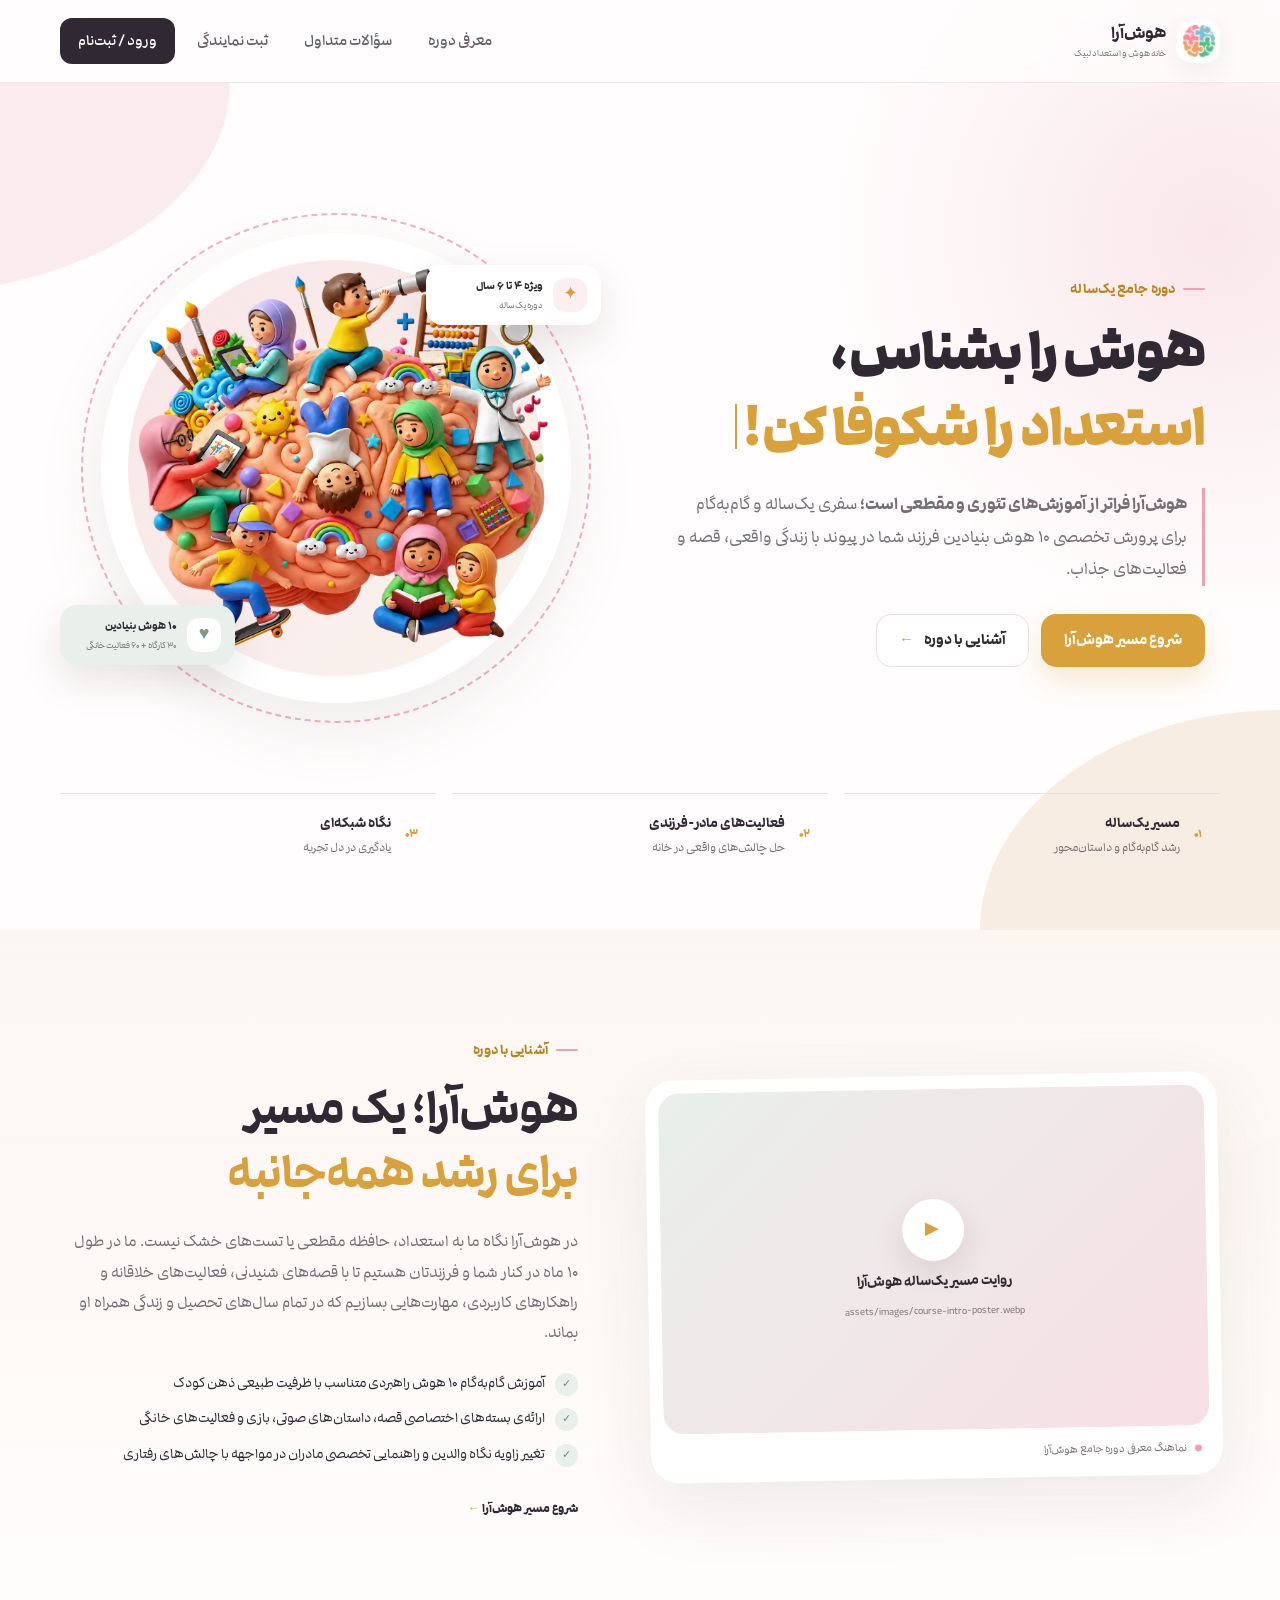
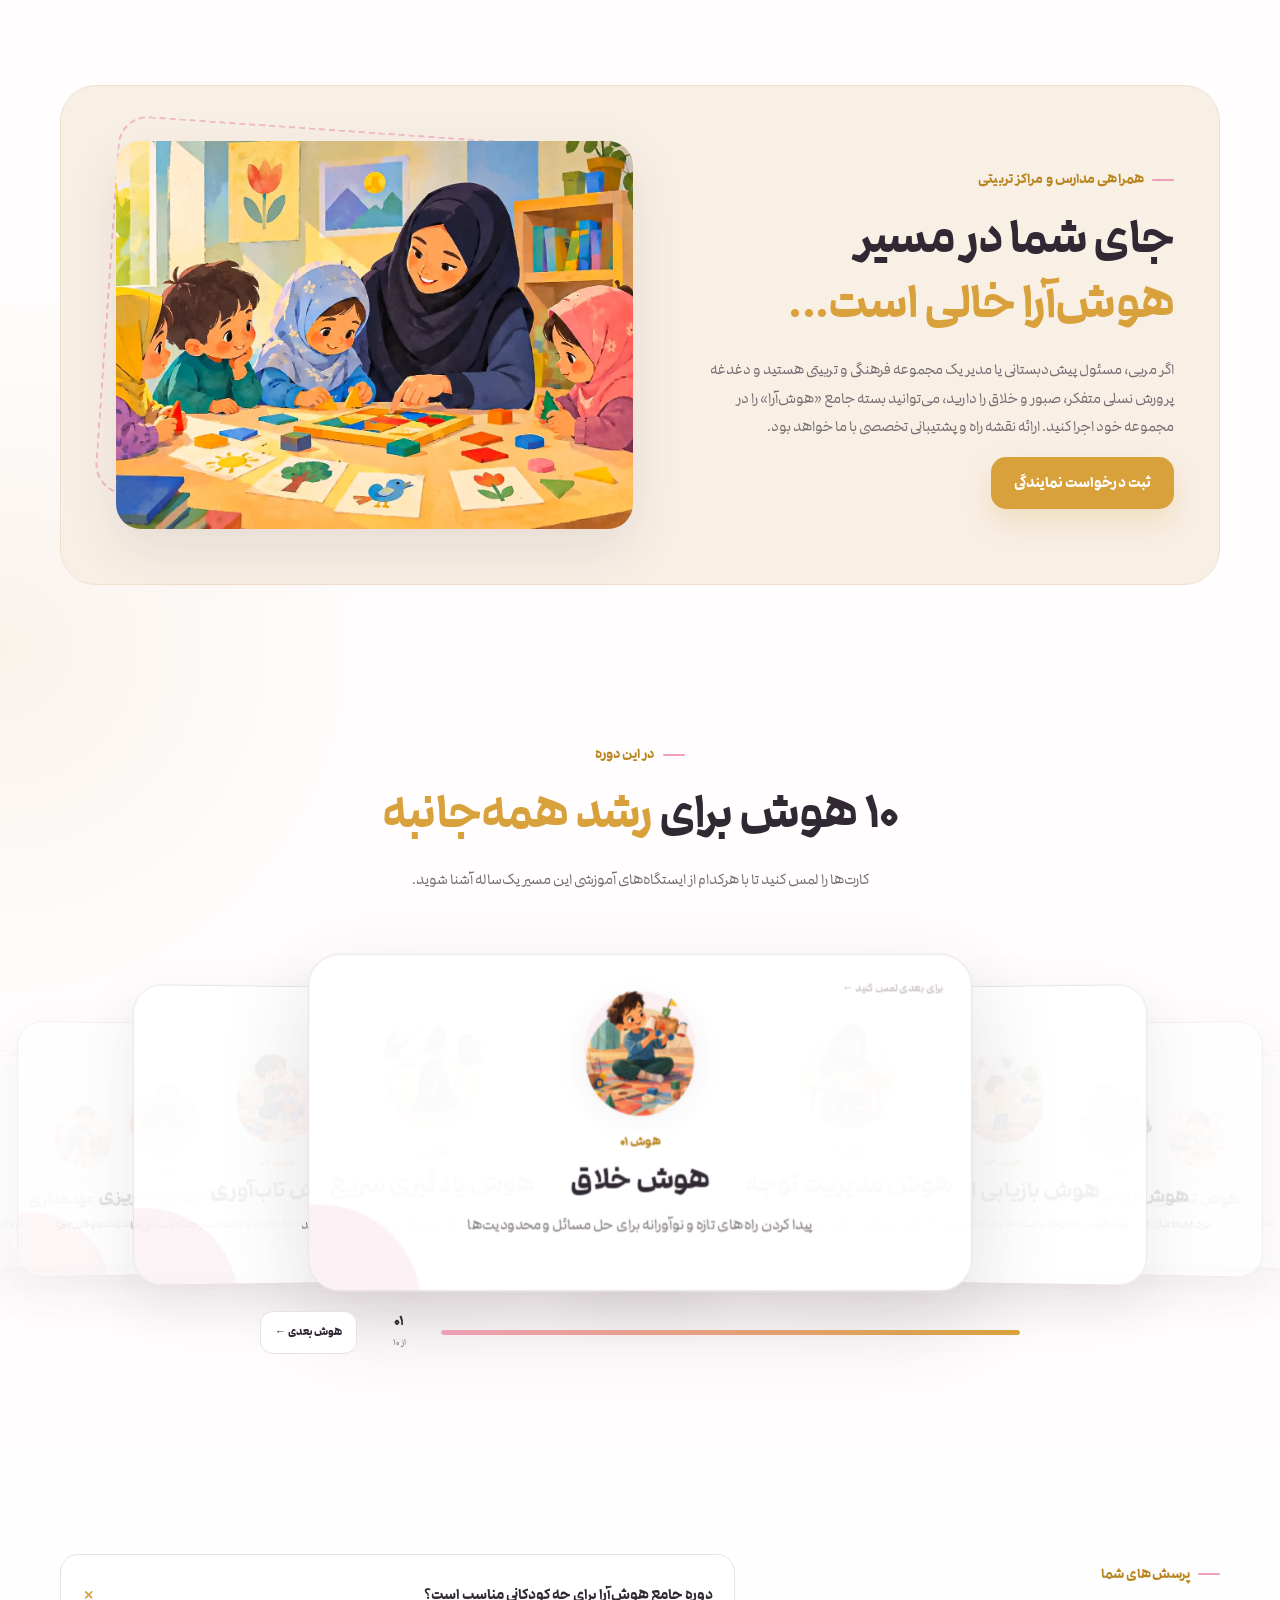
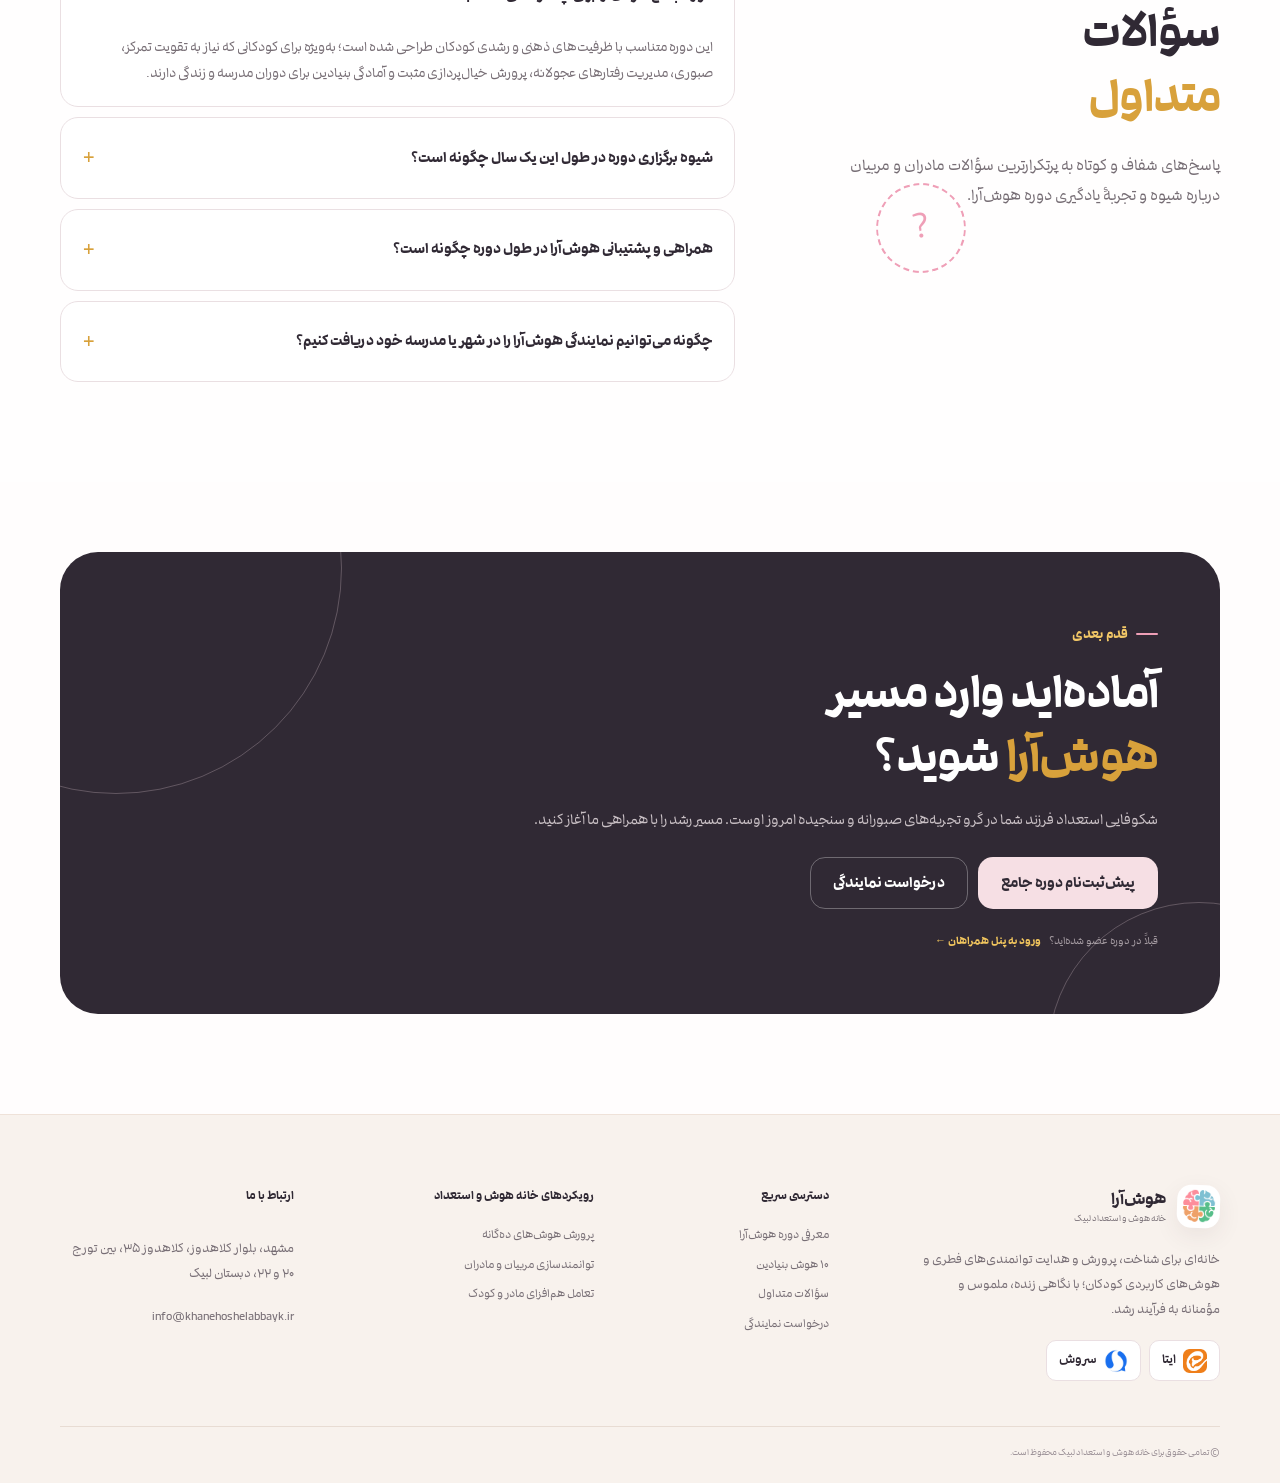
<file: index.html>
<!doctype html>
<html lang="fa" dir="rtl">
  <head>
    <meta charset="UTF-8" />
    <meta name="viewport" content="width=device-width, initial-scale=1.0" />
    <meta
      name="description"
      content="دوره جامع هوش‌آرا؛ نقشه راه یک‌ساله پرورش ۱۰ هوش کاربردی و آینده‌ساز کودکان در خانه هوش و استعداد لبیک"
    />
    <title>دوره جامع هوش‌آرا | خانه هوش و استعداد لبیک</title>
    <link rel="shortcut icon" href="assets/favicon.ico" type="image/x-icon" />
    <link rel="stylesheet" href="css/styles.css" />
  </head>
  <body>
    <header class="site-header">
      <div class="container nav-wrap">
        <a class="brand" href="#top" aria-label="دوره جامع هوش آرا">
          <span class="brand-mark" aria-hidden="true">
            <img
              src="assets/logo/logo.png"
              alt="لوگو دوره جامع هوش آرا"
              width="32"
              height="32"
            />
          </span>
          <span class="brand-text">
            <strong>هوش‌آرا</strong>
            <small>خانه هوش و استعداد لبیک</small>
          </span>
        </a>

        <button
          class="nav-toggle"
          type="button"
          aria-label="باز کردن منو"
          aria-expanded="false"
        >
          <span></span><span></span><span></span>
        </button>

        <nav class="main-nav" aria-label="منوی اصلی">
          <a href="#about">معرفی دوره</a>
          <a href="#faq">سؤالات متداول</a>
          <a href="representive.html">ثبت نمایندگی</a>
          <a class="nav-login" href="student-registration.html">ورود / ثبت‌نام</a>
        </nav>
      </div>
    </header>

    <main id="top">
      <!-- HERO -->
      <section class="hero section">
        <div
          class="page-decoration page-decoration--top"
          aria-hidden="true"
        ></div>
        <div
          class="page-decoration page-decoration--bottom"
          aria-hidden="true"
        ></div>
        <div class="container hero-grid">
          <div class="hero-copy">
            <span class="eyebrow">دوره جامع یک‌ساله</span>
            <h1 style="font-family: Darbareh; font-weight: 900;">
              هوش را بشناس،<br /><em><span class="hero-title-typing">استعداد را شکوفا کن!</span></em>
            </h1>

            <div class="hero-template">
              <p class="hero-note">
                <strong>هوش‌آرا فراتر از آموزش‌های تئوری و مقطعی است؛</strong>
                سفری یک‌ساله و گام‌به‌گام برای پرورش تخصصی ۱۰ هوش بنیادین فرزند
                شما در پیوند با زندگی واقعی، قصه و فعالیت‌های جذاب.
              </p>
              <!-- <p class="hero-note"><strong>پیوند هم‌زمان دل، فکر و دست:</strong> تمرکز و خلاقیت با اجبار ساخته نمی‌شود؛ این‌جا کودکان در دل بازی و تجربه زیسته، مسیر رشد خود را کشف می‌کنند.</p> -->
            </div>

            <div class="hero-actions">
              <a class="btn btn-primary" href="student-registration.html"
                >شروع مسیر هوش‌آرا</a
              >
              <a class="btn btn-ghost" href="#about"
                >آشنایی با دوره <span>←</span></a
              >
            </div>
          </div>

          <div class="hero-visual">
            <div class="visual-frame visual-frame--large">
              <div class="image-placeholder image-placeholder--hero">
                <img
                  src="assets/images/hero.webp"
                  alt="کاراکتر معرفی دوره هوش‌آرا"
                  width="auto"
                  height="400"
                />
              </div>
            </div>
            <div class="dashed-ring"></div>
            <div class="floating-card floating-card--one">
              <span>✦</span>
              <div>
                <strong>ویژه ۴ تا ۶ سال</strong><small>دوره یک‌ساله</small>
              </div>
            </div>
            <div class="floating-card floating-card--two">
              <span>♥</span>
              <div>
                <strong>۱۰ هوش بنیادین</strong
                ><small>۳۰ کارگاه + ۶۰ فعالیت خانگی</small>
              </div>
            </div>
          </div>
        </div>

        <div class="hero-bottom">
          <div class="container">
            <div class="mini-stat">
              <span>۰۱</span>
              <div>
                <strong>مسیر یک‌ساله</strong
                ><small>رشد گام‌به‌گام و داستان‌محور</small>
              </div>
            </div>
            <div class="mini-stat">
              <span>۰۲</span>
              <div>
                <strong>فعالیت‌های مادر-فرزندی</strong
                ><small>حل چالش‌های واقعی در خانه</small>
              </div>
            </div>
            <div class="mini-stat">
              <span>۰۳</span>
              <div>
                <strong>نگاه شبکه‌ای</strong><small>یادگیری در دل تجربه</small>
              </div>
            </div>
          </div>
        </div>
      </section>

      <!-- COURSE INTRO / VIDEO -->
      <section class="intro section" id="about">
        <div class="container intro-grid">
          <div class="video-card">
            <div class="video-inner">
              <div class="video-placeholder">
                <span class="play-button">▶</span>
                <strong>روایت مسیر یک‌ساله هوش‌آرا</strong>
                <small>assets/images/course-intro-poster.webp</small>
              </div>
            </div>
            <div class="video-caption">
              <span class="video-dot"></span>
              <span>نماهنگ معرفی دوره جامع هوش‌آرا</span>
            </div>
          </div>

          <div class="section-copy">
            <span class="eyebrow">آشنایی با دوره</span>
            <h2>هوش‌آرا؛ یک مسیر<br /><em>برای رشد همه‌جانبه</em></h2>
            <p>
              در هوش‌آرا نگاه ما به استعداد، حافظه مقطعی یا تست‌های خشک نیست. ما
              در طول ۱۰ ماه در کنار شما و فرزندتان هستیم تا با قصه‌های شنیدنی،
              فعالیت‌های خلاقانه و راهکارهای کاربردی، مهارت‌هایی بسازیم که در
              تمام سال‌های تحصیل و زندگی همراه او بماند.
            </p>
            <ul class="check-list">
              <li>
                <span>✓</span> آموزش گام‌به‌گام ۱۰ هوش راهبردی متناسب با ظرفیت
                طبیعی ذهن کودک
              </li>
              <li>
                <span>✓</span> ارائه‌ی بسته‌های اختصاصی قصه، داستان‌های صوتی،
                بازی و فعالیت‌های خانگی
              </li>
              <li>
                <span>✓</span> تغییر زاویه نگاه والدین و راهنمایی تخصصی مادران
                در مواجهه با چالش‌های رفتاری
              </li>
            </ul>
            <a class="text-link" href="representive.html"
              >شروع مسیر هوش‌آرا <span>←</span></a
            >
          </div>
        </div>
      </section>

      <!-- REPRESENTATIVE VISUAL -->
      <section class="representative section" id="representative">
        <div class="container representative-box">
          <div class="representative-copy">
            <span class="eyebrow">همراهی مدارس و مراکز تربیتی</span>
            <h2>جای شما در مسیر<br /><em>هوش‌آرا خالی است...</em></h2>
            <p>
              اگر مربی، مسئول پیش‌دبستانی یا مدیر یک مجموعه فرهنگی و تربیتی
              هستید و دغدغه پرورش نسلی متفکر، صبور و خلاق را دارید، می‌توانید
              بسته جامع «هوش‌آرا» را در مجموعه خود اجرا کنید. ارائه نقشه راه و
              پشتیبانی تخصصی با ما خواهد بود.
            </p>
            <a class="btn btn-primary" href="representive.html"
              >ثبت درخواست نمایندگی</a
            >
          </div>
          <div class="representative-visual">
            <img
              class="representative-image"
              src="assets/images/description-picture.webp"
              alt="مربی و کودکان در حال فعالیت آموزشی و خلاقانه"
            />
          </div>
        </div>
      </section>

      <!-- FEATURE CARDS / 10 INTELLIGENCES -->
      <section class="features section" id="intelligences">
        <div class="container">
          <div class="section-heading centered">
            <span class="eyebrow">در این دوره</span>
            <h2>۱۰ هوش برای <em>رشد همه‌جانبه</em></h2>
            <p>
              کارت‌ها را لمس کنید تا با هرکدام از ایستگاه‌های آموزشی این مسیر
              یک‌ساله آشنا شوید.
            </p>
          </div>

            <div class="intelligence-deck" aria-label="معرفی ۱۰ هوش هوش‌آرا">
              <div class="intelligence-stage">
                <article
                  class="intelligence-card is-active"
                  data-index="0"
                  tabindex="0"
                >
                  <div class="intelligence-card-top">
                    <span class="intelligence-hint">برای بعدی لمس کنید ←</span>
                  </div>
                  <div class="intelligence-icon intelligence-icon--pink"><img src="assets/images/10-HOOSH/هوش خلاق.webp" alt="کودکی در حال ساختن وسیله‌ای خلاقانه"></div>
                  <div class="intelligence-content">
                    <span class="intelligence-kicker">هوش ۰۱</span>
                    <h3>هوش خلاق</h3>
                    <p>
                      پیدا کردن راه‌های تازه و نوآورانه برای حل مسائل و محدودیت‌ها
                    </p>
                  </div>
                </article>
                <article class="intelligence-card" data-index="1" tabindex="0">
                  <div class="intelligence-card-top"></div>
                  <div class="intelligence-icon intelligence-icon--gold"><img src="assets/images/10-HOOSH/هوش مدیریت توجه.webp" alt="کودکی در حال ساختن وسیله‌ای خلاقانه"></div>
                  <div class="intelligence-content">
                    <span class="intelligence-kicker">هوش ۰۲</span>
                    <h3>هوش مدیریت توجه</h3>
                    <p>هدایت آگاهانه توجه و حفظ تمرکز بر کارها و اهداف</p>
                  </div>
                </article>
                <article class="intelligence-card" data-index="2" tabindex="0">
                  <div class="intelligence-card-top"></div>
                  <div class="intelligence-icon intelligence-icon--green"><img src="assets/images/10-HOOSH/هوش بازیابی اطلاعات.webp" alt="کودکی در حال ساختن وسیله‌ای خلاقانه"></div>
                  <div class="intelligence-content">
                    <span class="intelligence-kicker">هوش ۰۳</span>
                    <h3>هوش بازیابی اطلاعات</h3>
                    <p>
                      به‌یادآوردن به‌موقع دانسته‌ها و استفاده از تجربه‌های گذشته
                    </p>
                  </div>
                </article>
                <article class="intelligence-card" data-index="3" tabindex="0">
                  <div class="intelligence-card-top"></div>
                  <div class="intelligence-icon intelligence-icon--blue"><img src="assets/images/10-HOOSH/هوش روایی معنایی.webp" alt="کودکی در حال ساختن وسیله‌ای خلاقانه"></div>
                  <div class="intelligence-content">
                    <span class="intelligence-kicker">هوش ۰۴</span>
                    <h3>هوش روایی‌معنایی</h3>
                    <p>درک ارتباط میان کلمات، مفاهیم و ارائه معنای منسجم</p>
                  </div>
                </article>
                <article class="intelligence-card" data-index="4" tabindex="0">
                  <div class="intelligence-card-top"></div>
                  <div class="intelligence-icon intelligence-icon--cream"><img src="assets/images/10-HOOSH/هوش تحلیلی.webp" alt="کودکی در حال ساختن وسیله‌ای خلاقانه"></div>
                  <div class="intelligence-content">
                    <span class="intelligence-kicker">هوش ۰۵</span>
                    <h3>هوش تحلیلی</h3>
                    <p>کشف روابط، الگوها و علت‌های پنهان میان پدیده‌ها</p>
                  </div>
                </article>
                <article class="intelligence-card" data-index="5" tabindex="0">
                  <div class="intelligence-card-top"></div>
                  <div class="intelligence-icon intelligence-icon--pink"><img src="assets/images/10-HOOSH/هوش انتقادی.webp" alt="کودکی در حال ساختن وسیله‌ای خلاقانه"></div>
                  <div class="intelligence-content">
                    <span class="intelligence-kicker">هوش ۰۶</span>
                    <h3>هوش انتقادی</h3>
                    <p>بررسی ادعاها، پرسیدن سؤال‌های درست و سنجش منطقی اطلاعات</p>
                  </div>
                </article>
                <article class="intelligence-card" data-index="6" tabindex="0">
                  <div class="intelligence-card-top"></div>
                  <div class="intelligence-icon intelligence-icon--gold"><img src="assets/images/10-HOOSH/هوش عهده داری.webp" alt="کودکی در حال ساختن وسیله‌ای خلاقانه"></div>
                  <div class="intelligence-content">
                    <span class="intelligence-kicker">هوش ۰۷</span>
                    <h3>هوش عهده‌داری</h3>
                    <p>
                      پذیرفتن مسئولیت انتخاب‌ها و اقدام فعالانه برای انجام وظایف
                    </p>
                  </div>
                </article>
                <article class="intelligence-card" data-index="7" tabindex="0">
                  <div class="intelligence-card-top"></div>
                  <div class="intelligence-icon intelligence-icon--green"><img src="assets/images/10-HOOSH/هوش برنامه ریزی.webp" alt="کودکی در حال ساختن وسیله‌ای خلاقانه"></div>
                  <div class="intelligence-content">
                    <span class="intelligence-kicker">هوش ۰۸</span>
                    <h3>هوش برنامه‌ریزی</h3>
                    <p>تبدیل هدف‌ها به مسیر مشخص، مرحله‌بندی‌شده و قابل اجرا</p>
                  </div>
                </article>
                <article class="intelligence-card" data-index="8" tabindex="0">
                  <div class="intelligence-card-top"></div>
                  <div class="intelligence-icon intelligence-icon--blue"><img src="assets/images/10-HOOSH/هوش تاب آوری.webp" alt="کودکی در حال ساختن وسیله‌ای خلاقانه"></div>
                  <div class="intelligence-content">
                    <span class="intelligence-kicker">هوش ۰۹</span>
                    <h3>هوش تاب‌آوری</h3>
                    <p>
                      مدیریت سازنده دشواری‌ها، حفظ تعادل و ادامه مسیر هنگام
                      سختی‌ها
                    </p>
                  </div>
                </article>
                <article class="intelligence-card" data-index="9" tabindex="0">
                  <div class="intelligence-card-top"></div>
                  <div class="intelligence-icon intelligence-icon--cream"><img src="assets/images/10-HOOSH/هوش یادگیری سریع.webp" alt="کودکی در حال ساختن وسیله‌ای خلاقانه"></div>
                  <div class="intelligence-content">
                    <span class="intelligence-kicker">هوش ۱۰</span>
                    <h3>هوش یادگیری سریع</h3>
                    <p>یادگیری سریع از تجربه‌ها و سازگار شدن با شرایط جدید</p>
                  </div>
                </article>
              </div>

              <div class="intelligence-controls">
                <div
                  class="intelligence-progress"
                  aria-label="پیشرفت معرفی هوش‌ها"
                >
                  <span></span>
                </div>
                <div class="intelligence-counter">
                  <strong>۰۱</strong><small>از ۱۰</small>
                </div>
                <button class="intelligence-next" type="button">
                  هوش بعدی <span>←</span>
                </button>
              </div>
            </div>
        </div>
      </section>

      <!-- FAQ -->
      <section class="faq section" id="faq">
        <div class="container faq-grid">
          <div class="section-copy faq-intro">
            <span class="eyebrow">پرسش‌های شما</span>
            <h2>سؤالات<br /><em>متداول</em></h2>
            <p>
              پاسخ‌های شفاف و کوتاه به پرتکرارترین سؤالات مادران و مربیان درباره
              شیوه و تجربۀ یادگیری دوره هوش‌آرا.
            </p>
            <div class="faq-decoration">?</div>
          </div>

          <div class="accordion">
            <div class="faq-item is-open">
              <button class="faq-question" type="button" aria-expanded="true">
                <span>دوره جامع هوش‌آرا برای چه کودکانی مناسب است؟</span>
                <b>+</b>
              </button>
              <div class="faq-answer">
                <p>
                  این دوره متناسب با ظرفیت‌های ذهنی و رشدی کودکان طراحی شده است؛
                  به‌ویژه برای کودکانی که نیاز به تقویت تمرکز، صبوری، مدیریت
                  رفتارهای عجولانه، پرورش خیال‌پردازی مثبت و آمادگی بنیادین برای
                  دوران مدرسه و زندگی دارند.
                </p>
              </div>
            </div>

            <div class="faq-item">
              <button class="faq-question" type="button" aria-expanded="false">
                <span>شیوه برگزاری دوره در طول این یک سال چگونه است؟</span>
                <b>+</b>
              </button>
              <div class="faq-answer">
                <p>
                  دوره هوش‌آرا در قالب بسته‌های محتوایی ماهانه شامل سناریوهای
                  داستانی (همچون زنگ تربیت)، بازی‌های حسی-حرکتی، راهنماهای
                  کاربردی برای مادران و چالش‌های تعاملی در خانه ارائه می‌شود تا
                  آموزش با حال‌وهوای زندگی کودک گره بخورد.
                </p>
              </div>
            </div>

            <div class="faq-item">
              <button class="faq-question" type="button" aria-expanded="false">
                <span>همراهی و پشتیبانی هوش‌آرا در طول دوره چگونه است؟</span>
                <b>+</b>
              </button>
              <div class="faq-answer">
                <p>
                  تحقیقات مغزی و تربیتی نشان داده تمرکز و یادگیری وقتی پایدار
                  می‌شود که دل کودک با محبت و معنا گرم باشد، فکر او هدف مشخصی
                  ببیند و دست‌هایش با ابزارهای واقعی درگیر ساختن شوند؛ نه با
                  فشردن دکمه‌ها و حفظ کردن تعاریف.
                </p>
              </div>
            </div>

            <div class="faq-item">
              <button class="faq-question" type="button" aria-expanded="false">
                <span
                  >چگونه می‌توانیم نمایندگی هوش‌آرا را در شهر یا مدرسه خود
                  دریافت کنیم؟</span
                >
                <b>+</b>
              </button>
              <div class="faq-answer">
                <p>
                  با پر کردن فرم ثبت نمایندگی، کارشناسان خانه هوش و استعداد لبیک
                  با شما تماس خواهند گرفت تا شرایط همکاری، بسته‌های آموزشی و
                  دوره‌های توانمندسازی مربیان مجموعه شما هماهنگ شود.
                </p>
              </div>
            </div>
          </div>
        </div>
      </section>

      <!-- CTA -->
      <section class="cta section" id="register">
        <div class="container">
          <div class="cta-card">
            <div class="cta-pattern"></div>
            <div class="cta-content">
              <span class="eyebrow">قدم بعدی</span>
              <h2>آماده‌اید وارد مسیر<br /><em>هوش‌آرا</em> شوید؟</h2>
              <p>
                شکوفایی استعداد فرزند شما در گرو تجربه‌های صبورانه و سنجیده
                امروز اوست. مسیر رشد را با همراهی ما آغاز کنید.
              </p>
              <div class="cta-actions">
                <a class="btn btn-primary btn-light" href="representive.html"
                  >پیش‌ثبت‌نام دوره جامع</a
                >
                <a class="btn btn-outline-light" href="representive.html"
                  >درخواست نمایندگی</a
                >
              </div>
              <div class="login-row">
                <span>قبلاً در دوره عضو شده‌اید؟</span>
                <a href="representive.html">ورود به پنل همراهان ←</a>
              </div>
            </div>
          </div>
        </div>
      </section>
    </main>

    <footer class="site-footer">
      <div class="container footer-grid">
        <div class="footer-brand">
          <a class="brand" href="#top">
            <span class="brand-mark" aria-hidden="true">
              <img
                src="assets/logo/logo.png"
                alt="لوگو دوره جامع هوش آرا"
                width="32"
                height="32"
              />
            </span>
            <span class="brand-text">
              <strong>هوش‌آرا</strong>
              <small>خانه هوش و استعداد لبیک</small>
            </span>
          </a>
          <p>
            خانه‌ای برای شناخت، پرورش و هدایت توانمندی‌های فطری و هوش‌های
            کاربردی کودکان؛ با نگاهی زنده، ملموس و مؤمنانه به فرآیند رشد.
          </p>
          <div class="socials">
            <a href="https://eitaa.com/khanehoshelabbayk" aria-label="ایتا"
              ><img
                class="social-icon"
                src="assets/images/eitaa.png"
                alt=""
              /><span>ایتا</span></a
            >
            <a href="https://splus.ir/khanehoshelabbayk" aria-label="سروش"
              ><img
                class="social-icon"
                src="assets/images/splus.webp"
                alt=""
              /><span>سروش</span></a
            >
          </div>
        </div>

        <div class="footer-column">
          <h3>دسترسی سریع</h3>
          <a href="#about">معرفی دوره هوش‌آرا</a>
          <a href="#intelligences">۱۰ هوش بنیادین</a>
          <a href="#faq">سؤالات متداول</a>
          <a href="representive.html">درخواست نمایندگی</a>
        </div>

        <div class="footer-column">
          <h3>رویکردهای خانه هوش و استعداد</h3>
          <a href="#">پرورش ‌هوش‌های ده‌گانه</a>
          <a href="#">توانمندسازی مربیان و مادران</a>
          <a href="#">تعامل هم‌افزای مادر و کودک</a>
        </div>

        <div class="footer-column">
          <h3>ارتباط با ما</h3>
          <p>مشهد، بلوار کلاهدوز، کلاهدوز ۳۵، بین تورج ۲۰ و ۲۲، دبستان لبیک</p>
          <a class="footer-email" href="mailto:info@khanehoshelabbayk.ir"
            >info@khanehoshelabbayk.ir</a
          >
        </div>
      </div>

      <div class="container footer-bottom">
        <span>© تمامی حقوق برای خانه هوش و استعداد لبیک محفوظ است.</span>
      </div>
    </footer>

    <script src="js/main.js"></script>
    <script>
      (() => {
        const deck = document.querySelector(".intelligence-deck");
        if (!deck) return;
        const cards = [...deck.querySelectorAll(".intelligence-card")];
        const progress = deck.querySelector(".intelligence-progress span");
        const counter = deck.querySelector(".intelligence-counter strong");
        const next = deck.querySelector(".intelligence-next");
        let current = 0;
        let autoTimer = null;
        const AUTO_TIME = 8000;
        let remainingTime = AUTO_TIME;
        let timerStartedAt = 0;
        let isPaused = false;
        const fa = ["۰", "۱", "۲", "۳", "۴", "۵", "۶", "۷", "۸", "۹"];
        const faNum = (n) =>
          String(n)
            .padStart(2, "0")
            .split("")
            .map((x) => fa[Number(x)])
            .join("");

        function show(index) {
          current = (index + cards.length) % cards.length;
          cards.forEach((card, i) => {
            let delta = i - current;
            if (delta > cards.length / 2) delta -= cards.length;
            if (delta < -cards.length / 2) delta += cards.length;
            card.dataset.position = delta;
            card.classList.toggle("is-active", delta === 0);
            card.setAttribute("aria-hidden", delta === 0 ? "false" : "true");
            card.style.zIndex = String(40 - Math.abs(delta));
          });
          counter.textContent = faNum(current + 1);
          remainingTime = AUTO_TIME;
          progress.style.transition = "none";
          progress.style.width = "0%";
          progress.offsetWidth;
          if (!isPaused) {
            progress.style.transition = `width ${AUTO_TIME}ms linear`;
            progress.style.width = "100%";
          }
        }

        function startAutoPlay(duration = AUTO_TIME) {
          clearTimeout(autoTimer);
          if (isPaused) return;
          remainingTime = duration;
          timerStartedAt = performance.now();
          autoTimer = setTimeout(() => advance(), duration);
        }

        function pauseAutoPlay() {
          if (isPaused) return;
          isPaused = true;
          clearTimeout(autoTimer);
          if (timerStartedAt) {
            remainingTime = Math.max(0, remainingTime - (performance.now() - timerStartedAt));
          }
          const width = parseFloat(getComputedStyle(progress).width) || 0;
          const total = progress.parentElement.clientWidth || 1;
          progress.style.transition = "none";
          progress.style.width = `${Math.min(100, (width / total) * 100)}%`;
          progress.offsetWidth;
        }

        function resumeAutoPlay() {
          if (!isPaused) return;
          isPaused = false;
          progress.style.transition = `width ${remainingTime}ms linear`;
          progress.offsetWidth;
          progress.style.width = "100%";
          startAutoPlay(remainingTime);
        }

        function advance() {
          show(current + 1);
          startAutoPlay();
        }

        function previous() {
          show(current - 1);
          startAutoPlay();
        }

        deck.addEventListener("click", (e) => {
          const card = e.target.closest(".intelligence-card");
          if (!card) return;
          const position = Number(card.dataset.position || 0);
          if (position === 0) advance();
          else if (position === -1 || position === 1) {
            show(current + position);
            startAutoPlay();
          }
        });

        deck.addEventListener("keydown", (e) => {
          const card = e.target.closest(".intelligence-card");
          if (!card) return;
          if (e.key === "Enter" || e.key === " ") {
            e.preventDefault();
            advance();
          }
          if (e.key === "ArrowLeft") {
            e.preventDefault();
            advance();
          }
          if (e.key === "ArrowRight") {
            e.preventDefault();
            previous();
          }
        });

        next.addEventListener("click", advance);
        cards.forEach((card) => {
          card.addEventListener("pointerenter", pauseAutoPlay);
          card.addEventListener("pointerleave", resumeAutoPlay);
          card.addEventListener("pointerdown", (event) => {
            if (event.pointerType === "touch") pauseAutoPlay();
          });
          card.addEventListener("pointerup", (event) => {
            if (event.pointerType === "touch") resumeAutoPlay();
          });
          card.addEventListener("pointercancel", resumeAutoPlay);
        });
        show(0);
        startAutoPlay();
      })();
    </script>
  </body>
</html>
</file>
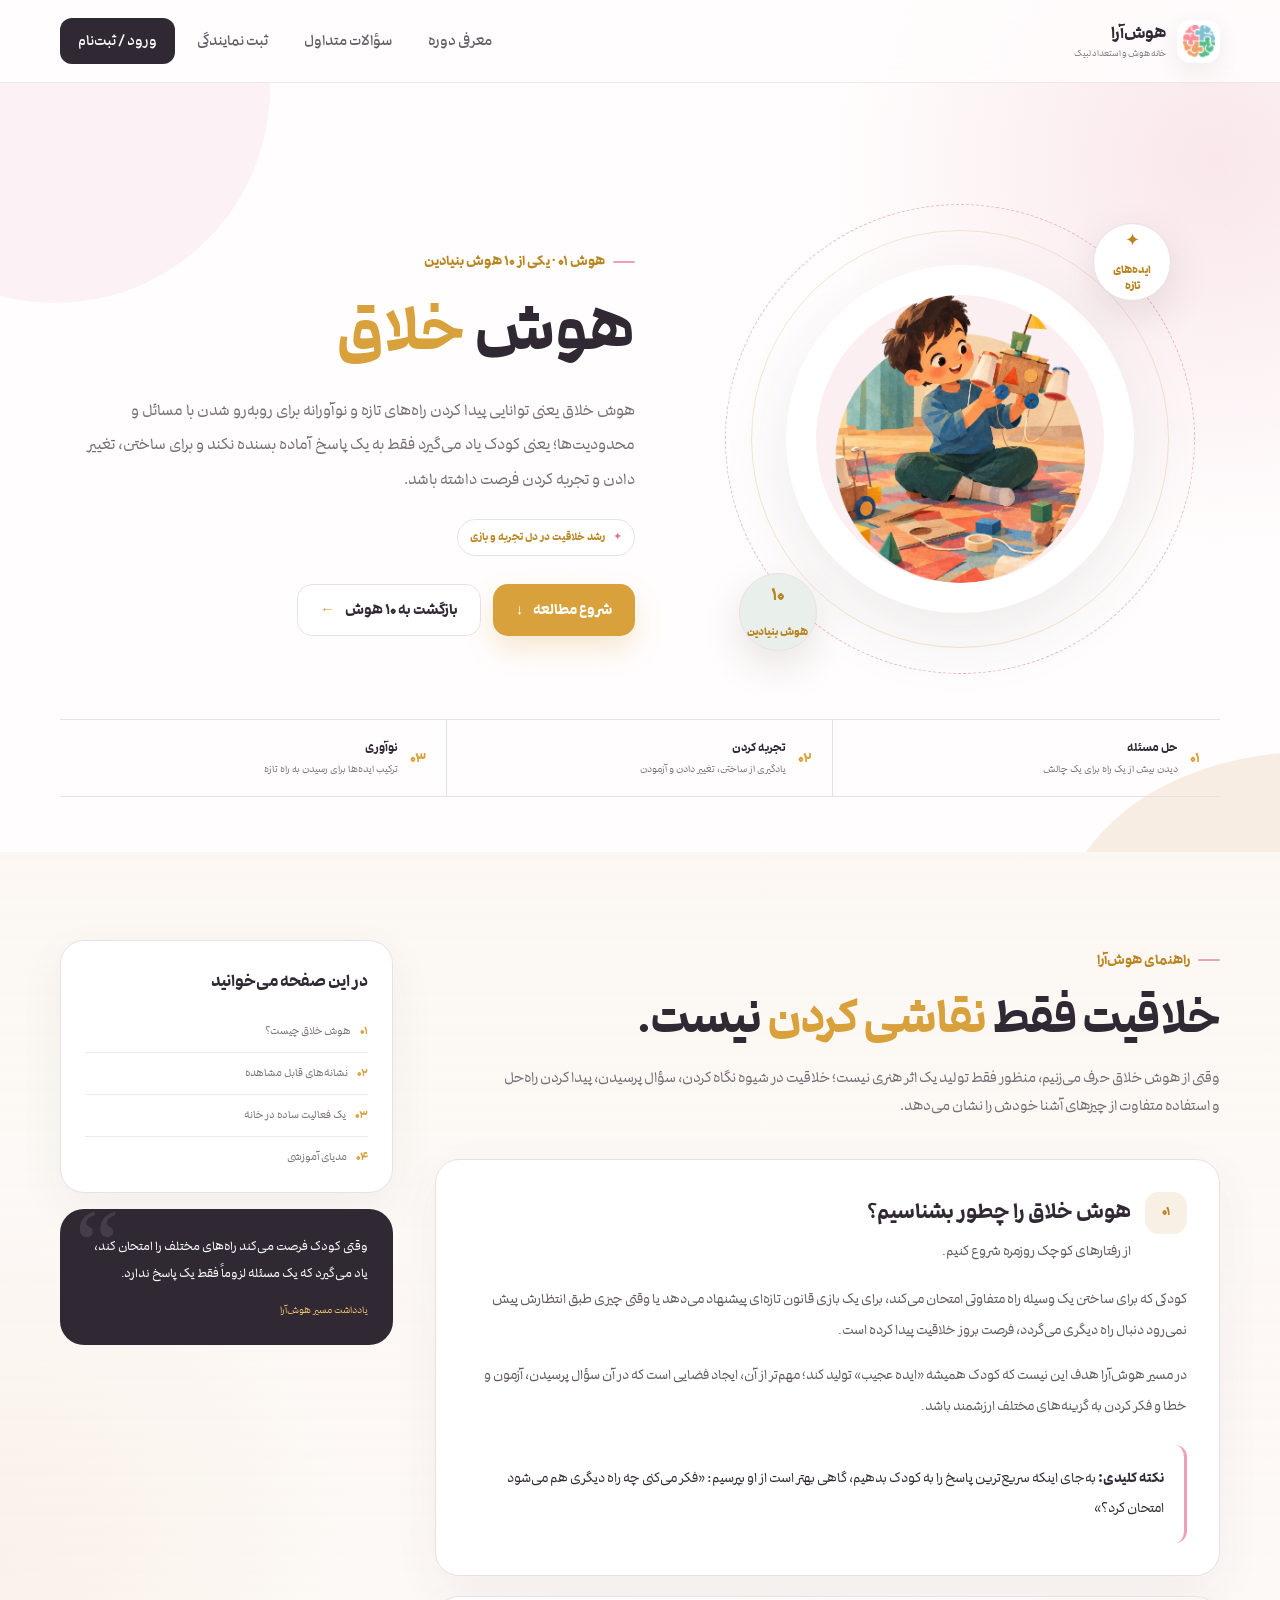
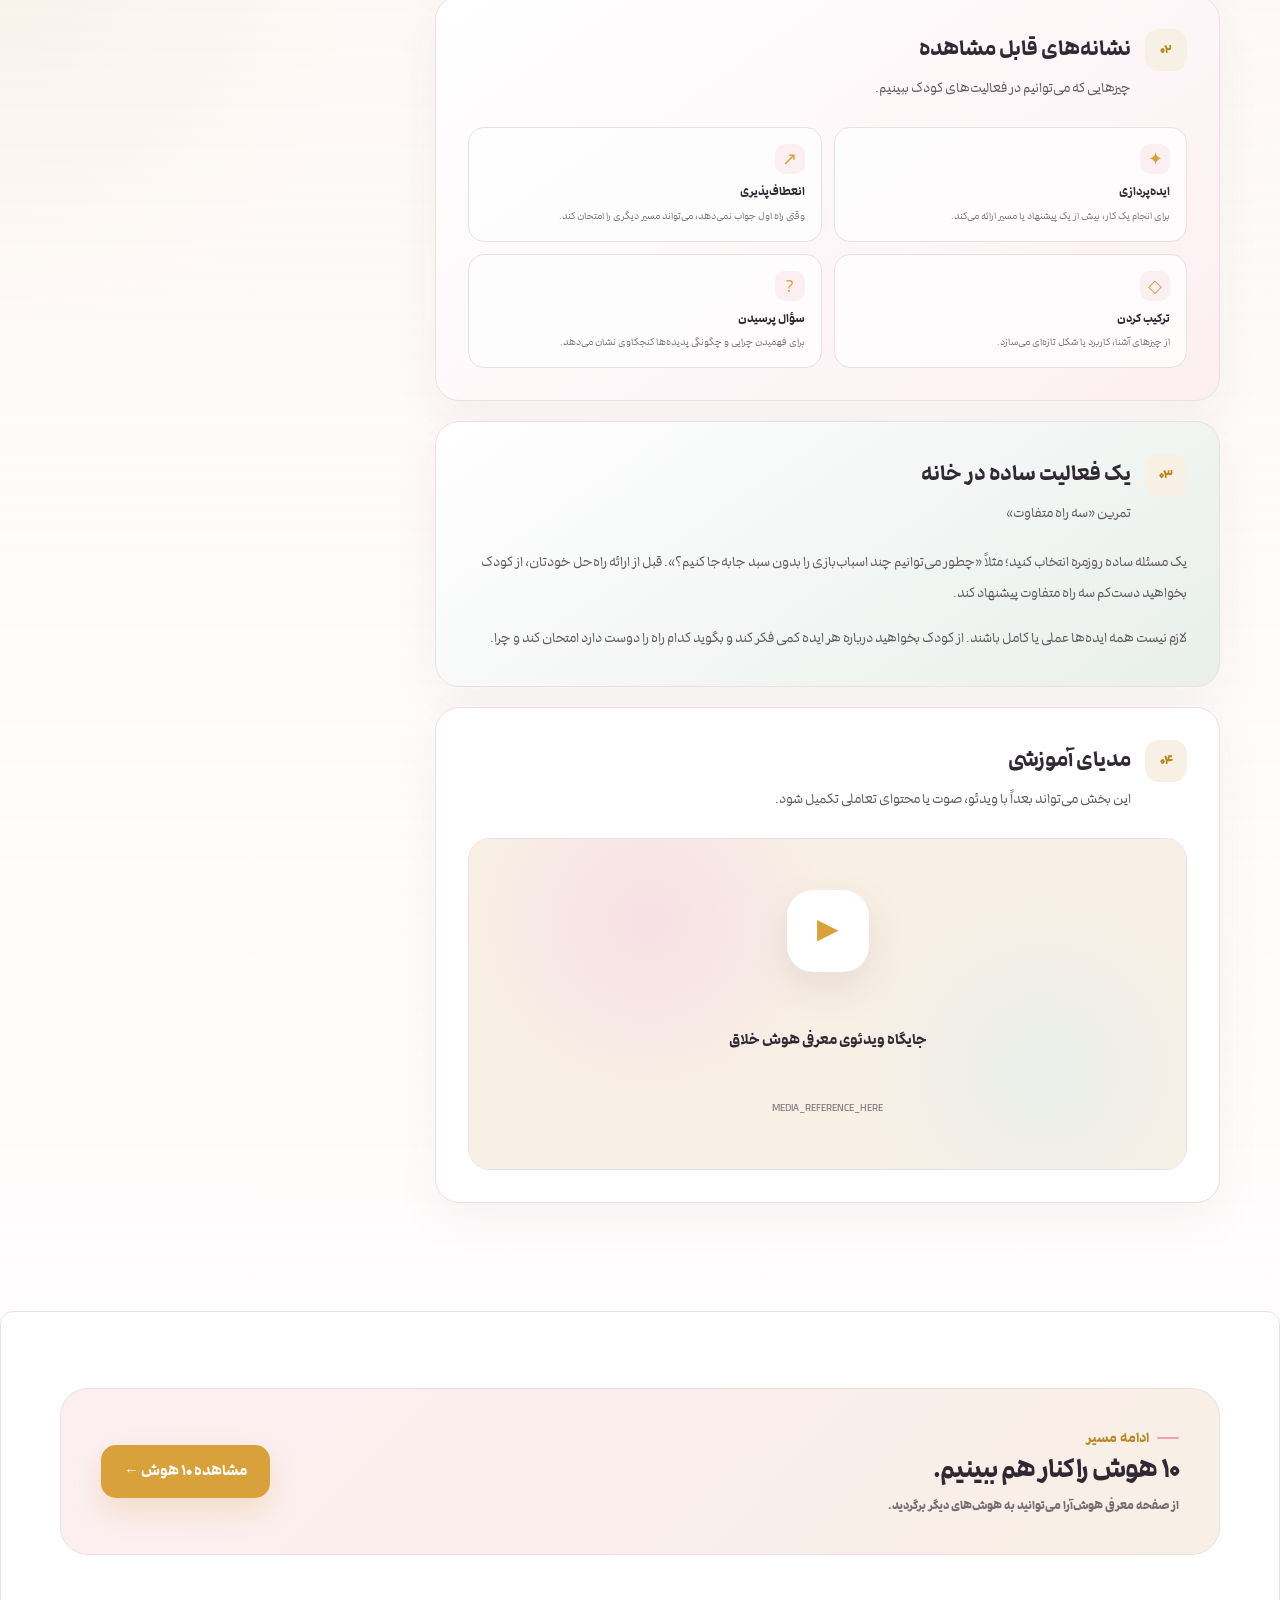
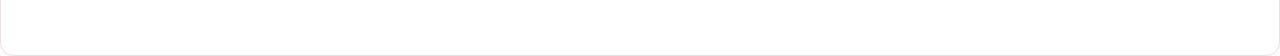
<file: intelligence.html>
<!doctype html>
<html lang="fa" dir="rtl">
<head>
  <meta charset="UTF-8">
  <meta name="viewport" content="width=device-width, initial-scale=1.0">
  <meta name="description" content="معرفی هوش خلاق در دوره جامع هوش‌آرا">
  <title>هوش خلاق | دوره جامع هوش‌آرا</title>
  <link rel="shortcut icon" href="assets/favicon.ico" type="image/x-icon">
  <link rel="stylesheet" href="css/styles.css">
</head>

<body class="intelligence-detail-page">

  <header class="site-header">
    <div class="container nav-wrap">
      <a class="brand" href="index.html" aria-label="دوره جامع هوش آرا">
        <span class="brand-mark" aria-hidden="true">
          <img src="assets/logo/logo.png" alt="لوگو دوره جامع هوش‌آرا" width="32" height="32">
        </span>
        <span class="brand-text">
          <strong>هوش‌آرا</strong>
          <small>خانه هوش و استعداد لبیک</small>
        </span>
      </a>

      <button class="nav-toggle" type="button" aria-label="باز کردن منو" aria-expanded="false">
        <span></span><span></span><span></span>
      </button>

      <nav class="main-nav" aria-label="منوی اصلی">
        <a href="index.html#about">معرفی دوره</a>
        <a href="index.html#faq">سؤالات متداول</a>
        <a href="representive.html">ثبت نمایندگی</a>
        <a class="nav-login" href="student-registration.html">ورود / ثبت‌نام</a>
      </nav>
    </div>
  </header>

  <main id="top">

    <section class="intelligence-detail-hero">
      <div class="container intelligence-detail-hero-grid">

        <div class="intelligence-detail-copy">
          <span class="eyebrow">هوش ۰۱ · یکی از ۱۰ هوش بنیادین</span>
          <h1>هوش <em>خلاق</em></h1>
          <p class="intelligence-detail-lead">
            هوش خلاق یعنی توانایی پیدا کردن راه‌های تازه و نوآورانه برای روبه‌رو شدن
            با مسائل و محدودیت‌ها؛ یعنی کودک یاد می‌گیرد فقط به یک پاسخ آماده بسنده
            نکند و برای ساختن، تغییر دادن و تجربه کردن فرصت داشته باشد.
          </p>
          <span class="intelligence-detail-tag">رشد خلاقیت در دل تجربه و بازی</span>
          <div class="hero-actions intelligence-detail-actions">
            <a class="btn btn-primary" href="#article">شروع مطالعه <span>↓</span></a>
            <a class="btn btn-ghost" href="index.html#intelligences">بازگشت به ۱۰ هوش <span>←</span></a>
          </div>
        </div>

        <div class="intelligence-detail-visual" aria-label="تصویر نمادین هوش خلاق">
          <div class="intelligence-detail-orbit">
            <div class="intelligence-detail-image">
              <img src="assets/images/10-HOOSH/هوش خلاق.webp" alt="تصویر نمادین هوش خلاق">
            </div>
            <div class="intelligence-detail-badge intelligence-detail-badge--top">
              <strong>✦</strong>
              ایده‌های<br>تازه
            </div>
            <div class="intelligence-detail-badge intelligence-detail-badge--bottom">
              <strong>۱۰</strong>
              هوش بنیادین
            </div>
          </div>
        </div>

      </div>

      <div class="container intelligence-detail-facts">
        <div class="intelligence-detail-fact">
          <b>۰۱</b>
          <div><strong>حل مسئله</strong><small>دیدن بیش از یک راه برای یک چالش</small></div>
        </div>
        <div class="intelligence-detail-fact">
          <b>۰۲</b>
          <div><strong>تجربه کردن</strong><small>یادگیری از ساختن، تغییر دادن و آزمودن</small></div>
        </div>
        <div class="intelligence-detail-fact">
          <b>۰۳</b>
          <div><strong>نوآوری</strong><small>ترکیب ایده‌ها برای رسیدن به راه تازه</small></div>
        </div>
      </div>
    </section>

    <section class="intelligence-article" id="article">
      <div class="container intelligence-article-grid">

        <article class="intelligence-article-main">
          <div class="intelligence-article-intro">
            <span class="eyebrow">راهنمای هوش‌آرا</span>
            <h2>خلاقیت فقط <em>نقاشی کردن</em> نیست.</h2>
            <p>
              وقتی از هوش خلاق حرف می‌زنیم، منظور فقط تولید یک اثر هنری نیست؛
              خلاقیت در شیوه نگاه کردن، سؤال پرسیدن، پیدا کردن راه‌حل و استفاده
              متفاوت از چیزهای آشنا خودش را نشان می‌دهد.
            </p>
          </div>

          <section class="intelligence-section">
            <div class="intelligence-section-heading">
              <span class="intelligence-section-number">۰۱</span>
              <div>
                <h3>هوش خلاق را چطور بشناسیم؟</h3>
                <p>از رفتارهای کوچک روزمره شروع کنیم.</p>
              </div>
            </div>
            <p>
              کودکی که برای ساختن یک وسیله راه متفاوتی امتحان می‌کند، برای یک بازی
              قانون تازه‌ای پیشنهاد می‌دهد یا وقتی چیزی طبق انتظارش پیش نمی‌رود
              دنبال راه دیگری می‌گردد، فرصت بروز خلاقیت پیدا کرده است.
            </p>
            <p>
              در مسیر هوش‌آرا هدف این نیست که کودک همیشه «ایده عجیب» تولید کند؛
              مهم‌تر از آن، ایجاد فضایی است که در آن سؤال پرسیدن، آزمون و خطا و
              فکر کردن به گزینه‌های مختلف ارزشمند باشد.
            </p>
            <p class="intelligence-highlight">
              <strong>نکته کلیدی:</strong>
              به‌جای اینکه سریع‌ترین پاسخ را به کودک بدهیم، گاهی بهتر است از او
              بپرسیم: «فکر می‌کنی چه راه دیگری هم می‌شود امتحان کرد؟»
            </p>
          </section>

          <section class="intelligence-section intelligence-section--pink">
            <div class="intelligence-section-heading">
              <span class="intelligence-section-number">۰۲</span>
              <div>
                <h3>نشانه‌های قابل مشاهده</h3>
                <p>چیزهایی که می‌توانیم در فعالیت‌های کودک ببینیم.</p>
              </div>
            </div>

            <div class="intelligence-points">
              <div class="intelligence-point">
                <span>✦</span>
                <strong>ایده‌پردازی</strong>
                <small>برای انجام یک کار، بیش از یک پیشنهاد یا مسیر ارائه می‌کند.</small>
              </div>
              <div class="intelligence-point">
                <span>↗</span>
                <strong>انعطاف‌پذیری</strong>
                <small>وقتی راه اول جواب نمی‌دهد، می‌تواند مسیر دیگری را امتحان کند.</small>
              </div>
              <div class="intelligence-point">
                <span>◇</span>
                <strong>ترکیب کردن</strong>
                <small>از چیزهای آشنا، کاربرد یا شکل تازه‌ای می‌سازد.</small>
              </div>
              <div class="intelligence-point">
                <span>?</span>
                <strong>سؤال پرسیدن</strong>
                <small>برای فهمیدن چرایی و چگونگی پدیده‌ها کنجکاوی نشان می‌دهد.</small>
              </div>
            </div>
          </section>

          <section class="intelligence-section intelligence-section--green">
            <div class="intelligence-section-heading">
              <span class="intelligence-section-number">۰۳</span>
              <div>
                <h3>یک فعالیت ساده در خانه</h3>
                <p>تمرین «سه راه متفاوت»</p>
              </div>
            </div>
            <p>
              یک مسئله ساده روزمره انتخاب کنید؛ مثلاً «چطور می‌توانیم چند اسباب‌بازی
              را بدون سبد جابه‌جا کنیم؟». قبل از ارائه راه‌حل خودتان، از کودک بخواهید
              دست‌کم سه راه متفاوت پیشنهاد کند.
            </p>
            <p>
              لازم نیست همه ایده‌ها عملی یا کامل باشند. از کودک بخواهید درباره هر
              ایده کمی فکر کند و بگوید کدام راه را دوست دارد امتحان کند و چرا.
            </p>
          </section>

          <section class="intelligence-section">
            <div class="intelligence-section-heading">
              <span class="intelligence-section-number">۰۴</span>
              <div>
                <h3>مدیای آموزشی</h3>
                <p>این بخش می‌تواند بعداً با ویدئو، صوت یا محتوای تعاملی تکمیل شود.</p>
              </div>
            </div>

            <div class="intelligence-media">
              <div class="intelligence-media-inner">
                <div class="intelligence-media-placeholder">▶</div>
                <strong>جایگاه ویدئوی معرفی هوش خلاق</strong>
                <small>MEDIA_REFERENCE_HERE</small>
              </div>
            </div>
          </section>
        </article>

        <aside class="intelligence-aside">
          <div class="intelligence-aside-card">
            <h3>در این صفحه می‌خوانید</h3>
            <ul class="intelligence-aside-list">
              <li><b>۰۱</b> هوش خلاق چیست؟</li>
              <li><b>۰۲</b> نشانه‌های قابل مشاهده</li>
              <li><b>۰۳</b> یک فعالیت ساده در خانه</li>
              <li><b>۰۴</b> مدیای آموزشی</li>
            </ul>
          </div>

          <div class="intelligence-quote">
            <p>
              وقتی کودک فرصت می‌کند راه‌های مختلف را امتحان کند،
              یاد می‌گیرد که یک مسئله لزوماً فقط یک پاسخ ندارد.
            </p>
            <span>یادداشت مسیر هوش‌آرا</span>
          </div>
        </aside>

      </div>
    </section>

    <section class="intelligence-next">
      <div class="container">
        <div class="intelligence-next-box">
          <div>
            <span class="eyebrow">ادامه مسیر</span>
            <h2>۱۰ هوش را کنار هم ببینیم.</h2>
            <p>از صفحه معرفی هوش‌آرا می‌توانید به هوش‌های دیگر برگردید.</p>
          </div>
          <a class="btn btn-primary" href="index.html#intelligences">مشاهده ۱۰ هوش ←</a>
        </div>
      </div>
    </section>

  </main>

  <script>
    (() => {
      const toggle = document.querySelector(".nav-toggle");
      const nav = document.querySelector(".main-nav");
      if (!toggle || !nav) return;
      toggle.addEventListener("click", () => {
        const open = nav.classList.toggle("is-open");
        toggle.setAttribute("aria-expanded", String(open));
      });
      nav.querySelectorAll("a").forEach(a => {
        a.addEventListener("click", () => {
          nav.classList.remove("is-open");
          toggle.setAttribute("aria-expanded", "false");
        });
      });
    })();
  </script>
</body>
</html>
</file>
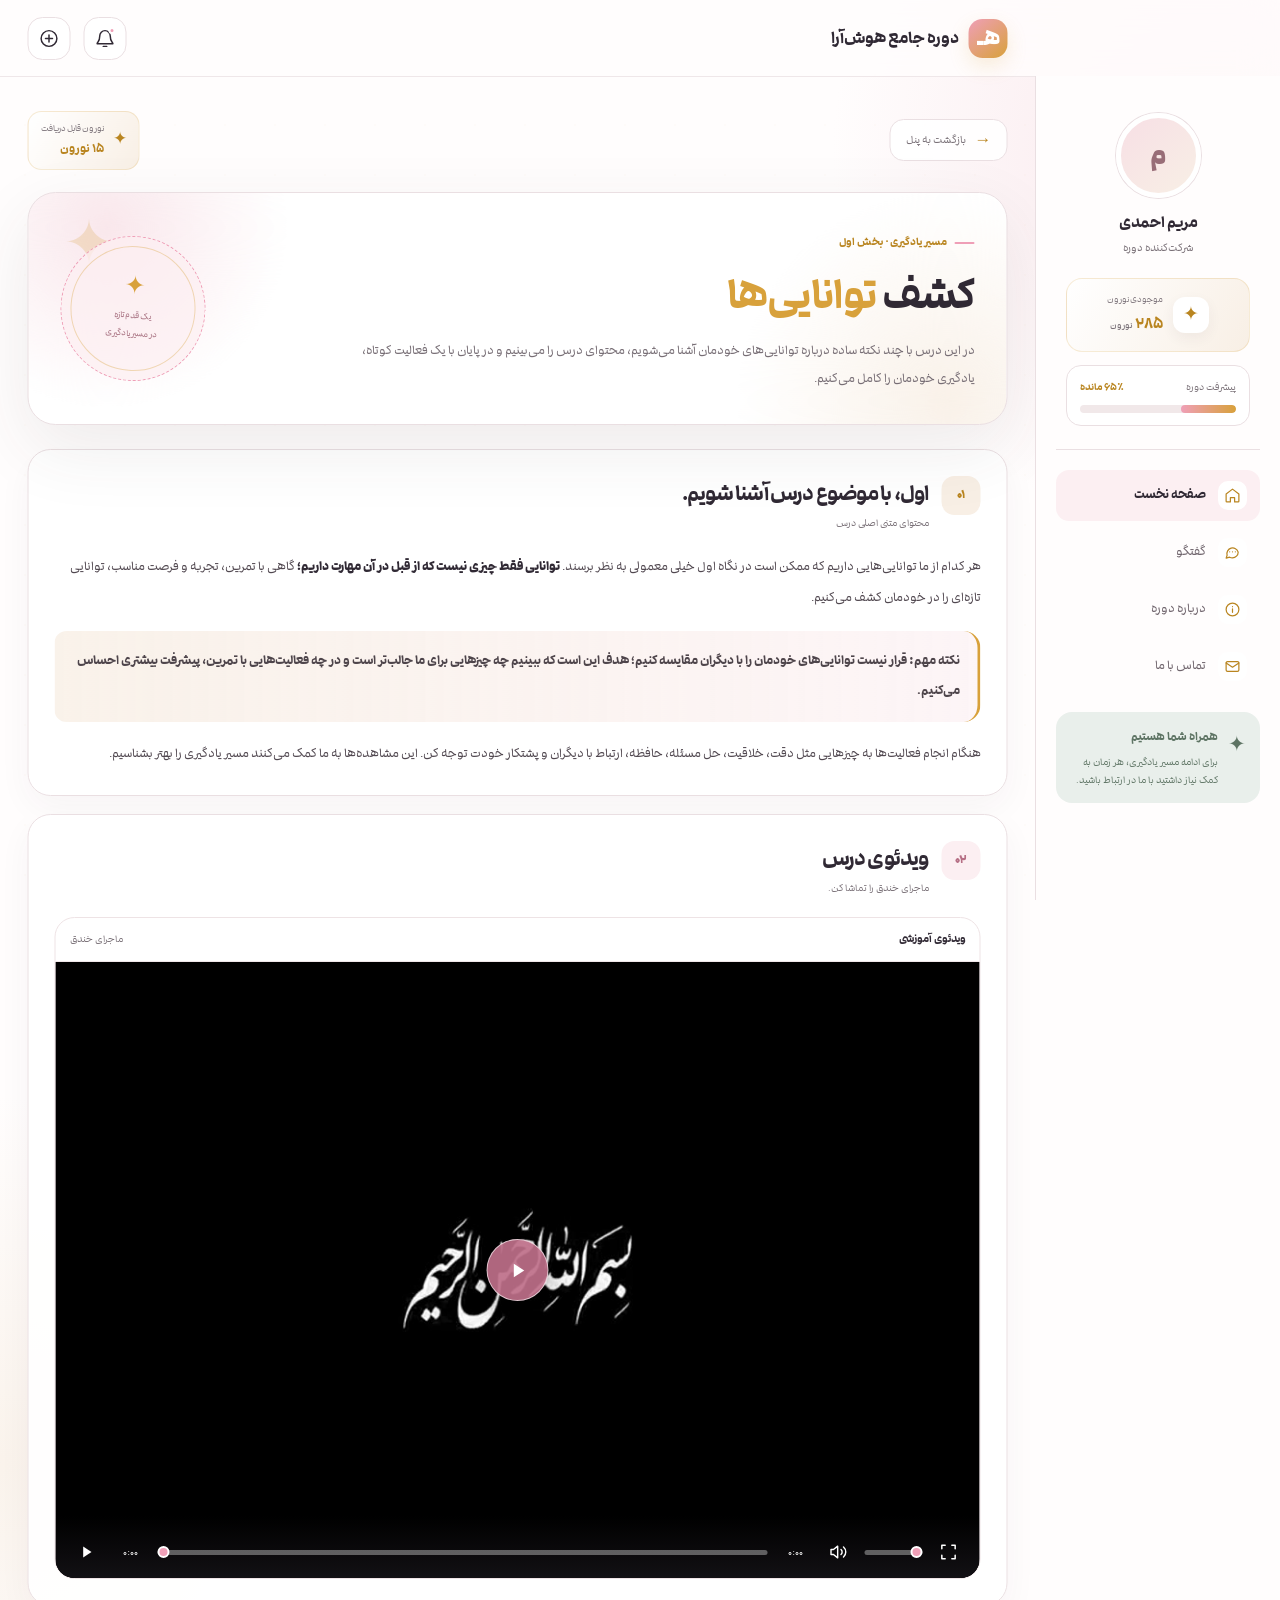
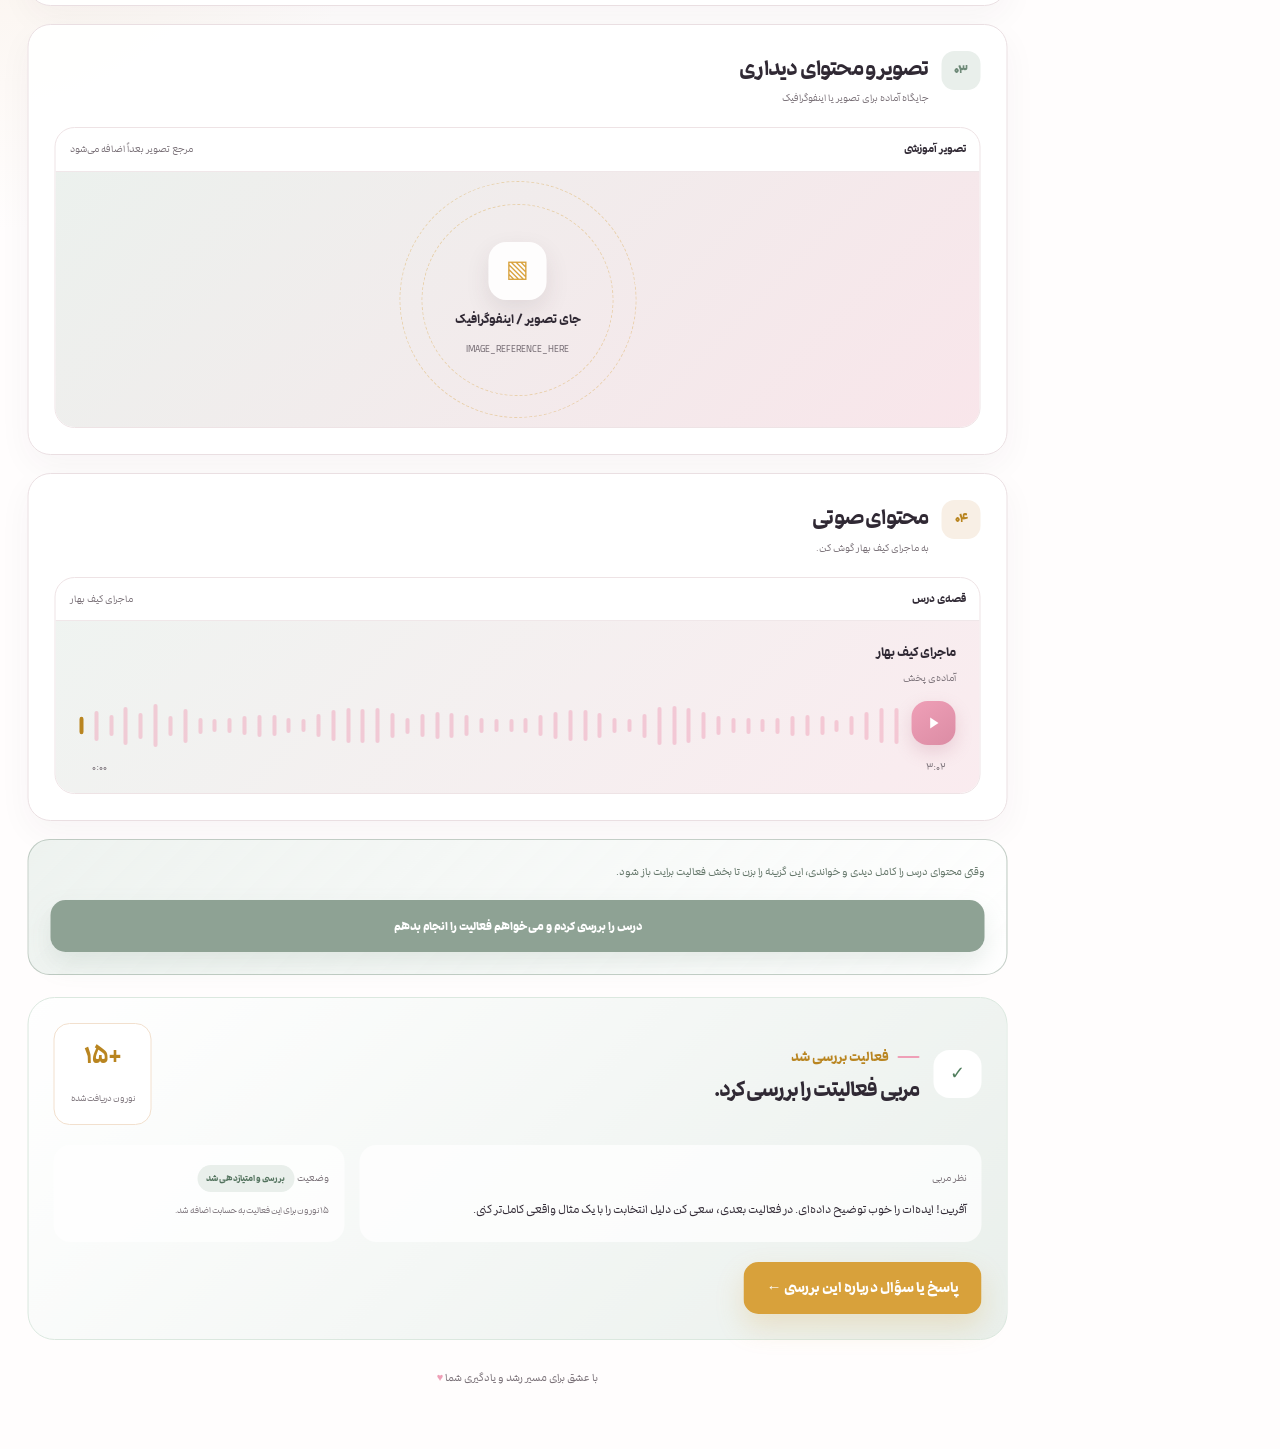
<file: lesson.html>
<!doctype html>
<html lang="fa" dir="rtl">
<head>
  <meta charset="UTF-8">
  <meta name="viewport" content="width=device-width, initial-scale=1.0">
  <meta name="description" content="محتوای درس دوره جامع هوش‌آرا">
  <title>درس اول | دوره جامع هوش‌آرا</title>
  <link rel="stylesheet" href="css/styles.css">
  <link rel="shortcut icon" href="assets/favicon.ico" type="image/x-icon">

</head>

<body class="student-panel-page student-lesson-page">

  <header class="site-header panel-header">
    <div class="container panel-nav">
      <div class="panel-nav-side panel-nav-right">
        <button class="nav-toggle" type="button" id="menuToggle" aria-label="باز کردن منو" aria-expanded="false">
          <span></span><span></span><span></span>
        </button>

        <a class="panel-brand" href="panel.html" aria-label="دوره جامع هوش آرا">
          <span class="panel-brand-mark">هـ</span>
          <strong>دوره جامع هوش‌آرا</strong>
        </a>
      </div>

      <div class="panel-nav-side panel-nav-left">
        <div class="course-switcher">
          <button class="panel-icon-btn course-switch-btn" id="courseToggle" type="button" aria-expanded="false" aria-label="انتخاب دوره">
            <svg viewBox="0 0 24 24" aria-hidden="true">
              <circle cx="12" cy="12" r="9"></circle>
              <path d="M8 12h8M12 8v8"></path>
            </svg>
          </button>

          <div class="panel-popover course-popover" id="courseMenu" hidden>
            <strong>دوره‌های من</strong>
            <button class="course-option is-selected" type="button">
              <span class="course-option-dot"></span>
              دوره جامع هوش‌آرا
              <small>در حال یادگیری</small>
            </button>
            <button class="course-option" type="button">
              <span class="course-option-dot course-option-dot--muted"></span>
              دوره خلاقیت کودک
              <small>قابل ثبت‌نام</small>
            </button>
            <button class="course-option" type="button">
              <span class="course-option-dot course-option-dot--muted"></span>
              مهارت‌های ذهنی
              <small>دوره‌های دیگر</small>
            </button>
          </div>
        </div>

        <button class="panel-icon-btn notification-trigger" id="notificationToggle" type="button" aria-label="اعلانات" title="اعلانات">
          <svg viewBox="0 0 24 24" aria-hidden="true">
            <path d="M18 9a6 6 0 0 0-12 0c0 7-3 7-3 9h18c0-2-3-2-3-9M10 21h4"></path>
          </svg>
          <i></i>
        </button>
      </div>
    </div>
  </header>

  <div class="panel-overlay" id="panelOverlay"></div>

  <aside class="panel-sidebar" id="panelSidebar" aria-label="منوی پنل">
    <button class="panel-sidebar-close" id="sidebarClose" type="button" aria-label="بستن منو">×</button>

    <div class="sidebar-profile">
      <div class="avatar avatar-user"><span>م</span></div>
      <strong>مریم احمدی</strong>
      <small>شرکت‌کننده دوره</small>
      <div class="sidebar-neuron-balance" aria-label="موجودی ۲۸۵ نورون">
        <span class="sidebar-neuron-icon" aria-hidden="true">✦</span>
        <span><small>موجودی نورون</small><b>۲۸۵ <small>نورون</small></b></span>
      </div>
      <div class="sidebar-course-progress">
        <div class="sidebar-course-progress-caption"><span>پیشرفت دوره</span><b>۶۵٪ مانده</b></div>
        <div class="sidebar-course-progress-track" role="progressbar" aria-label="پیشرفت دوره" aria-valuemin="0" aria-valuemax="100" aria-valuenow="35" aria-valuetext="۳۵ درصد طی شده، ۶۵ درصد تا پایان مانده">
          <span style="width:35%"></span>
        </div>
      </div>
    </div>

    <nav class="panel-side-nav">
      <a class="is-active" href="panel.html#home"><span class="side-nav-icon"><svg viewBox="0 0 24 24" aria-hidden="true"><path d="m3 10 9-7 9 7v10a1 1 0 0 1-1 1h-5v-6H9v6H4a1 1 0 0 1-1-1V10Z"/></svg></span> صفحه نخست</a>
      <a href="support-student.html"><span class="side-nav-icon"><svg viewBox="0 0 24 24" aria-hidden="true"><path d="M20 11.5a8 8 0 0 1-8 8 8.7 8.7 0 0 1-4-.9L3 20l1.4-4.1a8 8 0 1 1 15.6-4.4Z"/><path d="M8 11h.01M12 11h.01M16 11h.01"/></svg></span> گفتگو</a>
      <a href="panel.html#about-us"><span class="side-nav-icon"><svg viewBox="0 0 24 24" aria-hidden="true"><circle cx="12" cy="12" r="9"/><path d="M12 11v5M12 8h.01"/></svg></span> درباره دوره</a>
      <a href="panel.html#contact"><span class="side-nav-icon"><svg viewBox="0 0 24 24" aria-hidden="true"><rect x="3" y="5" width="18" height="14" rx="2"/><path d="m3 7 9 6 9-6"/></svg></span> تماس با ما</a>
    </nav>

    <div class="sidebar-help">
      <span>✦</span>
      <p>
        <b>همراه شما هستیم</b>
        <small>برای ادامه مسیر یادگیری، هر زمان به کمک نیاز داشتید با ما در ارتباط باشید.</small>
      </p>
    </div>
  </aside>

  <main class="container panel-main">

    <div class="lesson-back-row">
      <a class="lesson-back" href="panel.html">
        <span class="lesson-back-arrow">→</span>
        بازگشت به پنل
      </a>

      <div class="lesson-meta">
        <div class="lesson-meta-neurons" aria-label="۱۵ نورون قابل دریافت از این درس">
          <span aria-hidden="true">✦</span>
          <span><small>نورون قابل دریافت</small><b>۱۵ نورون</b></span>
        </div>
      </div>
    </div>

    <section class="lesson-hero">
      <div class="lesson-hero-grid">
        <div>
          <span class="lesson-kicker">مسیر یادگیری · بخش اول</span>
          <h1>کشف <em>توانایی‌ها</em></h1>
          <p class="lesson-hero-description">
            در این درس با چند نکته ساده درباره توانایی‌های خودمان آشنا می‌شویم،
            محتوای درس را می‌بینیم و در پایان با یک فعالیت کوتاه، یادگیری خودمان را کامل می‌کنیم.
          </p>
        </div>

        <div class="lesson-hero-stamp" aria-hidden="true">
          <div>
            <span>✦</span>
            <small>یک قدم تازه<br>در مسیر یادگیری</small>
          </div>
        </div>
      </div>
    </section>

    <div class="lesson-content">

      <article class="lesson-card">
        <div class="lesson-card-heading">
          <span class="lesson-section-number">۰۱</span>
          <div>
            <h2>اول، با موضوع درس آشنا شویم.</h2>
            <p>محتوای متنی اصلی درس</p>
          </div>
        </div>

        <div class="lesson-text">
          <p>
            هر کدام از ما توانایی‌هایی داریم که ممکن است در نگاه اول خیلی معمولی به نظر برسند.
            <strong>توانایی فقط چیزی نیست که از قبل در آن مهارت داریم؛</strong>
            گاهی با تمرین، تجربه و فرصت مناسب، توانایی تازه‌ای را در خودمان کشف می‌کنیم.
          </p>

          <p class="weighted">
            نکته مهم: قرار نیست توانایی‌های خودمان را با دیگران مقایسه کنیم؛
            هدف این است که ببینیم چه چیزهایی برای ما جالب‌تر است و در چه فعالیت‌هایی
            با تمرین، پیشرفت بیشتری احساس می‌کنیم.
          </p>

          <p>
            هنگام انجام فعالیت‌ها به چیزهایی مثل دقت، خلاقیت، حل مسئله، حافظه،
            ارتباط با دیگران و پشتکار خودت توجه کن. این مشاهده‌ها به ما کمک می‌کنند
            مسیر یادگیری را بهتر بشناسیم.
          </p>
        </div>
      </article>

      <article class="lesson-card lesson-card--pink">
        <div class="lesson-card-heading">
          <span class="lesson-section-number">۰۲</span>
          <div>
            <h2>ویدئوی درس</h2>
            <p>ماجرای خندق را تماشا کن.</p>
          </div>
        </div>

        <div class="lesson-media">
          <div class="lesson-media-label">
            <b>ویدئوی آموزشی</b>
            <span>ماجرای خندق</span>
          </div>
          <div class="lesson-video-player">
            <div class="lesson-video-stage">
              <video class="lesson-video-native" controls playsinline preload="metadata" poster="assets/images/trench-lesson-poster.jpg" aria-label="ویدئوی آموزشی ماجرای خندق">
                <source src="assets/video/trench-lesson.mp4?v=1" type="video/mp4">
                مرورگر شما از پخش ویدئو پشتیبانی نمی‌کند.
              </video>
              <button class="lesson-video-center-play" type="button" aria-label="پخش ویدئو" title="پخش ویدئو">
                <svg viewBox="0 0 24 24" aria-hidden="true"><path d="M8 5.5v13l10-6.5-10-6.5Z"></path></svg>
              </button>
              <div class="lesson-video-controls">
                <button class="lesson-video-play" type="button" aria-label="پخش ویدئو" aria-pressed="false" title="پخش ویدئو">
                  <svg class="lesson-video-play-icon" viewBox="0 0 24 24" aria-hidden="true"><path d="M8 5.5v13l10-6.5-10-6.5Z"></path></svg>
                  <svg class="lesson-video-pause-icon" viewBox="0 0 24 24" aria-hidden="true"><path d="M8 5h3v14H8zM15 5h3v14h-3z"></path></svg>
                </button>
                <span class="lesson-video-current">۰:۰۰</span>
                <input class="lesson-video-seek" type="range" min="0" max="1000" value="0" step="1" aria-label="موقعیت پخش ویدئو">
                <span class="lesson-video-duration">۰:۰۰</span>
                <button class="lesson-video-mute" type="button" aria-label="بی‌صدا کردن ویدئو" aria-pressed="false" title="بی‌صدا کردن">
                  <svg viewBox="0 0 24 24" aria-hidden="true"><path d="M11 5 6 9H3v6h3l5 4V5Z"></path><path class="lesson-video-volume-waves" d="M15 9a4 4 0 0 1 0 6m3-9a8 8 0 0 1 0 12"></path><path class="lesson-video-muted-mark" d="m16 9 5 6m0-6-5 6"></path></svg>
                </button>
                <input class="lesson-video-volume" type="range" min="0" max="1" value="1" step="0.05" aria-label="میزان صدا">
                <button class="lesson-video-fullscreen" type="button" aria-label="نمایش تمام‌صفحه" title="نمایش تمام‌صفحه">
                  <svg viewBox="0 0 24 24" aria-hidden="true"><path d="M8 4H4v4m12-4h4v4M4 16v4h4m12-4v4h-4"></path></svg>
                </button>
              </div>
              <span class="lesson-video-status" aria-live="polite"></span>
            </div>
          </div>
        </div>
      </article>

      <article class="lesson-card lesson-card--green">
        <div class="lesson-card-heading">
          <span class="lesson-section-number">۰۳</span>
          <div>
            <h2>تصویر و محتوای دیداری</h2>
            <p>جایگاه آماده برای تصویر یا اینفوگرافیک</p>
          </div>
        </div>

        <div class="lesson-media lesson-media--image">
          <div class="lesson-media-label">
            <b>تصویر آموزشی</b>
            <span>مرجع تصویر بعداً اضافه می‌شود</span>
          </div>
          <div class="lesson-media-placeholder">
            <div class="lesson-media-placeholder-inner">
              <span class="lesson-media-icon">▧</span>
              <strong>جای تصویر / اینفوگرافیک</strong>
              <small>IMAGE_REFERENCE_HERE</small>
            </div>
          </div>
        </div>
      </article>

      <article class="lesson-card">
        <div class="lesson-card-heading">
          <span class="lesson-section-number">۰۴</span>
          <div>
            <h2>محتوای صوتی</h2>
            <p>به ماجرای کیف بهار گوش کن.</p>
          </div>
        </div>

        <div class="lesson-media lesson-media--audio">
          <div class="lesson-media-label">
            <b>قصه‌ی درس</b>
            <span>ماجرای کیف بهار</span>
          </div>
          <div class="lesson-audio-player">
            <div class="lesson-audio-player-heading">
              <div>
                <strong>ماجرای کیف بهار</strong>
                <small class="lesson-audio-status" aria-live="polite">آماده‌ی پخش</small>
              </div>
            </div>
            <audio class="lesson-audio-native" controls preload="metadata" aria-label="صوت ماجرای کیف بهار">
              <source src="assets/sound/spring-bag-story.mp3?v=2" type="audio/mpeg">
              مرورگر شما از پخش صوت پشتیبانی نمی‌کند.
            </audio>
            <div class="lesson-audio-controls">
              <button class="lesson-audio-play" type="button" aria-label="پخش صوت" aria-pressed="false" title="پخش صوت">
                <svg class="lesson-audio-play-icon" viewBox="0 0 24 24" aria-hidden="true"><path d="M8 5.5v13l10-6.5-10-6.5Z"></path></svg>
                <svg class="lesson-audio-pause-icon" viewBox="0 0 24 24" aria-hidden="true"><path d="M8 5h3v14H8zM15 5h3v14h-3z"></path></svg>
              </button>
              <div class="lesson-audio-wave-track">
                <div class="lesson-audio-wave" aria-hidden="true"></div>
                <input class="lesson-audio-seek" type="range" min="0" max="1000" value="0" step="1" aria-label="موقعیت پخش صوت">
              </div>
            </div>
            <div class="lesson-audio-timeline">
              <span class="lesson-audio-current">۰:۰۰</span>
              <span class="lesson-audio-duration">۰:۰۰</span>
            </div>
          </div>
        </div>
      </article>

      <section class="lesson-action-card" aria-label="اتمام مطالعه">
        <p>
          وقتی محتوای درس را کامل دیدی و خواندی، این گزینه را بزن تا بخش فعالیت برایت باز شود.
        </p>
        <button class="lesson-check-button" id="lessonChecked" type="button">
          درس را بررسی کردم و می‌خواهم فعالیت را انجام بدهم
        </button>
      </section>

      <section class="lesson-activity" id="lessonActivity" aria-label="فعالیت درس">

        <div class="lesson-activity-intro">
          <h2>حالا نوبت <em>فعالیت</em> است.</h2>
          <p>دو سؤال تستی را انتخاب کن، پاسخ تشریحی را بنویس و فعالیتت را در بخش آخر بارگذاری کن.</p>
        </div>

        <div class="lesson-question">
          <div class="lesson-question-head">
            <span class="lesson-question-number">۱</span>
            <h3>کدام گزینه بهتر نشان می‌دهد که یک توانایی می‌تواند با تمرین رشد کند؟</h3>
          </div>

          <div class="lesson-options">
            <div class="lesson-option">
              <input id="q1-a" name="question1" type="radio" value="a">
              <label for="q1-a">فقط توانایی‌هایی که از ابتدا داریم مهم هستند.</label>
            </div>
            <div class="lesson-option">
              <input id="q1-b" name="question1" type="radio" value="b">
              <label for="q1-b">با تمرین و تجربه می‌توانیم در بعضی فعالیت‌ها پیشرفت کنیم.</label>
            </div>
            <div class="lesson-option">
              <input id="q1-c" name="question1" type="radio" value="c">
              <label for="q1-c">توانایی‌ها همیشه ثابت می‌مانند.</label>
            </div>
          </div>
        </div>

        <div class="lesson-question">
          <div class="lesson-question-head">
            <span class="lesson-question-number">۲</span>
            <h3>برای شناخت بهتر توانایی‌های خودمان، بهتر است به چه چیزی توجه کنیم؟</h3>
          </div>

          <div class="lesson-options">
            <div class="lesson-option">
              <input id="q2-a" name="question2" type="radio" value="a">
              <label for="q2-a">فقط نظر دیگران درباره خودمان.</label>
            </div>
            <div class="lesson-option">
              <input id="q2-b" name="question2" type="radio" value="b">
              <label for="q2-b">فقط فعالیت‌هایی که در آن‌ها سریع هستیم.</label>
            </div>
            <div class="lesson-option">
              <input id="q2-c" name="question2" type="radio" value="c">
              <label for="q2-c">علاقه، تجربه، دقت، خلاقیت و پیشرفت خودمان.</label>
            </div>
          </div>
        </div>

        <div class="lesson-question">
          <div class="lesson-question-head">
            <span class="lesson-question-number">۳</span>
            <h3>یک توانایی یا مهارتی که دوست داری بیشتر در خودت تقویت کنی چیست؟ توضیح بده چرا.</h3>
          </div>

          <textarea class="lesson-answer" id="writtenAnswer" placeholder="پاسخ خودت را اینجا بنویس..."></textarea>
        </div>

        <div class="lesson-question">
          <div class="lesson-question-head">
            <span class="lesson-question-number">۴</span>
            <h3>فعالیت درس را انجام بده و فایل آن را اینجا بارگذاری کن.</h3>
          </div>

          <label class="lesson-upload" for="activityFile">
            <input id="activityFile" type="file" accept="image/*,.pdf,.doc,.docx,.zip" multiple>
            <div>
              <span class="lesson-upload-icon">↑</span>
              <strong>فایل فعالیتت را انتخاب کن</strong>
              <small>چند فایل تصویری، PDF، Word یا ZIP را می‌توانی انتخاب کنی.</small>
            </div>
          </label>
          <div class="lesson-upload-results" id="filePreviews" aria-live="polite"></div>
        </div>

        <p class="lesson-error" id="lessonError">لطفاً به دو سؤال تستی پاسخ بده، پاسخ تشریحی را بنویس و فایل فعالیت را انتخاب کن.</p>

        <div class="lesson-submit">
          <p class="lesson-required-note">پس از ارسال، تا پیش از بررسی مربی می‌توانی موارد را ویرایش کنی.</p>
          <button class="lesson-submit-button" id="completeLesson" type="button">
            ارسال فعالیت برای مربی
          </button>
        </div>

      </section>

    </div>

    <section class="lesson-review-result lesson-submitted-notice" id="lessonSubmittedNotice" aria-label="وضعیت ارسال فعالیت" hidden>
      <div class="review-result-top">
        <div class="review-result-icon">✓</div>
        <div>
          <span class="eyebrow">فعالیت ارسال شد</span>
          <h2>فعالیتت برای مربی فرستاده شد.</h2>
          <p class="submission-waiting-copy">حالا منتظر بمان تا مربی فعالیتت را بررسی کند و نورون‌هایت را ثبت کند.</p>
        </div>
      </div>
      <div class="review-result-grid">
        <div><span>وضعیت</span><strong class="status-chip">در انتظار بررسی مربی</strong><small>تا قبل از بررسی مربی می‌توانی پاسخ‌ها و فایل‌هایت را ویرایش کنی.</small></div>
        <div class="submission-edit-action"><button class="btn btn-ghost" id="editSubmission" type="button">ویرایش موارد ارسالی</button></div>
      </div>
    </section>

    <section class="lesson-review-result" aria-label="نتیجه بررسی فعالیت">
      <div class="review-result-top">
        <div class="review-result-icon">✓</div>
        <div>
          <span class="eyebrow">فعالیت بررسی شد</span>
          <h2>مربی فعالیتت را بررسی کرد.</h2>
        </div>
        <div class="neuron-award"><b>+۱۵</b><span>نورون دریافت‌شده</span></div>
      </div>
      <div class="review-result-grid">
        <div>
          <span>نظر مربی</span>
          <p>آفرین! ایده‌ات را خوب توضیح داده‌ای. در فعالیت بعدی، سعی کن دلیل انتخابت را با یک مثال واقعی کامل‌تر کنی.</p>
        </div>
        <div>
          <span>وضعیت</span>
          <strong class="status-chip status-chip--done">بررسی و امتیازدهی شد</strong>
          <small>۱۵ نورون برای این فعالیت به حسابت اضافه شد.</small>
        </div>
      </div>
      <a class="btn btn-primary" href="support-student.html">پاسخ یا سؤال درباره این بررسی ←</a>
    </section>

    <footer class="panel-footer">
      با عشق برای مسیر رشد و یادگیری شما <span>♥</span>
    </footer>
  </main>

  <div class="notification-panel" id="notificationPanel" hidden>
    <div class="notification-panel-head">
      <b>اعلانات</b>
      <button id="notificationClose" type="button" aria-label="بستن">×</button>
    </div>
    <div class="notification-item">
      <span>✦</span>
      <p><b>به هوش‌آرا خوش آمدی!</b><small>مسیر یادگیری تو آماده ادامه است.</small></p>
    </div>
    <div class="notification-item">
      <span>📚</span>
      <p><b>درس‌های تازه در انتظار توست</b><small>برای ادامه، سرفصل‌های دوره را ببین.</small></p>
    </div>
    <div class="notification-item">
      <span>♡</span>
      <p><b>یادآوری دوستانه</b><small>هر قدم کوچک، یک پیشرفت بزرگ است.</small></p>
    </div>
  </div>

  <script>
    const courseToggle = document.getElementById('courseToggle');
    const courseMenu = document.getElementById('courseMenu');
    const notificationToggle = document.getElementById('notificationToggle');
    const notificationPanel = document.getElementById('notificationPanel');
    const notificationClose = document.getElementById('notificationClose');
    const menuToggle = document.getElementById('menuToggle');
    const sidebar = document.getElementById('panelSidebar');
    const overlay = document.getElementById('panelOverlay');
    const sidebarClose = document.getElementById('sidebarClose');

    function closeSidebar() {
      sidebar.classList.remove('is-open');
      overlay.classList.remove('is-visible');
      menuToggle.setAttribute('aria-expanded', 'false');
    }

    function openSidebar() {
      courseMenu.hidden = true;
      courseToggle.setAttribute('aria-expanded', 'false');
      notificationPanel.hidden = true;
      sidebar.classList.add('is-open');
      overlay.classList.add('is-visible');
      menuToggle.setAttribute('aria-expanded', 'true');
    }

    courseToggle.addEventListener('click', () => {
      closeSidebar();
      const open = courseMenu.hidden;
      courseMenu.hidden = !open;
      courseToggle.setAttribute('aria-expanded', String(open));
      notificationPanel.hidden = true;
    });

    document.querySelectorAll('.course-option').forEach(option => {
      option.addEventListener('click', () => {
        document.querySelectorAll('.course-option').forEach(item => item.classList.remove('is-selected'));
        option.classList.add('is-selected');
        courseMenu.hidden = true;
        courseToggle.setAttribute('aria-expanded', 'false');
      });
    });

    notificationToggle.addEventListener('click', () => {
      closeSidebar();
      notificationPanel.hidden = !notificationPanel.hidden;
      courseMenu.hidden = true;
      courseToggle.setAttribute('aria-expanded', 'false');
    });

    notificationClose.addEventListener('click', () => {
      notificationPanel.hidden = true;
    });

    menuToggle.addEventListener('click', openSidebar);
    sidebarClose.addEventListener('click', closeSidebar);
    overlay.addEventListener('click', closeSidebar);

    document.querySelectorAll('.panel-side-nav a').forEach(link => {
      link.addEventListener('click', closeSidebar);
    });

    document.addEventListener('click', event => {
      if (!event.target.closest('.course-switcher')) {
        courseMenu.hidden = true;
        courseToggle.setAttribute('aria-expanded', 'false');
      }

      if (!event.target.closest('.notification-panel') && !event.target.closest('.notification-trigger')) {
        notificationPanel.hidden = true;
      }
    });

    const lessonChecked = document.getElementById('lessonChecked');
    const lessonActivity = document.getElementById('lessonActivity');

    const videoPlayer = document.querySelector('.lesson-video-player');
    const lessonVideo = videoPlayer?.querySelector('.lesson-video-native');
    const videoPlayButtons = videoPlayer?.querySelectorAll('.lesson-video-play, .lesson-video-center-play');
    const videoSeek = videoPlayer?.querySelector('.lesson-video-seek');
    const videoCurrent = videoPlayer?.querySelector('.lesson-video-current');
    const videoDuration = videoPlayer?.querySelector('.lesson-video-duration');
    const videoStatus = videoPlayer?.querySelector('.lesson-video-status');
    const videoMute = videoPlayer?.querySelector('.lesson-video-mute');
    const videoVolume = videoPlayer?.querySelector('.lesson-video-volume');
    const videoFullscreen = videoPlayer?.querySelector('.lesson-video-fullscreen');

    if (videoPlayer && lessonVideo && videoPlayButtons && videoSeek && videoCurrent && videoDuration) {
      const toPersianVideoDigits = value => String(value).replace(/[0-9]/g, digit => '۰۱۲۳۴۵۶۷۸۹'[digit]);
      const formatVideoTime = seconds => {
        if (!Number.isFinite(seconds)) return '۰:۰۰';
        const hours = Math.floor(seconds / 3600);
        const minutes = Math.floor((seconds % 3600) / 60);
        const remainingSeconds = Math.floor(seconds % 60).toString().padStart(2, '0');
        const time = hours ? `${hours}:${minutes.toString().padStart(2, '0')}:${remainingSeconds}` : `${minutes}:${remainingSeconds}`;
        return toPersianVideoDigits(time);
      };
      const updateVideoProgress = () => {
        const duration = lessonVideo.duration;
        const progress = Number.isFinite(duration) && duration > 0 ? lessonVideo.currentTime / duration : 0;
        videoSeek.value = String(Math.round(progress * Number(videoSeek.max)));
        videoSeek.style.setProperty('--video-progress', `${progress * 100}%`);
        videoSeek.setAttribute('aria-valuetext', `${formatVideoTime(lessonVideo.currentTime)} از ${formatVideoTime(duration)}`);
        videoCurrent.textContent = formatVideoTime(lessonVideo.currentTime);
        videoDuration.textContent = formatVideoTime(duration);
      };
      const toggleVideoPlayback = async () => {
        if (lessonVideo.paused || lessonVideo.ended) {
          try {
            await lessonVideo.play();
          } catch {
            videoStatus.textContent = 'پخش ویدئو ممکن نشد؛ فایل را بررسی و دوباره تلاش کن.';
          }
        } else {
          lessonVideo.pause();
        }
      };

      lessonVideo.controls = false;
      videoPlayer.classList.add('is-custom');
      updateVideoProgress();
      videoPlayButtons.forEach(button => button.addEventListener('click', event => {
        event.stopPropagation();
        toggleVideoPlayback();
      }));
      lessonVideo.addEventListener('click', toggleVideoPlayback);
      lessonVideo.addEventListener('play', () => {
        videoPlayer.classList.add('is-playing');
        videoPlayButtons.forEach(button => {
          button.setAttribute('aria-label', 'توقف موقت ویدئو');
          button.setAttribute('aria-pressed', 'true');
        });
        videoStatus.textContent = '';
      });
      lessonVideo.addEventListener('pause', () => {
        videoPlayer.classList.remove('is-playing');
        videoPlayButtons.forEach(button => {
          button.setAttribute('aria-label', 'ادامه‌ی پخش ویدئو');
          button.setAttribute('aria-pressed', 'false');
        });
        if (!lessonVideo.ended && !lessonVideo.error) videoStatus.textContent = 'ویدئو متوقف شد';
      });
      lessonVideo.addEventListener('ended', () => {
        videoStatus.textContent = 'ویدئو به پایان رسید';
      });
      lessonVideo.addEventListener('loadedmetadata', updateVideoProgress);
      lessonVideo.addEventListener('durationchange', updateVideoProgress);
      lessonVideo.addEventListener('timeupdate', updateVideoProgress);
      lessonVideo.addEventListener('error', () => {
        videoStatus.textContent = 'بارگذاری ویدئو ممکن نشد؛ صفحه را تازه‌سازی کن و دوباره تلاش کن.';
      });
      videoSeek.addEventListener('input', () => {
        if (!Number.isFinite(lessonVideo.duration) || lessonVideo.duration <= 0) return;
        lessonVideo.currentTime = (Number(videoSeek.value) / Number(videoSeek.max)) * lessonVideo.duration;
        updateVideoProgress();
      });
      videoMute?.addEventListener('click', () => {
        lessonVideo.muted = !lessonVideo.muted;
        videoMute.classList.toggle('is-muted', lessonVideo.muted);
        videoMute.setAttribute('aria-pressed', String(lessonVideo.muted));
        videoMute.setAttribute('aria-label', lessonVideo.muted ? 'فعال کردن صدا' : 'بی‌صدا کردن ویدئو');
      });
      videoVolume?.addEventListener('input', () => {
        lessonVideo.volume = Number(videoVolume.value);
        lessonVideo.muted = lessonVideo.volume === 0;
        videoMute?.classList.toggle('is-muted', lessonVideo.muted);
        videoMute?.setAttribute('aria-pressed', String(lessonVideo.muted));
      });
      videoFullscreen?.addEventListener('click', () => {
        if (document.fullscreenElement) document.exitFullscreen?.();
        else if (videoPlayer.requestFullscreen) videoPlayer.requestFullscreen();
        else lessonVideo.webkitEnterFullscreen?.();
      });
    }

    const audioPlayer = document.querySelector('.lesson-audio-player');
    const lessonAudio = audioPlayer?.querySelector('.lesson-audio-native');
    const audioPlayButton = audioPlayer?.querySelector('.lesson-audio-play');
    const audioWave = audioPlayer?.querySelector('.lesson-audio-wave');
    const audioSeek = audioPlayer?.querySelector('.lesson-audio-seek');
    const audioCurrent = audioPlayer?.querySelector('.lesson-audio-current');
    const audioDuration = audioPlayer?.querySelector('.lesson-audio-duration');
    const audioStatus = audioPlayer?.querySelector('.lesson-audio-status');

    if (audioPlayer && lessonAudio && audioPlayButton && audioWave && audioSeek) {
      const toPersianDigits = value => String(value).replace(/[0-9]/g, digit => '۰۱۲۳۴۵۶۷۸۹'[digit]);
      const formatAudioTime = seconds => {
        if (!Number.isFinite(seconds)) return '۰:۰۰';
        const minutes = Math.floor(seconds / 60);
        const remainingSeconds = Math.floor(seconds % 60).toString().padStart(2, '0');
        return toPersianDigits(`${minutes}:${remainingSeconds}`);
      };
      const updateAudioProgress = () => {
        const duration = lessonAudio.duration;
        const progress = Number.isFinite(duration) && duration > 0 ? lessonAudio.currentTime / duration : 0;
        audioSeek.value = String(Math.round(progress * Number(audioSeek.max)));
        audioSeek.setAttribute('aria-valuetext', `${formatAudioTime(lessonAudio.currentTime)} از ${formatAudioTime(duration)}`);
        audioCurrent.textContent = formatAudioTime(lessonAudio.currentTime);
        audioDuration.textContent = formatAudioTime(duration);
        const playedBars = Math.floor(progress * audioWave.children.length);
        [...audioWave.children].forEach((bar, index) => {
          bar.classList.toggle('is-played', index < playedBars);
          bar.classList.toggle('is-current', index === playedBars && playedBars < audioWave.children.length);
          bar.classList.toggle('is-upcoming', index > playedBars);
        });
      };

      const barCount = 56;
      for (let index = 0; index < barCount; index += 1) {
        const bar = document.createElement('i');
        const contour = Math.abs(Math.sin(index * 0.43) * Math.cos(index * 0.17));
        const variation = ((index * 37) % 19) / 100;
        bar.style.setProperty('--bar-height', `${Math.round(18 + contour * 62 + variation * 100)}%`);
        audioWave.appendChild(bar);
      }
      lessonAudio.controls = false;
      audioPlayer.classList.add('is-custom');
      updateAudioProgress();
      audioPlayButton.addEventListener('click', async () => {
        if (lessonAudio.paused) {
          try {
            await lessonAudio.play();
          } catch {
            audioStatus.textContent = 'پخش صوت ممکن نشد؛ دوباره تلاش کن.';
          }
        } else {
          lessonAudio.pause();
        }
      });
      lessonAudio.addEventListener('play', () => {
        audioPlayer.classList.add('is-playing');
        audioPlayButton.setAttribute('aria-label', 'توقف موقت صوت');
        audioPlayButton.setAttribute('aria-pressed', 'true');
        audioStatus.textContent = 'در حال پخش';
      });
      lessonAudio.addEventListener('pause', () => {
        audioPlayer.classList.remove('is-playing');
        audioPlayButton.setAttribute('aria-label', 'ادامه‌ی پخش صوت');
        audioPlayButton.setAttribute('aria-pressed', 'false');
        if (!lessonAudio.ended && !lessonAudio.error) audioStatus.textContent = 'پخش متوقف شد';
      });
      lessonAudio.addEventListener('ended', () => {
        audioStatus.textContent = 'قصه به پایان رسید';
        lessonAudio.currentTime = 0;
      });
      lessonAudio.addEventListener('loadedmetadata', updateAudioProgress);
      lessonAudio.addEventListener('durationchange', updateAudioProgress);
      lessonAudio.addEventListener('timeupdate', updateAudioProgress);
      lessonAudio.addEventListener('error', () => {
        audioStatus.textContent = 'فایل صوتی بارگذاری نشد. صفحه را تازه‌سازی کن و دوباره امتحان کن.';
      });
      audioSeek.addEventListener('input', () => {
        if (!Number.isFinite(lessonAudio.duration) || lessonAudio.duration <= 0) return;
        lessonAudio.currentTime = (Number(audioSeek.value) / Number(audioSeek.max)) * lessonAudio.duration;
        updateAudioProgress();
      });
    }

    lessonChecked.addEventListener('click', () => {
      lessonActivity.classList.add('is-visible');
      lessonChecked.textContent = 'فعالیت درس برایت باز شد ✓';
      lessonChecked.disabled = true;
      lessonChecked.style.opacity = '.72';
      lessonActivity.scrollIntoView({ behavior: 'smooth', block: 'start' });
    });

    const activityFile = document.getElementById('activityFile');
    const filePreviews = document.getElementById('filePreviews');
    let previewUrls = [];

    activityFile.addEventListener('change', () => {
      previewUrls.forEach(url => URL.revokeObjectURL(url));
      previewUrls = [];
      filePreviews.replaceChildren();

      [...activityFile.files].forEach(file => {
        const item = document.createElement('div');
        item.className = 'lesson-file-item';

        if (file.type.startsWith('image/')) {
          const preview = document.createElement('img');
          preview.className = 'lesson-file-preview';
          preview.alt = `پیش‌نمایش ${file.name}`;
          preview.src = URL.createObjectURL(file);
          previewUrls.push(preview.src);
          item.appendChild(preview);
        }

        const details = document.createElement('div');
        details.className = 'lesson-file-details';
        const name = document.createElement('strong');
        name.textContent = file.name;
        const size = document.createElement('small');
        size.textContent = `${(file.size / 1024).toFixed(0)} کیلوبایت`;
        details.append(name, size);
        item.appendChild(details);
        filePreviews.appendChild(item);
      });
    });

    const completeLesson = document.getElementById('completeLesson');
    const lessonError = document.getElementById('lessonError');
    const lessonSubmittedNotice = document.getElementById('lessonSubmittedNotice');
    const editSubmission = document.getElementById('editSubmission');

    completeLesson.addEventListener('click', () => {
      const q1 = document.querySelector('input[name="question1"]:checked');
      const q2 = document.querySelector('input[name="question2"]:checked');
      const written = document.getElementById('writtenAnswer').value.trim();
      const fileSelected = activityFile.files.length > 0;

      if (!q1 || !q2 || !written || !fileSelected) {
        lessonError.classList.add('is-visible');
        lessonError.scrollIntoView({ behavior: 'smooth', block: 'center' });
        return;
      }

      lessonError.classList.remove('is-visible');
      lessonActivity.classList.remove('is-visible');
      lessonSubmittedNotice.hidden = false;
      lessonSubmittedNotice.scrollIntoView({ behavior: 'smooth', block: 'center' });
    });

    editSubmission.addEventListener('click', () => {
      lessonSubmittedNotice.hidden = true;
      lessonActivity.classList.add('is-visible');
      lessonActivity.scrollIntoView({ behavior: 'smooth', block: 'start' });
    });
  </script>

</body>
</html>
</file>
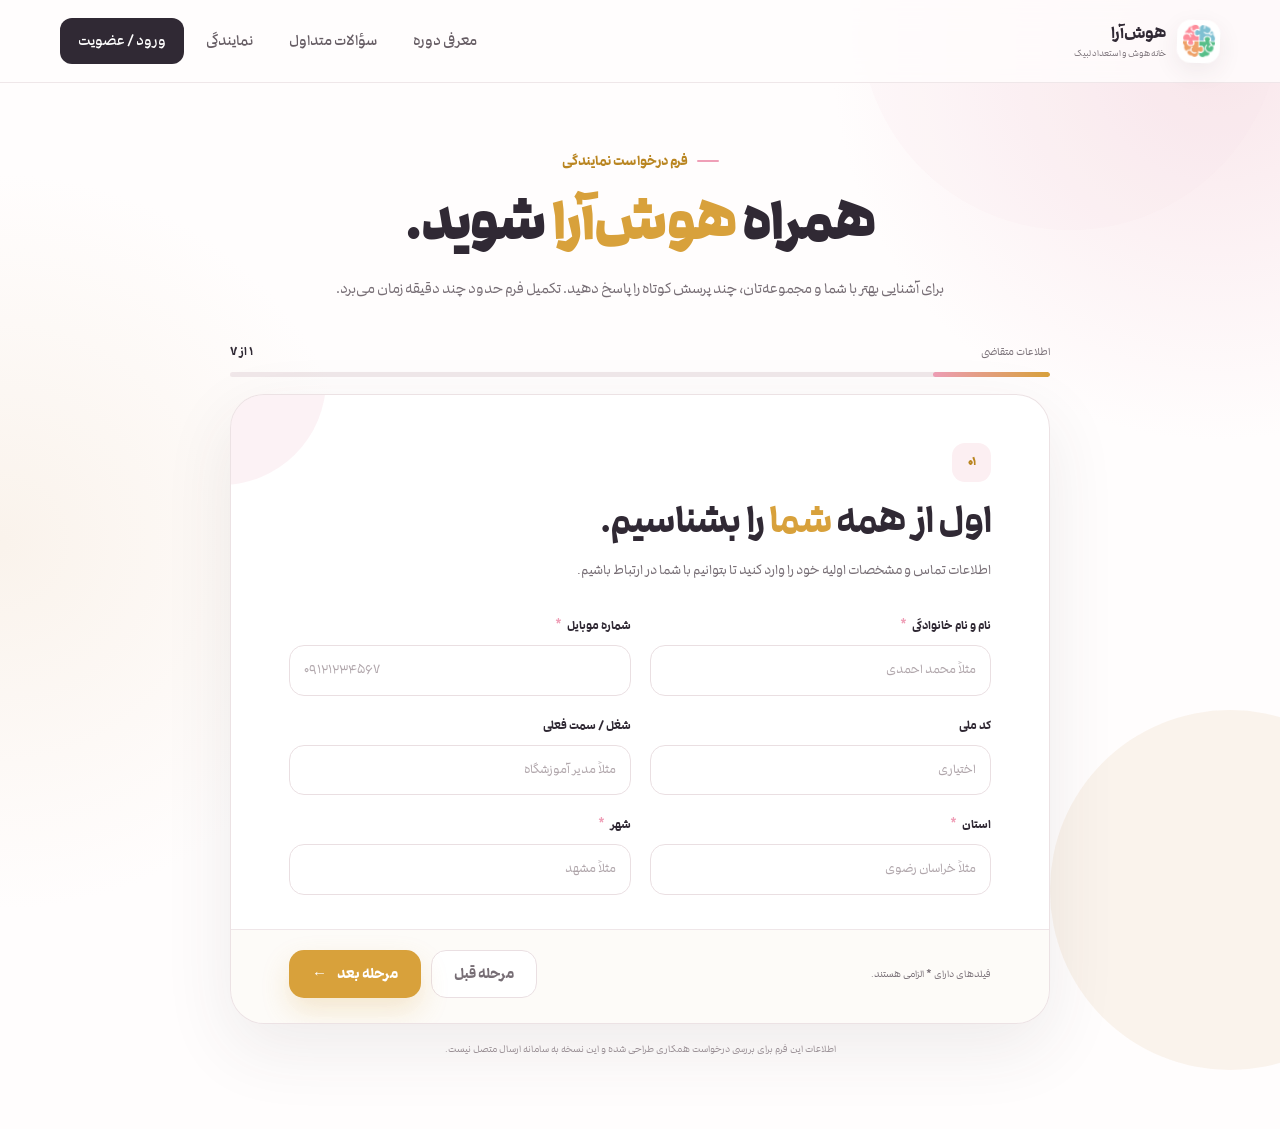
<file: representive.html>
<!doctype html>
<html lang="fa" dir="rtl">
<head>
  <meta charset="UTF-8">
  <meta name="viewport" content="width=device-width, initial-scale=1.0">
  <meta name="description" content="فرم درخواست نمایندگی هوش‌آرا">
  <title>ثبت نمایندگی | هوش‌آرا</title>
  <link rel="stylesheet" href="css/styles.css">
  <link rel="shortcut icon" href="assets/favicon.ico" type="image/x-icon">

</head>
<body class="representative-page">

  <header class="site-header">
    <div class="container nav-wrap">
      <a class="brand" href="index.html" aria-label="بازگشت به هوش‌آرا">
        <span class="brand-mark" aria-hidden="true">
          <img src="assets/logo/logo.png" alt="لوگو هوش‌آرا" width="32" height="32">
        </span>
        <span class="brand-text">
          <strong>هوش‌آرا</strong>
          <small>خانه هوش و استعداد لبیک</small>
        </span>
      </a>

      <button class="nav-toggle" type="button" aria-label="باز کردن منو" aria-expanded="false">
        <span></span><span></span><span></span>
      </button>

      <nav class="main-nav" aria-label="منوی اصلی">
        <a href="index.html#about">معرفی دوره</a>
        <a href="index.html#faq">سؤالات متداول</a>
        <a href="index.html#representative">نمایندگی</a>
        <a class="nav-login" href="index.html#register">ورود / عضویت</a>
      </nav>
    </div>
  </header>

  <main class="representative-form-main">
    <div class="representative-intro">
      <span class="eyebrow">فرم درخواست نمایندگی</span>
      <h1>همراه <em>هوش‌آرا</em> شوید.</h1>
      <p>
        برای آشنایی بهتر با شما و مجموعه‌تان، چند پرسش کوتاه را پاسخ دهید.
        تکمیل فرم حدود چند دقیقه زمان می‌برد.
      </p>
    </div>

    <section class="representative-form-shell" aria-label="فرم درخواست نمایندگی">

      <div class="form-progress" aria-label="پیشرفت فرم">
        <div class="form-progress-top">
          <span id="progressTitle">اطلاعات متقاضی</span>
          <strong><span id="currentStep">۱</span> از ۷</strong>
        </div>
        <div class="form-progress-bar">
          <div class="form-progress-fill" id="progressFill"></div>
        </div>
      </div>

      <form class="representative-form-card" id="representativeForm" novalidate>

        <div class="form-stage">

          <section class="form-slide is-active" data-step="1" data-title="اطلاعات متقاضی">
            <div class="form-slide-header">
              <span class="form-step-number">۰۱</span>
              <h2>اول از همه <em>شما</em> را بشناسیم.</h2>
              <p class="form-slide-description">
                اطلاعات تماس و مشخصات اولیه خود را وارد کنید تا بتوانیم با شما در ارتباط باشیم.
              </p>
            </div>

            <div class="form-grid">
              <div class="form-field">
                <label for="fullName">نام و نام خانوادگی <span>*</span></label>
                <input id="fullName" name="fullName" type="text" placeholder="مثلاً محمد احمدی" required>
              </div>

              <div class="form-field">
                <label for="mobile">شماره موبایل <span>*</span></label>
                <input id="mobile" name="mobile" type="tel" inputmode="tel" placeholder="۰۹۱۲۱۲۳۴۵۶۷" required>
              </div>

              <div class="form-field">
                <label for="nationalId">کد ملی</label>
                <input id="nationalId" name="nationalId" type="text" inputmode="numeric" placeholder="اختیاری">
              </div>

              <div class="form-field">
                <label for="occupation">شغل / سمت فعلی</label>
                <input id="occupation" name="occupation" type="text" placeholder="مثلاً مدیر آموزشگاه">
              </div>

              <div class="form-field">
                <label for="province">استان <span>*</span></label>
                <input id="province" name="province" type="text" placeholder="مثلاً خراسان رضوی" required>
              </div>

              <div class="form-field">
                <label for="city">شهر <span>*</span></label>
                <input id="city" name="city" type="text" placeholder="مثلاً مشهد" required>
              </div>
            </div>
          </section>

          <section class="form-slide" data-step="2" data-title="اطلاعات مجموعه">
            <div class="form-slide-header">
              <span class="form-step-number">۰۲</span>
              <h2>از <em>مجموعه</em> شما بیشتر بدانیم.</h2>
              <p class="form-slide-description">
                اگر مجموعه آموزشی دارید، اطلاعات پایه آن را وارد کنید.
              </p>
            </div>

            <div class="form-grid">
              <div class="form-field">
                <label for="organizationName">نام مجموعه <span>*</span></label>
                <input id="organizationName" name="organizationName" type="text" placeholder="نام مجموعه یا آموزشگاه" required>
              </div>

              <div class="form-field">
                <label for="managerName">نام مدیر / مسئول</label>
                <input id="managerName" name="managerName" type="text" placeholder="نام و نام خانوادگی">
              </div>

              <div class="form-field full">
                <label>نوع مجموعه <span>*</span></label>
                <div class="choice-grid">
                  <div class="choice-card">
                    <input id="typeKindergarten" type="radio" name="organizationType" value="مهدکودک" required>
                    <label for="typeKindergarten"><strong>مهدکودک</strong><small>پیش‌دبستانی و کودک</small></label>
                  </div>
                  <div class="choice-card">
                    <input id="typeSchool" type="radio" name="organizationType" value="دبستان">
                    <label for="typeSchool"><strong>دبستان</strong><small>مدرسه و مرکز آموزشی</small></label>
                  </div>
                  <div class="choice-card">
                    <input id="typeInstitute" type="radio" name="organizationType" value="آموزشگاه">
                    <label for="typeInstitute"><strong>آموزشگاه</strong><small>مؤسسه آموزشی</small></label>
                  </div>
                  <div class="choice-card">
                    <input id="typeCultural" type="radio" name="organizationType" value="مجموعه فرهنگی">
                    <label for="typeCultural"><strong>مجموعه فرهنگی</strong><small>فرهنگی و تربیتی</small></label>
                  </div>
                  <div class="choice-card">
                    <input id="typePrivate" type="radio" name="organizationType" value="مجموعه خصوصی">
                    <label for="typePrivate"><strong>مجموعه خصوصی</strong><small>مرکز مستقل</small></label>
                  </div>
                  <div class="choice-card">
                    <input id="typeOther" type="radio" name="organizationType" value="سایر">
                    <label for="typeOther"><strong>سایر</strong><small>نوع دیگری از مجموعه</small></label>
                  </div>
                </div>
              </div>

              <div class="form-field full">
                <label for="address">آدرس مجموعه</label>
                <textarea id="address" name="address" placeholder="آدرس کامل مجموعه"></textarea>
              </div>
            </div>
          </section>

          <section class="form-slide" data-step="3" data-title="سابقه فعالیت">
            <div class="form-slide-header">
              <span class="form-step-number">۰۳</span>
              <h2>تجربه شما در <em>آموزش</em> چقدر است؟</h2>
              <p class="form-slide-description">
                سابقه فعالیت شما کمک می‌کند تصویر دقیق‌تری از ظرفیت همکاری داشته باشیم.
              </p>
            </div>

            <div class="form-grid">
              <div class="form-field">
                <label for="experience">سابقه فعالیت آموزشی</label>
                <select id="experience" name="experience">
                  <option value="">انتخاب کنید</option>
                  <option>کمتر از ۱ سال</option>
                  <option>۱ تا ۳ سال</option>
                  <option>۳ تا ۵ سال</option>
                  <option>بیشتر از ۵ سال</option>
                </select>
              </div>

              <div class="form-field">
                <label for="childrenExperience">تجربه کار با کودکان</label>
                <select id="childrenExperience" name="childrenExperience">
                  <option value="">انتخاب کنید</option>
                  <option>ندارم</option>
                  <option>کمتر از ۱ سال</option>
                  <option>۱ تا ۳ سال</option>
                  <option>بیشتر از ۳ سال</option>
                </select>
              </div>

              <div class="form-field full">
                <label for="previousCourses">سابقه تدریس یا برگزاری دوره مشابه</label>
                <textarea id="previousCourses" name="previousCourses" placeholder="اگر تجربه‌ای دارید، کوتاه توضیح دهید."></textarea>
              </div>

              <div class="form-field">
                <label for="specialty">تخصص یا مدرک مرتبط</label>
                <input id="specialty" name="specialty" type="text" placeholder="مثلاً علوم تربیتی">
              </div>

              <div class="form-field">
                <label for="website">وب‌سایت یا شبکه اجتماعی</label>
                <input id="website" name="website" type="text" placeholder="در صورت وجود">
              </div>
            </div>
          </section>

          <section class="form-slide" data-step="4" data-title="امکانات مجموعه">
            <div class="form-slide-header">
              <span class="form-step-number">۰۴</span>
              <h2>مجموعه شما چه <em>امکاناتی</em> دارد؟</h2>
              <p class="form-slide-description">
                چند سؤال کوتاه درباره فضای اجرا و امکانات در اختیار شما.
              </p>
            </div>

            <div class="form-grid">
              <div class="form-field">
                <label for="classCapacity">ظرفیت تقریبی هر کلاس</label>
                <select id="classCapacity" name="classCapacity">
                  <option value="">انتخاب کنید</option>
                  <option>کمتر از ۱۰ نفر</option>
                  <option>۱۰ تا ۱۵ نفر</option>
                  <option>۱۶ تا ۲۵ نفر</option>
                  <option>بیشتر از ۲۵ نفر</option>
                </select>
              </div>

              <div class="form-field">
                <label for="space">فضای مناسب برگزاری</label>
                <select id="space" name="space">
                  <option value="">انتخاب کنید</option>
                  <option>دارم</option>
                  <option>در حال آماده‌سازی</option>
                  <option>فعلاً ندارم</option>
                </select>
              </div>

              <div class="form-field full">
                <label>نحوه برگزاری موردنظر</label>
                <div class="choice-grid">
                  <div class="choice-card">
                    <input id="inPerson" type="radio" name="delivery" value="حضوری">
                    <label for="inPerson"><strong>حضوری</strong><small>در مجموعه</small></label>
                  </div>
                  <div class="choice-card">
                    <input id="online" type="radio" name="delivery" value="آنلاین">
                    <label for="online"><strong>آنلاین</strong><small>از راه دور</small></label>
                  </div>
                  <div class="choice-card">
                    <input id="both" type="radio" name="delivery" value="حضوری و آنلاین">
                    <label for="both"><strong>هر دو</strong><small>حضوری و آنلاین</small></label>
                  </div>
                </div>
              </div>

              <div class="form-field full">
                <label>امکانات موجود</label>
                <div class="choice-grid">
                  <div class="choice-card">
                    <input id="equipmentInternet" type="checkbox" name="equipment" value="اینترنت">
                    <label for="equipmentInternet"><strong>اینترنت</strong><small>دسترسی مناسب</small></label>
                  </div>
                  <div class="choice-card">
                    <input id="equipmentLaptop" type="checkbox" name="equipment" value="لپ‌تاپ یا کامپیوتر">
                    <label for="equipmentLaptop"><strong>لپ‌تاپ / کامپیوتر</strong><small>برای اجرا</small></label>
                  </div>
                  <div class="choice-card">
                    <input id="equipmentAV" type="checkbox" name="equipment" value="تجهیزات صوتی تصویری">
                    <label for="equipmentAV"><strong>صوتی و تصویری</strong><small>نمایش و پخش</small></label>
                  </div>
                </div>
              </div>
            </div>
          </section>

          <section class="form-slide" data-step="5" data-title="هدف همکاری">
            <div class="form-slide-header">
              <span class="form-step-number">۰۵</span>
              <h2>چرا می‌خواهید با <em>هوش‌آرا</em> همراه شوید؟</h2>
              <p class="form-slide-description">
                هدف و انگیزه شما از دریافت نمایندگی را با ما در میان بگذارید.
              </p>
            </div>

            <div class="form-grid">
              <div class="form-field full">
                <label for="reason">دلیل اصلی درخواست نمایندگی <span>*</span></label>
                <textarea id="reason" name="reason" placeholder="مثلاً توسعه فعالیت آموزشی مجموعه..." required></textarea>
              </div>

              <div class="form-field full">
                <label>هدف شما از همکاری</label>
                <div class="choice-grid">
                  <div class="choice-card">
                    <input id="goalExpand" type="checkbox" name="goals" value="توسعه فعالیت آموزشی">
                    <label for="goalExpand"><strong>توسعه آموزشی</strong><small>گسترش فعالیت</small></label>
                  </div>
                  <div class="choice-card">
                    <input id="goalNew" type="checkbox" name="goals" value="راه‌اندازی مرکز جدید">
                    <label for="goalNew"><strong>مرکز جدید</strong><small>راه‌اندازی مجموعه</small></label>
                  </div>
                  <div class="choice-card">
                    <input id="goalCurrent" type="checkbox" name="goals" value="استفاده در مجموعه فعلی">
                    <label for="goalCurrent"><strong>مجموعه فعلی</strong><small>افزودن دوره</small></label>
                  </div>
                </div>
              </div>

              <div class="form-field full">
                <label for="otherGoal">توضیحات تکمیلی</label>
                <textarea id="otherGoal" name="otherGoal" placeholder="هر نکته‌ای که فکر می‌کنید دانستن آن برای ما مفید است."></textarea>
              </div>
            </div>
          </section>

          <section class="form-slide" data-step="6" data-title="محدوده فعالیت">
            <div class="form-slide-header">
              <span class="form-step-number">۰۶</span>
              <h2>نمایندگی را در چه <em>محدوده‌ای</em> می‌خواهید؟</h2>
              <p class="form-slide-description">
                محدوده‌ای که قصد دارید فعالیت هوش‌آرا را در آن دنبال کنید مشخص کنید.
              </p>
            </div>

            <div class="form-grid">
              <div class="form-field">
                <label for="activityProvince">استان فعالیت <span>*</span></label>
                <input id="activityProvince" name="activityProvince" type="text" placeholder="استان" required>
              </div>

              <div class="form-field">
                <label for="activityCity">شهر فعالیت <span>*</span></label>
                <input id="activityCity" name="activityCity" type="text" placeholder="شهر" required>
              </div>

              <div class="form-field full">
                <label for="activityArea">منطقه / محله پیشنهادی</label>
                <input id="activityArea" name="activityArea" type="text" placeholder="در صورت تمایل، منطقه یا محله را بنویسید.">
              </div>

              <div class="form-field full">
                <label>آیا در این شهر مجموعه آموزشی فعال دارید؟</label>
                <div class="choice-grid">
                  <div class="choice-card">
                    <input id="hasCenterYes" type="radio" name="hasCenter" value="بله">
                    <label for="hasCenterYes"><strong>بله</strong><small>مجموعه فعال دارم</small></label>
                  </div>
                  <div class="choice-card">
                    <input id="hasCenterNo" type="radio" name="hasCenter" value="خیر">
                    <label for="hasCenterNo"><strong>خیر</strong><small>هنوز مجموعه ندارم</small></label>
                  </div>
                </div>
              </div>

              <div class="form-field full">
                <label for="activityScope">توضیح کوتاه درباره محدوده فعالیت</label>
                <textarea id="activityScope" name="activityScope" placeholder="اگر نکته‌ای درباره محدوده فعالیت وجود دارد، اینجا بنویسید."></textarea>
              </div>
            </div>
          </section>

          <section class="form-slide" data-step="7" data-title="بازبینی و ارسال">
            <div class="form-slide-header">
              <span class="form-step-number">۰۷</span>
              <h2>تقریباً تمام شد؛ <em>مرور نهایی</em></h2>
              <p class="form-slide-description">
                اطلاعات را بررسی کنید و در صورت صحت، درخواست خود را ثبت کنید.
              </p>
            </div>

            <div class="form-grid">
              <div class="form-field">
                <label for="source">چطور با هوش‌آرا آشنا شدید؟</label>
                <select id="source" name="source">
                  <option value="">انتخاب کنید</option>
                  <option>معرفی دوستان و آشنایان</option>
                  <option>شبکه‌های اجتماعی</option>
                  <option>جست‌وجو در اینترنت</option>
                  <option>از طریق یک مجموعه آموزشی</option>
                  <option>سایر</option>
                </select>
              </div>

              <div class="form-field">
                <label for="contactTime">زمان مناسب برای تماس</label>
                <select id="contactTime" name="contactTime">
                  <option value="">انتخاب کنید</option>
                  <option>صبح</option>
                  <option>ظهر</option>
                  <option>عصر</option>
                  <option>فرقی ندارد</option>
                </select>
              </div>

              <div class="form-field full">
                <label for="finalNote">یادداشت پایانی</label>
                <textarea id="finalNote" name="finalNote" placeholder="اگر نکته یا توضیح دیگری دارید..."></textarea>
              </div>
            </div>

            <label class="checkbox-row">
              <input id="confirmInfo" name="confirmInfo" type="checkbox" required>
              <span>اطلاعات واردشده را بررسی کرده‌ام و صحت آن‌ها را تأیید می‌کنم.</span>
            </label>
          </section>

        </div>

        <div class="form-actions" id="formActions">
          <span class="form-helper">فیلدهای دارای <b>*</b> الزامی هستند.</span>
          <div class="form-actions-right">
            <button class="btn form-back" id="backButton" type="button" hidden>مرحله قبل</button>
            <button class="btn btn-primary form-next" id="nextButton" type="button">مرحله بعد <span>←</span></button>
          </div>
        </div>

        <div class="form-success" id="formSuccess">
          <div class="form-success-icon">✓</div>
          <h2>درخواست شما ثبت شد.</h2>
          <p>
            از اینکه تمایل دارید با هوش‌آرا همراه شوید سپاسگزاریم. درخواست شما با موفقیت ثبت شد و در اولین فرصت کارشناسان ما با شما تماس خواهند گرفت.
          </p>
          <button class="btn btn-primary" id="restartButton" type="button">برگشتن به صفحه اصلی</button>
        </div>

      </form>

      <p class="form-note">
        اطلاعات این فرم برای بررسی درخواست همکاری طراحی شده و این نسخه به سامانه ارسال متصل نیست.
      </p>
    </section>
  </main>

  <script>
    (() => {
      const form = document.getElementById('representativeForm');
      const slides = [...document.querySelectorAll('.form-slide')];
      const progressFill = document.getElementById('progressFill');
      const currentStep = document.getElementById('currentStep');
      const progressTitle = document.getElementById('progressTitle');
      const nextButton = document.getElementById('nextButton');
      const backButton = document.getElementById('backButton');
      const formActions = document.getElementById('formActions');
      const formSuccess = document.getElementById('formSuccess');
      const restartButton = document.getElementById('restartButton');
      const formStage = document.querySelector('.form-stage');
      const navToggle = document.querySelector('.nav-toggle');
      const mainNav = document.querySelector('.main-nav');

      navToggle?.addEventListener('click', () => {
        const open = mainNav.classList.toggle('is-open');
        navToggle.setAttribute('aria-expanded', String(open));
      });

      mainNav?.querySelectorAll('a').forEach(link => {
        link.addEventListener('click', () => {
          mainNav.classList.remove('is-open');
          navToggle?.setAttribute('aria-expanded', 'false');
        });
      });

      let current = 0;

      const persianDigits = value =>
        String(value).replace(/\d/g, d => '۰۱۲۳۴۵۶۷۸۹'[d]);

      function updateStageHeight(slide = slides[current]) {
        const desktopMinimum = window.matchMedia('(min-width: 701px)').matches ? 475 : 0;
        formStage.style.height = `${Math.max(desktopMinimum, slide.scrollHeight)}px`;
      }

      function setStep(next, direction = 'forward') {
        const oldSlide = slides[current];
        const newSlide = slides[next];

        oldSlide.classList.remove('is-active', 'is-back');
        if (direction === 'back') oldSlide.classList.add('is-back');

        newSlide.classList.remove('is-back');
        newSlide.classList.add('is-active');

        current = next;

        const stepNumber = current + 1;
        currentStep.textContent = persianDigits(stepNumber);
        progressTitle.textContent = newSlide.dataset.title;
        progressFill.style.width = `${(stepNumber / slides.length) * 100}%`;

        requestAnimationFrame(() => updateStageHeight(newSlide));

        backButton.hidden = current === 0;
        nextButton.innerHTML = current === slides.length - 1
          ? 'ثبت درخواست <span>✓</span>'
          : 'مرحله بعد <span>←</span>';

        requestAnimationFrame(() => {
          const firstField = newSlide.querySelector('input:not([type="radio"]):not([type="checkbox"]), select, textarea');
          if (firstField) firstField.focus({ preventScroll: true });
        });

        window.scrollTo({ top: 0, behavior: 'smooth' });
      }

      requestAnimationFrame(() => updateStageHeight());
      window.addEventListener('resize', () => updateStageHeight());

      function validateCurrent() {
        const fields = [...slides[current].querySelectorAll('input, select, textarea')]
          .filter(field => field.type !== 'button' && field.type !== 'submit');

        let firstInvalid = null;

        for (const field of fields) {
          if (!field.checkValidity()) {
            firstInvalid = field;
            break;
          }
        }

        if (firstInvalid) {
          firstInvalid.reportValidity();
          firstInvalid.focus();
          return false;
        }

        return true;
      }

      nextButton.addEventListener('click', () => {
        if (!validateCurrent()) return;

        if (current < slides.length - 1) {
          setStep(current + 1, 'forward');
          return;
        }

        formSuccess.classList.add('is-visible');
        formStage.style.display = 'none';
        formActions.style.display = 'none';
        slides.forEach(slide => slide.style.display = 'none');
        progressFill.style.width = '100%';
        progressTitle.textContent = 'تکمیل فرم';
        currentStep.textContent = '✓';
        window.scrollTo({ top: 0, behavior: 'smooth' });
      });

      backButton.addEventListener('click', () => {
        if (current > 0) setStep(current - 1, 'back');
      });

      restartButton.addEventListener('click', () => {
        form.reset();
        formStage.style.display = '';
        slides.forEach(slide => {
          slide.style.display = '';
          slide.classList.remove('is-active', 'is-back');
        });

        current = 0;
        slides[0].classList.add('is-active');
        updateStageHeight(slides[0]);
        formSuccess.classList.remove('is-visible');
        formActions.style.display = '';
        currentStep.textContent = '۱';
        progressTitle.textContent = slides[0].dataset.title;
        progressFill.style.width = `${100 / slides.length}%`;
        backButton.hidden = true;
        nextButton.innerHTML = 'مرحله بعد <span>←</span>';
        window.scrollTo({ top: 0, behavior: 'smooth' });
      });

      form.addEventListener('keydown', event => {
        if (event.key === 'Enter' && event.target.tagName !== 'TEXTAREA') {
          event.preventDefault();
          nextButton.click();
        }
      });
    })();
  </script>
</body>
</html>
</file>
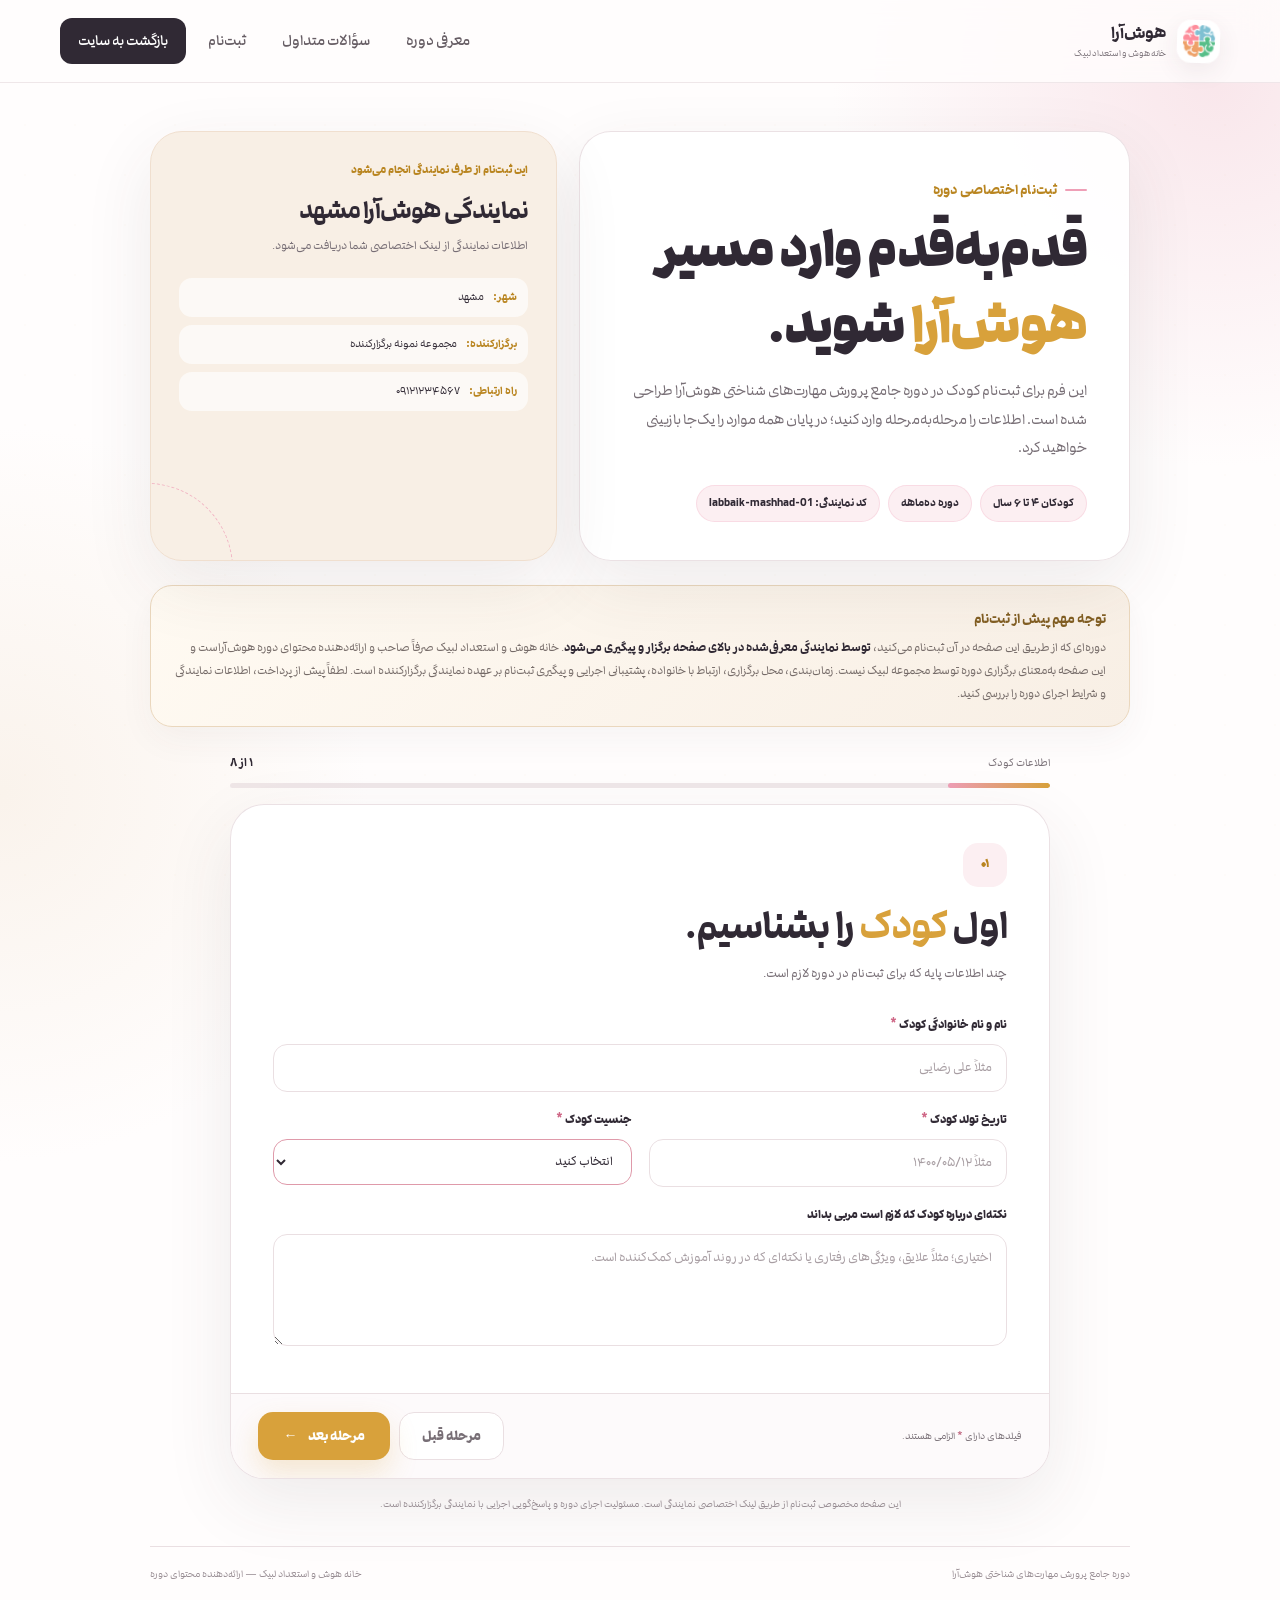
<file: student-registration-u.html>
<!doctype html>
<html lang="fa" dir="rtl">
<head>
  <meta charset="UTF-8">
  <meta name="viewport" content="width=device-width, initial-scale=1.0">
  <meta name="description" content="ثبت‌نام دوره جامع هوش‌آرا از طریق نمایندگی">
  <title>ثبت‌نام دوره هوش‌آرا | ثبت‌نام اختصاصی نمایندگی</title>
  <link rel="stylesheet" href="css/styles.css">
  <link rel="shortcut icon" href="assets/favicon.ico" type="image/x-icon">

</head>
<body class="enrollment-page">

<header class="site-header">
  <div class="container nav-wrap">
    <a class="brand" href="index.html" aria-label="هوش‌آرا">
      <span class="brand-mark" aria-hidden="true">
        <img src="assets/logo/logo.png" alt="لوگو هوش‌آرا" width="32" height="32">
      </span>
      <span class="brand-text">
        <strong>هوش‌آرا</strong>
        <small>خانه هوش و استعداد لبیک</small>
      </span>
    </a>

    <button class="nav-toggle" type="button" aria-label="باز کردن منو" aria-expanded="false">
      <span></span><span></span><span></span>
    </button>

    <nav class="main-nav" aria-label="منوی اصلی">
      <a href="index.html#about">معرفی دوره</a>
      <a href="index.html#faq">سؤالات متداول</a>
      <a href="#registration">ثبت‌نام</a>
      <a class="nav-login" href="index.html">بازگشت به سایت</a>
    </nav>
  </div>
</header>

<main class="enrollment-main" id="registration">

  <section class="enrollment-hero">
    <div class="enrollment-hero-copy">
      <span class="eyebrow">ثبت‌نام اختصاصی دوره</span>
      <h1>قدم‌به‌قدم وارد مسیر <em>هوش‌آرا</em> شوید.</h1>
      <p>
        این فرم برای ثبت‌نام کودک در دوره جامع پرورش مهارت‌های شناختی هوش‌آرا طراحی شده است.
        اطلاعات را مرحله‌به‌مرحله وارد کنید؛ در پایان همه موارد را یک‌جا بازبینی خواهید کرد.
      </p>
      <div class="enrollment-hero-meta">
        <span class="enrollment-pill">کودکان ۴ تا ۶ سال</span>
        <span class="enrollment-pill">دوره ده‌ماهه</span>
        <span class="enrollment-pill" id="repCodePill">لینک اختصاصی نمایندگی</span>
      </div>
    </div>

    <aside class="representative-info-card" aria-label="اطلاعات نمایندگی">
      <span class="rep-card-label">این ثبت‌نام از طرف نمایندگی انجام می‌شود</span>
      <h2 class="rep-card-name" id="repName">نمایندگی هوش‌آرا</h2>
      <p class="rep-card-sub" id="repSubtitle">اطلاعات نمایندگی از لینک اختصاصی شما دریافت می‌شود.</p>

      <div class="rep-card-details">
        <div class="rep-detail"><b>شهر:</b><span id="repCity">—</span></div>
        <div class="rep-detail"><b>برگزارکننده:</b><span id="repOrganizer">—</span></div>
        <div class="rep-detail"><b>راه ارتباطی:</b><span id="repPhone">—</span></div>
      </div>
    </aside>
  </section>

  <section class="enrollment-disclaimer">
    <strong>توجه مهم پیش از ثبت‌نام</strong>
    <p>
      دوره‌ای که از طریق این صفحه در آن ثبت‌نام می‌کنید، <b>توسط نمایندگی معرفی‌شده در بالای صفحه برگزار و پیگیری می‌شود</b>.
      خانه هوش و استعداد لبیک صرفاً صاحب و ارائه‌دهنده محتوای دوره هوش‌آراست و این صفحه به‌معنای برگزاری دوره توسط مجموعه لبیک نیست.
      زمان‌بندی، محل برگزاری، ارتباط با خانواده، پشتیبانی اجرایی و پیگیری ثبت‌نام بر عهده نمایندگی برگزارکننده است.
      لطفاً پیش از پرداخت، اطلاعات نمایندگی و شرایط اجرای دوره را بررسی کنید.
    </p>
  </section>

  <section class="enrollment-shell" aria-label="فرم ثبت‌نام">
    <div class="enrollment-progress">
      <div class="enrollment-progress-top">
        <span id="progressTitle">اطلاعات کودک</span>
        <strong><span id="currentStep">۱</span> از ۸</strong>
      </div>
      <div class="enrollment-progress-bar">
        <div class="enrollment-progress-fill" id="progressFill"></div>
      </div>
    </div>

    <form class="enrollment-card" id="enrollmentForm" novalidate>
      <div class="enrollment-stage">

        <section class="enrollment-slide is-active" data-step="1" data-title="اطلاعات کودک">
          <div class="enrollment-slide-header">
            <span class="enrollment-step-number">۰۱</span>
            <h2>اول <em>کودک</em> را بشناسیم.</h2>
            <p class="enrollment-slide-description">
              چند اطلاعات پایه که برای ثبت‌نام در دوره لازم است.
            </p>
          </div>

          <div class="enrollment-grid">
            <div class="enrollment-field full">
              <label for="childName">نام و نام خانوادگی کودک <span>*</span></label>
              <input id="childName" name="childName" type="text" placeholder="مثلاً علی رضایی" required>
            </div>

            <div class="enrollment-field">
              <label for="birthDate">تاریخ تولد کودک <span>*</span></label>
              <input id="birthDate" name="birthDate" type="text" inputmode="numeric" placeholder="مثلاً ۱۴۰۰/۰۵/۱۲" required>
            </div>

            <div class="enrollment-field">
              <label for="childGender">جنسیت کودک <span>*</span></label>
              <select id="childGender" name="childGender" required>
                <option value="">انتخاب کنید</option>
                <option>دختر</option>
                <option>پسر</option>
              </select>
            </div>

            <div class="enrollment-field full">
              <label for="childNotes">نکته‌ای درباره کودک که لازم است مربی بداند</label>
              <textarea id="childNotes" name="childNotes" placeholder="اختیاری؛ مثلاً علایق، ویژگی‌های رفتاری یا نکته‌ای که در روند آموزش کمک‌کننده است."></textarea>
            </div>
          </div>
        </section>

        <section class="enrollment-slide" data-step="2" data-title="اطلاعات مادر">
          <div class="enrollment-slide-header">
            <span class="enrollment-step-number">۰۲</span>
            <h2>حالا با <em>مادر</em> آشنا شویم.</h2>
            <p class="enrollment-slide-description">
              اطلاعات تماس و مشخصات مادر برای ارتباط با خانواده و پیگیری دوره لازم است.
            </p>
          </div>

          <div class="enrollment-grid">
            <div class="enrollment-field full">
              <label for="motherName">نام و نام خانوادگی مادر <span>*</span></label>
              <input id="motherName" name="motherName" type="text" placeholder="نام و نام خانوادگی" required>
            </div>
            
            <div class="enrollment-field">
              <label for="motherMobile">
شماره همراه مادر (فعال در ایتا)                <span>*</span></label>
              <input id="motherMobile" name="motherMobile" type="tel" inputmode="tel" placeholder="۰۹۱۲۱۲۳۴۵۶۷" required>
            </div>

            <div class="enrollment-field">
              <label for="city">شهر محل سکونت <span>*</span></label>
              <input id="city" name="city" type="text" placeholder="مثلاً مشهد" required>
            </div>

            <div class="enrollment-field">
              <label for="motherEducation">تحصیلات مادر <span>*</span></label>
              <select id="motherEducation" name="motherEducation" required>
                <option value="">انتخاب کنید</option>
                <option>دیپلم</option>
                <option>کاردانی</option>
                <option>کارشناسی</option>
                <option>کارشناسی ارشد</option>
                <option>دکتری</option>
                <option>سایر</option>
              </select>
            </div>

            <div class="enrollment-field">
              <label for="motherJob">شغل مادر <span>*</span></label>
              <input id="motherJob" name="motherJob" type="text" placeholder="مثلاً خانه‌دار، معلم، کارمند..." required>
            </div>
          </div>
        </section>

        <section class="enrollment-slide" data-step="3" data-title="هدف و همراهی خانواده">
          <div class="enrollment-slide-header">
            <span class="enrollment-step-number">۰۳</span>
            <h2>از این مسیر چه <em>انتظاری</em> دارید؟</h2>
            <p class="enrollment-slide-description">
              پاسخ شما کمک می‌کند همراهی خانواده با هدف دوره هماهنگ‌تر باشد.
            </p>
          </div>

          <div class="enrollment-grid">
            <div class="enrollment-field full">
              <label for="goal">هدف شما از شرکت در دوره چیست؟ <span>*</span></label>
              <textarea id="goal" name="goal" placeholder="در چند جمله کوتاه بنویسید چه انتظاری از این دوره دارید." required></textarea>
            </div>

            <div class="enrollment-field full">
              <label>در طول روز به‌طور میانگین چقدر برای بازی و فعالیت با کودک زمان اختصاص می‌دهید؟ <span>*</span></label>
              <div class="enrollment-choice-grid">
                <div class="enrollment-choice">
                  <input id="time0" type="radio" name="dailyTime" value="نمی‌توانم وقت بگذارم" required>
                  <label for="time0"><strong>کمتر</strong><small>نمی‌توانم وقت بگذارم</small></label>
                </div>
                <div class="enrollment-choice">
                  <input id="time30" type="radio" name="dailyTime" value="۳۰ دقیقه">
                  <label for="time30"><strong>۳۰ دقیقه</strong><small>در طول روز</small></label>
                </div>
                <div class="enrollment-choice">
                  <input id="time60" type="radio" name="dailyTime" value="یک ساعت">
                  <label for="time60"><strong>یک ساعت</strong><small>در طول روز</small></label>
                </div>
                <div class="enrollment-choice">
                  <input id="time120" type="radio" name="dailyTime" value="دو ساعت">
                  <label for="time120"><strong>دو ساعت</strong><small>در طول روز</small></label>
                </div>
                <div class="enrollment-choice">
                  <input id="time180" type="radio" name="dailyTime" value="سه ساعت">
                  <label for="time180"><strong>سه ساعت</strong><small>در طول روز</small></label>
                </div>
                <div class="enrollment-choice">
                  <input id="timeMore" type="radio" name="dailyTime" value="بیش از سه ساعت">
                  <label for="timeMore"><strong>بیش از ۳ ساعت</strong><small>در طول روز</small></label>
                </div>
              </div>
            </div>
          </div>
        </section>

        <section class="enrollment-slide" data-step="4" data-title="تجربه قبلی">
          <div class="enrollment-slide-header">
            <span class="enrollment-step-number">۰۴</span>
            <h2>تجربه‌ای از <em>دوره‌های مشابه</em> دارید؟</h2>
            <p class="enrollment-slide-description">
              این بخش اجباری نیست؛ اگر تجربه‌ای دارید، کوتاه و واقعی برای ما بنویسید.
            </p>
          </div>

          <div class="enrollment-grid">
            <div class="enrollment-field full">
              <label for="previousCourse">چنانچه تاکنون در دوره‌های مرتبط با پرورش هوش کودک شرکت کرده‌اید، توضیح مختصری بنویسید.</label>
              <textarea id="previousCourse" name="previousCourse" placeholder="نوع دوره، مدت یا بازخوردی که از آن گرفتید..."></textarea>
            </div>

            <div class="enrollment-field full">
              <label for="learningExpectation">اگر تجربه قبلی داشته‌اید، در این دوره چه تفاوتی برایتان مهم است؟</label>
              <textarea id="learningExpectation" name="learningExpectation" placeholder="اختیاری"></textarea>
            </div>
          </div>
        </section>

        <section class="enrollment-slide" data-step="5" data-title="انتخاب شیوه دوره">
          <div class="enrollment-slide-header">
            <span class="enrollment-step-number">۰۵</span>
            <h2>کدام مسیر برای <em>شما</em>ست؟</h2>
            <p class="enrollment-slide-description">
              بر اساس توضیحات دوره، شیوه‌ای را انتخاب کنید که نمایندگی برگزارکننده برای شما ارائه می‌کند.
            </p>
          </div>

          <div class="enrollment-section-note">
            دوره جامع هوش‌آرا برای کودکان ۴ تا ۶ ساله طراحی شده است. اجرای حضوری شامل ۳۰ کارگاه کودک و ۶۰ فعالیت مادر و کودک در ده ماه است؛ نسخه مجازی شامل ۶۰ فعالیت مادر و کودک است.
          </div>

          <div class="course-option-grid">
            <div class="course-option">
              <input id="courseInPerson" type="radio" name="courseType" value="حضوری" required>
              <label for="courseInPerson">
                <strong>دوره حضوری</strong>
                <small>۳۰ کارگاه حضوری کودک + ۶۰ فعالیت مادر و کودک در بازه ده‌ماهه</small>
                <span class="course-price">۶٬۸۰۰٬۰۰۰ تومان</span>
              </label>
            </div>

            <div class="course-option">
              <input id="courseOnline" type="radio" name="courseType" value="مجازی">
              <label for="courseOnline">
                <strong>دوره مجازی</strong>
                <small>۶۰ فعالیت مادر و کودک در قالب بسته‌های آموزشی</small>
                <span class="course-price">۲٬۰۰۰٬۰۰۰ تومان</span>
              </label>
            </div>
          </div>
        </section>

        <section class="enrollment-slide" data-step="6" data-title="تأیید شرایط">
          <div class="enrollment-slide-header">
            <span class="enrollment-step-number">۰۶</span>
            <h2>قبل از پرداخت، <em>این چند نکته</em> را بخوانید.</h2>
            <p class="enrollment-slide-description">
              هدف این مرحله این است که ثبت‌نام با آگاهی کامل انجام شود.
            </p>
          </div>

          <!-- <div class="enrollment-section-note">
            تهیه وسایل مصرفی دوره بر عهدهمانند مدادرنگی، دفتر، خمیر و موارد مشابه توسط والدین تأمین می‌شود.
          </div> -->

          <div class="enrollment-grid">
            <div class="enrollment-field full">
              <label>موارد زیر را مطالعه کرده‌ام و می‌پذیرم <span>*</span></label>
              <div class="review-grid">
                <label class="checkbox-row">
                  <input id="acceptOrganizer" name="acceptOrganizer" type="checkbox" required>
                  <span>می‌دانم دوره از طرف <b id="acceptOrganizerName">نمایندگی برگزارکننده</b> برگزار و پیگیری می‌شود، نه مستقیماً توسط لبیک.</span>
                </label>

                <label class="checkbox-row">
                  <input id="acceptDetails" name="acceptDetails" type="checkbox" required>
                  <span>جزئیات زمان، مکان، پشتیبانی و اجرای دوره را از نمایندگی دریافت و بررسی کرده‌ام.</span>
                </label>

                <label class="checkbox-row">
                  <input id="acceptAge" name="acceptAge" type="checkbox" required>
                  <span>کودک ثبت‌نام‌شده در بازه سنی اعلام‌شده دوره قرار دارد.</span>
                </label>
              </div>
            </div>
          </div>
        </section>

        <section class="enrollment-slide" data-step="7" data-title="بازبینی اطلاعات">
          <div class="enrollment-slide-header">
            <span class="enrollment-step-number">۰۷</span>
            <h2>یک بار دیگر، <em>همه‌چیز را ببینید.</em></h2>
            <p class="enrollment-slide-description">
              اگر هر بخش نیاز به اصلاح دارد، از همین‌جا به همان مرحله برگردید.
            </p>
          </div>

          <div class="review-grid" id="reviewContainer"></div>
          <div class="review-warning" id="reviewWarning">
            هنوز بعضی از اطلاعات اجباری تکمیل نشده‌اند. از دکمه‌های «اصلاح» استفاده کنید تا به همان مرحله برگردید.
          </div>

          <label class="checkbox-row" style="margin-top:15px;">
            <input id="confirmReview" name="confirmReview" type="checkbox" required>
            <span>اطلاعات بالا را بازبینی کردم و برای رفتن به مرحله پرداخت آماده‌ام.</span>
          </label>
        </section>

        <section class="enrollment-slide" data-step="8" data-title="پرداخت و تکمیل ثبت‌نام">
          <div class="enrollment-slide-header">
            <span class="enrollment-step-number">۰۸</span>
            <h2>رسیدیم به <em>مرحلۀ آخر.</em></h2>
            <p class="enrollment-slide-description">
              مبلغ دوره انتخابی را بررسی کنید و ثبت‌نام را تکمیل کنید.
            </p>
          </div>

          <div class="payment-box">
            <h3>خلاصه پرداخت</h3>
            <p>مبلغ زیر بر اساس انتخاب شما در مرحله قبل نمایش داده می‌شود.</p>

            <div class="payment-price">
              <span id="paymentCourseName">دوره حضوری</span>
              <strong id="paymentAmount">۶٬۸۰۰٬۰۰۰ تومان</strong>
            </div>

            <div class="payment-method-note">
هشدار برای کبرا 11
            </div>
          </div>

          <label class="checkbox-row" style="margin-top:18px;">
            <input id="confirmPayment" name="confirmPayment" type="checkbox" required>
            <span>اطلاعات نهایی و مبلغ دوره را بررسی کرده‌ام و برای پرداخت و تکمیل ثبت‌نام اقدام می‌کنم.</span>
          </label>
        </section>

      </div>

      <div class="enrollment-actions" id="enrollmentActions">
        <span class="enrollment-helper">فیلدهای دارای <b>*</b> الزامی هستند.</span>
        <div class="enrollment-actions-right">
          <button class="btn btn-ghost" id="backButton" type="button" hidden>مرحله قبل</button>
          <button class="btn btn-primary" id="nextButton" type="button">مرحله بعد <span>←</span></button>
        </div>
      </div>

      <div class="enrollment-success" id="enrollmentSuccess">
        <div class="enrollment-success-icon">✓</div>
        <h2>اطلاعات شما با موفقیت ثبت شد.</h2>
        <p>
          اطلاعات شما با موفقیت ثبت شد و پنل شما در سایت فعال است. شروع دوره توسط پیامک به شما اطلاع‌رسانی خواهد شد.
        </p>
        <div class="enrollment-success-actions">
          <button class="btn btn-ghost" id="restartButton" type="button">بازگشت و اصلاح اطلاعات</button>
          <a class="btn btn-primary" id="panelButton" href="panel.html">ورود به پنل کاربری</a>
        </div>
      </div>
    </form>

    <p class="enrollment-final-note">
      این صفحه مخصوص ثبت‌نام از طریق لینک اختصاصی نمایندگی است. مسئولیت اجرای دوره و پاسخ‌گویی اجرایی با نمایندگی برگزارکننده است.
    </p>
  </section>

  <footer class="enrollment-footer">
    <span>دوره جامع پرورش مهارت‌های شناختی هوش‌آرا</span>
    <span>خانه هوش و استعداد لبیک — ارائه‌دهنده محتوای دوره</span>
  </footer>
</main>

<script src="js/persian-date-picker.js"></script>
<script>
(() => {
  /*
    نمونه ساختار لینک:
    student-registration.html?rep=labbaik-mashhad-01

    برای هر نمایندگی، یک کد یکتا بسازید و اطلاعات آن را در representativeMap وارد کنید.
    در نسخه دارای بک‌اند، همین داده‌ها باید از سرور خوانده شوند.
  */
  const representativeMap = {
    "labbaik-mashhad-01": {
      name: "نمایندگی هوش‌آرا مشهد",
      city: "مشهد",
      organizer: "مجموعه نمونه برگزارکننده",
      phone: "۰۹۱۲۱۲۳۴۵۶۷",
      code: "labbaik-mashhad-01"
    },
    "sample-02": {
      name: "نمایندگی نمونه شماره ۲",
      city: "مشهد",
      organizer: "نام مجموعه برگزارکننده",
      phone: "۰۹۱۲۱۲۳۴۵۶۷",
      code: "sample-02"
    }
  };

  const params = new URLSearchParams(window.location.search);
  const repCode = params.get("rep") || "labbaik-mashhad-01";
  const representative = representativeMap[repCode] || representativeMap["labbaik-mashhad-01"];

  document.getElementById("repName").textContent = representative.name;
  document.getElementById("repCity").textContent = representative.city;
  document.getElementById("repOrganizer").textContent = representative.organizer;
  document.getElementById("repPhone").textContent = representative.phone;
  document.getElementById("repCodePill").textContent = "کد نمایندگی: " + representative.code;
  document.getElementById("acceptOrganizerName").textContent = representative.organizer;

  const form = document.getElementById("enrollmentForm");
  const slides = [...document.querySelectorAll(".enrollment-slide")];
  const progressFill = document.getElementById("progressFill");
  const progressTitle = document.getElementById("progressTitle");
  const currentStep = document.getElementById("currentStep");
  const nextButton = document.getElementById("nextButton");
  const backButton = document.getElementById("backButton");
  const actions = document.getElementById("enrollmentActions");
  const success = document.getElementById("enrollmentSuccess");
  const restartButton = document.getElementById("restartButton");
  const reviewContainer = document.getElementById("reviewContainer");
  const reviewWarning = document.getElementById("reviewWarning");
  const paymentCourseName = document.getElementById("paymentCourseName");
  const paymentAmount = document.getElementById("paymentAmount");

  const digits = value => String(value).replace(/\d/g, d => "۰۱۲۳۴۵۶۷۸۹"[d]);

  let current = 0;

  const field = id => document.getElementById(id);

  const sections = [
    {
      title: "اطلاعات کودک",
      step: 1,
      items: [
        ["نام کودک", "childName"],
        ["تاریخ تولد", "birthDate"],
        ["جنسیت", "childGender"],
        ["توضیحات کودک", "childNotes"]
      ]
    },
    {
      title: "اطلاعات مادر",
      step: 2,
      items: [
        ["نام مادر", "motherName"],
        ["شماره همراه", "motherMobile"],
        ["شهر", "city"],
        ["تحصیلات", "motherEducation"],
        ["شغل", "motherJob"]
      ]
    },
    {
      title: "هدف و همراهی خانواده",
      step: 3,
      items: [
        ["هدف از شرکت", "goal"],
        ["زمان روزانه", "dailyTime"]
      ]
    },
    {
      title: "تجربه قبلی",
      step: 4,
      items: [
        ["دوره مرتبط قبلی", "previousCourse"],
        ["انتظار از این دوره", "learningExpectation"]
      ]
    },
    {
      title: "شیوه دوره",
      step: 5,
      items: [
        ["نوع دوره", "courseType"]
      ]
    },
    {
      title: "تأیید شرایط دوره",
      step: 6,
      items: [
        ["برگزاری توسط نمایندگی", "acceptOrganizer"],
        ["بررسی جزئیات اجرا و پشتیبانی", "acceptDetails"],
        ["قرار داشتن کودک در بازه سنی دوره", "acceptAge"]
      ]
    }
  ];

  function getValue(id) {
    const el = field(id);
    if (!el) return "—";

    if (el.type === "radio") {
      const checked = document.querySelector(`input[name="${el.name}"]:checked`);
      return checked ? checked.value : "—";
    }

    if (el.type === "checkbox") {
      return el.checked ? "تأیید شد" : "تأیید نشده";
    }

    if (el.tagName === "SELECT") {
      return el.value || "—";
    }

    return el.value.trim() || "—";
  }

  function getGroupValue(name) {
    const checked = document.querySelector(`input[name="${name}"]:checked`);
    return checked ? checked.value : "—";
  }

  function renderReview() {
    reviewContainer.innerHTML = "";

    sections.forEach(section => {
      const block = document.createElement("div");
      block.className = "review-block";

      const head = document.createElement("div");
      head.className = "review-block-head";
      head.innerHTML = `<strong>${section.title}</strong><button type="button" class="review-edit" data-step="${section.step}">اصلاح این بخش ←</button>`;

      const items = document.createElement("div");
      items.className = "review-items";

      section.items.forEach(([label, id]) => {
        const item = document.createElement("div");
        item.className = "review-item";

        let value = getValue(id);
        if (id === "dailyTime") value = getGroupValue("dailyTime");
        if (id === "courseType") value = getGroupValue("courseType");

        item.innerHTML = `<span>${label}</span><strong>${escapeHtml(value)}</strong>`;
        items.appendChild(item);
      });

      block.appendChild(head);
      block.appendChild(items);
      reviewContainer.appendChild(block);
    });

    document.querySelectorAll(".review-edit").forEach(btn => {
      btn.addEventListener("click", () => {
        setStep(Number(btn.dataset.step) - 1, "back");
      });
    });
  }

  function escapeHtml(value) {
    return String(value)
      .replaceAll("&", "&amp;")
      .replaceAll("<", "&lt;")
      .replaceAll(">", "&gt;")
      .replaceAll('"', "&quot;")
      .replaceAll("'", "&#039;");
  }

  let formAlertTimer;
  function showFormAlert(message = "لطفاً اطلاعات این مرحله را کامل کنید.") {
    let alertBox = document.getElementById("formAlert");
    if (!alertBox) {
      alertBox = document.createElement("div");
      alertBox.id = "formAlert";
      alertBox.className = "form-alert";
      alertBox.setAttribute("role", "alert");
      alertBox.setAttribute("aria-live", "assertive");
      alertBox.innerHTML = '<span class="form-alert-icon" aria-hidden="true">!</span><span class="form-alert-copy"><strong>یک مورد باقی مانده</strong><span class="form-alert-message"></span></span><button class="form-alert-close" type="button" aria-label="بستن پیام">×</button>';
      document.body.appendChild(alertBox);
      alertBox.querySelector(".form-alert-close").addEventListener("click", () => alertBox.classList.remove("is-visible"));
    }
    alertBox.querySelector(".form-alert-message").textContent = message;
    alertBox.classList.add("is-visible");
    clearTimeout(formAlertTimer);
    formAlertTimer = setTimeout(() => alertBox.classList.remove("is-visible"), 5000);
  }

  function validateCurrent() {
    const currentSlide = slides[current];
    const required = [...currentSlide.querySelectorAll("[required]")];

    for (const element of required) {
      const blankText = element.matches('input[type="text"], input[type="tel"], input[type="email"], textarea') && !element.value.trim();
      if (!element.checkValidity() || blankText) {
        const label = element.id && document.querySelector(`label[for="${element.id}"]`);
        const fieldName = label?.textContent.replace("*", "").trim();
        showFormAlert(fieldName ? `لطفاً «${fieldName}» را تکمیل کنید.` : "لطفاً موارد الزامی این مرحله را تکمیل کنید.");
        element.setAttribute("aria-invalid", "true");
        element.focus({ preventScroll: true });
        return false;
      }
    }

    return true;
  }

  function setStep(next, direction = "forward") {
    slides[current].classList.remove("is-active");
    current = next;
    slides[current].classList.add("is-active");

    const step = current + 1;
    currentStep.textContent = digits(step);
    progressTitle.textContent = slides[current].dataset.title;
    progressFill.style.width = `${(step / slides.length) * 100}%`;

    backButton.hidden = current === 0;

    if (current === slides.length - 1) {
      renderReview();
      nextButton.innerHTML = 'ثبت و ادامه <span>✓</span>';
    } else if (current === slides.length - 2) {
      nextButton.innerHTML = 'رفتن به پرداخت <span>←</span>';
    } else {
      nextButton.innerHTML = 'مرحله بعد <span>←</span>';
    }

    if (current === 7) updatePayment();

    requestAnimationFrame(() => {
      const first = slides[current].querySelector(
        "input:not([type='radio']):not([type='checkbox']), select, textarea"
      );
      if (first) first.focus({ preventScroll: true });
    });

  }

  function updatePayment() {
    const course = getGroupValue("courseType");

    if (course === "مجازی") {
      paymentCourseName.textContent = "دوره مجازی";
      paymentAmount.textContent = "۲٬۰۰۰٬۰۰۰ تومان";
    } else {
      paymentCourseName.textContent = "دوره حضوری";
      paymentAmount.textContent = "۶٬۸۰۰٬۰۰۰ تومان";
    }
  }

  // Capture the action first so an incomplete step can never reach the navigation handler.
  nextButton.addEventListener("click", event => {
    if (!validateCurrent()) {
      event.preventDefault();
      event.stopImmediatePropagation();
    }
  }, true);

  nextButton.addEventListener("click", () => {
    if (!validateCurrent()) return;

    if (current === 5) {
      setStep(6);
      return;
    }

    if (current === 6) {
      if (!field("confirmReview").checked) {
        reviewWarning.classList.add("is-visible");
        showFormAlert("برای ادامه، تأیید بازبینی اطلاعات را علامت بزنید.");
        return;
      }
      reviewWarning.classList.remove("is-visible");
      setStep(7);
      updatePayment();
      return;
    }

    if (current === 7) {
      if (!field("confirmPayment").checked) {
        showFormAlert("برای تکمیل ثبت‌نام، تأیید نهایی را علامت بزنید.");
        return;
      }
      success.classList.add("is-visible");
      document.querySelector(".enrollment-stage").style.display = "none";
      actions.style.display = "none";
      progressFill.style.width = "100%";
      progressTitle.textContent = "تکمیل ثبت‌نام";
      currentStep.textContent = "✓";
      return;
    }

    setStep(current + 1);
  });

  backButton.addEventListener("click", () => {
    if (current > 0) setStep(current - 1, "back");
  });

  restartButton.addEventListener("click", () => {
    success.classList.remove("is-visible");
    document.querySelector(".enrollment-stage").style.display = "";
    actions.style.display = "";
    form.reset();
    current = 0;
    slides.forEach((slide, index) => slide.classList.toggle("is-active", index === 0));
    currentStep.textContent = "۱";
    progressTitle.textContent = slides[0].dataset.title;
    progressFill.style.width = `${100 / slides.length}%`;
    backButton.hidden = true;
    nextButton.innerHTML = 'مرحله بعد <span>←</span>';
    window.scrollTo({ top: 0, behavior: "smooth" });
  });

  const navToggle = document.querySelector(".nav-toggle");
  const mainNav = document.querySelector(".main-nav");

  navToggle?.addEventListener("click", () => {
    const open = mainNav.classList.toggle("is-open");
    navToggle.setAttribute("aria-expanded", String(open));
  });

  mainNav?.querySelectorAll("a").forEach(link => {
    link.addEventListener("click", () => {
      mainNav.classList.remove("is-open");
      navToggle?.setAttribute("aria-expanded", "false");
    });
  });

  form.addEventListener("keydown", event => {
    if (event.key === "Enter" && event.target.tagName !== "TEXTAREA") {
      event.preventDefault();
      nextButton.click();
    }
  });

  document.querySelectorAll('input[name="courseType"]').forEach(input => {
    input.addEventListener("change", updatePayment);
  });

  document.querySelectorAll('input, select, textarea').forEach(input => {
    input.addEventListener("input", () => {
      if (input.checkValidity()) input.removeAttribute("aria-invalid");
    });
  });
})();
</script>
</body>
</html>
</file>
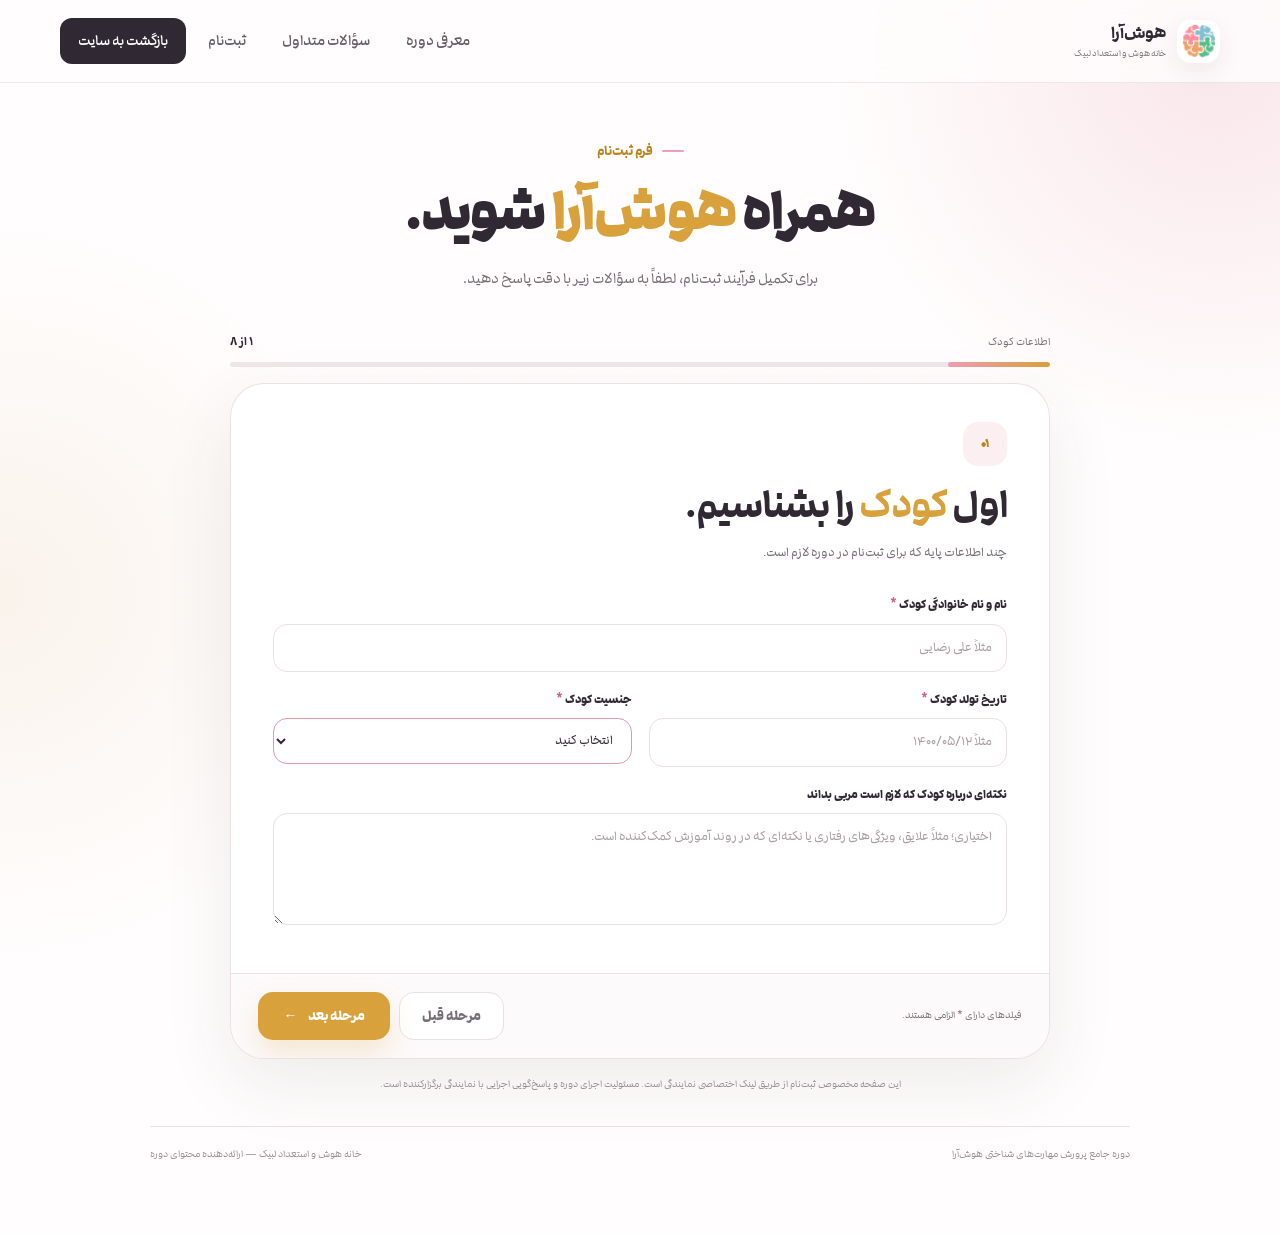
<file: student-registration.html>
<!doctype html>
<html lang="fa" dir="rtl">
<head>
  <meta charset="UTF-8">
  <meta name="viewport" content="width=device-width, initial-scale=1.0">
  <meta name="description" content="ثبت‌نام دوره جامع هوش‌آرا از طریق نمایندگی">
  <title>ثبت‌نام دوره هوش‌آرا | ثبت‌نام اختصاصی نمایندگی</title>
  <link rel="stylesheet" href="css/styles.css">
  <link rel="shortcut icon" href="assets/favicon.ico" type="image/x-icon">

</head>
<body class="enrollment-page">

<header class="site-header">
  <div class="container nav-wrap">
    <a class="brand" href="index.html" aria-label="هوش‌آرا">
      <span class="brand-mark" aria-hidden="true">
        <img src="assets/logo/logo.png" alt="لوگو هوش‌آرا" width="32" height="32">
      </span>
      <span class="brand-text">
        <strong>هوش‌آرا</strong>
        <small>خانه هوش و استعداد لبیک</small>
      </span>
    </a>

    <button class="nav-toggle" type="button" aria-label="باز کردن منو" aria-expanded="false">
      <span></span><span></span><span></span>
    </button>

    <nav class="main-nav" aria-label="منوی اصلی">
      <a href="index.html#about">معرفی دوره</a>
      <a href="index.html#faq">سؤالات متداول</a>
      <a href="#registration">ثبت‌نام</a>
      <a class="nav-login" href="index.html">بازگشت به سایت</a>
    </nav>
  </div>
</header>

<main class="enrollment-main" id="registration">

  <div class="representative-intro">
      <span class="eyebrow">فرم ثبت‌نام</span>
      <h1>همراه <em>هوش‌آرا</em> شوید.</h1>
      <p>
         برای تکمیل فرآیند ثبت‌نام، لطفاً به سؤالات زیر با دقت پاسخ دهید.
      </p>
    </div>

  <section class="enrollment-shell" aria-label="فرم ثبت‌نام">
    <div class="enrollment-progress">
      <div class="enrollment-progress-top">
        <span id="progressTitle">اطلاعات کودک</span>
        <strong><span id="currentStep">۱</span> از ۸</strong>
      </div>
      <div class="enrollment-progress-bar">
        <div class="enrollment-progress-fill" id="progressFill"></div>
      </div>
    </div>

    <form class="enrollment-card" id="enrollmentForm" novalidate>
      <div class="enrollment-stage">

        <section class="enrollment-slide is-active" data-step="1" data-title="اطلاعات کودک">
          <div class="enrollment-slide-header">
            <span class="enrollment-step-number">۰۱</span>
            <h2>اول <em>کودک</em> را بشناسیم.</h2>
            <p class="enrollment-slide-description">
              چند اطلاعات پایه که برای ثبت‌نام در دوره لازم است.
            </p>
          </div>

          <div class="enrollment-grid">
            <div class="enrollment-field full">
              <label for="childName">نام و نام خانوادگی کودک <span>*</span></label>
              <input id="childName" name="childName" type="text" placeholder="مثلاً علی رضایی" required>
            </div>

            <div class="enrollment-field">
              <label for="birthDate">تاریخ تولد کودک <span>*</span></label>
              <input id="birthDate" name="birthDate" type="text" inputmode="numeric" placeholder="مثلاً ۱۴۰۰/۰۵/۱۲" required>
            </div>

            <div class="enrollment-field">
              <label for="childGender">جنسیت کودک <span>*</span></label>
              <select id="childGender" name="childGender" required>
                <option value="">انتخاب کنید</option>
                <option>دختر</option>
                <option>پسر</option>
              </select>
            </div>

            <div class="enrollment-field full">
              <label for="childNotes">نکته‌ای درباره کودک که لازم است مربی بداند</label>
              <textarea id="childNotes" name="childNotes" placeholder="اختیاری؛ مثلاً علایق، ویژگی‌های رفتاری یا نکته‌ای که در روند آموزش کمک‌کننده است."></textarea>
            </div>
          </div>
        </section>

        <section class="enrollment-slide" data-step="2" data-title="اطلاعات مادر">
          <div class="enrollment-slide-header">
            <span class="enrollment-step-number">۰۲</span>
            <h2>حالا با <em>مادر</em> آشنا شویم.</h2>
            <p class="enrollment-slide-description">
              اطلاعات تماس و مشخصات مادر برای ارتباط با خانواده و پیگیری دوره لازم است.
            </p>
          </div>

          <div class="enrollment-grid">
            <div class="enrollment-field full">
              <label for="motherName">نام و نام خانوادگی مادر <span>*</span></label>
              <input id="motherName" name="motherName" type="text" placeholder="نام و نام خانوادگی" required>
            </div>
            
            <div class="enrollment-field">
              <label for="motherMobile">
شماره همراه مادر (فعال در ایتا)                <span>*</span></label>
              <input id="motherMobile" name="motherMobile" type="tel" inputmode="tel" placeholder="۰۹۱۲۱۲۳۴۵۶۷" required>
            </div>

            <div class="enrollment-field">
              <label for="city">شهر محل سکونت <span>*</span></label>
              <input id="city" name="city" type="text" placeholder="مثلاً مشهد" required>
            </div>

            <div class="enrollment-field">
              <label for="motherEducation">تحصیلات مادر <span>*</span></label>
              <select id="motherEducation" name="motherEducation" required>
                <option value="">انتخاب کنید</option>
                <option>دیپلم</option>
                <option>کاردانی</option>
                <option>کارشناسی</option>
                <option>کارشناسی ارشد</option>
                <option>دکتری</option>
                <option>سایر</option>
              </select>
            </div>

            <div class="enrollment-field">
              <label for="motherJob">شغل مادر <span>*</span></label>
              <input id="motherJob" name="motherJob" type="text" placeholder="مثلاً خانه‌دار، معلم، کارمند..." required>
            </div>
          </div>
        </section>

        <section class="enrollment-slide" data-step="3" data-title="هدف و همراهی خانواده">
          <div class="enrollment-slide-header">
            <span class="enrollment-step-number">۰۳</span>
            <h2>از این مسیر چه <em>انتظاری</em> دارید؟</h2>
            <p class="enrollment-slide-description">
              پاسخ شما کمک می‌کند همراهی شما با هدف دوره هماهنگ‌تر باشد.
            </p>
          </div>

          <div class="enrollment-grid">
            <div class="enrollment-field full">
              <label for="goal">هدف شما از شرکت در دوره چیست؟ <span>*</span></label>
              <textarea id="goal" name="goal" placeholder="در چند جمله کوتاه بنویسید چه انتظاری از این دوره دارید." required></textarea>
            </div>

            <div class="enrollment-field full">
              <label>در طول روز به‌طور میانگین چقدر برای بازی و فعالیت با کودک زمان اختصاص می‌دهید؟ <span>*</span></label>
              <div class="enrollment-choice-grid">
                <div class="enrollment-choice">
                  <input id="time0" type="radio" name="dailyTime" value="نمی‌توانم وقت بگذارم" required>
                  <label for="time0"><strong>کمتر</strong><small>نمی‌توانم وقت بگذارم</small></label>
                </div>
                <div class="enrollment-choice">
                  <input id="time30" type="radio" name="dailyTime" value="۳۰ دقیقه">
                  <label for="time30"><strong>۳۰ دقیقه</strong><small>در طول روز</small></label>
                </div>
                <div class="enrollment-choice">
                  <input id="time60" type="radio" name="dailyTime" value="یک ساعت">
                  <label for="time60"><strong>یک ساعت</strong><small>در طول روز</small></label>
                </div>
                <div class="enrollment-choice">
                  <input id="time120" type="radio" name="dailyTime" value="دو ساعت">
                  <label for="time120"><strong>دو ساعت</strong><small>در طول روز</small></label>
                </div>
                <div class="enrollment-choice">
                  <input id="time180" type="radio" name="dailyTime" value="سه ساعت">
                  <label for="time180"><strong>سه ساعت</strong><small>در طول روز</small></label>
                </div>
                <div class="enrollment-choice">
                  <input id="timeMore" type="radio" name="dailyTime" value="بیش از سه ساعت">
                  <label for="timeMore"><strong>بیش از ۳ ساعت</strong><small>در طول روز</small></label>
                </div>
              </div>
            </div>
          </div>
        </section>

        <section class="enrollment-slide" data-step="4" data-title="تجربه قبلی">
          <div class="enrollment-slide-header">
            <span class="enrollment-step-number">۰۴</span>
            <h2>تجربه‌ای از <em>دوره‌های مشابه</em> دارید؟</h2>
            <p class="enrollment-slide-description">
              این بخش اجباری نیست؛ اگر تجربه‌ای دارید، کوتاه و واقعی برای ما بنویسید.
            </p>
          </div>

          <div class="enrollment-grid">
            <div class="enrollment-field full">
              <label for="previousCourse">چنانچه تاکنون در دوره‌های مرتبط با پرورش هوش کودک شرکت کرده‌اید، توضیح مختصری بنویسید.</label>
              <textarea id="previousCourse" name="previousCourse" placeholder="نوع دوره، مدت یا بازخوردی که از آن گرفتید..."></textarea>
            </div>

            <div class="enrollment-field full">
              <label for="learningExpectation">اگر تجربه قبلی داشته‌اید، در این دوره چه تفاوتی برایتان مهم است؟</label>
              <textarea id="learningExpectation" name="learningExpectation" placeholder="اختیاری"></textarea>
            </div>
          </div>
        </section>

        <section class="enrollment-slide" data-step="5" data-title="انتخاب شیوه دوره">
          <div class="enrollment-slide-header">
            <span class="enrollment-step-number">۰۵</span>
            <h2>کدام مسیر برای <em>شما</em>ست؟</h2>
            <p class="enrollment-slide-description">
              بر اساس توضیحات دوره، شیوه‌ای را انتخاب کنید که نمایندگی برگزارکننده برای شما ارائه می‌کند.
            </p>
          </div>

          <div class="enrollment-section-note">
            دوره جامع هوش‌آرا برای کودکان ۴ تا ۶ ساله طراحی شده است. اجرای حضوری شامل ۳۰ کارگاه کودک و ۶۰ فعالیت مادر و کودک در ده ماه است؛ نسخه مجازی شامل ۶۰ فعالیت مادر و کودک است.
          </div>

          <div class="course-option-grid">
            <div class="course-option">
              <input id="courseInPerson" type="radio" name="courseType" value="حضوری" required>
              <label for="courseInPerson">
                <strong>دوره حضوری</strong>
                <small>۳۰ کارگاه حضوری کودک + ۶۰ فعالیت مادر و کودک در بازه ده‌ماهه</small>
                <span class="course-price">۶٬۸۰۰٬۰۰۰ تومان</span>
              </label>
            </div>

            <div class="course-option">
              <input id="courseOnline" type="radio" name="courseType" value="مجازی">
              <label for="courseOnline">
                <strong>دوره مجازی</strong>
                <small>۶۰ فعالیت مادر و کودک در قالب بسته‌های آموزشی</small>
                <span class="course-price">۲٬۰۰۰٬۰۰۰ تومان</span>
              </label>
            </div>
          </div>
        </section>

        <section class="enrollment-slide" data-step="6" data-title="تأیید شرایط">
          <div class="enrollment-slide-header">
            <span class="enrollment-step-number">۰۶</span>
            <h2>قبل از پرداخت، <em>این چند نکته</em> را بخوانید.</h2>
            <p class="enrollment-slide-description">
              هدف این مرحله این است که ثبت‌نام با آگاهی کامل انجام شود.
            </p>
          </div>

          <!-- <div class="enrollment-section-note">
            تهیه وسایل مصرفی دوره بر عهدهمانند مدادرنگی، دفتر، خمیر و موارد مشابه توسط والدین تأمین می‌شود.
          </div> -->

          <div class="enrollment-grid">
            <div class="enrollment-field full">
              <label>موارد زیر را مطالعه کرده‌ام و می‌پذیرم <span>*</span></label>
              <div class="review-grid">
                <label class="checkbox-row">
                  <input id="acceptOrganizer" name="acceptOrganizer" type="checkbox" required>
                  <span>می‌دانم دوره از طرف <b id="acceptOrganizerName">نمایندگی برگزارکننده</b> برگزار و پیگیری می‌شود، نه مستقیماً توسط لبیک.</span>
                </label>

                <label class="checkbox-row">
                  <input id="acceptDetails" name="acceptDetails" type="checkbox" required>
                  <span>جزئیات زمان، مکان، پشتیبانی و اجرای دوره را از نمایندگی دریافت و بررسی کرده‌ام.</span>
                </label>

                <label class="checkbox-row">
                  <input id="acceptAge" name="acceptAge" type="checkbox" required>
                  <span>کودک ثبت‌نام‌شده در بازه سنی اعلام‌شده دوره قرار دارد.</span>
                </label>
              </div>
            </div>
          </div>
        </section>

        <section class="enrollment-slide" data-step="7" data-title="بازبینی اطلاعات">
          <div class="enrollment-slide-header">
            <span class="enrollment-step-number">۰۷</span>
            <h2>یک بار دیگر، <em>همه‌چیز را ببینید.</em></h2>
            <p class="enrollment-slide-description">
              اگر هر بخش نیاز به اصلاح دارد، از همین‌جا به همان مرحله برگردید.
            </p>
          </div>

          <div class="review-grid" id="reviewContainer"></div>
          <div class="review-warning" id="reviewWarning">
            هنوز بعضی از اطلاعات اجباری تکمیل نشده‌اند. از دکمه‌های «اصلاح» استفاده کنید تا به همان مرحله برگردید.
          </div>

          <label class="checkbox-row" style="margin-top:15px;">
            <input id="confirmReview" name="confirmReview" type="checkbox" required>
            <span>اطلاعات بالا را بازبینی کردم و برای رفتن به مرحله پرداخت آماده‌ام.</span>
          </label>
        </section>

        <section class="enrollment-slide" data-step="8" data-title="پرداخت و تکمیل ثبت‌نام">
          <div class="enrollment-slide-header">
            <span class="enrollment-step-number">۰۸</span>
            <h2>رسیدیم به <em>مرحلۀ آخر.</em></h2>
            <p class="enrollment-slide-description">
              مبلغ دوره انتخابی را بررسی کنید و ثبت‌نام را تکمیل کنید.
            </p>
          </div>

          <div class="payment-box">
            <h3>خلاصه پرداخت</h3>
            <p>مبلغ زیر بر اساس انتخاب شما در مرحله قبل نمایش داده می‌شود.</p>

            <div class="payment-price">
              <span id="paymentCourseName">دوره حضوری</span>
              <strong id="paymentAmount">۶٬۸۰۰٬۰۰۰ تومان</strong>
            </div>

            <div class="payment-method-note">
هشدار برای کبرا 11
            </div>
          </div>

          <label class="checkbox-row" style="margin-top:18px;">
            <input id="confirmPayment" name="confirmPayment" type="checkbox" required>
            <span>اطلاعات نهایی و مبلغ دوره را بررسی کرده‌ام و برای پرداخت و تکمیل ثبت‌نام اقدام می‌کنم.</span>
          </label>
        </section>

      </div>

      <div class="enrollment-actions" id="enrollmentActions">
        <span class="enrollment-helper">فیلدهای دارای <b>*</b> الزامی هستند.</span>
        <div class="enrollment-actions-right">
          <button class="btn btn-ghost" id="backButton" type="button" hidden>مرحله قبل</button>
          <button class="btn btn-primary" id="nextButton" type="button">مرحله بعد <span>←</span></button>
        </div>
      </div>

      <div class="enrollment-success" id="enrollmentSuccess">
        <div class="enrollment-success-icon">✓</div>
        <h2>اطلاعات شما با موفقیت ثبت شد.</h2>
        <p>
          اطلاعات شما با موفقیت ثبت شد و پنل شما در سایت فعال است. شروع دوره توسط پیامک به شما اطلاع‌رسانی خواهد شد.
        </p>
        <div class="enrollment-success-actions">
          <button class="btn btn-ghost" id="restartButton" type="button">بازگشت و اصلاح اطلاعات</button>
          <a class="btn btn-primary" id="panelButton" href="panel.html">ورود به پنل کاربری</a>
        </div>
      </div>
    </form>

    <p class="enrollment-final-note">
      این صفحه مخصوص ثبت‌نام از طریق لینک اختصاصی نمایندگی است. مسئولیت اجرای دوره و پاسخ‌گویی اجرایی با نمایندگی برگزارکننده است.
    </p>
  </section>

  <footer class="enrollment-footer">
    <span>دوره جامع پرورش مهارت‌های شناختی هوش‌آرا</span>
    <span>خانه هوش و استعداد لبیک — ارائه‌دهنده محتوای دوره</span>
  </footer>
</main>

<script src="js/persian-date-picker.js"></script>
<script>
(() => {
  /*
    نمونه ساختار لینک:
    student-registration.html?rep=labbaik-mashhad-01

    برای هر نمایندگی، یک کد یکتا بسازید و اطلاعات آن را در representativeMap وارد کنید.
    در نسخه دارای بک‌اند، همین داده‌ها باید از سرور خوانده شوند.
  */
  const representativeMap = {
    "labbaik-mashhad-01": {
      name: "نمایندگی هوش‌آرا مشهد",
      city: "مشهد",
      organizer: "مجموعه نمونه برگزارکننده",
      phone: "۰۹۱۲۱۲۳۴۵۶۷",
      code: "labbaik-mashhad-01"
    },
    "sample-02": {
      name: "نمایندگی نمونه شماره ۲",
      city: "مشهد",
      organizer: "نام مجموعه برگزارکننده",
      phone: "۰۹۱۲۱۲۳۴۵۶۷",
      code: "sample-02"
    }
  };

  const params = new URLSearchParams(window.location.search);
  const repCode = params.get("rep") || "labbaik-mashhad-01";
  const representative = representativeMap[repCode] || representativeMap["labbaik-mashhad-01"];

  document.getElementById("repName").textContent = representative.name;
  document.getElementById("repCity").textContent = representative.city;
  document.getElementById("repOrganizer").textContent = representative.organizer;
  document.getElementById("repPhone").textContent = representative.phone;
  document.getElementById("repCodePill").textContent = "کد نمایندگی: " + representative.code;
  document.getElementById("acceptOrganizerName").textContent = representative.organizer;

  const form = document.getElementById("enrollmentForm");
  const slides = [...document.querySelectorAll(".enrollment-slide")];
  const progressFill = document.getElementById("progressFill");
  const progressTitle = document.getElementById("progressTitle");
  const currentStep = document.getElementById("currentStep");
  const nextButton = document.getElementById("nextButton");
  const backButton = document.getElementById("backButton");
  const actions = document.getElementById("enrollmentActions");
  const success = document.getElementById("enrollmentSuccess");
  const restartButton = document.getElementById("restartButton");
  const reviewContainer = document.getElementById("reviewContainer");
  const reviewWarning = document.getElementById("reviewWarning");
  const paymentCourseName = document.getElementById("paymentCourseName");
  const paymentAmount = document.getElementById("paymentAmount");

  const digits = value => String(value).replace(/\d/g, d => "۰۱۲۳۴۵۶۷۸۹"[d]);

  let current = 0;

  const field = id => document.getElementById(id);

  const sections = [
    {
      title: "اطلاعات کودک",
      step: 1,
      items: [
        ["نام کودک", "childName"],
        ["تاریخ تولد", "birthDate"],
        ["جنسیت", "childGender"],
        ["توضیحات کودک", "childNotes"]
      ]
    },
    {
      title: "اطلاعات مادر",
      step: 2,
      items: [
        ["نام مادر", "motherName"],
        ["شماره همراه", "motherMobile"],
        ["شهر", "city"],
        ["تحصیلات", "motherEducation"],
        ["شغل", "motherJob"]
      ]
    },
    {
      title: "هدف و همراهی خانواده",
      step: 3,
      items: [
        ["هدف از شرکت", "goal"],
        ["زمان روزانه", "dailyTime"]
      ]
    },
    {
      title: "تجربه قبلی",
      step: 4,
      items: [
        ["دوره مرتبط قبلی", "previousCourse"],
        ["انتظار از این دوره", "learningExpectation"]
      ]
    },
    {
      title: "شیوه دوره",
      step: 5,
      items: [
        ["نوع دوره", "courseType"]
      ]
    },
    {
      title: "تأیید شرایط دوره",
      step: 6,
      items: [
        ["برگزاری توسط نمایندگی", "acceptOrganizer"],
        ["بررسی جزئیات اجرا و پشتیبانی", "acceptDetails"],
        ["قرار داشتن کودک در بازه سنی دوره", "acceptAge"]
      ]
    }
  ];

  function getValue(id) {
    const el = field(id);
    if (!el) return "—";

    if (el.type === "radio") {
      const checked = document.querySelector(`input[name="${el.name}"]:checked`);
      return checked ? checked.value : "—";
    }

    if (el.type === "checkbox") {
      return el.checked ? "تأیید شد" : "تأیید نشده";
    }

    if (el.tagName === "SELECT") {
      return el.value || "—";
    }

    return el.value.trim() || "—";
  }

  function getGroupValue(name) {
    const checked = document.querySelector(`input[name="${name}"]:checked`);
    return checked ? checked.value : "—";
  }

  function renderReview() {
    reviewContainer.innerHTML = "";

    sections.forEach(section => {
      const block = document.createElement("div");
      block.className = "review-block";

      const head = document.createElement("div");
      head.className = "review-block-head";
      head.innerHTML = `<strong>${section.title}</strong><button type="button" class="review-edit" data-step="${section.step}">اصلاح این بخش ←</button>`;

      const items = document.createElement("div");
      items.className = "review-items";

      section.items.forEach(([label, id]) => {
        const item = document.createElement("div");
        item.className = "review-item";

        let value = getValue(id);
        if (id === "dailyTime") value = getGroupValue("dailyTime");
        if (id === "courseType") value = getGroupValue("courseType");

        item.innerHTML = `<span>${label}</span><strong>${escapeHtml(value)}</strong>`;
        items.appendChild(item);
      });

      block.appendChild(head);
      block.appendChild(items);
      reviewContainer.appendChild(block);
    });

    document.querySelectorAll(".review-edit").forEach(btn => {
      btn.addEventListener("click", () => {
        setStep(Number(btn.dataset.step) - 1, "back");
      });
    });
  }

  function escapeHtml(value) {
    return String(value)
      .replaceAll("&", "&amp;")
      .replaceAll("<", "&lt;")
      .replaceAll(">", "&gt;")
      .replaceAll('"', "&quot;")
      .replaceAll("'", "&#039;");
  }

  let formAlertTimer;
  function showFormAlert(message = "لطفاً اطلاعات این مرحله را کامل کنید.") {
    let alertBox = document.getElementById("formAlert");
    if (!alertBox) {
      alertBox = document.createElement("div");
      alertBox.id = "formAlert";
      alertBox.className = "form-alert";
      alertBox.setAttribute("role", "alert");
      alertBox.setAttribute("aria-live", "assertive");
      alertBox.innerHTML = '<span class="form-alert-icon" aria-hidden="true">!</span><span class="form-alert-copy"><strong>یک مورد باقی مانده</strong><span class="form-alert-message"></span></span><button class="form-alert-close" type="button" aria-label="بستن پیام">×</button>';
      document.body.appendChild(alertBox);
      alertBox.querySelector(".form-alert-close").addEventListener("click", () => alertBox.classList.remove("is-visible"));
    }
    alertBox.querySelector(".form-alert-message").textContent = message;
    alertBox.classList.add("is-visible");
    clearTimeout(formAlertTimer);
    formAlertTimer = setTimeout(() => alertBox.classList.remove("is-visible"), 5000);
  }

  function validateCurrent() {
    const currentSlide = slides[current];
    const required = [...currentSlide.querySelectorAll("[required]")];

    for (const element of required) {
      const blankText = element.matches('input[type="text"], input[type="tel"], input[type="email"], textarea') && !element.value.trim();
      if (!element.checkValidity() || blankText) {
        const label = element.id && document.querySelector(`label[for="${element.id}"]`);
        const fieldName = label?.textContent.replace("*", "").trim();
        showFormAlert(fieldName ? `لطفاً «${fieldName}» را تکمیل کنید.` : "لطفاً موارد الزامی این مرحله را تکمیل کنید.");
        element.setAttribute("aria-invalid", "true");
        element.focus({ preventScroll: true });
        return false;
      }
    }

    return true;
  }

  function setStep(next, direction = "forward") {
    slides[current].classList.remove("is-active");
    current = next;
    slides[current].classList.add("is-active");

    const step = current + 1;
    currentStep.textContent = digits(step);
    progressTitle.textContent = slides[current].dataset.title;
    progressFill.style.width = `${(step / slides.length) * 100}%`;

    backButton.hidden = current === 0;

    if (current === slides.length - 1) {
      renderReview();
      nextButton.innerHTML = 'ثبت و ادامه <span>✓</span>';
    } else if (current === slides.length - 2) {
      nextButton.innerHTML = 'رفتن به پرداخت <span>←</span>';
    } else {
      nextButton.innerHTML = 'مرحله بعد <span>←</span>';
    }

    if (current === 7) updatePayment();

    requestAnimationFrame(() => {
      const first = slides[current].querySelector(
        "input:not([type='radio']):not([type='checkbox']), select, textarea"
      );
      if (first) first.focus({ preventScroll: true });
    });

  }

  function updatePayment() {
    const course = getGroupValue("courseType");

    if (course === "مجازی") {
      paymentCourseName.textContent = "دوره مجازی";
      paymentAmount.textContent = "۲٬۰۰۰٬۰۰۰ تومان";
    } else {
      paymentCourseName.textContent = "دوره حضوری";
      paymentAmount.textContent = "۶٬۸۰۰٬۰۰۰ تومان";
    }
  }

  // Capture the action first so an incomplete step can never reach the navigation handler.
  nextButton.addEventListener("click", event => {
    if (!validateCurrent()) {
      event.preventDefault();
      event.stopImmediatePropagation();
    }
  }, true);

  nextButton.addEventListener("click", () => {
    if (!validateCurrent()) return;

    if (current === 5) {
      setStep(6);
      return;
    }

    if (current === 6) {
      if (!field("confirmReview").checked) {
        reviewWarning.classList.add("is-visible");
        showFormAlert("برای ادامه، تأیید بازبینی اطلاعات را علامت بزنید.");
        return;
      }
      reviewWarning.classList.remove("is-visible");
      setStep(7);
      updatePayment();
      return;
    }

    if (current === 7) {
      if (!field("confirmPayment").checked) {
        showFormAlert("برای تکمیل ثبت‌نام، تأیید نهایی را علامت بزنید.");
        return;
      }
      success.classList.add("is-visible");
      document.querySelector(".enrollment-stage").style.display = "none";
      actions.style.display = "none";
      progressFill.style.width = "100%";
      progressTitle.textContent = "تکمیل ثبت‌نام";
      currentStep.textContent = "✓";
      return;
    }

    setStep(current + 1);
  });

  backButton.addEventListener("click", () => {
    if (current > 0) setStep(current - 1, "back");
  });

  restartButton.addEventListener("click", () => {
    success.classList.remove("is-visible");
    document.querySelector(".enrollment-stage").style.display = "";
    actions.style.display = "";
    form.reset();
    current = 0;
    slides.forEach((slide, index) => slide.classList.toggle("is-active", index === 0));
    currentStep.textContent = "۱";
    progressTitle.textContent = slides[0].dataset.title;
    progressFill.style.width = `${100 / slides.length}%`;
    backButton.hidden = true;
    nextButton.innerHTML = 'مرحله بعد <span>←</span>';
    window.scrollTo({ top: 0, behavior: "smooth" });
  });

  const navToggle = document.querySelector(".nav-toggle");
  const mainNav = document.querySelector(".main-nav");

  navToggle?.addEventListener("click", () => {
    const open = mainNav.classList.toggle("is-open");
    navToggle.setAttribute("aria-expanded", String(open));
  });

  mainNav?.querySelectorAll("a").forEach(link => {
    link.addEventListener("click", () => {
      mainNav.classList.remove("is-open");
      navToggle?.setAttribute("aria-expanded", "false");
    });
  });

  form.addEventListener("keydown", event => {
    if (event.key === "Enter" && event.target.tagName !== "TEXTAREA") {
      event.preventDefault();
      nextButton.click();
    }
  });

  document.querySelectorAll('input[name="courseType"]').forEach(input => {
    input.addEventListener("change", updatePayment);
  });

  document.querySelectorAll('input, select, textarea').forEach(input => {
    input.addEventListener("input", () => {
      if (input.checkValidity()) input.removeAttribute("aria-invalid");
    });
  });
})();
</script>
</body>
</html>
</file>
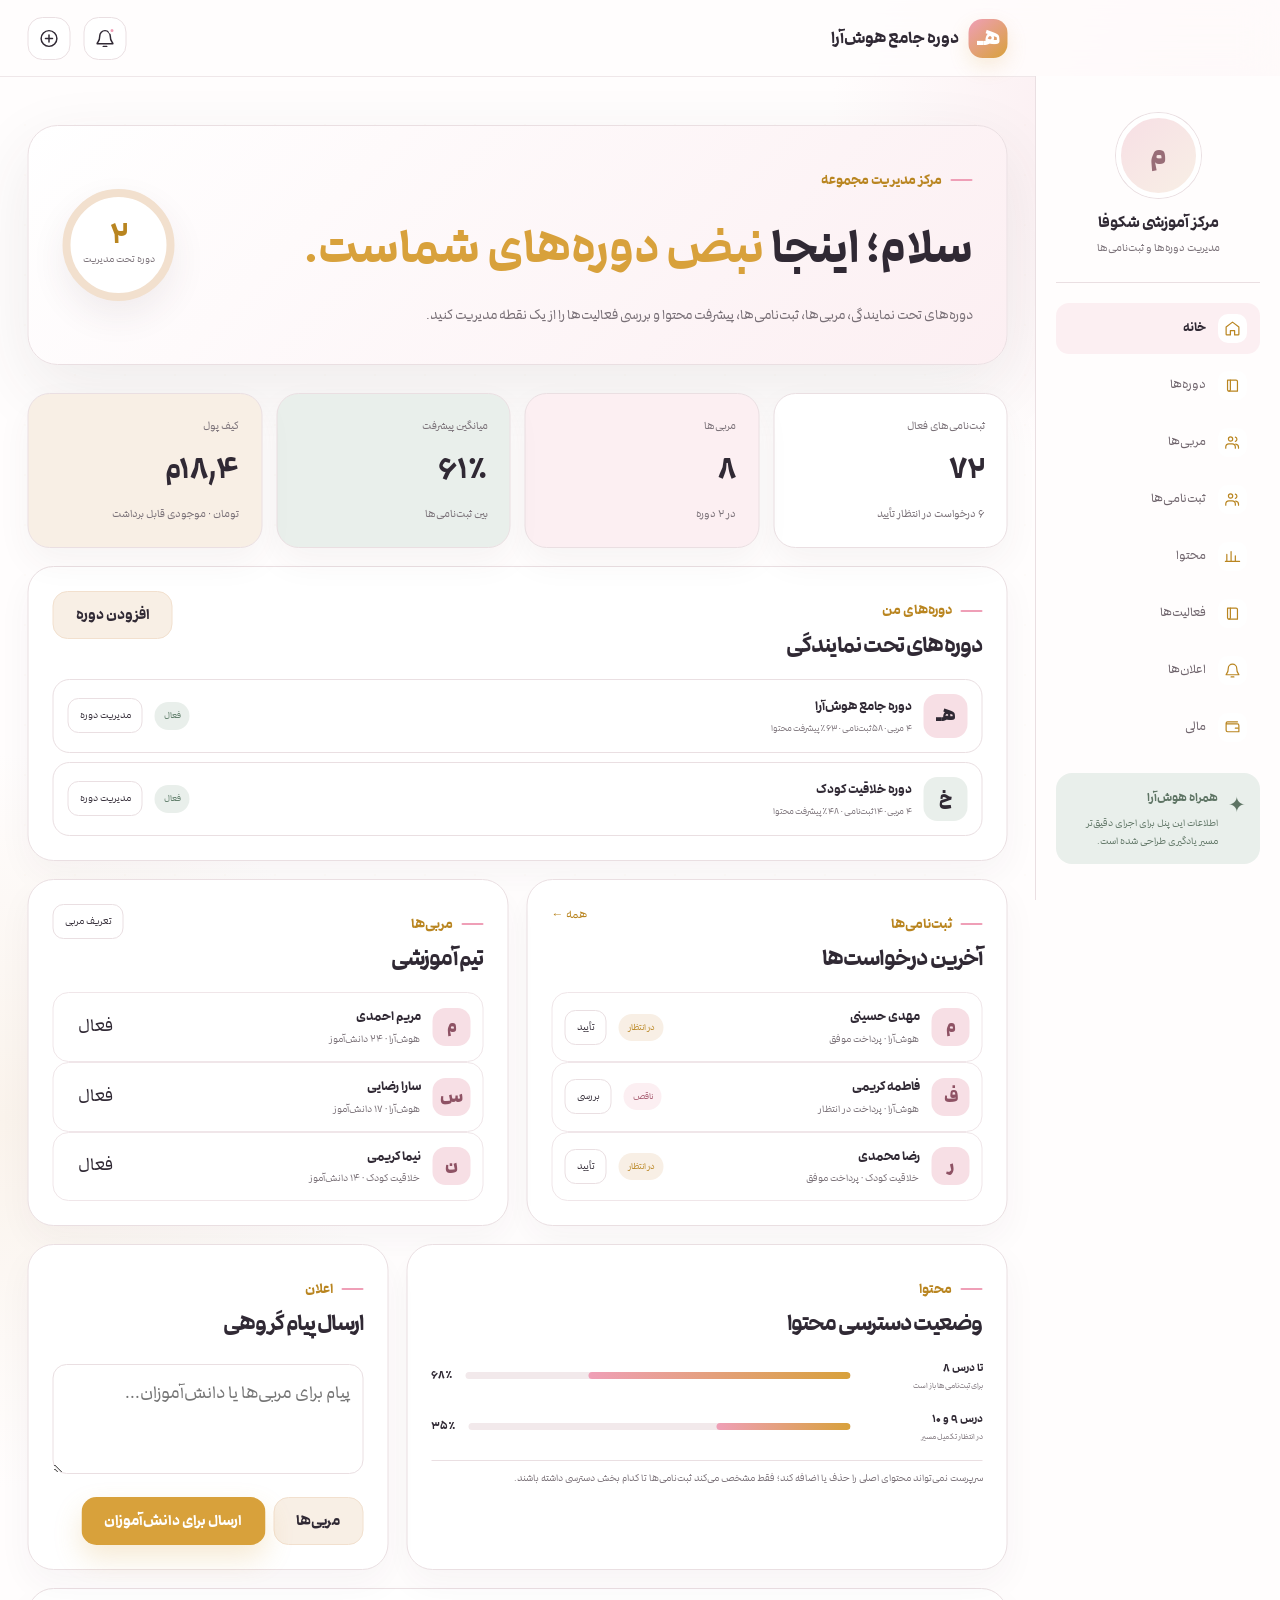
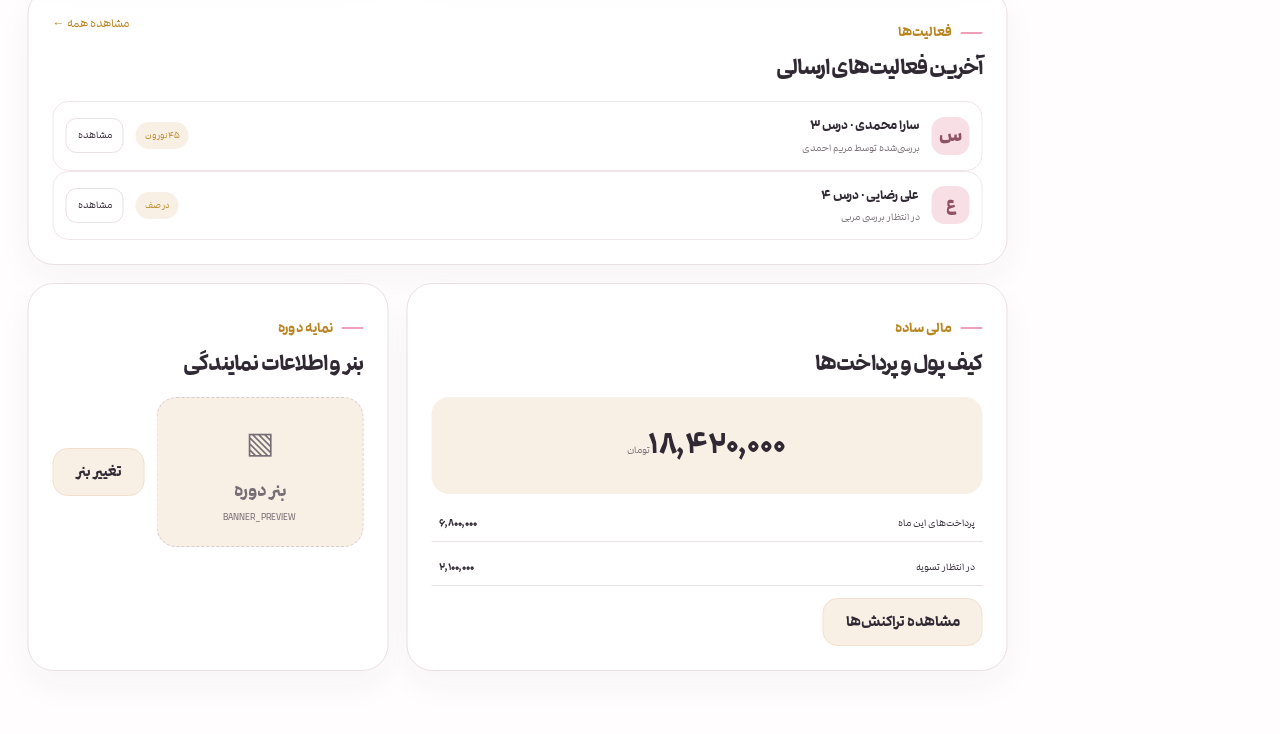
<file: supervisor-panel.html>
<!doctype html>
<html lang="fa" dir="rtl">
<head>
<meta charset="UTF-8">
<meta name="viewport" content="width=device-width, initial-scale=1.0">
<meta name="description" content="مرکز مدیریت مجموعه | دوره جامع هوش‌آرا">
<title>مرکز مدیریت مجموعه | هوش‌آرا</title>
<link rel="stylesheet" href="css/styles.css">
</head>
<body class="role-panel-page">
<header class="site-header panel-header">
  <div class="container panel-nav">
    <div class="panel-nav-side panel-nav-right">
      <button class="nav-toggle" type="button" id="menuToggle" aria-label="باز کردن منو" aria-expanded="false"><span></span><span></span><span></span></button>
      <a class="panel-brand" href="supervisor-panel.html" aria-label="مرکز مدیریت هوش‌آرا"><span class="panel-brand-mark">هـ</span><strong>دوره جامع هوش‌آرا</strong></a>
    </div>
    <div class="panel-nav-side panel-nav-left">
      <div class="course-switcher">
        <button class="panel-icon-btn course-switch-btn" id="courseToggle" type="button" aria-expanded="false" aria-label="انتخاب نمای کلی"><svg viewBox="0 0 24 24" aria-hidden="true"><circle cx="12" cy="12" r="9"></circle><path d="M8 12h8M12 8v8"></path></svg></button>
        <div class="panel-popover course-popover" id="courseMenu" hidden><strong>دوره‌های تحت مدیریت</strong><button class="course-option is-selected" type="button"><span class="course-option-dot"></span>دوره جامع هوش‌آرا<small>فعال · ۵۴ شرکت‌کننده</small></button><button class="course-option" type="button"><span class="course-option-dot course-option-dot--muted"></span>دوره خلاقیت کودک<small>فعال · ۱۸ شرکت‌کننده</small></button></div>
      </div>
      <button class="panel-icon-btn notification-trigger" id="notificationToggle" type="button" aria-label="اعلانات" title="اعلانات"><svg viewBox="0 0 24 24" aria-hidden="true"><path d="M18 9a6 6 0 0 0-12 0c0 7-3 7-3 9h18c0-2-3-2-3-9M10 21h4"></path></svg><i></i></button>
    </div>
  </div>
</header>
<div class="panel-overlay" id="panelOverlay"></div>
<aside class="panel-sidebar role-sidebar" id="panelSidebar">
  <button class="panel-sidebar-close" id="sidebarClose" type="button">×</button>
  <div class="sidebar-profile">
    <div class="avatar avatar-user"><span>م</span></div>
    <strong>مرکز آموزشی شکوفا</strong>
    <small>مدیریت دوره‌ها و ثبت‌نامی‌ها</small>
  </div>
  <nav class="panel-side-nav"><a class="is-active" href="supervisor-panel.html"><span class="side-nav-icon"><svg viewBox="0 0 24 24" aria-hidden="true"><path d="m3 10 9-7 9 7v10a1 1 0 0 1-1 1h-5v-6H9v6H4a1 1 0 0 1-1-1V10Z"/></svg></span>خانه</a>
<a class="" href="#courses"><span class="side-nav-icon"><svg viewBox="0 0 24 24" aria-hidden="true"><path d="M5 4.5h12a2 2 0 0 1 2 2V20H7a2 2 0 0 1-2-2V4.5Z"/><path d="M7 20a2 2 0 0 0 2-2V4.5"/></svg></span>دوره‌ها</a>
<a class="" href="#coaches"><span class="side-nav-icon"><svg viewBox="0 0 24 24" aria-hidden="true"><path d="M16 20v-1.5a4.5 4.5 0 0 0-4.5-4.5H7a4.5 4.5 0 0 0-4.5 4.5V20"/><circle cx="9.25" cy="7" r="3"/><path d="M16 4.5a3 3 0 0 1 0 5.8M16.5 14.2a4.5 4.5 0 0 1 4 4.5V20"/></svg></span>مربی‌ها</a>
<a class="" href="#registrations"><span class="side-nav-icon"><svg viewBox="0 0 24 24" aria-hidden="true"><path d="M16 20v-1.5a4.5 4.5 0 0 0-4.5-4.5H7a4.5 4.5 0 0 0-4.5 4.5V20"/><circle cx="9.25" cy="7" r="3"/><path d="M16 4.5a3 3 0 0 1 0 5.8M16.5 14.2a4.5 4.5 0 0 1 4 4.5V20"/></svg></span>ثبت‌نامی‌ها</a>
<a class="" href="#content"><span class="side-nav-icon"><svg viewBox="0 0 24 24" aria-hidden="true"><path d="M4 19V9M10 19V5M16 19v-8M22 19H2"/></svg></span>محتوا</a>
<a class="" href="#activities"><span class="side-nav-icon"><svg viewBox="0 0 24 24" aria-hidden="true"><path d="M5 4.5h12a2 2 0 0 1 2 2V20H7a2 2 0 0 1-2-2V4.5Z"/><path d="M7 20a2 2 0 0 0 2-2V4.5"/></svg></span>فعالیت‌ها</a>
<a class="" href="#announcements"><span class="side-nav-icon"><svg viewBox="0 0 24 24" aria-hidden="true"><path d="M18 9a6 6 0 0 0-12 0c0 7-3 7-3 9h18c0-2-3-2-3-9M10 21h4"/></svg></span>اعلان‌ها</a>
<a class="" href="#wallet"><span class="side-nav-icon"><svg viewBox="0 0 24 24" aria-hidden="true"><path d="M4 7h15a2 2 0 0 1 2 2v9H5a2 2 0 0 1-2-2V6a2 2 0 0 1 2-2h14"/><path d="M16 13h4"/></svg></span>مالی</a></nav>
  <div class="sidebar-help"><span>✦</span><p><b>همراه هوش‌آرا</b><small>اطلاعات این پنل برای اجرای دقیق‌تر مسیر یادگیری طراحی شده است.</small></p></div>
</aside>
<main class="container role-main">

<section class="role-hero supervisor">
  <div><span class="eyebrow">مرکز مدیریت مجموعه</span><h1>سلام؛ اینجا <em>نبض دوره‌های شماست.</em></h1><p>دوره‌های تحت نمایندگی، مربی‌ها، ثبت‌نامی‌ها، پیشرفت محتوا و بررسی فعالیت‌ها را از یک نقطه مدیریت کنید.</p></div>
  <div class="role-hero-badge"><b>۲</b><small>دوره تحت مدیریت</small></div>
</section>

<section class="stat-grid">
  <article class="stat-card"><span>ثبت‌نامی‌های فعال</span><b>۷۲</b><small>۶ درخواست در انتظار تأیید</small></article>
  <article class="stat-card stat-card--pink"><span>مربی‌ها</span><b>۸</b><small>در ۲ دوره</small></article>
  <article class="stat-card stat-card--green"><span>میانگین پیشرفت</span><b>۶۱٪</b><small>بین ثبت‌نامی‌ها</small></article>
  <article class="stat-card stat-card--gold"><span>کیف پول</span><b>۱۸٫۴م</b><small>تومان · موجودی قابل برداشت</small></article>
</section>

<section class="dashboard-card">
  <div class="card-head"><div><span class="eyebrow">دوره‌های من</span><h2>دوره‌های تحت نمایندگی</h2></div><button class="btn btn-soft">افزودن دوره</button></div>
  <div class="course-admin-list">
    <div class="course-admin-row"><div class="course-mark pink">هـ</div><div><b>دوره جامع هوش‌آرا</b><small>۴ مربی · ۵۸ ثبت‌نامی · ۶۳٪ پیشرفت محتوا</small></div><span class="status-chip status-chip--done">فعال</span><button class="mini-btn">مدیریت دوره</button></div>
    <div class="course-admin-row"><div class="course-mark green">خ</div><div><b>دوره خلاقیت کودک</b><small>۴ مربی · ۱۴ ثبت‌نامی · ۴۸٪ پیشرفت محتوا</small></div><span class="status-chip status-chip--done">فعال</span><button class="mini-btn">مدیریت دوره</button></div>
  </div>
</section>

<section class="dashboard-grid supervisor-grid">
  <article class="dashboard-card">
    <div class="card-head"><div><span class="eyebrow">ثبت‌نامی‌ها</span><h2>آخرین درخواست‌ها</h2></div><a href="#registrations">همه ←</a></div>
    <div class="registration-row"><div class="student-avatar">م</div><div><b>مهدی حسینی</b><small>هوش‌آرا · پرداخت موفق</small></div><span class="status-chip">در انتظار</span><button class="mini-btn approve">تأیید</button></div>
    <div class="registration-row"><div class="student-avatar">ف</div><div><b>فاطمه کریمی</b><small>هوش‌آرا · پرداخت در انتظار</small></div><span class="status-chip status-chip--warning">ناقص</span><button class="mini-btn">بررسی</button></div>
    <div class="registration-row"><div class="student-avatar">ر</div><div><b>رضا محمدی</b><small>خلاقیت کودک · پرداخت موفق</small></div><span class="status-chip">در انتظار</span><button class="mini-btn approve">تأیید</button></div>
  </article>
  <article class="dashboard-card">
    <div class="card-head"><div><span class="eyebrow">مربی‌ها</span><h2>تیم آموزشی</h2></div><button class="mini-btn">تعریف مربی</button></div>
    <div class="coach-row"><div class="student-avatar">م</div><div><b>مریم احمدی</b><small>هوش‌آرا · ۲۴ دانش‌آموز</small></div><span>فعال</span></div>
    <div class="coach-row"><div class="student-avatar">س</div><div><b>سارا رضایی</b><small>هوش‌آرا · ۱۷ دانش‌آموز</small></div><span>فعال</span></div>
    <div class="coach-row"><div class="student-avatar">ن</div><div><b>نیما کریمی</b><small>خلاقیت کودک · ۱۴ دانش‌آموز</small></div><span>فعال</span></div>
  </article>
</section>

<section class="dashboard-grid">
  <article class="dashboard-card">
    <div class="card-head"><div><span class="eyebrow">محتوا</span><h2>وضعیت دسترسی محتوا</h2></div></div>
    <div class="content-release"><div><b>تا درس ۸</b><small>برای ثبت‌نامی‌ها باز است</small></div><span class="release-bar"><i style="width:68%"></i></span><b>۶۸٪</b></div>
    <div class="content-release"><div><b>درس ۹ و ۱۰</b><small>در انتظار تکمیل مسیر</small></div><span class="release-bar"><i style="width:35%"></i></span><b>۳۵٪</b></div>
    <p class="muted-note">سرپرست نمی‌تواند محتوای اصلی را حذف یا اضافه کند؛ فقط مشخص می‌کند ثبت‌نامی‌ها تا کدام بخش دسترسی داشته باشند.</p>
  </article>
  <article class="dashboard-card">
    <div class="card-head"><div><span class="eyebrow">اعلان</span><h2>ارسال پیام گروهی</h2></div></div>
    <textarea class="admin-textarea" placeholder="پیام برای مربی‌ها یا دانش‌آموزان..."></textarea>
    <div class="button-row"><button class="btn btn-soft">مربی‌ها</button><button class="btn btn-primary" onclick="alert('اعلان برای ثبت‌نامی‌های دوره ارسال شد.')">ارسال برای دانش‌آموزان</button></div>
  </article>
</section>

<section class="dashboard-card">
  <div class="card-head"><div><span class="eyebrow">فعالیت‌ها</span><h2>آخرین فعالیت‌های ارسالی</h2></div><a href="#activities">مشاهده همه ←</a></div>
  <div class="review-admin-row"><div><div class="student-avatar">س</div></div><div><b>سارا محمدی · درس ۳</b><small>بررسی‌شده توسط مریم احمدی</small></div><span class="neuron-tag">۴۵ نورون</span><button class="mini-btn">مشاهده</button></div>
  <div class="review-admin-row"><div><div class="student-avatar">ع</div></div><div><b>علی رضایی · درس ۴</b><small>در انتظار بررسی مربی</small></div><span class="status-chip">در صف</span><button class="mini-btn">مشاهده</button></div>
</section>

<section class="dashboard-grid">
  <article class="dashboard-card">
    <div class="card-head"><div><span class="eyebrow">مالی ساده</span><h2>کیف پول و پرداخت‌ها</h2></div></div>
    <div class="wallet-total"><b>۱۸٬۴۲۰٬۰۰۰</b><span>تومان</span></div>
    <div class="wallet-lines"><div><span>پرداخت‌های این ماه</span><b>۶٬۸۰۰٬۰۰۰</b></div><div><span>در انتظار تسویه</span><b>۲٬۱۰۰٬۰۰۰</b></div></div>
    <button class="btn btn-soft">مشاهده تراکنش‌ها</button>
  </article>
  <article class="dashboard-card">
    <div class="card-head"><div><span class="eyebrow">نمایه دوره</span><h2>بنر و اطلاعات نمایندگی</h2></div></div>
    <div class="banner-editor"><div class="media-placeholder small"><span>▧</span><b>بنر دوره</b><small>BANNER_PREVIEW</small></div><button class="btn btn-soft">تغییر بنر</button></div>
  </article>
</section>

</main>
<div class="notification-panel" id="notificationPanel" hidden>
  <div class="notification-panel-head"><b>اعلانات</b><button id="notificationClose">×</button></div>
  <div class="notification-item"><span>✦</span><p><b>فعالیت جدید دریافت شد</b><small>یک مورد تازه برای بررسی در پنل شما قرار گرفته است.</small></p></div>
  <div class="notification-item"><span>●</span><p><b>یادآوری</b><small>گزارش پیشرفت این هفته آماده مشاهده است.</small></p></div>
</div>
<script>
const courseToggle = document.getElementById('courseToggle');
const courseMenu = document.getElementById('courseMenu');
const notificationToggle = document.getElementById('notificationToggle');
const notificationPanel = document.getElementById('notificationPanel');
const notificationClose = document.getElementById('notificationClose');
const menuToggle = document.getElementById('menuToggle');
const sidebar = document.getElementById('panelSidebar');
const overlay = document.getElementById('panelOverlay');
const sidebarClose = document.getElementById('sidebarClose');
function closeSidebar() { sidebar.classList.remove('is-open'); overlay.classList.remove('is-visible'); menuToggle.setAttribute('aria-expanded','false'); }
function closeCourseMenu() { courseMenu.hidden=true; courseToggle.setAttribute('aria-expanded','false'); }
function openSidebar() { closeCourseMenu(); notificationPanel.hidden=true; sidebar.classList.add('is-open'); overlay.classList.add('is-visible'); menuToggle.setAttribute('aria-expanded','true'); }
courseToggle.addEventListener('click',()=>{closeSidebar();const open=courseMenu.hidden;courseMenu.hidden=!open;courseToggle.setAttribute('aria-expanded',String(open));notificationPanel.hidden=true;});
document.querySelectorAll('.course-option').forEach(option=>option.addEventListener('click',()=>{document.querySelectorAll('.course-option').forEach(item=>item.classList.remove('is-selected'));option.classList.add('is-selected');closeCourseMenu();}));
menuToggle.addEventListener('click',openSidebar); sidebarClose.addEventListener('click',closeSidebar); overlay.addEventListener('click',closeSidebar);
notificationToggle.addEventListener('click',()=>{closeSidebar();closeCourseMenu();notificationPanel.hidden=!notificationPanel.hidden;});
notificationClose.addEventListener('click',()=>notificationPanel.hidden=true);
document.querySelectorAll('.panel-side-nav a').forEach(a=>a.addEventListener('click',closeSidebar));
document.addEventListener('click',event=>{if(!event.target.closest('.course-switcher'))closeCourseMenu();if(!event.target.closest('.notification-panel')&&!event.target.closest('.notification-trigger'))notificationPanel.hidden=true;});

</script>
</body>
</html>
</file>
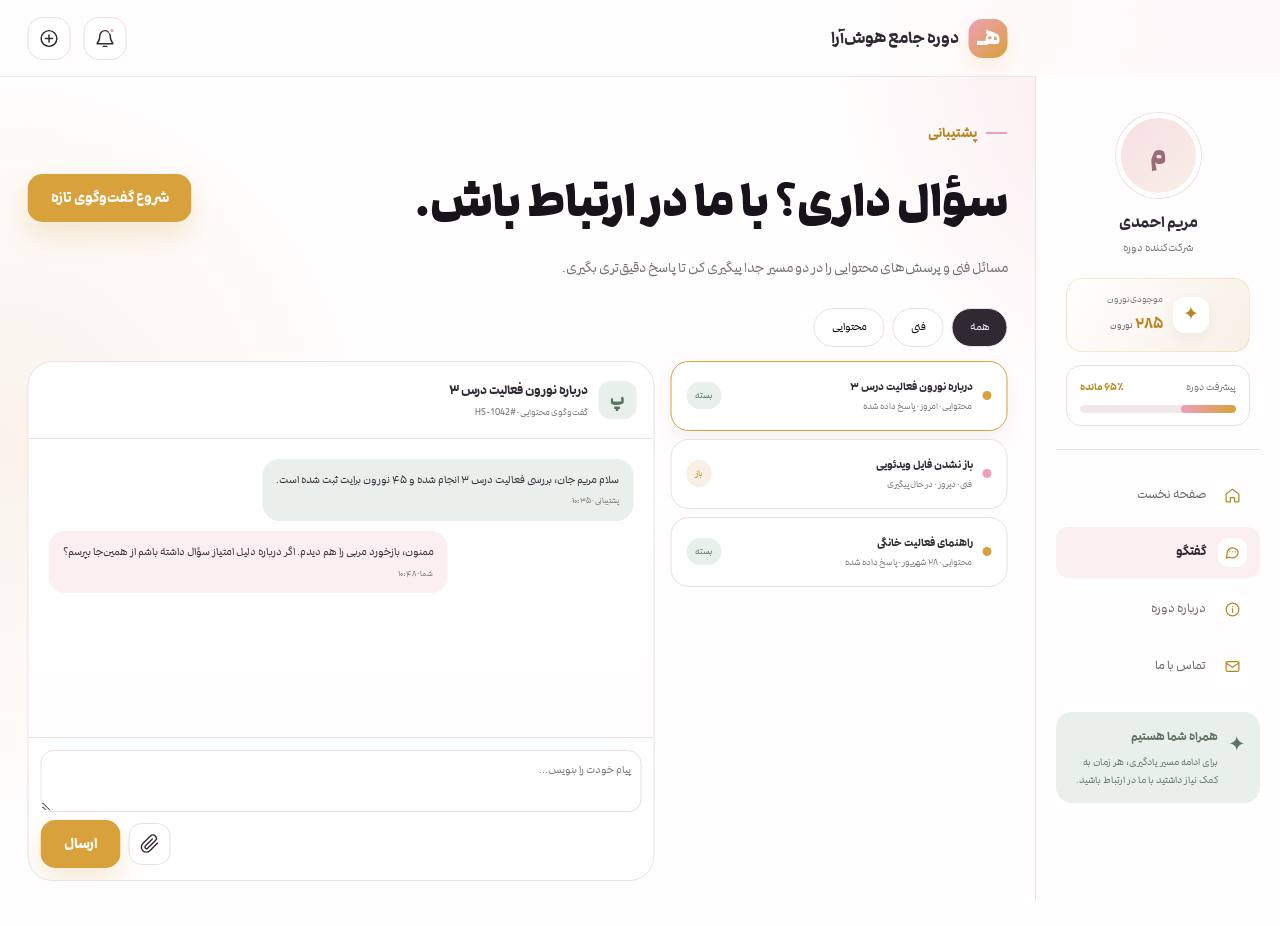
<file: support-student.html>
<!doctype html>
<html lang="fa" dir="rtl">
<head>
<meta charset="UTF-8">
<meta name="viewport" content="width=device-width, initial-scale=1.0">
<meta name="description" content="پشتیبانی دانش‌آموز | دوره جامع هوش‌آرا">
<title>پشتیبانی دانش‌آموز | هوش‌آرا</title>
<link rel="stylesheet" href="css/styles.css">
</head>
<body class="role-panel-page support-student-page">
<header class="site-header panel-header">
  <div class="container panel-nav">
    <div class="panel-nav-side panel-nav-right">
      <button class="nav-toggle" type="button" id="menuToggle" aria-label="باز کردن منو" aria-expanded="false"><span></span><span></span><span></span></button>
      <a class="panel-brand" href="panel.html" aria-label="دوره جامع هوش‌آرا"><span class="panel-brand-mark">هـ</span><strong>دوره جامع هوش‌آرا</strong></a>
    </div>
    <div class="panel-nav-side panel-nav-left">
      <div class="course-switcher">
        <button class="panel-icon-btn course-switch-btn" id="courseToggle" type="button" aria-expanded="false" aria-label="انتخاب دوره"><svg viewBox="0 0 24 24" aria-hidden="true"><circle cx="12" cy="12" r="9"></circle><path d="M8 12h8M12 8v8"></path></svg></button>
        <div class="panel-popover course-popover" id="courseMenu" hidden><strong>دوره‌های من</strong><button class="course-option is-selected" type="button"><span class="course-option-dot"></span>دوره جامع هوش‌آرا<small>در حال یادگیری</small></button><button class="course-option" type="button"><span class="course-option-dot course-option-dot--muted"></span>دوره خلاقیت کودک<small>قابل ثبت‌نام</small></button><button class="course-option" type="button"><span class="course-option-dot course-option-dot--muted"></span>مهارت‌های ذهنی<small>دوره‌های دیگر</small></button></div>
      </div>
      <button class="panel-icon-btn notification-trigger" id="notificationToggle" type="button" aria-label="اعلانات" title="اعلانات"><svg viewBox="0 0 24 24" aria-hidden="true"><path d="M18 9a6 6 0 0 0-12 0c0 7-3 7-3 9h18c0-2-3-2-3-9M10 21h4"></path></svg><i></i></button>
    </div>
  </div>
</header>
<div class="panel-overlay" id="panelOverlay"></div>
<aside class="panel-sidebar role-sidebar" id="panelSidebar">
  <button class="panel-sidebar-close" id="sidebarClose" type="button">×</button>
  <div class="sidebar-profile">
    <div class="avatar avatar-user"><span>م</span></div>
    <strong>مریم احمدی</strong>
    <small>شرکت‌کننده دوره</small>
    <div class="sidebar-neuron-balance" aria-label="موجودی ۲۸۵ نورون">
      <span class="sidebar-neuron-icon" aria-hidden="true">✦</span>
      <span><small>موجودی نورون</small><b>۲۸۵ <small>نورون</small></b></span>
    </div>
    <div class="sidebar-course-progress">
      <div class="sidebar-course-progress-caption"><span>پیشرفت دوره</span><b>۶۵٪ مانده</b></div>
      <div class="sidebar-course-progress-track" role="progressbar" aria-label="پیشرفت دوره" aria-valuemin="0" aria-valuemax="100" aria-valuenow="35" aria-valuetext="۳۵ درصد طی شده، ۶۵ درصد تا پایان مانده">
        <span style="width:35%"></span>
      </div>
    </div>
  </div>
  <nav class="panel-side-nav">
    <a href="panel.html#home"><span class="side-nav-icon"><svg viewBox="0 0 24 24" aria-hidden="true"><path d="m3 10 9-7 9 7v10a1 1 0 0 1-1 1h-5v-6H9v6H4a1 1 0 0 1-1-1V10Z"/></svg></span>صفحه نخست</a>
    <a class="is-active" href="support-student.html"><span class="side-nav-icon"><svg viewBox="0 0 24 24" aria-hidden="true"><path d="M20 11.5a8 8 0 0 1-8 8 8.7 8.7 0 0 1-4-.9L3 20l1.4-4.1a8 8 0 1 1 15.6-4.4Z"/><path d="M8 11h.01M12 11h.01M16 11h.01"/></svg></span>گفتگو</a>
    <a href="panel.html#about-us"><span class="side-nav-icon"><svg viewBox="0 0 24 24" aria-hidden="true"><circle cx="12" cy="12" r="9"/><path d="M12 11v5M12 8h.01"/></svg></span>درباره دوره</a>
    <a href="panel.html#contact"><span class="side-nav-icon"><svg viewBox="0 0 24 24" aria-hidden="true"><rect x="3" y="5" width="18" height="14" rx="2"/><path d="m3 7 9 6 9-6"/></svg></span>تماس با ما</a>
  </nav>
  <div class="sidebar-help"><span>✦</span><p><b>همراه شما هستیم</b><small>برای ادامه مسیر یادگیری، هر زمان به کمک نیاز داشتید با ما در ارتباط باشید.</small></p></div>
</aside>
<main class="container role-main">

<section class="support-header">
  <div><span class="eyebrow">پشتیبانی</span><h1>سؤال داری؟ <em>با ما در ارتباط باش.</em></h1><p>مسائل فنی و پرسش‌های محتوایی را در دو مسیر جدا پیگیری کن تا پاسخ دقیق‌تری بگیری.</p></div>
  <button class="btn btn-primary" id="openNewConversation" type="button">شروع گفت‌وگوی تازه</button>
</section>
<section class="new-ticket" id="newTicket" hidden aria-labelledby="newConversationTitle">
  <div class="new-conversation-heading"><span class="eyebrow">گفت‌وگوی تازه</span><h2 id="newConversationTitle">چطور می‌تونیم کمکت کنیم؟</h2><p>موضوع را انتخاب کن و توضیحت را برای پشتیبان بفرست.</p></div>
  <div class="new-ticket-grid"><button class="is-selected" type="button" data-new-type="technical"><b>مسئله فنی</b><small>ورود، فایل، پخش رسانه و مشکلات پنل</small></button><button type="button" data-new-type="content"><b>پرسش محتوایی</b><small>درس، فعالیت، بازخورد و نورون</small></button></div>
  <label class="new-conversation-label" for="newConversationSubject">عنوان گفت‌وگو</label>
  <input id="newConversationSubject" class="new-conversation-input" type="text" placeholder="مثلاً راهنمای فعالیت درس سوم" required aria-required="true">
  <label class="new-conversation-label" for="newConversationMessage">توضیحات</label>
  <textarea id="newConversationMessage" class="new-conversation-input new-conversation-textarea" placeholder="موضوعت را با جزئیات بنویس..." required aria-required="true"></textarea>
  <p class="conversation-form-alert" id="conversationFormAlert" role="alert" hidden>برای ایجاد گفت‌وگو، عنوان و توضیحات را وارد کن.</p>
  <div class="new-conversation-actions"><button class="btn btn-primary" id="createConversation" type="button">ایجاد گفت‌وگو</button><button class="btn btn-ghost" id="cancelNewConversation" type="button">انصراف</button></div>
</section>
<section class="support-tabs"><button class="is-active" data-tab="all">همه</button><button data-tab="technical">فنی</button><button data-tab="content">محتوایی</button></section>
<section class="ticket-layout" id="tickets">
  <article class="ticket-list">
    <div class="ticket-item is-active" data-type="content"><span class="ticket-dot content"></span><div><b>درباره نورون فعالیت درس ۳</b><small>محتوایی · امروز · پاسخ داده شده</small></div><span class="status-chip status-chip--done">بسته</span></div>
    <div class="ticket-item" data-type="technical"><span class="ticket-dot technical"></span><div><b>باز نشدن فایل ویدئویی</b><small>فنی · دیروز · در حال پیگیری</small></div><span class="status-chip">باز</span></div>
    <div class="ticket-item" data-type="content"><span class="ticket-dot content"></span><div><b>راهنمای فعالیت خانگی</b><small>محتوایی · ۲۸ شهریور · پاسخ داده شده</small></div><span class="status-chip status-chip--done">بسته</span></div>
  </article>
  <article class="ticket-chat" id="ticketChat">
    <div class="chat-head"><div class="support-avatar">پ</div><div><b id="chatTitle">درباره نورون فعالیت درس ۳</b><small id="chatMeta">گفت‌وگوی محتوایی · #HS-1042</small></div></div>
    <div class="chat-messages" id="chatMessages"><div class="message other">سلام مریم جان، بررسی فعالیت درس ۳ انجام شده و ۴۵ نورون برایت ثبت شده است.<small>پشتیبانی · ۱۰:۳۵</small></div><div class="message me">ممنون، بازخورد مربی را هم دیدم. اگر درباره دلیل امتیاز سؤال داشته باشم از همین‌جا بپرسم؟<small>شما · ۱۰:۴۸</small></div></div>
    <div class="chat-compose"><textarea id="chatInput" placeholder="پیام خودت را بنویس..."></textarea><div class="chat-compose-actions"><label class="chat-attach-btn" for="chatAttachment" title="افزودن فایل" aria-label="افزودن فایل"><svg viewBox="0 0 24 24" aria-hidden="true"><path d="m21.4 11.1-8.9 8.9a6 6 0 0 1-8.5-8.5l9.2-9.2a4 4 0 0 1 5.7 5.7l-9.2 9.2a2 2 0 0 1-2.8-2.8l8.5-8.5"/></svg><input id="chatAttachment" type="file" multiple></label><button class="btn btn-primary" id="sendChat" type="button">ارسال</button></div><div class="chat-attachments" id="chatAttachments" aria-live="polite"></div></div>
  </article>
</section>

</main>
<div class="notification-panel" id="notificationPanel" hidden>
  <div class="notification-panel-head"><b>اعلانات</b><button id="notificationClose">×</button></div>
  <div class="notification-item"><span>✦</span><p><b>فعالیت جدید دریافت شد</b><small>یک مورد تازه برای بررسی در پنل شما قرار گرفته است.</small></p></div>
  <div class="notification-item"><span>●</span><p><b>یادآوری</b><small>گزارش پیشرفت این هفته آماده مشاهده است.</small></p></div>
</div>
<script>
const courseToggle = document.getElementById('courseToggle');
const courseMenu = document.getElementById('courseMenu');
const notificationToggle = document.getElementById('notificationToggle');
const notificationPanel = document.getElementById('notificationPanel');
const notificationClose = document.getElementById('notificationClose');
const menuToggle = document.getElementById('menuToggle');
const sidebar = document.getElementById('panelSidebar');
const overlay = document.getElementById('panelOverlay');
const sidebarClose = document.getElementById('sidebarClose');
function closeSidebar() { sidebar.classList.remove('is-open'); overlay.classList.remove('is-visible'); menuToggle.setAttribute('aria-expanded','false'); }
function closeCourseMenu() { courseMenu.hidden=true; courseToggle.setAttribute('aria-expanded','false'); }
function openSidebar() { closeCourseMenu(); notificationPanel.hidden=true; sidebar.classList.add('is-open'); overlay.classList.add('is-visible'); menuToggle.setAttribute('aria-expanded','true'); }
courseToggle.addEventListener('click',()=>{closeSidebar();const open=courseMenu.hidden;courseMenu.hidden=!open;courseToggle.setAttribute('aria-expanded',String(open));notificationPanel.hidden=true;});
document.querySelectorAll('.course-option').forEach(option=>option.addEventListener('click',()=>{document.querySelectorAll('.course-option').forEach(item=>item.classList.remove('is-selected'));option.classList.add('is-selected');closeCourseMenu();}));
menuToggle.addEventListener('click',openSidebar); sidebarClose.addEventListener('click',closeSidebar); overlay.addEventListener('click',closeSidebar);
notificationToggle.addEventListener('click',()=>{closeSidebar();closeCourseMenu();notificationPanel.hidden=!notificationPanel.hidden;});
notificationClose.addEventListener('click',()=>notificationPanel.hidden=true);
document.querySelectorAll('.panel-side-nav a').forEach(a=>a.addEventListener('click',closeSidebar));
document.addEventListener('click',event=>{if(!event.target.closest('.course-switcher'))closeCourseMenu();if(!event.target.closest('.notification-panel')&&!event.target.closest('.notification-trigger'))notificationPanel.hidden=true;});

const conversations=[
 {title:'درباره نورون فعالیت درس ۳',type:'content',id:'HS-1042',reply:'سلام مریم جان، بررسی فعالیت درس ۳ انجام شده و ۴۵ نورون برایت ثبت شده است.'},
 {title:'باز نشدن فایل ویدئویی',type:'technical',id:'HS-1038',reply:'سلام، در حال بررسی مشکل پخش ویدئوی درس هستیم. لطفاً یک بار صفحه را تازه‌سازی کن.'},
 {title:'راهنمای فعالیت خانگی',type:'content',id:'HS-0991',reply:'فعالیت پیشنهادی همان فعالیت داخل درس است و می‌توانی نتیجه را از همین بخش ارسال کنی.'}
];
let activeConversation=0;
let selectedNewType='technical';
const chatInput=document.getElementById('chatInput');
const chatMessages=document.getElementById('chatMessages');
const attachmentInput=document.getElementById('chatAttachment');
const attachmentList=document.getElementById('chatAttachments');
function openTicket(i){activeConversation=i;document.querySelectorAll('.ticket-item').forEach((item,index)=>item.classList.toggle('is-active',index===i));document.getElementById('chatTitle').textContent=conversations[i].title;document.getElementById('chatMeta').textContent=`گفت‌وگوی ${conversations[i].type==='technical'?'فنی':'محتوایی'} · #${conversations[i].id}`;chatMessages.replaceChildren();if(conversations[i].reply){const reply=document.createElement('div');reply.className='message other';reply.append(conversations[i].reply);const meta=document.createElement('small');meta.textContent='پشتیبانی · امروز';reply.append(meta);chatMessages.append(reply);} }
function renderAttachments(){attachmentList.replaceChildren();Array.from(attachmentInput.files||[]).forEach((file,index)=>{const chip=document.createElement('span');chip.className='attachment-chip';chip.textContent=`${file.name} · ${Math.ceil(file.size/1024)} کیلوبایت`;attachmentList.append(chip);});}
attachmentInput.addEventListener('change',renderAttachments);
function appendAttachment(message,file){const item=document.createElement('span');item.className='message-attachment';item.textContent=`📎 ${file.name}`;message.append(item);}
document.querySelectorAll('.ticket-item').forEach(item=>item.addEventListener('click',()=>openTicket(Array.from(document.querySelectorAll('.ticket-item')).indexOf(item))));
document.querySelectorAll('.support-tabs button').forEach(btn=>btn.addEventListener('click',()=>{document.querySelectorAll('.support-tabs button').forEach(b=>b.classList.remove('is-active'));btn.classList.add('is-active');const t=btn.dataset.tab;document.querySelectorAll('.ticket-item').forEach(x=>x.style.display=(t==='all'||x.dataset.type===t)?'flex':'none');}));
document.getElementById('sendChat').addEventListener('click',()=>{const text=chatInput.value.trim();const files=Array.from(attachmentInput.files||[]);if(!text&&!files.length)return;const message=document.createElement('div');message.className='message me';if(text)message.append(document.createTextNode(text));files.forEach(file=>appendAttachment(message,file));const meta=document.createElement('small');meta.textContent='شما · اکنون';message.append(meta);chatMessages.append(message);chatMessages.scrollTop=chatMessages.scrollHeight;chatInput.value='';attachmentInput.value='';renderAttachments();});
const newConversation=document.getElementById('newTicket');
document.getElementById('openNewConversation').addEventListener('click',()=>{newConversation.hidden=false;newConversation.scrollIntoView({behavior:'smooth',block:'start'});});
document.getElementById('cancelNewConversation').addEventListener('click',()=>{newConversation.hidden=true;});
document.querySelectorAll('[data-new-type]').forEach(button=>button.addEventListener('click',()=>{selectedNewType=button.dataset.newType;document.querySelectorAll('[data-new-type]').forEach(item=>item.classList.toggle('is-selected',item===button));}));
document.getElementById('createConversation').addEventListener('click',()=>{const title=document.getElementById('newConversationSubject').value.trim();const body=document.getElementById('newConversationMessage').value.trim();if(!title||!body){const missing=!title?document.getElementById('newConversationSubject'):document.getElementById('newConversationMessage');missing.classList.add('is-invalid');missing.setAttribute('aria-invalid','true');return;}const id=`HS-${String(1043+conversations.length-3).padStart(4,'0')}`;conversations.unshift({title,type:selectedNewType,id,reply:''});const item=document.createElement('div');item.className='ticket-item';item.dataset.type=selectedNewType;const dot=document.createElement('span');dot.className=`ticket-dot ${selectedNewType}`;const details=document.createElement('div');const name=document.createElement('b');name.textContent=title;const meta=document.createElement('small');meta.textContent=`${selectedNewType==='technical'?'فنی':'محتوایی'} · اکنون · در حال پیگیری`;details.append(name,meta);const status=document.createElement('span');status.className='status-chip';status.textContent='باز';item.append(dot,details,status);document.querySelector('.ticket-list').prepend(item);item.dataset.conversationId=id;item.addEventListener('click',()=>openTicket(conversations.findIndex(entry=>entry.id===item.dataset.conversationId)));document.querySelectorAll('.ticket-item').forEach((entry,index)=>entry.classList.toggle('is-active',index===0));activeConversation=0;document.getElementById('chatTitle').textContent=title;document.getElementById('chatMeta').textContent=`گفت‌وگوی ${selectedNewType==='technical'?'فنی':'محتوایی'} · #${id}`;chatMessages.replaceChildren();const firstMessage=document.createElement('div');firstMessage.className='message me';firstMessage.append(document.createTextNode(body));const sent=document.createElement('small');sent.textContent='شما · اکنون';firstMessage.append(sent);chatMessages.append(firstMessage);document.getElementById('newConversationSubject').value='';document.getElementById('newConversationMessage').value='';newConversation.hidden=true;document.getElementById('tickets').scrollIntoView({behavior:'smooth',block:'start'});});
const conversationFormAlert=document.getElementById('conversationFormAlert');
document.getElementById('createConversation').addEventListener('click',()=>{if(newConversation.hidden)return;const subject=document.getElementById('newConversationSubject');const details=document.getElementById('newConversationMessage');if(!subject.value.trim()||!details.value.trim()){conversationFormAlert.hidden=false;subject.classList.toggle('is-invalid',!subject.value.trim());details.classList.toggle('is-invalid',!details.value.trim());subject.setAttribute('aria-invalid',String(!subject.value.trim()));details.setAttribute('aria-invalid',String(!details.value.trim()));}});
['newConversationSubject','newConversationMessage'].forEach(id=>document.getElementById(id).addEventListener('input',event=>{event.target.classList.remove('is-invalid');event.target.setAttribute('aria-invalid','false');if(document.getElementById('newConversationSubject').value.trim()&&document.getElementById('newConversationMessage').value.trim())conversationFormAlert.hidden=true;}));

</script>
</body>
</html>
</file>
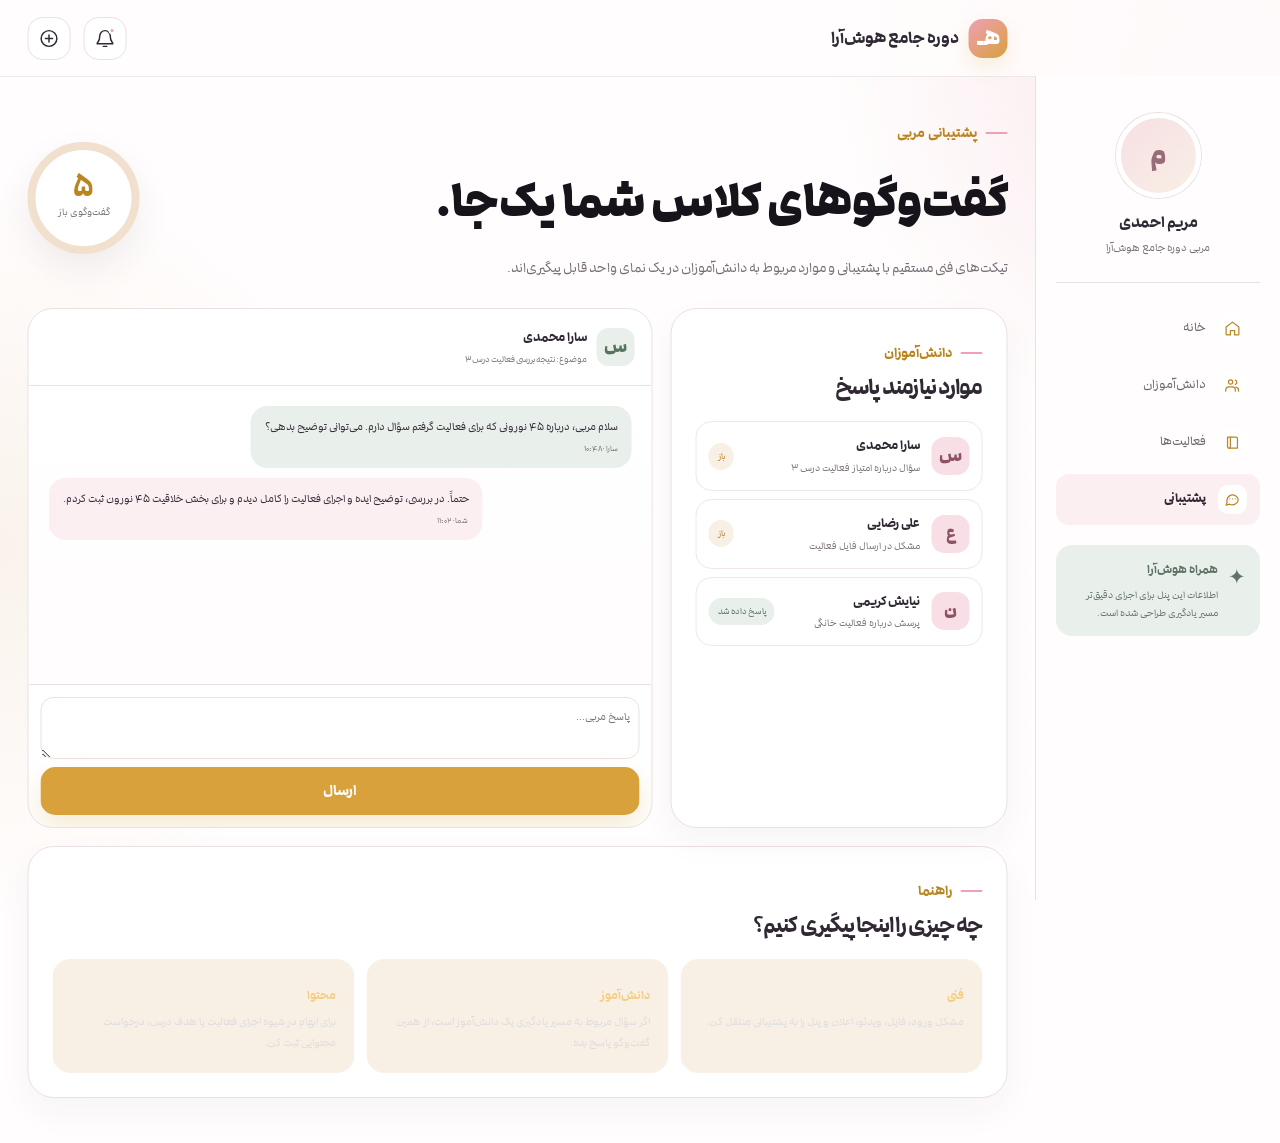
<file: support-teacher.html>
<!doctype html>
<html lang="fa" dir="rtl">
<head>
<meta charset="UTF-8">
<meta name="viewport" content="width=device-width, initial-scale=1.0">
<meta name="description" content="پشتیبانی مربی | دوره جامع هوش‌آرا">
<title>پشتیبانی مربی | هوش‌آرا</title>
<link rel="stylesheet" href="css/styles.css">
</head>
<body class="role-panel-page">
<header class="site-header panel-header">
  <div class="container panel-nav">
    <div class="panel-nav-side panel-nav-right">
      <button class="nav-toggle" type="button" id="menuToggle" aria-label="باز کردن منو" aria-expanded="false"><span></span><span></span><span></span></button>
      <a class="panel-brand" href="teacher-panel.html" aria-label="فضای مربی هوش‌آرا"><span class="panel-brand-mark">هـ</span><strong>دوره جامع هوش‌آرا</strong></a>
    </div>
    <div class="panel-nav-side panel-nav-left">
      <div class="course-switcher">
        <button class="panel-icon-btn course-switch-btn" id="courseToggle" type="button" aria-expanded="false" aria-label="انتخاب دوره"><svg viewBox="0 0 24 24" aria-hidden="true"><circle cx="12" cy="12" r="9"></circle><path d="M8 12h8M12 8v8"></path></svg></button>
        <div class="panel-popover course-popover" id="courseMenu" hidden><strong>دوره‌های مربی</strong><button class="course-option is-selected" type="button"><span class="course-option-dot"></span>دوره جامع هوش‌آرا<small>در حال آموزش</small></button><button class="course-option" type="button"><span class="course-option-dot course-option-dot--muted"></span>دوره خلاقیت کودک<small>گروه فعال</small></button><button class="course-option" type="button"><span class="course-option-dot course-option-dot--muted"></span>مهارت‌های ذهنی<small>گروه فعال</small></button></div>
      </div>
      <button class="panel-icon-btn notification-trigger" id="notificationToggle" type="button" aria-label="اعلانات" title="اعلانات"><svg viewBox="0 0 24 24" aria-hidden="true"><path d="M18 9a6 6 0 0 0-12 0c0 7-3 7-3 9h18c0-2-3-2-3-9M10 21h4"></path></svg><i></i></button>
    </div>
  </div>
</header>
<div class="panel-overlay" id="panelOverlay"></div>
<aside class="panel-sidebar role-sidebar" id="panelSidebar">
  <button class="panel-sidebar-close" id="sidebarClose" type="button">×</button>
  <div class="sidebar-profile">
    <div class="avatar avatar-user"><span>م</span></div>
    <strong>مریم احمدی</strong>
    <small>مربی دوره جامع هوش‌آرا</small>
  </div>
  <nav class="panel-side-nav"><a class="" href="teacher-panel.html"><span class="side-nav-icon"><svg viewBox="0 0 24 24" aria-hidden="true"><path d="m3 10 9-7 9 7v10a1 1 0 0 1-1 1h-5v-6H9v6H4a1 1 0 0 1-1-1V10Z"/></svg></span>خانه</a>
<a class="" href="teacher-panel.html#students"><span class="side-nav-icon"><svg viewBox="0 0 24 24" aria-hidden="true"><path d="M16 20v-1.5a4.5 4.5 0 0 0-4.5-4.5H7a4.5 4.5 0 0 0-4.5 4.5V20"/><circle cx="9.25" cy="7" r="3"/><path d="M16 4.5a3 3 0 0 1 0 5.8M16.5 14.2a4.5 4.5 0 0 1 4 4.5V20"/></svg></span>دانش‌آموزان</a>
<a class="" href="teacher-activity.html"><span class="side-nav-icon"><svg viewBox="0 0 24 24" aria-hidden="true"><path d="M5 4.5h12a2 2 0 0 1 2 2V20H7a2 2 0 0 1-2-2V4.5Z"/><path d="M7 20a2 2 0 0 0 2-2V4.5"/></svg></span>فعالیت‌ها</a>
<a class="is-active" href="support-teacher.html"><span class="side-nav-icon"><svg viewBox="0 0 24 24" aria-hidden="true"><path d="M20 11.5a8 8 0 0 1-8 8 8.7 8.7 0 0 1-4-.9L3 20l1.4-4.1a8 8 0 1 1 15.6-4.4Z"/><path d="M8 11h.01M12 11h.01M16 11h.01"/></svg></span>پشتیبانی</a></nav>
  <div class="sidebar-help"><span>✦</span><p><b>همراه هوش‌آرا</b><small>اطلاعات این پنل برای اجرای دقیق‌تر مسیر یادگیری طراحی شده است.</small></p></div>
</aside>
<main class="container role-main">

<section class="support-header">
  <div><span class="eyebrow">پشتیبانی مربی</span><h1>گفت‌وگوهای <em>کلاس شما</em> یک‌جا.</h1><p>تیکت‌های فنی مستقیم با پشتیبانی و موارد مربوط به دانش‌آموزان در یک نمای واحد قابل پیگیری‌اند.</p></div>
  <div class="support-count"><b>۵</b><small>گفت‌وگوی باز</small></div>
</section>
<section class="teacher-support-grid">
  <article class="dashboard-card">
    <div class="card-head"><div><span class="eyebrow">دانش‌آموزان</span><h2>موارد نیازمند پاسخ</h2></div></div>
    <div class="support-case"><div class="student-avatar">س</div><div><b>سارا محمدی</b><small>سؤال درباره امتیاز فعالیت درس ۳</small></div><span class="status-chip">باز</span></div>
    <div class="support-case"><div class="student-avatar">ع</div><div><b>علی رضایی</b><small>مشکل در ارسال فایل فعالیت</small></div><span class="status-chip">باز</span></div>
    <div class="support-case"><div class="student-avatar">ن</div><div><b>نیایش کریمی</b><small>پرسش درباره فعالیت خانگی</small></div><span class="status-chip status-chip--done">پاسخ داده شد</span></div>
  </article>
  <article class="ticket-chat teacher-chat">
    <div class="chat-head"><div class="support-avatar">س</div><div><b>سارا محمدی</b><small>موضوع: نتیجه بررسی فعالیت درس ۳</small></div></div>
    <div class="chat-messages"><div class="message other">سلام مربی، درباره ۴۵ نورونی که برای فعالیت گرفتم سؤال دارم. می‌توانی توضیح بدهی؟<small>سارا · ۱۰:۴۸</small></div><div class="message me">حتماً. در بررسی، توضیح ایده و اجرای فعالیت را کامل دیدم و برای بخش خلاقیت ۴۵ نورون ثبت کردم.<small>شما · ۱۱:۰۲</small></div></div>
    <div class="chat-compose"><textarea placeholder="پاسخ مربی..."></textarea><button class="btn btn-primary" onclick="alert('پاسخ به گفت‌وگو اضافه شد.')">ارسال</button></div>
  </article>
</section>
<section class="dashboard-card support-rules"><div class="card-head"><div><span class="eyebrow">راهنما</span><h2>چه چیزی را اینجا پیگیری کنیم؟</h2></div></div><div class="guidance-grid"><div><b>فنی</b><p>مشکل ورود، فایل، ویدئو، اعلان و پنل را به پشتیبانی منتقل کن.</p></div><div><b>دانش‌آموز</b><p>اگر سؤال مربوط به مسیر یادگیری یک دانش‌آموز است، از همین گفت‌وگو پاسخ بده.</p></div><div><b>محتوا</b><p>برای ابهام در شیوه اجرای فعالیت یا هدف درس، درخواست محتوایی ثبت کن.</p></div></div></section>

</main>
<div class="notification-panel" id="notificationPanel" hidden>
  <div class="notification-panel-head"><b>اعلانات</b><button id="notificationClose">×</button></div>
  <div class="notification-item"><span>✦</span><p><b>فعالیت جدید دریافت شد</b><small>یک مورد تازه برای بررسی در پنل شما قرار گرفته است.</small></p></div>
  <div class="notification-item"><span>●</span><p><b>یادآوری</b><small>گزارش پیشرفت این هفته آماده مشاهده است.</small></p></div>
</div>
<script>
const courseToggle = document.getElementById('courseToggle');
const courseMenu = document.getElementById('courseMenu');
const notificationToggle = document.getElementById('notificationToggle');
const notificationPanel = document.getElementById('notificationPanel');
const notificationClose = document.getElementById('notificationClose');
const menuToggle = document.getElementById('menuToggle');
const sidebar = document.getElementById('panelSidebar');
const overlay = document.getElementById('panelOverlay');
const sidebarClose = document.getElementById('sidebarClose');
function closeSidebar() { sidebar.classList.remove('is-open'); overlay.classList.remove('is-visible'); menuToggle.setAttribute('aria-expanded','false'); }
function closeCourseMenu() { courseMenu.hidden=true; courseToggle.setAttribute('aria-expanded','false'); }
function openSidebar() { closeCourseMenu(); notificationPanel.hidden=true; sidebar.classList.add('is-open'); overlay.classList.add('is-visible'); menuToggle.setAttribute('aria-expanded','true'); }
courseToggle.addEventListener('click',()=>{closeSidebar();const open=courseMenu.hidden;courseMenu.hidden=!open;courseToggle.setAttribute('aria-expanded',String(open));notificationPanel.hidden=true;});
document.querySelectorAll('.course-option').forEach(option=>option.addEventListener('click',()=>{document.querySelectorAll('.course-option').forEach(item=>item.classList.remove('is-selected'));option.classList.add('is-selected');closeCourseMenu();}));
menuToggle.addEventListener('click',openSidebar); sidebarClose.addEventListener('click',closeSidebar); overlay.addEventListener('click',closeSidebar);
notificationToggle.addEventListener('click',()=>{closeSidebar();closeCourseMenu();notificationPanel.hidden=!notificationPanel.hidden;});
notificationClose.addEventListener('click',()=>notificationPanel.hidden=true);
document.querySelectorAll('.panel-side-nav a').forEach(a=>a.addEventListener('click',closeSidebar));
document.addEventListener('click',event=>{if(!event.target.closest('.course-switcher'))closeCourseMenu();if(!event.target.closest('.notification-panel')&&!event.target.closest('.notification-trigger'))notificationPanel.hidden=true;});

</script>
</body>
</html>
</file>
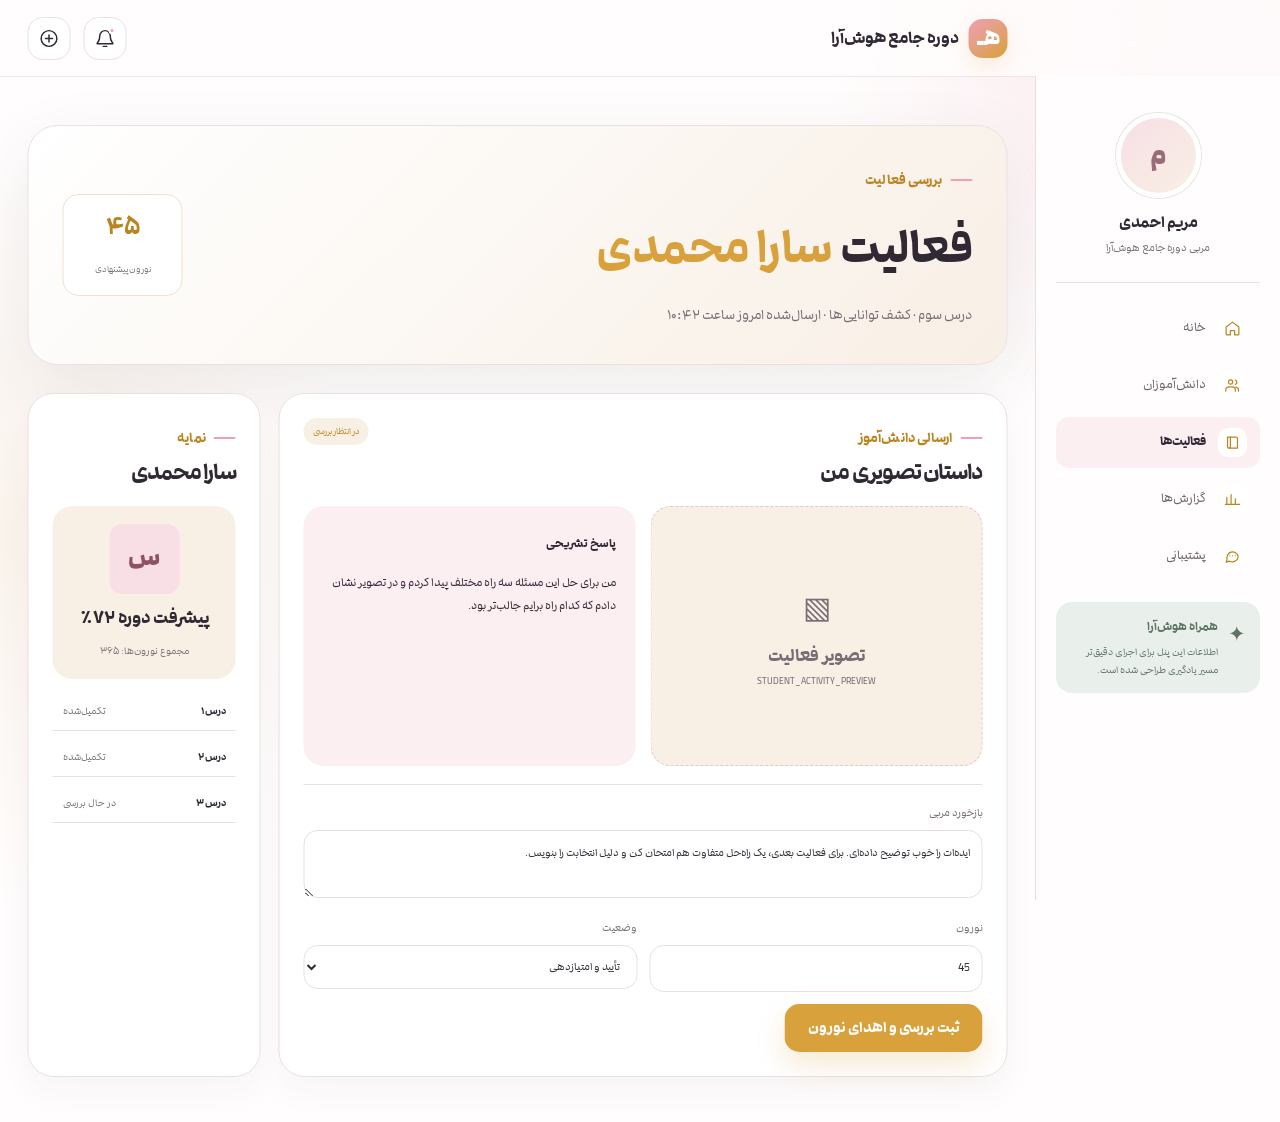
<file: teacher-activity.html>
<!doctype html>
<html lang="fa" dir="rtl">
<head>
<meta charset="UTF-8">
<meta name="viewport" content="width=device-width, initial-scale=1.0">
<meta name="description" content="بررسی فعالیت دانش‌آموز | دوره جامع هوش‌آرا">
<title>بررسی فعالیت دانش‌آموز | هوش‌آرا</title>
<link rel="stylesheet" href="css/styles.css">
</head>
<body class="role-panel-page">
<header class="site-header panel-header">
  <div class="container panel-nav">
    <div class="panel-nav-side panel-nav-right">
      <button class="nav-toggle" type="button" id="menuToggle" aria-label="باز کردن منو" aria-expanded="false"><span></span><span></span><span></span></button>
      <a class="panel-brand" href="teacher-panel.html" aria-label="فضای مربی هوش‌آرا"><span class="panel-brand-mark">هـ</span><strong>دوره جامع هوش‌آرا</strong></a>
    </div>
    <div class="panel-nav-side panel-nav-left">
      <div class="course-switcher">
        <button class="panel-icon-btn course-switch-btn" id="courseToggle" type="button" aria-expanded="false" aria-label="انتخاب دوره"><svg viewBox="0 0 24 24" aria-hidden="true"><circle cx="12" cy="12" r="9"></circle><path d="M8 12h8M12 8v8"></path></svg></button>
        <div class="panel-popover course-popover" id="courseMenu" hidden><strong>دوره‌های مربی</strong><button class="course-option is-selected" type="button"><span class="course-option-dot"></span>دوره جامع هوش‌آرا<small>در حال آموزش</small></button><button class="course-option" type="button"><span class="course-option-dot course-option-dot--muted"></span>دوره خلاقیت کودک<small>گروه فعال</small></button><button class="course-option" type="button"><span class="course-option-dot course-option-dot--muted"></span>مهارت‌های ذهنی<small>گروه فعال</small></button></div>
      </div>
      <button class="panel-icon-btn notification-trigger" id="notificationToggle" type="button" aria-label="اعلانات" title="اعلانات"><svg viewBox="0 0 24 24" aria-hidden="true"><path d="M18 9a6 6 0 0 0-12 0c0 7-3 7-3 9h18c0-2-3-2-3-9M10 21h4"></path></svg><i></i></button>
    </div>
  </div>
</header>
<div class="panel-overlay" id="panelOverlay"></div>
<aside class="panel-sidebar role-sidebar" id="panelSidebar">
  <button class="panel-sidebar-close" id="sidebarClose" type="button">×</button>
  <div class="sidebar-profile">
    <div class="avatar avatar-user"><span>م</span></div>
    <strong>مریم احمدی</strong>
    <small>مربی دوره جامع هوش‌آرا</small>
  </div>
  <nav class="panel-side-nav"><a class="" href="teacher-panel.html"><span class="side-nav-icon"><svg viewBox="0 0 24 24" aria-hidden="true"><path d="m3 10 9-7 9 7v10a1 1 0 0 1-1 1h-5v-6H9v6H4a1 1 0 0 1-1-1V10Z"/></svg></span>خانه</a>
<a class="" href="#students"><span class="side-nav-icon"><svg viewBox="0 0 24 24" aria-hidden="true"><path d="M16 20v-1.5a4.5 4.5 0 0 0-4.5-4.5H7a4.5 4.5 0 0 0-4.5 4.5V20"/><circle cx="9.25" cy="7" r="3"/><path d="M16 4.5a3 3 0 0 1 0 5.8M16.5 14.2a4.5 4.5 0 0 1 4 4.5V20"/></svg></span>دانش‌آموزان</a>
<a class="is-active" href="teacher-activity.html"><span class="side-nav-icon"><svg viewBox="0 0 24 24" aria-hidden="true"><path d="M5 4.5h12a2 2 0 0 1 2 2V20H7a2 2 0 0 1-2-2V4.5Z"/><path d="M7 20a2 2 0 0 0 2-2V4.5"/></svg></span>فعالیت‌ها</a>
<a class="" href="#reports"><span class="side-nav-icon"><svg viewBox="0 0 24 24" aria-hidden="true"><path d="M4 19V9M10 19V5M16 19v-8M22 19H2"/></svg></span>گزارش‌ها</a>
<a class="" href="support-teacher.html"><span class="side-nav-icon"><svg viewBox="0 0 24 24" aria-hidden="true"><path d="M20 11.5a8 8 0 0 1-8 8 8.7 8.7 0 0 1-4-.9L3 20l1.4-4.1a8 8 0 1 1 15.6-4.4Z"/><path d="M8 11h.01M12 11h.01M16 11h.01"/></svg></span>پشتیبانی</a></nav>
  <div class="sidebar-help"><span>✦</span><p><b>همراه هوش‌آرا</b><small>اطلاعات این پنل برای اجرای دقیق‌تر مسیر یادگیری طراحی شده است.</small></p></div>
</aside>
<main class="container role-main">

<section class="role-hero compact">
  <div><span class="eyebrow">بررسی فعالیت</span><h1>فعالیت <em>سارا محمدی</em></h1><p>درس سوم · کشف توانایی‌ها · ارسال‌شده امروز ساعت ۱۰:۴۲</p></div>
  <div class="neuron-award large"><b id="neuronPreview">۴۵</b><span>نورون پیشنهادی</span></div>
</section>
<section class="review-layout">
  <article class="dashboard-card">
    <div class="card-head"><div><span class="eyebrow">ارسالی دانش‌آموز</span><h2>داستان تصویری من</h2></div><span class="status-chip">در انتظار بررسی</span></div>
    <div class="submission-box"><div class="media-placeholder"><span>▧</span><b>تصویر فعالیت</b><small>STUDENT_ACTIVITY_PREVIEW</small></div><div class="submission-note"><b>پاسخ تشریحی</b><p>من برای حل این مسئله سه راه مختلف پیدا کردم و در تصویر نشان دادم که کدام راه برایم جالب‌تر بود.</p></div></div>
    <div class="review-form">
      <label>بازخورد مربی<textarea id="feedback">ایده‌ات را خوب توضیح داده‌ای. برای فعالیت بعدی، یک راه‌حل متفاوت هم امتحان کن و دلیل انتخابت را بنویس.</textarea></label>
      <div><label>نورون<input id="neuronInput" type="number" min="0" max="200" value="45"></label><label>وضعیت<select id="reviewStatus"><option>تأیید و امتیازدهی</option><option>نیاز به اصلاح</option></select></label></div>
      <button class="btn btn-primary" id="submitReview">ثبت بررسی و اهدای نورون</button>
      <p class="inline-success" id="reviewSuccess">بررسی ثبت شد؛ ۴۵ نورون به دانش‌آموز اضافه شد.</p>
    </div>
  </article>
  <aside class="dashboard-card">
    <div class="card-head"><div><span class="eyebrow">نمایه</span><h2>سارا محمدی</h2></div></div>
    <div class="student-profile-large"><div class="student-avatar big">س</div><strong>پیشرفت دوره ۷۲٪</strong><span>مجموع نورون‌ها: ۳۶۵</span></div>
    <div class="mini-timeline"><div><b>درس ۱</b><span>تکمیل‌شده</span></div><div><b>درس ۲</b><span>تکمیل‌شده</span></div><div><b>درس ۳</b><span>در حال بررسی</span></div></div>
  </aside>
</section>

</main>
<div class="notification-panel" id="notificationPanel" hidden>
  <div class="notification-panel-head"><b>اعلانات</b><button id="notificationClose">×</button></div>
  <div class="notification-item"><span>✦</span><p><b>فعالیت جدید دریافت شد</b><small>یک مورد تازه برای بررسی در پنل شما قرار گرفته است.</small></p></div>
  <div class="notification-item"><span>●</span><p><b>یادآوری</b><small>گزارش پیشرفت این هفته آماده مشاهده است.</small></p></div>
</div>
<script>
const courseToggle = document.getElementById('courseToggle');
const courseMenu = document.getElementById('courseMenu');
const notificationToggle = document.getElementById('notificationToggle');
const notificationPanel = document.getElementById('notificationPanel');
const notificationClose = document.getElementById('notificationClose');
const menuToggle = document.getElementById('menuToggle');
const sidebar = document.getElementById('panelSidebar');
const overlay = document.getElementById('panelOverlay');
const sidebarClose = document.getElementById('sidebarClose');
function closeSidebar() { sidebar.classList.remove('is-open'); overlay.classList.remove('is-visible'); menuToggle.setAttribute('aria-expanded','false'); }
function closeCourseMenu() { courseMenu.hidden=true; courseToggle.setAttribute('aria-expanded','false'); }
function openSidebar() { closeCourseMenu(); notificationPanel.hidden=true; sidebar.classList.add('is-open'); overlay.classList.add('is-visible'); menuToggle.setAttribute('aria-expanded','true'); }
courseToggle.addEventListener('click',()=>{closeSidebar();const open=courseMenu.hidden;courseMenu.hidden=!open;courseToggle.setAttribute('aria-expanded',String(open));notificationPanel.hidden=true;});
document.querySelectorAll('.course-option').forEach(option=>option.addEventListener('click',()=>{document.querySelectorAll('.course-option').forEach(item=>item.classList.remove('is-selected'));option.classList.add('is-selected');closeCourseMenu();}));
menuToggle.addEventListener('click',openSidebar); sidebarClose.addEventListener('click',closeSidebar); overlay.addEventListener('click',closeSidebar);
notificationToggle.addEventListener('click',()=>{closeSidebar();closeCourseMenu();notificationPanel.hidden=!notificationPanel.hidden;});
notificationClose.addEventListener('click',()=>notificationPanel.hidden=true);
document.querySelectorAll('.panel-side-nav a').forEach(a=>a.addEventListener('click',closeSidebar));
document.addEventListener('click',event=>{if(!event.target.closest('.course-switcher'))closeCourseMenu();if(!event.target.closest('.notification-panel')&&!event.target.closest('.notification-trigger'))notificationPanel.hidden=true;});
document.getElementById('submitReview').addEventListener('click',()=>{const n=document.getElementById('neuronInput').value||0;document.getElementById('neuronPreview').textContent=n;document.getElementById('reviewSuccess').textContent=`بررسی ثبت شد؛ ${n} نورون به دانش‌آموز اضافه شد.`;document.getElementById('reviewSuccess').classList.add('is-visible');});
</script>
</body>
</html>
</file>
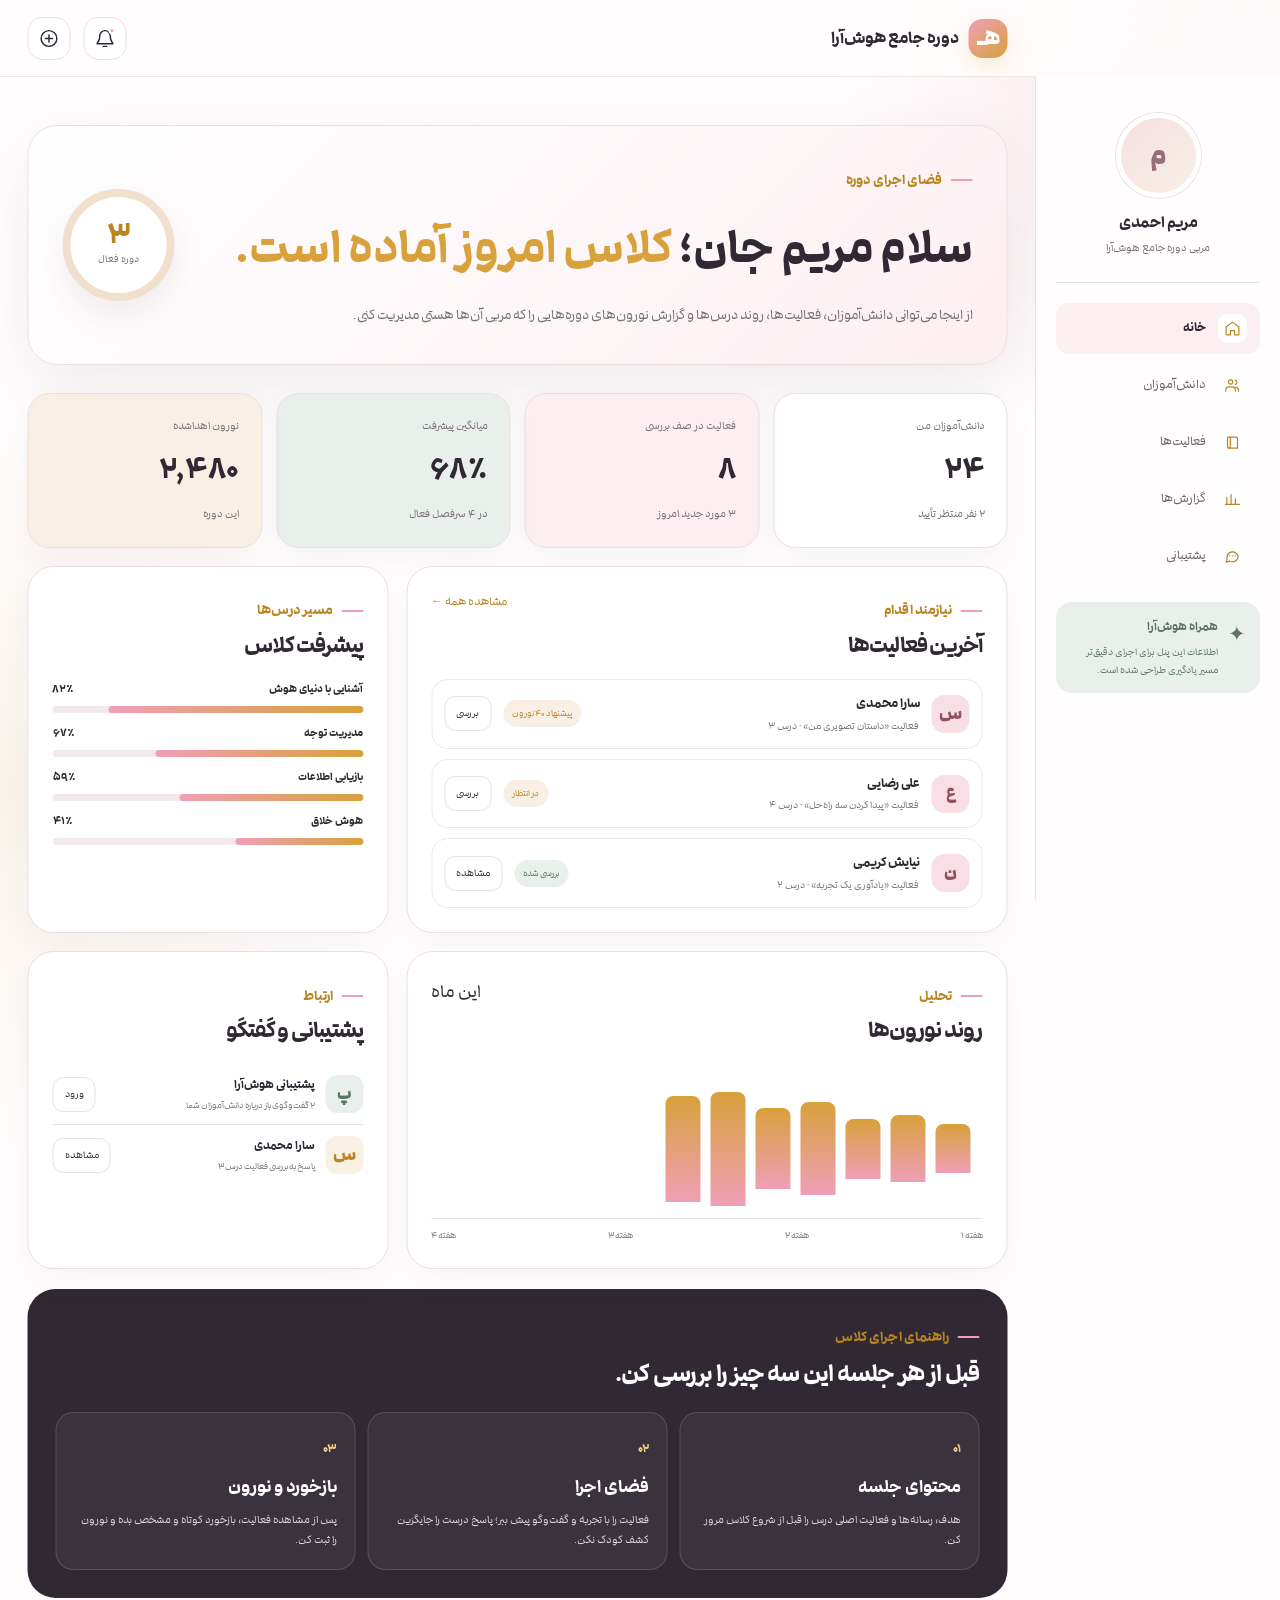
<file: teacher-panel.html>
<!doctype html>
<html lang="fa" dir="rtl">
<head>
<meta charset="UTF-8">
<meta name="viewport" content="width=device-width, initial-scale=1.0">
<meta name="description" content="پنل مربی | دوره جامع هوش‌آرا">
<title>پنل مربی | هوش‌آرا</title>
<link rel="stylesheet" href="css/styles.css">
</head>
<body class="role-panel-page">
<header class="site-header panel-header">
  <div class="container panel-nav">
    <div class="panel-nav-side panel-nav-right">
      <button class="nav-toggle" type="button" id="menuToggle" aria-label="باز کردن منو" aria-expanded="false"><span></span><span></span><span></span></button>
      <a class="panel-brand" href="teacher-panel.html" aria-label="فضای مربی هوش‌آرا"><span class="panel-brand-mark">هـ</span><strong>دوره جامع هوش‌آرا</strong></a>
    </div>
    <div class="panel-nav-side panel-nav-left">
      <div class="course-switcher">
        <button class="panel-icon-btn course-switch-btn" id="courseToggle" type="button" aria-expanded="false" aria-label="انتخاب دوره"><svg viewBox="0 0 24 24" aria-hidden="true"><circle cx="12" cy="12" r="9"></circle><path d="M8 12h8M12 8v8"></path></svg></button>
        <div class="panel-popover course-popover" id="courseMenu" hidden><strong>دوره‌های مربی</strong><button class="course-option is-selected" type="button"><span class="course-option-dot"></span>دوره جامع هوش‌آرا<small>در حال آموزش</small></button><button class="course-option" type="button"><span class="course-option-dot course-option-dot--muted"></span>دوره خلاقیت کودک<small>گروه فعال</small></button><button class="course-option" type="button"><span class="course-option-dot course-option-dot--muted"></span>مهارت‌های ذهنی<small>گروه فعال</small></button></div>
      </div>
      <button class="panel-icon-btn notification-trigger" id="notificationToggle" type="button" aria-label="اعلانات" title="اعلانات"><svg viewBox="0 0 24 24" aria-hidden="true"><path d="M18 9a6 6 0 0 0-12 0c0 7-3 7-3 9h18c0-2-3-2-3-9M10 21h4"></path></svg><i></i></button>
    </div>
  </div>
</header>
<div class="panel-overlay" id="panelOverlay"></div>
<aside class="panel-sidebar role-sidebar" id="panelSidebar">
  <button class="panel-sidebar-close" id="sidebarClose" type="button">×</button>
  <div class="sidebar-profile">
    <div class="avatar avatar-user"><span>م</span></div>
    <strong>مریم احمدی</strong>
    <small>مربی دوره جامع هوش‌آرا</small>
  </div>
  <nav class="panel-side-nav"><a class="is-active" href="teacher-panel.html"><span class="side-nav-icon"><svg viewBox="0 0 24 24" aria-hidden="true"><path d="m3 10 9-7 9 7v10a1 1 0 0 1-1 1h-5v-6H9v6H4a1 1 0 0 1-1-1V10Z"/></svg></span>خانه</a>
<a class="" href="#students"><span class="side-nav-icon"><svg viewBox="0 0 24 24" aria-hidden="true"><path d="M16 20v-1.5a4.5 4.5 0 0 0-4.5-4.5H7a4.5 4.5 0 0 0-4.5 4.5V20"/><circle cx="9.25" cy="7" r="3"/><path d="M16 4.5a3 3 0 0 1 0 5.8M16.5 14.2a4.5 4.5 0 0 1 4 4.5V20"/></svg></span>دانش‌آموزان</a>
<a class="" href="teacher-activity.html"><span class="side-nav-icon"><svg viewBox="0 0 24 24" aria-hidden="true"><path d="M5 4.5h12a2 2 0 0 1 2 2V20H7a2 2 0 0 1-2-2V4.5Z"/><path d="M7 20a2 2 0 0 0 2-2V4.5"/></svg></span>فعالیت‌ها</a>
<a class="" href="#reports"><span class="side-nav-icon"><svg viewBox="0 0 24 24" aria-hidden="true"><path d="M4 19V9M10 19V5M16 19v-8M22 19H2"/></svg></span>گزارش‌ها</a>
<a class="" href="support-teacher.html"><span class="side-nav-icon"><svg viewBox="0 0 24 24" aria-hidden="true"><path d="M20 11.5a8 8 0 0 1-8 8 8.7 8.7 0 0 1-4-.9L3 20l1.4-4.1a8 8 0 1 1 15.6-4.4Z"/><path d="M8 11h.01M12 11h.01M16 11h.01"/></svg></span>پشتیبانی</a></nav>
  <div class="sidebar-help"><span>✦</span><p><b>همراه هوش‌آرا</b><small>اطلاعات این پنل برای اجرای دقیق‌تر مسیر یادگیری طراحی شده است.</small></p></div>
</aside>
<main class="container role-main">

<section class="role-hero">
  <div>
    <span class="eyebrow">فضای اجرای دوره</span>
    <h1>سلام مریم جان؛ <em>کلاس امروز آماده است.</em></h1>
    <p>از اینجا می‌توانی دانش‌آموزان، فعالیت‌ها، روند درس‌ها و گزارش نورون‌های دوره‌هایی را که مربی آن‌ها هستی مدیریت کنی.</p>
  </div>
  <div class="role-hero-badge"><b>۳</b><small>دوره فعال</small></div>
</section>

<section class="stat-grid">
  <article class="stat-card"><span>دانش‌آموزان من</span><b>۲۴</b><small>۲ نفر منتظر تأیید</small></article>
  <article class="stat-card stat-card--pink"><span>فعالیت در صف بررسی</span><b>۸</b><small>۳ مورد جدید امروز</small></article>
  <article class="stat-card stat-card--green"><span>میانگین پیشرفت</span><b>۶۸٪</b><small>در ۴ سرفصل فعال</small></article>
  <article class="stat-card stat-card--gold"><span>نورون اهداشده</span><b>۲٬۴۸۰</b><small>این دوره</small></article>
</section>

<section class="dashboard-grid">
  <article class="dashboard-card wide">
    <div class="card-head"><div><span class="eyebrow">نیازمند اقدام</span><h2>آخرین فعالیت‌ها</h2></div><a href="#activities">مشاهده همه ←</a></div>
    <div class="activity-list" id="activities">
      <div class="activity-row"><div class="student-avatar">س</div><div><strong>سارا محمدی</strong><small>فعالیت «داستان تصویری من» · درس ۳</small></div><span class="neuron-tag">پیشنهاد ۴۰ نورون</span><button class="mini-btn" onclick="location.href='teacher-activity.html'">بررسی</button></div>
      <div class="activity-row"><div class="student-avatar">ع</div><div><strong>علی رضایی</strong><small>فعالیت «پیدا کردن سه راه‌حل» · درس ۴</small></div><span class="status-chip">در انتظار</span><button class="mini-btn">بررسی</button></div>
      <div class="activity-row"><div class="student-avatar">ن</div><div><strong>نیایش کریمی</strong><small>فعالیت «یادآوری یک تجربه» · درس ۲</small></div><span class="status-chip status-chip--done">بررسی شده</span><button class="mini-btn">مشاهده</button></div>
    </div>
  </article>
  <article class="dashboard-card">
    <div class="card-head"><div><span class="eyebrow">مسیر درس‌ها</span><h2>پیشرفت کلاس</h2></div></div>
    <div class="progress-stack">
      <div><span><b>آشنایی با دنیای هوش</b><b>۸۲٪</b></span><i><em style="width:82%"></em></i></div>
      <div><span><b>مدیریت توجه</b><b>۶۷٪</b></span><i><em style="width:67%"></em></i></div>
      <div><span><b>بازیابی اطلاعات</b><b>۵۹٪</b></span><i><em style="width:59%"></em></i></div>
      <div><span><b>هوش خلاق</b><b>۴۱٪</b></span><i><em style="width:41%"></em></i></div>
    </div>
  </article>
</section>

<section class="dashboard-grid">
  <article class="dashboard-card">
    <div class="card-head"><div><span class="eyebrow">تحلیل</span><h2>روند نورون‌ها</h2></div><span class="chart-period">این ماه</span></div>
    <div class="fake-chart"><div class="chart-bars"><i style="height:35%"></i><i style="height:48%"></i><i style="height:43%"></i><i style="height:67%"></i><i style="height:58%"></i><i style="height:82%"></i><i style="height:76%"></i></div><div class="chart-labels"><span>هفته ۱</span><span>هفته ۲</span><span>هفته ۳</span><span>هفته ۴</span></div></div>
  </article>
  <article class="dashboard-card">
    <div class="card-head"><div><span class="eyebrow">ارتباط</span><h2>پشتیبانی و گفتگو</h2></div></div>
    <div class="support-preview"><div class="support-avatar">پ</div><div><strong>پشتیبانی هوش‌آرا</strong><small>۲ گفت‌وگوی باز درباره دانش‌آموزان شما</small></div><a class="mini-btn" href="support-teacher.html">ورود</a></div>
    <div class="support-preview"><div class="support-avatar support-avatar--gold">س</div><div><strong>سارا محمدی</strong><small>پاسخ به بررسی فعالیت درس ۳</small></div><a class="mini-btn" href="support-teacher.html">مشاهده</a></div>
  </article>
</section>

<section class="teacher-guidance">
  <div><span class="eyebrow">راهنمای اجرای کلاس</span><h2>قبل از هر جلسه این سه چیز را بررسی کن.</h2></div>
  <div class="guidance-grid">
    <div><b>۰۱</b><strong>محتوای جلسه</strong><p>هدف، رسانه‌ها و فعالیت اصلی درس را قبل از شروع کلاس مرور کن.</p></div>
    <div><b>۰۲</b><strong>فضای اجرا</strong><p>فعالیت را با تجربه و گفت‌وگو پیش ببر؛ پاسخ درست را جایگزین کشف کودک نکن.</p></div>
    <div><b>۰۳</b><strong>بازخورد و نورون</strong><p>پس از مشاهده فعالیت، بازخورد کوتاه و مشخص بده و نورون را ثبت کن.</p></div>
  </div>
</section>

</main>
<div class="notification-panel" id="notificationPanel" hidden>
  <div class="notification-panel-head"><b>اعلانات</b><button id="notificationClose">×</button></div>
  <div class="notification-item"><span>✦</span><p><b>فعالیت جدید دریافت شد</b><small>یک مورد تازه برای بررسی در پنل شما قرار گرفته است.</small></p></div>
  <div class="notification-item"><span>●</span><p><b>یادآوری</b><small>گزارش پیشرفت این هفته آماده مشاهده است.</small></p></div>
</div>
<script>
const courseToggle = document.getElementById('courseToggle');
const courseMenu = document.getElementById('courseMenu');
const notificationToggle = document.getElementById('notificationToggle');
const notificationPanel = document.getElementById('notificationPanel');
const notificationClose = document.getElementById('notificationClose');
const menuToggle = document.getElementById('menuToggle');
const sidebar = document.getElementById('panelSidebar');
const overlay = document.getElementById('panelOverlay');
const sidebarClose = document.getElementById('sidebarClose');
function closeSidebar() { sidebar.classList.remove('is-open'); overlay.classList.remove('is-visible'); menuToggle.setAttribute('aria-expanded','false'); }
function closeCourseMenu() { courseMenu.hidden=true; courseToggle.setAttribute('aria-expanded','false'); }
function openSidebar() { closeCourseMenu(); notificationPanel.hidden=true; sidebar.classList.add('is-open'); overlay.classList.add('is-visible'); menuToggle.setAttribute('aria-expanded','true'); }
courseToggle.addEventListener('click',()=>{closeSidebar();const open=courseMenu.hidden;courseMenu.hidden=!open;courseToggle.setAttribute('aria-expanded',String(open));notificationPanel.hidden=true;});
document.querySelectorAll('.course-option').forEach(option=>option.addEventListener('click',()=>{document.querySelectorAll('.course-option').forEach(item=>item.classList.remove('is-selected'));option.classList.add('is-selected');closeCourseMenu();}));
menuToggle.addEventListener('click',openSidebar); sidebarClose.addEventListener('click',closeSidebar); overlay.addEventListener('click',closeSidebar);
notificationToggle.addEventListener('click',()=>{closeSidebar();closeCourseMenu();notificationPanel.hidden=!notificationPanel.hidden;});
notificationClose.addEventListener('click',()=>notificationPanel.hidden=true);
document.querySelectorAll('.panel-side-nav a').forEach(a=>a.addEventListener('click',closeSidebar));
document.addEventListener('click',event=>{if(!event.target.closest('.course-switcher'))closeCourseMenu();if(!event.target.closest('.notification-panel')&&!event.target.closest('.notification-trigger'))notificationPanel.hidden=true;});

</script>
</body>
</html>
</file>
<file: css/styles.css>
@font-face {
  font-family: "Darbareh";
  src: url("fonts/woff2/darbarehWeb-ExtraLight.woff2") format("woff2"), url("fonts/woff/darbarehWeb-ExtraLight.woff") format("woff");
  font-style: normal;
  font-weight: 200;
  font-display: swap;
}
@font-face {
  font-family: "Darbareh";
  src: url("fonts/woff2/darbarehWeb-Light.woff2") format("woff2"), url("fonts/woff/darbarehWeb-Light.woff") format("woff");
  font-style: normal;
  font-weight: 300;
  font-display: swap;
}
@font-face {
  font-family: "Darbareh";
  src: url("fonts/woff2/darbarehWeb-Regular.woff2") format("woff2"), url("fonts/woff/darbarehWeb-Regular.woff") format("woff");
  font-style: normal;
  font-weight: 400;
  font-display: swap;
}
@font-face {
  font-family: "Darbareh";
  src: url("fonts/woff2/darbarehWeb-Medium.woff2") format("woff2"), url("fonts/woff/darbarehWeb-Medium.woff") format("woff");
  font-style: normal;
  font-weight: 500;
  font-display: swap;
}
@font-face {
  font-family: "Darbareh";
  src: url("fonts/woff2/darbarehWeb-SemiBold.woff2") format("woff2"), url("fonts/woff/darbarehWeb-SemiBold.woff") format("woff");
  font-style: normal;
  font-weight: 600;
  font-display: swap;
}
@font-face {
  font-family: "Darbareh";
  src: url("fonts/woff2/darbarehWeb-Bold.woff2") format("woff2"), url("fonts/woff/darbarehWeb-Bold.woff") format("woff");
  font-style: normal;
  font-weight: 700;
  font-display: swap;
}
@font-face {
  font-family: "Darbareh";
  src: url("fonts/woff2/darbarehWeb-ExtraBold.woff2") format("woff2"), url("fonts/woff/darbarehWeb-ExtraBold.woff") format("woff");
  font-style: normal;
  font-weight: 800;
  font-display: swap;
}
@font-face {
  font-family: "Darbareh";
  src: url("fonts/woff2/darbarehWeb-Black.woff2") format("woff2"), url("fonts/woff/darbarehWeb-Black.woff") format("woff");
  font-style: normal;
  font-weight: 900;
  font-display: swap;
}
:root {
  --bg: #fffdfd;
  --surface: #ffffff;
  --cream: #f8efe5;
  --cream-deep: #f2e0ce;
  
  --pink: #f7dfe5;
  --pink-soft: #fceff2;
  --pink-strong: #ef9fb7;
  --gold: #d8a13b;
  --gold-dark: #b98520;
  --green: #8ea294;
  --green-soft: #e9efeb;
  --ink: #302934;
  --muted: #776e75;
  --line: #eadfe2;
  --shadow: 0 24px 70px rgba(72, 51, 60, .09);
  --radius-xl: 34px;
  --radius-lg: 24px;
  --radius-md: 16px;
}

* { box-sizing: border-box; }
button, input, select, textarea { font-family: "Darbareh", sans-serif; }

/* Shared Persian (Jalali) date picker */
.persian-date-picker[hidden] { display: none; }
.persian-date-picker {
  position: fixed;
  z-index: 1202;
  width: min(304px, calc(100vw - 24px));
  padding: 14px;
  direction: rtl;
  color: var(--ink);
  background: var(--surface);
  border: 1px solid var(--line);
  border-radius: 20px;
  box-shadow: 0 18px 55px rgba(48, 41, 52, .18);
  font-family: inherit;
  animation: pdp-enter .16s ease-out;
}
.pdp-header, .pdp-heading, .pdp-footer { display: flex; align-items: center; justify-content: space-between; }
.pdp-header { gap: 10px; margin-bottom: 13px; }
.pdp-heading { justify-content: center; gap: 7px; font-weight: 700; }
.pdp-nav, .pdp-month, .pdp-year, .pdp-today, .pdp-day, .pdp-option { font: inherit; cursor: pointer; }
.pdp-nav { width: 34px; height: 34px; border: 1px solid var(--line); border-radius: 11px; background: var(--cream); color: var(--gold-dark); font-size: 22px; line-height: 1; }
.pdp-month, .pdp-year { border: 0; background: transparent; color: var(--ink); padding: 5px 2px; }
.pdp-month { color: var(--gold-dark); }
.pdp-month, .pdp-year { border-radius: 8px; padding: 5px 7px; transition: background .15s; }
.pdp-month:hover, .pdp-year:hover { background: var(--pink-soft); }
.pdp-weekdays, .pdp-days { display: grid; grid-template-columns: repeat(7, minmax(0, 1fr)); text-align: center; }
.pdp-weekdays { margin-bottom: 5px; color: var(--muted); font-size: 11px; font-weight: 600; }
.pdp-weekdays span { padding: 5px 0; }
.pdp-days { gap: 3px; }
.pdp-day, .pdp-empty { display: grid; place-items: center; min-width: 0; height: 34px; }
.pdp-day { border: 0; border-radius: 11px; background: transparent; color: var(--ink); font-size: 12px; transition: background .15s, color .15s, transform .15s; }
.pdp-day:hover { background: var(--pink-soft); color: var(--gold-dark); }
.pdp-day.is-today { box-shadow: inset 0 0 0 1px var(--gold); }
.pdp-day.is-selected { background: var(--gold); color: #fff; box-shadow: none; }
.pdp-months[hidden], .pdp-years[hidden], .pdp-calendar[hidden] { display: none; }
.pdp-months { display: grid; grid-template-columns: repeat(3, minmax(0, 1fr)); gap: 7px; padding: 5px 0 10px; }
.pdp-years { display: grid; grid-template-columns: repeat(4, minmax(0, 1fr)); gap: 5px; max-height: 238px; overflow-y: auto; overscroll-behavior: contain; padding: 4px 2px 10px; scrollbar-color: var(--cream-deep) transparent; scrollbar-width: thin; }
.pdp-option { min-height: 36px; border: 1px solid transparent; border-radius: 10px; background: var(--cream); color: var(--ink); font-size: 11px; transition: background .15s, color .15s; }
.pdp-option:hover { background: var(--pink-soft); color: var(--gold-dark); }
.pdp-option.is-current { border-color: var(--gold); background: var(--gold); color: #fff; font-weight: 700; }
.pdp-footer { margin-top: 12px; padding-top: 10px; border-top: 1px solid var(--line); color: var(--muted); font-size: 10px; }
.pdp-today { padding: 6px 11px; border: 0; border-radius: 10px; background: var(--pink-soft); color: var(--gold-dark); font-size: 11px; font-weight: 700; }
.persian-date-picker button:focus-visible { outline: 2px solid var(--gold-dark); outline-offset: 2px; }
@keyframes pdp-enter { from { opacity: 0; transform: translateY(-5px) scale(.98); } to { opacity: 1; transform: translateY(0) scale(1); } }

html { scroll-behavior: smooth; overflow-x: clip; }
body {
  margin: 0;
  overflow-x: clip;
  color: var(--ink);
  background:
    radial-gradient(circle at 95% 5%, rgba(247,223,229,.75), transparent 24rem),
    radial-gradient(circle at 0% 48%, rgba(248,239,229,.72), transparent 23rem),
    var(--bg);
  font-family: "Darbareh", sans-serif;
  font-weight: 400;
  font-synthesis: none;
  font-size: 18px;
  line-height: 1.9;
}
body::before {
  content: "";
  position: fixed;
  inset: 0;
  pointer-events: none;
  opacity: .24;
  background-image:
    radial-gradient(circle at 25px 25px, rgba(216,161,59,.08) 1px, transparent 1.5px);
  background-size: 50px 50px;
  z-index: -2;
}
a { color: inherit; text-decoration: none; }
button, a { -webkit-tap-highlight-color: transparent; }
.container { width: min(1160px, calc(100% - 40px)); margin-inline: auto; }

.page-decoration {
  position: absolute;
  pointer-events: none;
  z-index: -1;
  filter: blur(.1px);
}
.page-decoration--top {
  width: 320px; height: 210px; top: 0; left: -90px;
  background: var(--pink); border-radius: 0 0 100% 0;
  opacity: .58;
}
.page-decoration--bottom {
  width: 300px; height: 220px; bottom: 0; right: 0;
  background: var(--cream-deep); border-radius: 100% 0 0 0;
  opacity: .55;
}

.site-header {
  position: sticky;
  top: 0;
  z-index: 20;
  background: rgba(255,253,253,.82);
  backdrop-filter: blur(18px);
  border-bottom: 1px solid rgba(234,223,226,.75);
}
.nav-wrap { min-height: 82px; display: flex; align-items: center; justify-content: space-between; gap: 24px; }
.brand { display: inline-flex; align-items: center; gap: 11px; }
.brand-mark {
  width: 43px; height: 43px; display: grid; grid-template-columns: 1fr 1fr;
  gap: 2px; padding: 5px; border-radius: 14px;
  background: #fff; box-shadow: 0 8px 25px rgba(80,50,60,.08);
  transform: rotate(2deg);
}
.brand-mark span { display: block; border-radius: 10px; }
.brand-mark span:nth-child(1) { background: #ef8fa8; }
.brand-mark span:nth-child(2) { background: #75bdd3; }
.brand-mark span:nth-child(3) { background: #e5a45a; }
.brand-mark span:nth-child(4) { background: #83ba83; }
.brand-text { display: grid; line-height: 1.25; }
.brand-text strong { font-size: 17px; }
.brand-text small { font-size: 9px; color: var(--muted); margin-top: 3px; }
.main-nav { display: flex; align-items: center; gap: 8px; }
.main-nav a { padding: 9px 14px; color: #665d64; font-size: 15px; font-weight: 500; border-radius: 12px; transition: background-color .24s ease, color .24s ease, transform .24s ease; }
.main-nav a:hover { background: var(--pink-soft); color: var(--ink); }
.main-nav .nav-login { background: var(--ink); color: #fff; padding-inline: 18px; }
.nav-toggle { display:none; background:none; border:0; padding:8px; cursor:pointer; }
.nav-toggle span { display:block; width:25px; height:2px; margin:5px; background:var(--ink); border-radius:10px; }

.section { padding: 100px 0; }
.hero { position:relative; isolation:isolate; padding-top: 80px; padding-bottom: 55px; overflow: hidden; }
.hero-grid { min-height: 610px; display: grid; grid-template-columns: 1fr 1fr; align-items: center; gap: 55px; }
.hero-copy { order: 0; padding-right: 15px; }
.hero-visual { order: 1; }
.eyebrow {
  display: inline-flex; align-items: center; gap: 8px; color: var(--gold-dark);
  font-size: 12px; font-weight: 700; letter-spacing: .1px;
}
.eyebrow::before { content:""; width: 22px; height: 2px; background: var(--pink-strong); border-radius: 10px; }
.hero h1, h2 { margin: 13px 0 20px; line-height: 1.35; letter-spacing: -.8px; }
.hero h1 { font-size: clamp(34px, 4.4vw, 58px); }
.hero-title-typing { display:inline-block; white-space:nowrap; }
.hero-title-typing::after {
  content:""; display:inline-block; height:.8em; margin-right:5px;
  border-left:2px solid currentColor; vertical-align:-.06em;
  animation:hero-caret .9s steps(1,end) infinite;
}
@keyframes hero-caret { 50% { opacity:0; } }
h2 { font-size: clamp(31px, 4vw, 48px); }
em { color: var(--gold); font-style: normal; }
.hero-template { max-width: 580px; color: var(--muted); font-size: 15px; }
.hero-template p { margin: 10px 0; }
.hero-note { padding-right: 15px; border-right: 3px solid var(--pink-strong); }
.hero-actions { display:flex; gap:12px; flex-wrap:wrap; margin-top:28px; }
.btn {
  display:inline-flex; align-items:center; justify-content:center; gap:10px;
  min-height: 48px; padding: 11px 22px; border-radius: 15px; border:1px solid transparent;
  font-size: 13px; font-weight:700; transition: transform .2s, box-shadow .2s, background .2s;
}
.btn:hover { transform: translateY(-2px); }
.btn-primary { background: var(--gold); color: #fff; box-shadow: 0 13px 28px rgba(216,161,59,.22); }
.btn-primary:hover { background: var(--gold-dark); }
.btn-ghost { background: #fff; border-color: var(--line); color: var(--ink); }
.btn-ghost span, .text-link span { color: var(--gold); }

.hero-visual { min-height: 580px; position:relative; display:flex; align-items:center; justify-content:center; }
.visual-frame--large {
  width: min(470px, 80vw); aspect-ratio: 1;
  border: 1px solid #fff; padding: 17px; border-radius: 50%;
  background: rgba(255,255,255,.82); box-shadow: var(--shadow);
  position: relative; z-index:2;
}
@keyframes hero-float {
  0%, 100% { transform: translateY(0); }
  50% { transform: translateY(-9px); }
}
@keyframes hero-card-float {
  0%, 100% { transform: translateY(0); }
  50% { transform: translateY(-6px); }
}
@keyframes hero-card-float-mobile {
  0%, 100% { transform: translateY(0) scale(.84); }
  50% { transform: translateY(-6px) scale(.84); }
}
.hero-visual .visual-frame--large {
  translate: var(--hero-shift-x, 0px) var(--hero-shift-y, 0px);
  transition: translate .35s ease-out;
  animation: hero-float 6s ease-in-out infinite;
}
.hero-visual .floating-card {
  translate: var(--card-shift-x, 0px) var(--card-shift-y, 0px);
  transition: translate .35s ease-out;
  animation: hero-card-float 5s ease-in-out infinite;
}
.hero-visual .floating-card--two { animation-delay: -2.5s; }
.image-placeholder {
  width:100%; height:100%; display:flex; flex-direction:column; align-items:center; justify-content:center;
  text-align:center; color:#887d83;
  background:
    linear-gradient(135deg, rgba(247,223,229,.8), rgba(248,239,229,.75)),
    repeating-linear-gradient(45deg, rgba(255,255,255,.38) 0 10px, transparent 10px 20px);
}
.image-placeholder--hero { border-radius:50%; border: 9px solid #fff; }
.image-placeholder--square { border-radius: 25px; min-height: 340px; }
.placeholder-icon { font-size: 42px; color: var(--gold); line-height:1; margin-bottom:10px; }
.image-placeholder strong { font-size:15px; }
.image-placeholder small { font-size:10px; direction:ltr; opacity:.65; margin-top:4px; }
.dashed-ring {
  position:absolute; width: 510px; aspect-ratio:1; border: 2px dashed var(--pink-strong);
  border-radius:50%; opacity:.8; transform: rotate(8deg);
}
.floating-card {
  position:absolute; z-index:3; display:flex; align-items:center; gap:10px;
  background:#fff; padding:11px 14px; border-radius:17px; box-shadow:0 15px 40px rgba(75,54,63,.13);
  min-width: 175px;
}
.floating-card > span { width:34px; height:34px; display:grid; place-items:center; border-radius:12px; background:var(--pink-soft); color:var(--gold); }
.floating-card strong, .floating-card small { display:block; }
.floating-card strong { font-size:11px; }
.floating-card small { color:var(--muted); font-size:9px; }
.floating-card--one { right: 2%; top: 15%; }
.floating-card--two { left: 0; bottom: 16%; background: var(--green-soft); }
.floating-card--two > span { background:#fff; color:#7d9887; }

.hero-bottom { margin-top: 20px; }
.hero-bottom .container { display:grid; grid-template-columns: repeat(3, 1fr); gap:16px; }
.mini-stat {
  display:flex; align-items:center; gap:14px; padding:16px 18px; border-top:1px solid var(--line);
}
.mini-stat > span { font-size:11px; color:var(--gold); font-weight:800; }
.mini-stat strong, .mini-stat small { display:block; }
.mini-stat strong { font-size:12px; }
.mini-stat small { font-size:10px; color:var(--muted); }

.intro { background: linear-gradient(180deg, rgba(248,239,229,.48), rgba(255,255,255,0)); }
.intro-grid { display:grid; grid-template-columns: 1.05fr .95fr; align-items:center; gap:70px; }
.video-card { background:#fff; padding:13px; border-radius:28px; box-shadow:var(--shadow); transform:rotate(-1deg); }
.video-inner { aspect-ratio: 16/10; overflow:hidden; border-radius:21px; }
.video-placeholder { height:100%; display:flex; flex-direction:column; align-items:center; justify-content:center; gap:7px; background: linear-gradient(135deg,#e9efeb,#f7dfe5); }
.play-button {
  width:62px; height:62px; display:grid; place-items:center; padding-right:2px;
  background:#fff; color:var(--gold); border-radius:50%; box-shadow:0 12px 30px rgba(70,50,60,.12);
}
.video-placeholder strong { font-size:14px; }
.video-placeholder small { font-size:10px; opacity:.55; direction:ltr; }
.video-caption { padding:12px 8px 3px; display:flex; align-items:center; gap:8px; font-size:11px; color:var(--muted); }
.video-dot { width:7px; height:7px; border-radius:50%; background:var(--pink-strong); }
.section-copy p { color:var(--muted); font-size:14px; max-width:520px; }
.check-list { list-style:none; padding:0; margin:22px 0; display:grid; gap:9px; }
.check-list li { font-size:12px; display:flex; align-items:center; gap:10px; }
.check-list span { display:grid; place-items:center; width:23px; height:23px; border-radius:50%; background:var(--green-soft); color:#6f8a78; font-size:11px; }
.text-link { font-size:12px; font-weight:800; color:var(--ink); }

.features { padding-top:50px; }
.section-heading { max-width:660px; margin-bottom:45px; }
.section-heading.centered { text-align:center; margin-inline:auto; }
.section-heading.centered .eyebrow { justify-content:center; }
.section-heading p { color:var(--muted); font-size:13px; }
.feature-grid { display:grid; grid-template-columns:repeat(3,1fr); gap:18px; }
.feature-card { background:rgba(255,255,255,.8); border:1px solid var(--line); border-radius:25px; padding:28px; box-shadow:0 15px 45px rgba(72,51,60,.05); }
.feature-card--pink { background:var(--pink-soft); }
.feature-card--green { background:var(--green-soft); }
.feature-icon { width:48px; height:48px; display:grid; place-items:center; border-radius:15px; background:#fff; color:var(--gold); font-size:22px; margin-bottom:18px; }
.feature-card h3 { margin:0 0 8px; font-size:16px; }
.feature-card p { margin:0; color:var(--muted); font-size:12px; }

.representative { padding-top:60px; }
.representative-box {
  display:grid; grid-template-columns:.95fr 1.05fr; gap:45px; align-items:center;
  padding:45px; border-radius:36px; background:var(--cream); border:1px solid #f0dfcf;
}
.representative-copy p { color:var(--muted); font-size:13px; max-width:500px; }
.representative-visual { position:relative; padding:10px; }
.representative-visual::before { content:""; position:absolute; inset:0 8% 7% 0; border:2px dashed rgba(239,159,183,.65); border-radius:30px; transform:rotate(4deg); }
.representative-image { position:relative; z-index:1; display:block; width:100%; min-height:340px; aspect-ratio:4/3; object-fit:cover; border-radius:25px; box-shadow:0 20px 55px rgba(72,51,60,.1); }

.faq { background:rgba(255,255,255,.6); }
.faq-grid { display:grid; grid-template-columns:.75fr 1.25fr; gap:80px; align-items:start; }
.faq-intro { position:relative; }
.faq-decoration {
  position:absolute; left:15%; bottom:-45px; width:90px; height:90px; border:2px dashed var(--pink-strong);
  border-radius:50%; display:grid; place-items:center; color:var(--pink-strong); font-size:36px; transform:rotate(-10deg);
}
.accordion { display:grid; gap:10px; }
.faq-item { background:#fff; border:1px solid var(--line); border-radius:18px; overflow:hidden; }
.faq-question { width:100%; padding:19px 21px; border:0; background:transparent; color:var(--ink); font:inherit; font-size:15px; font-weight:700; display:flex; align-items:center; justify-content:space-between; text-align:right; cursor:pointer; }
.faq-question b { color:var(--gold); font-size:22px; font-weight:400; transition:transform .22s ease; }
.faq-item.is-open .faq-question b { transform:rotate(45deg); }
.faq-answer { max-height:0; overflow:hidden; transition:max-height .32s cubic-bezier(.2,.7,.2,1); }
.faq-answer p { margin:0; padding:0 21px 18px; color:var(--muted); font-size:14px; }
.faq-item.is-open .faq-answer { max-height:180px; }

.cta { padding-top:70px; }
.cta-card {
  position:relative; overflow:hidden; border-radius:38px; background:var(--ink); color:#fff;
  padding:62px; min-height:380px; display:flex; align-items:center;
}
.cta-card::before, .cta-card::after { content:""; position:absolute; border:1px solid rgba(247,223,229,.25); border-radius:50%; }
.cta-card::before { width:450px; height:450px; left:-170px; top:-210px; }
.cta-card::after { width:300px; height:300px; right:-130px; bottom:-190px; }
.cta-content { position:relative; z-index:1; max-width:650px; }
.cta-content .eyebrow { color:#f3c867; }
.cta-content h2 { margin-bottom:10px; }
.cta-content p { color:#c9c0c5; font-size:13px; }
.cta-actions { display:flex; gap:10px; flex-wrap:wrap; margin-top:22px; }
.btn-light { background:#f6dfe4; color:var(--ink); box-shadow:none; }
.btn-outline-light { border-color:rgba(255,255,255,.3); color:#fff; }
.login-row { display:flex; gap:8px; align-items:center; margin-top:22px; font-size:11px; color:#aaa1a7; }
.login-row a { color:#f2c65e; font-weight:700; }

.site-footer { padding:70px 0 22px; background:#f8f2ed; border-top:1px solid #efe2d9; }
.footer-grid { display:grid; grid-template-columns:1.35fr .75fr 1fr .9fr; gap:40px; }
.footer-brand p, .footer-column p { color:var(--muted); font-size:11px; max-width:300px; }
.socials { display:flex; gap:8px; margin-top:18px; }
.socials a { display:inline-flex; align-items:center; gap:7px; padding:7px 12px; border-radius:10px; background:#fff; border:1px solid var(--line); font-size:13px; font-weight:600; white-space:nowrap; }
.social-icon { display:block; width:24px; height:24px; object-fit:contain; }
.footer-column { display:flex; flex-direction:column; align-items:flex-start; gap:7px; }
.footer-column h3 { margin:0 0 9px; font-size:12px; }
.footer-column a { color:var(--muted); font-size:10px; }
.footer-column a:hover { color:var(--gold-dark); }
.footer-email { direction:ltr; }
.footer-bottom { margin-top:45px; padding-top:17px; border-top:1px solid #e8dcd3; display:flex; justify-content:space-between; gap:20px; color:#948990; font-size:9px; }

@media (max-width: 900px) {
  .hero-grid, .intro-grid, .representative-box, .faq-grid { grid-template-columns:1fr; }
  .hero-copy { order:1; text-align:center; padding:0; }
  .hero-visual { order:0; }
  .hero-template { margin-inline:auto; }
  .hero-actions { justify-content:center; }
  .hero-visual { min-height:520px; }
  .feature-grid { grid-template-columns:1fr; }
  .faq-grid { gap:35px; }
  .footer-grid { grid-template-columns:1fr 1fr; }
}
@media (max-width: 700px) {
  .container { width:min(100% - 36px, 1160px); }
  .nav-wrap { min-height:70px; }
  .main-nav {
    position:absolute; top:70px; right:18px; left:18px; padding:10px;
    flex-direction:column; align-items:stretch; background:#fff; border:1px solid var(--line);
    border-radius:18px; box-shadow:var(--shadow); display:flex;
    opacity:0; visibility:hidden; pointer-events:none; transform:translateY(-8px) scale(.985);
    transform-origin:top center;
    transition:opacity .24s ease, transform .24s cubic-bezier(.2,.7,.2,1), visibility .24s;
  }
  .main-nav.is-open { opacity:1; visibility:visible; pointer-events:auto; transform:translateY(0) scale(1); }
  .main-nav a { text-align:center; }
  .nav-toggle { display:block; }
  .hero { padding-top:50px; }
  .hero h1 { font-size:clamp(28px, 8vw, 36px); }
  .hero-visual { min-height:390px; }
  .page-decoration--bottom { width:190px; height:145px; }
  .visual-frame--large { width:320px; }
  .dashed-ring { width:350px; }
  .floating-card { transform:scale(.84); }
  .hero-visual .floating-card { animation-name:hero-card-float-mobile; }
  .floating-card--one { right:-3%; top:7%; }
  .floating-card--two { left:0; bottom:8%; }
  .hero-bottom .container { grid-template-columns:1fr; }
  .mini-stat { padding:11px 15px; }
  .section { padding:72px 0; }
  .representative-box { padding:28px 22px; }
  .cta-card { padding:40px 25px; min-height:340px; }
  .footer-grid { grid-template-columns:1fr; }
  .footer-bottom { flex-direction:column; gap:6px; }
}

.eyebrow { font-size: 14px; }
.hero-template { font-size: 17px; }
.btn { font-size: 15px; }
.mini-stat strong { font-size: 14px; }
.mini-stat small { font-size: 12px; }
.section-copy p { font-size: 16px; }
.check-list li { font-size: 14px; }
.section-heading p { font-size: 15px; }
.feature-card p { font-size: 14px; }
.representative-copy p { font-size: 15px; }
.cta-content p { font-size: 15px; }
.footer-brand p, .footer-column p { font-size: 13px; }
.footer-column a { font-size: 12px; }


/* ================================
   REPRESENTATIVE APPLICATION PAGE
   ================================ */

.representative-page {
  min-height: 100vh;
  position: relative;
  isolation: isolate;
  overflow-x: hidden;
  padding-bottom: 70px;
}

.representative-page::before,
.representative-page::after {
  content: "";
  position: fixed;
  pointer-events: none;
  z-index: -1;
  border-radius: 50%;
  filter: blur(.2px);
}

.representative-page::before {
  width: 420px;
  height: 420px;
  top: -190px;
  left: -150px;
  background: rgba(247,223,229,.58);
}

.representative-page::after {
  width: 360px;
  height: 360px;
  bottom: -170px;
  right: -130px;
  background: rgba(248,239,229,.72);
}

.representative-page .site-header {
  position: relative;
}

.representative-form-main {
  padding: 58px 0 0;
}

.representative-intro {
  text-align: center;
  max-width: 720px;
  margin: 0 auto 38px;
}

.representative-intro .eyebrow {
  justify-content: center;
}

.representative-intro h1 {
  margin: 12px 0 12px;
  font-family: "Darbareh", sans-serif;
  font-weight: 900;
  font-size: clamp(35px, 5vw, 56px);
  line-height: 1.35;
  letter-spacing: -.8px;
}

.representative-intro p {
  margin: 0 auto;
  max-width: 650px;
  color: var(--muted);
  font-size: 15px;
}

.representative-form-shell {
  width: min(820px, calc(100% - 40px));
  margin-inline: auto;
}

.form-progress {
  margin-bottom: 17px;
}

.form-progress-top {
  display: flex;
  align-items: center;
  justify-content: space-between;
  gap: 15px;
  color: var(--muted);
  font-size: 11px;
  margin-bottom: 8px;
}

.form-progress-top strong {
  color: var(--ink);
  font-size: 12px;
}

.form-progress-bar {
  height: 5px;
  overflow: hidden;
  background: rgba(234,223,226,.72);
  border-radius: 99px;
}

.form-progress-fill {
  height: 100%;
  width: 14.2857%;
  border-radius: inherit;
  background: linear-gradient(90deg, var(--pink-strong), var(--gold));
  transition: width .55s cubic-bezier(.2,.75,.2,1);
}

.representative-form-card {
  position: relative;
  background: rgba(255,255,255,.92);
  border: 1px solid rgba(234,223,226,.9);
  border-radius: 34px;
  box-shadow: var(--shadow);
  overflow: hidden;
}

.representative-form-card::before {
  content: "";
  position: absolute;
  width: 210px;
  height: 210px;
  left: -115px;
  top: -120px;
  border-radius: 50%;
  background: rgba(247,223,229,.4);
  pointer-events: none;
}

.form-stage {
  position: relative;
  min-height: 475px;
  height: 475px;
  overflow: visible;
  transition: height .35s cubic-bezier(.2,.75,.2,1);
}

.form-slide {
  position: absolute;
  inset: 0 0 auto;
  padding: 48px 58px 34px;
  opacity: 0;
  visibility: hidden;
  pointer-events: none;
  transform: translateX(35px);
  transition:
    opacity .42s ease,
    transform .52s cubic-bezier(.2,.75,.2,1),
    visibility 0s linear .52s;
}

.form-slide.is-active {
  opacity: 1;
  visibility: visible;
  pointer-events: auto;
  transform: translateX(0);
  transition:
    opacity .42s ease,
    transform .52s cubic-bezier(.2,.75,.2,1),
    visibility 0s linear 0s;
}

.form-slide.is-back {
  transform: translateX(-35px);
}

.form-slide-header {
  max-width: 650px;
  margin-bottom: 31px;
}

.form-step-number {
  display: inline-grid;
  place-items: center;
  width: 39px;
  height: 39px;
  border-radius: 13px;
  background: var(--pink-soft);
  color: var(--gold-dark);
  font-size: 12px;
  font-weight: 800;
  margin-bottom: 14px;
}

.form-slide h2 {
  margin: 0 0 9px;
  font-size: clamp(27px, 4vw, 39px);
}

.form-slide h2 em {
  color: var(--gold);
}

.form-slide-description {
  color: var(--muted);
  font-size: 14px;
  margin: 0;
  max-width: 610px;
}

.form-grid {
  display: grid;
  grid-template-columns: repeat(2, minmax(0, 1fr));
  gap: 19px;
}

.form-field {
  display: grid;
  gap: 7px;
}

.form-field.full {
  grid-column: 1 / -1;
}

.form-field label {
  font-size: 12px;
  font-weight: 700;
  color: var(--ink);
}

.form-field label span {
  color: var(--pink-strong);
  margin-right: 3px;
}

.form-field input,
.form-field select,
.form-field textarea {
  width: 100%;
  border: 1px solid var(--line);
  border-radius: 15px;
  background: #fff;
  color: var(--ink);
  font: inherit;
  font-size: 13px;
  outline: none;
  padding: 12px 14px;
  min-height: 49px;
  transition:
    border-color .2s ease,
    box-shadow .2s ease,
    background .2s ease,
    transform .2s ease;
}

.form-field textarea {
  min-height: 110px;
  resize: vertical;
  line-height: 1.8;
}

.form-field input::placeholder,
.form-field textarea::placeholder {
  color: #b0a6ab;
}

.form-field input:focus,
.form-field select:focus,
.form-field textarea:focus {
  border-color: rgba(216,161,59,.7);
  background: #fffdfb;
  box-shadow: 0 0 0 4px rgba(216,161,59,.08);
}

.form-field input:invalid:not(:placeholder-shown),
.form-field select:invalid {
  box-shadow: none;
}

.choice-grid {
  display: grid;
  grid-template-columns: repeat(3, 1fr);
  gap: 12px;
}

.choice-card {
  position: relative;
}

.choice-card input {
  position: absolute;
  opacity: 0;
  pointer-events: none;
}

.choice-card label {
  min-height: 76px;
  padding: 13px 12px;
  display: flex;
  flex-direction: column;
  justify-content: center;
  gap: 2px;
  text-align: center;
  border: 1px solid var(--line);
  border-radius: 16px;
  background: rgba(255,255,255,.75);
  cursor: pointer;
  transition:
    transform .2s ease,
    border-color .2s ease,
    background .2s ease,
    box-shadow .2s ease;
}

.choice-card label strong {
  font-size: 12px;
}

.choice-card label small {
  color: var(--muted);
  font-size: 10px;
}

.choice-card label:hover {
  transform: translateY(-2px);
  border-color: #e7c4cd;
}

.choice-card input:checked + label {
  background: var(--pink-soft);
  border-color: var(--pink-strong);
  box-shadow: 0 9px 25px rgba(239,159,183,.13);
}

.checkbox-row {
  display: flex;
  align-items: flex-start;
  gap: 10px;
  color: var(--muted);
  font-size: 11px;
  line-height: 1.8;
  margin-top: 19px;
}

.checkbox-row input {
  width: 17px;
  height: 17px;
  accent-color: var(--gold);
  flex: 0 0 auto;
  margin-top: 2px;
}

.form-actions {
  display: flex;
  align-items: center;
  justify-content: space-between;
  gap: 14px;
  padding: 20px 58px 25px;
  border-top: 1px solid rgba(234,223,226,.75);
  background: rgba(248,239,229,.28);
}

.form-actions-right {
  display: flex;
  gap: 10px;
  margin-right: auto;
}

.form-back {
  color: var(--muted);
  border-color: var(--line);
  background: #fff;
}

.form-back:hover {
  color: var(--ink);
}

.form-next {
  min-width: 124px;
}

.representative-form-card .btn {
  font-family: inherit;
}

.form-helper {
  color: var(--muted);
  font-size: 10px;
}

.form-success {
  display: none;
  text-align: center;
  padding: 44px 36px;
  align-items: center;
  justify-content: center;
  flex-direction: column;
}

.form-success.is-visible {
  display: flex;
}

.form-success-icon {
  width: 64px;
  height: 64px;
  display: grid;
  place-items: center;
  border-radius: 24px;
  background: var(--green-soft);
  color: #6f8a78;
  font-size: 31px;
  margin-bottom: 16px;
}

.form-success h2 {
  margin: 0 0 10px;
}

.form-success p {
  color: var(--muted);
  font-size: 14px;
  max-width: 540px;
  margin: 0 auto 25px;
}

.form-note {
  text-align: center;
  color: #9b9096;
  font-size: 10px;
  margin: 16px auto 0;
}

.form-required-note {
  color: var(--muted);
  font-size: 10px;
}

@media (max-width: 700px) {
  .representative-form-main {
    padding-top: 38px;
  }

  .representative-intro {
    margin-bottom: 27px;
  }

  .representative-intro p {
    font-size: 13px;
  }

  .representative-form-shell {
    width: min(100% - 24px, 820px);
  }

  .representative-form-card {
    border-radius: 25px;
  }

  .form-stage {
    min-height: 0;
  }

  .form-slide {
    padding: 32px 22px 27px;
  }

  .form-slide-header {
    margin-bottom: 24px;
  }

  .form-grid,
  .choice-grid {
    grid-template-columns: 1fr;
  }

  .form-field.full {
    grid-column: auto;
  }

  .form-actions {
    padding: 16px 22px 20px;
    flex-wrap: wrap;
  }

  .form-helper {
    width: 100%;
    order: 2;
  }

  .form-actions-right {
    width: 100%;
    justify-content: space-between;
    margin: 0;
  }

  .form-actions .btn {
    flex: 1;
  }

  .form-success {
    padding: 38px 22px;
  }
}

@media (prefers-reduced-motion: reduce) {
  .form-slide,
  .form-progress-fill,
  .choice-card label,
  .form-field input,
  .form-field select,
  .form-field textarea {
    transition: none;
  }
}


/* ================================
   STUDENT ENROLLMENT / REPRESENTATIVE LINK PAGE
   ================================ */

.enrollment-page {
  min-height: 100vh;
  position: relative;
  isolation: isolate;
  padding-bottom: 70px;
}

.enrollment-page .site-header { position: relative; }

.enrollment-main { padding: 48px 0 0; }

.enrollment-hero {
  width: min(980px, calc(100% - 40px));
  margin: 0 auto 24px;
  display: grid;
  grid-template-columns: 1.15fr .85fr;
  gap: 22px;
  align-items: stretch;
}

.enrollment-hero-copy,
.representative-info-card,
.notice-card,
.enrollment-card {
  background: rgba(255,255,255,.93);
  border: 1px solid rgba(234,223,226,.92);
  box-shadow: var(--shadow);
}

.enrollment-hero-copy {
  padding: 38px 42px;
  border-radius: 32px;
}

.enrollment-hero-copy h1 {
  margin: 10px 0 12px;
  font-family: "Darbareh", sans-serif;
  font-weight: 900;
  font-size: clamp(32px, 4.5vw, 54px);
  line-height: 1.4;
  letter-spacing: -.8px;
}

.enrollment-hero-copy p {
  margin: 0;
  color: var(--muted);
  font-size: 15px;
  max-width: 650px;
}

.enrollment-hero-meta {
  display:flex;
  flex-wrap:wrap;
  gap:8px;
  margin-top:22px;
}

.enrollment-pill {
  display:inline-flex;
  align-items:center;
  gap:7px;
  padding:7px 12px;
  border-radius:999px;
  background:var(--pink-soft);
  color:var(--ink);
  border:1px solid rgba(239,159,183,.25);
  font-size:11px;
  font-weight:700;
}

.representative-info-card {
  position:relative;
  overflow:hidden;
  padding:28px;
  border-radius:32px;
  background:var(--cream);
  border-color:#f0dfcf;
}

.representative-info-card::before {
  content:"";
  position:absolute;
  width:170px;
  height:170px;
  left:-90px;
  bottom:-95px;
  border:1px dashed rgba(239,159,183,.7);
  border-radius:50%;
}

.rep-card-label {
  display:block;
  color:var(--gold-dark);
  font-size:11px;
  font-weight:800;
  margin-bottom:12px;
}

.rep-card-name {
  margin:0 0 5px;
  font-size:25px;
  line-height:1.5;
}

.rep-card-sub {
  margin:0;
  color:var(--muted);
  font-size:12px;
}

.rep-card-details {
  display:grid;
  gap:8px;
  margin-top:20px;
}

.rep-detail {
  display:flex;
  align-items:center;
  gap:9px;
  padding:9px 11px;
  border-radius:13px;
  background:rgba(255,255,255,.65);
  font-size:11px;
}

.rep-detail b { color:var(--gold-dark); }

.enrollment-disclaimer {
  width:min(980px, calc(100% - 40px));
  margin:0 auto 25px;
  padding:20px 23px;
  border:1px solid #ead7bd;
  border-radius:22px;
  background:linear-gradient(135deg,#fffaf2,#f8efe5);
  box-shadow:0 12px 35px rgba(72,51,60,.05);
}

.enrollment-disclaimer strong {
  display:block;
  margin-bottom:5px;
  font-size:14px;
  color:#805d22;
}

.enrollment-disclaimer p {
  margin:0;
  color:#756b68;
  font-size:12px;
}

.enrollment-disclaimer b { color:var(--ink); }

.enrollment-shell {
  width:min(820px, calc(100% - 40px));
  margin-inline:auto;
}

.enrollment-progress {
  margin-bottom:16px;
}

.enrollment-progress-top {
  display:flex;
  justify-content:space-between;
  align-items:center;
  gap:15px;
  color:var(--muted);
  font-size:11px;
  margin-bottom:8px;
}

.enrollment-progress-top strong {
  color:var(--ink);
  font-size:12px;
}

.enrollment-progress-bar {
  height:5px;
  overflow:hidden;
  border-radius:99px;
  background:rgba(234,223,226,.75);
}

.enrollment-progress-fill {
  width:12.5%;
  height:100%;
  border-radius:inherit;
  background:linear-gradient(90deg,var(--pink-strong),var(--gold));
  transition:width .5s cubic-bezier(.2,.75,.2,1);
}

.enrollment-card {
  border-radius:34px;
  overflow:hidden;
}

.enrollment-stage {
  position:relative;
  min-height:480px;
}

.enrollment-slide {
  display:none;
  padding:38px 42px 34px;
  animation:enrollmentSlideIn .38s ease both;
}

.enrollment-slide.is-active { display:block; }

@keyframes enrollmentSlideIn {
  from { opacity:0; transform:translateX(18px); }
  to { opacity:1; transform:translateX(0); }
}

.enrollment-slide-header {
  margin-bottom:28px;
}

.enrollment-step-number {
  display:inline-grid;
  place-items:center;
  width:44px;
  height:44px;
  border-radius:15px;
  background:var(--pink-soft);
  color:var(--gold-dark);
  font-size:12px;
  font-weight:900;
  margin-bottom:13px;
}

.enrollment-slide-header h2 {
  margin:0 0 8px;
  font-size:clamp(27px,4vw,40px);
}

.enrollment-slide-description {
  margin:0;
  color:var(--muted);
  font-size:13px;
  max-width:650px;
}

.enrollment-section-note {
  margin:0 0 20px;
  padding:13px 15px;
  border-right:3px solid var(--pink-strong);
  border-radius:12px;
  background:#fff9fa;
  color:var(--muted);
  font-size:11px;
}

.enrollment-grid {
  display:grid;
  grid-template-columns:1fr 1fr;
  gap:17px;
}

.enrollment-field { min-width:0; }
.enrollment-field.full { grid-column:1 / -1; }

.enrollment-field label {
  display:block;
  margin-bottom:7px;
  color:var(--ink);
  font-size:12px;
  font-weight:800;
}

.enrollment-field label span { color:#cf6887; }

.enrollment-card .checkbox-row {
  align-items:center;
  font-size:13px;
}

.enrollment-card .checkbox-row input {
  margin-top:0;
}

.enrollment-field input,
.enrollment-field select,
.enrollment-field textarea {
  width:100%;
  border:1px solid var(--line);
  outline:none;
  background:#fff;
  color:var(--ink);
  border-radius:14px;
  padding:12px 14px;
  font:inherit;
  font-size:13px;
  line-height:1.7;
  transition:border-color .2s,box-shadow .2s,background .2s;
}

.enrollment-field textarea {
  min-height:112px;
  resize:vertical;
}

.enrollment-field input::placeholder,
.enrollment-field textarea::placeholder { color:#a79da2; }

.enrollment-field input:focus,
.enrollment-field select:focus,
.enrollment-field textarea:focus {
  border-color:var(--pink-strong);
  box-shadow:0 0 0 4px rgba(239,159,183,.12);
}

.enrollment-field input:invalid:not(:focus):not(:placeholder-shown),
.enrollment-field select:invalid:not(:focus) {
  border-color:#df9aaa;
}

.enrollment-choice-grid {
  display:grid;
  grid-template-columns:repeat(3,1fr);
  gap:10px;
}

.enrollment-choice {
  position:relative;
}

.enrollment-choice input {
  position:absolute;
  opacity:0;
  pointer-events:none;
}

.enrollment-choice label {
  display:flex;
  min-height:82px;
  flex-direction:column;
  justify-content:center;
  gap:2px;
  padding:13px;
  margin:0;
  border:1px solid var(--line);
  border-radius:16px;
  background:#fff;
  cursor:pointer;
  transition:.2s ease;
}

.enrollment-choice label strong { font-size:12px; }
.enrollment-choice label small { color:var(--muted); font-size:10px; }

.enrollment-choice input:checked + label {
  border-color:var(--pink-strong);
  background:var(--pink-soft);
  box-shadow:0 8px 24px rgba(239,159,183,.12);
  transform:translateY(-1px);
}

.enrollment-choice input:focus-visible + label {
  outline:3px solid rgba(216,161,59,.25);
}

.child-summary {
  display:flex;
  align-items:center;
  gap:12px;
  padding:15px;
  margin-bottom:18px;
  border-radius:18px;
  background:var(--green-soft);
}

.child-summary-icon {
  width:42px;
  height:42px;
  display:grid;
  place-items:center;
  flex:0 0 auto;
  border-radius:14px;
  background:#fff;
  color:#6f8a78;
  font-size:20px;
}

.child-summary strong,
.child-summary small { display:block; }
.child-summary strong { font-size:13px; }
.child-summary small { color:var(--muted); font-size:10px; }

.course-option-grid {
  display:grid;
  grid-template-columns:1fr 1fr;
  gap:13px;
  margin-top:5px;
}

.course-option {
  position:relative;
  min-width:0;
}

.course-option input {
  position:absolute;
  opacity:0;
  pointer-events:none;
}

.course-option label {
  display:block;
  height:100%;
  padding:19px;
  border:1px solid var(--line);
  border-radius:21px;
  background:#fff;
  cursor:pointer;
  transition:.2s ease;
}

.course-option label strong {
  display:block;
  font-size:15px;
  margin-bottom:5px;
}

.course-option label small {
  display:block;
  color:var(--muted);
  font-size:10px;
  line-height:1.8;
}

.course-option .course-price {
  display:block;
  margin-top:13px;
  color:var(--gold-dark);
  font-weight:900;
  font-size:14px;
}

.course-option input:checked + label {
  background:var(--cream);
  border-color:var(--gold);
  box-shadow:0 10px 28px rgba(216,161,59,.12);
}

.course-option input:focus-visible + label {
  outline:3px solid rgba(216,161,59,.2);
}

.review-grid {
  display:grid;
  gap:10px;
}

.review-block {
  border:1px solid var(--line);
  border-radius:18px;
  overflow:hidden;
  background:#fff;
}

.review-block-head {
  display:flex;
  align-items:center;
  justify-content:space-between;
  gap:10px;
  padding:13px 16px;
  background:#fdf8f9;
  border-bottom:1px solid var(--line);
}

.review-block-head strong { font-size:12px; }

.review-edit {
  border:0;
  background:transparent;
  color:var(--gold-dark);
  cursor:pointer;
  font:inherit;
  font-size:10px;
  font-weight:800;
}

.review-items {
  display:grid;
  grid-template-columns:1fr 1fr;
}

.review-item {
  padding:11px 16px;
  border-bottom:1px solid #f0e8ea;
}

.review-item:nth-child(odd) { border-left:1px solid #f0e8ea; }

.review-item span,
.review-item strong { display:block; }
.review-item span { color:var(--muted); font-size:9px; }
.review-item strong { margin-top:2px; font-size:11px; white-space:pre-wrap; word-break:break-word; }

.review-warning {
  display:none;
  margin-top:14px;
  padding:13px 15px;
  border-radius:14px;
  background:#fff3f1;
  color:#9b5e58;
  border:1px solid #f0d1cd;
  font-size:11px;
}

.review-warning.is-visible { display:block; }

.payment-box {
  padding:20px;
  border-radius:21px;
  background:linear-gradient(135deg,#f8efe5,#fceff2);
  border:1px solid #eedfe0;
}

.payment-box h3 {
  margin:0 0 6px;
  font-size:16px;
}

.payment-box p {
  margin:0;
  color:var(--muted);
  font-size:11px;
}

.payment-price {
  display:flex;
  justify-content:space-between;
  align-items:end;
  gap:20px;
  margin-top:18px;
  padding-top:15px;
  border-top:1px solid rgba(234,223,226,.8);
}

.payment-price span { color:var(--muted); font-size:11px; }
.payment-price strong { color:var(--gold-dark); font-size:23px; }

.payment-method-note {
  margin-top:15px;
  padding:12px 14px;
  border-radius:13px;
  background:rgba(255,255,255,.72);
  color:var(--muted);
  font-size:10px;
}

.enrollment-actions {
  position:relative;
  display:flex;
  align-items:center;
  justify-content:space-between;
  gap:15px;
  padding:18px 27px;
  border-top:1px solid var(--line);
  background:rgba(253,249,250,.8);
}

.form-alert {
  position:fixed;
  z-index:1400;
  top:18px;
  left:50%;
  display:flex;
  align-items:center;
  gap:12px;
  width:min(460px, calc(100vw - 28px));
  padding:14px 16px;
  border:1px solid rgba(185,133,32,.24);
  border-radius:18px;
  background:rgba(255,255,255,.97);
  box-shadow:0 16px 45px rgba(48,41,52,.16);
  color:var(--ink);
  opacity:0;
  pointer-events:none;
  transform:translate(-50%,-12px);
  transition:opacity .2s ease, transform .2s ease;
}
.form-alert.is-visible { opacity:1; pointer-events:auto; transform:translate(-50%,0); }
.form-alert-icon { display:grid; place-items:center; flex:0 0 38px; width:38px; height:38px; border-radius:13px; background:var(--pink-soft); color:var(--gold-dark); font-size:18px; }
.form-alert-copy { flex:1; min-width:0; }
.form-alert-copy strong, .form-alert-copy span { display:block; }
.form-alert-copy strong { margin-bottom:2px; font-size:13px; }
.form-alert-copy span { color:var(--muted); font-size:11px; line-height:1.7; }
.form-alert-close { display:grid; place-items:center; flex:0 0 30px; width:30px; height:30px; border:0; border-radius:9px; background:transparent; color:var(--muted); font-size:19px; cursor:pointer; }
.form-alert-close:hover { background:var(--cream); color:var(--ink); }

.enrollment-actions-right {
  position:relative;
  z-index:1203;
  display:flex;
  gap:9px;
  align-items:center;
}

.enrollment-actions .btn {
  font-family: "Darbareh", sans-serif;
}

.enrollment-helper {
  color:var(--muted);
  font-size:10px;
}

.enrollment-helper b { color:#c36f87; }

.enrollment-success {
  display:none;
  text-align:center;
  padding:65px 35px;
}

.enrollment-success.is-visible { display:block; }

.enrollment-success-icon {
  width:70px;
  height:70px;
  display:grid;
  place-items:center;
  margin:0 auto 17px;
  border-radius:50%;
  background:var(--green-soft);
  color:#6f8a78;
  font-size:28px;
  box-shadow:0 10px 30px rgba(72,51,60,.08);
}

.enrollment-success h2 {
  margin:0 0 10px;
  font-size:32px;
}

.enrollment-success p {
  max-width:580px;
  margin:0 auto 22px;
  color:var(--muted);
  font-size:13px;
}

.enrollment-final-note {
  width:min(820px, calc(100% - 40px));
  margin:16px auto 0;
  color:#968b91;
  font-size:10px;
  text-align:center;
}

.enrollment-footer {
  width:min(980px, calc(100% - 40px));
  margin:32px auto 0;
  padding-top:18px;
  border-top:1px solid var(--line);
  display:flex;
  justify-content:space-between;
  gap:15px;
  color:#968b91;
  font-size:10px;
}

@media (max-width: 850px) {
  .enrollment-hero { grid-template-columns:1fr; }
}

@media (max-width: 700px) {
  .enrollment-main { padding-top:30px; }
  .enrollment-hero,
  .enrollment-disclaimer,
  .enrollment-shell,
  .enrollment-final-note,
  .enrollment-footer { width:min(100% - 28px, 820px); }

  .enrollment-hero-copy { padding:29px 24px; }
  .representative-info-card { padding:24px; }
  .enrollment-slide { padding:29px 22px 27px; }
  .enrollment-grid { grid-template-columns:1fr; }
  .enrollment-field.full { grid-column:auto; }
  .enrollment-choice-grid { grid-template-columns:1fr 1fr; }
  .course-option-grid { grid-template-columns:1fr; }
  .review-items { grid-template-columns:1fr; }
  .review-item:nth-child(odd) { border-left:0; }
  .enrollment-actions {
    align-items:stretch;
    flex-direction:column;
    padding:15px 20px;
  }
  .enrollment-actions-right { justify-content:space-between; }
  .enrollment-helper { order:2; }
  .enrollment-footer { flex-direction:column; }
}


/* اصلاحات نهایی صفحه ثبت‌نام دانش‌آموز */
.enrollment-card .checkbox-row {
  display: flex;
  align-items: flex-start;
  flex-wrap: nowrap;
  gap: 10px;
  font-size: 14px;
  line-height: 1.9;
}

.enrollment-card .checkbox-row span {
  flex: 1 1 auto;
  min-width: 0;
}

.enrollment-card .checkbox-row input {
  flex: 0 0 17px;
  margin-top: 5px;
}

.enrollment-actions .btn,
.enrollment-success .btn {
  font-family: inherit;
  font-size: 14px;
  font-weight: 800;
}

.enrollment-actions .btn-ghost,
.enrollment-success .btn-ghost {
  color: var(--muted);
  background: #fff;
  border-color: var(--line);
}

.enrollment-actions .btn-ghost:hover,
.enrollment-success .btn-ghost:hover {
  color: var(--ink);
  background: var(--pink-soft);
}

.enrollment-actions .btn-primary,
.enrollment-success .btn-primary {
  min-width: 132px;
}

.enrollment-success-actions {
  display: flex;
  justify-content: center;
  align-items: center;
  gap: 10px;
  flex-wrap: wrap;
}

.enrollment-success-actions .btn {
  text-decoration: none;
}

@media (max-width: 700px) {
  .enrollment-card .checkbox-row {
    font-size: 14px;
  }

  .enrollment-success-actions {
    flex-direction: column;
    align-items: stretch;
  }

  .enrollment-success-actions .btn {
    width: 100%;
  }
}


/* ===== Student dashboard additions (append-only; original styles preserved) ===== */
.student-panel-page { min-height: 100vh; }
.panel-header { position: sticky; }
.panel-nav { min-height: 76px; display:flex; align-items:center; justify-content:space-between; gap:20px; }
.panel-nav-side { display:flex; align-items:center; gap:13px; }
.panel-nav-right { gap:14px; }
.panel-nav-left { direction:ltr; }
.panel-brand { display:inline-flex; align-items:center; gap:10px; font-size:17px; font-weight:800; }
.panel-brand-mark { width:39px; height:39px; display:grid; place-items:center; border-radius:14px; color:#fff; font-size:22px; background:linear-gradient(140deg,var(--pink-strong),var(--gold)); box-shadow:0 8px 20px rgba(216,161,59,.18); }
.panel-icon-btn { width:43px; height:43px; display:grid; place-items:center; border:1px solid var(--line); border-radius:15px; background:#fff; color:var(--ink); cursor:pointer; position:relative; transition:.2s ease; }
.panel-icon-btn:hover { background:var(--pink-soft); border-color:var(--pink-strong); }
.panel-icon-btn svg { width:21px; height:21px; fill:none; stroke:currentColor; stroke-width:1.7; stroke-linecap:round; stroke-linejoin:round; }
.panel-menu-trigger { order:0; }
.panel-menu-trigger span { display:block; width:19px; height:2px; border-radius:5px; background:var(--ink); margin:2px 0; }
.notification-trigger i { position:absolute; width:7px; height:7px; border-radius:50%; background:var(--pink-strong); border:2px solid white; top:9px; right:10px; }
.course-switcher { position:relative; }
.panel-popover { position:absolute; z-index:40; top:calc(100% + 12px); left:0; width:255px; padding:15px; border:1px solid var(--line); border-radius:20px; background:#fff; box-shadow:var(--shadow); direction:rtl; }
.panel-popover[hidden], .notification-panel[hidden] { display:none; }
.course-popover > strong { display:block; margin:0 0 10px; font-size:14px; }
.student-panel-page .course-option { display:grid; grid-template-columns:10px 1fr; gap:4px 9px; width:100%; padding:10px 8px; border:0; border-radius:12px; background:transparent; text-align:right; font:inherit; font-size:12px; cursor:pointer; }
.student-panel-page .course-option:hover,.student-panel-page .course-option.is-selected { background:var(--pink-soft); }
.student-panel-page .course-option small { grid-column:2; color:var(--muted); font-size:10px; }
.student-panel-page .course-option-dot { width:8px; height:8px; border-radius:50%; background:var(--gold); margin-top:7px; }
.student-panel-page .course-option-dot--muted { background:#c8c1c5; }
.panel-popover .course-option { display:grid; grid-template-columns:10px 1fr; gap:4px 9px; width:100%; padding:10px 8px; border:0; border-radius:12px; background:transparent; color:var(--ink); text-align:right; font:inherit; font-size:12px; cursor:pointer; }
.panel-popover .course-option:hover,.panel-popover .course-option.is-selected { background:var(--pink-soft); }
.panel-popover .course-option small { grid-column:2; color:var(--muted); font-size:10px; }
.panel-popover .course-option-dot { width:8px; height:8px; border-radius:50%; background:var(--gold); margin-top:7px; }
.panel-popover .course-option-dot--muted { background:#c8c1c5; }
.panel-main { padding-top:36px; padding-bottom:45px; }
.panel-welcome { display:flex; justify-content:space-between; align-items:center; gap:20px; margin-bottom:27px; }
.panel-welcome h1 { font-size:clamp(27px,3vw,38px); margin:8px 0 3px; line-height:1.5; }
.panel-welcome p { margin:0; color:var(--muted); font-size:14px; }
.welcome-date { display:flex; align-items:center; gap:12px; padding:13px 18px; border:1px solid var(--line); border-radius:17px; background:rgba(255,255,255,.75); }
.welcome-date-icon { display:grid; place-items:center; width:39px; height:39px; border-radius:13px; background:var(--cream); color:var(--gold-dark); font-size:21px; }
.welcome-date small,.welcome-date strong { display:block; }
.welcome-date small { color:var(--muted); font-size:10px; }
.welcome-date strong { font-size:14px; }
.course-intro-card { display:grid; grid-template-columns:220px 1fr; align-items:center; gap:30px; margin-bottom:28px; }
.course-character-wrap { position:relative; display:grid; place-items:center; min-height:220px; }
.course-character { width:190px; aspect-ratio:1; display:grid; place-items:center; overflow:hidden; border:9px solid white; border-radius:50%; background:linear-gradient(145deg,var(--pink),var(--cream)); box-shadow:var(--shadow); outline:1px solid var(--line); }
.course-character img { width:100%; height:100%; object-fit:cover; }
.image-fallback { width:100%; height:100%; place-items:center; color:var(--gold-dark); font-size:28px; font-weight:800; }
.character-sparkle { position:absolute; color:var(--gold); font-size:27px; }
.sparkle-one { top:18px; right:18px; }.sparkle-two { bottom:24px; left:18px; color:var(--pink-strong); }
.course-dialog { position:relative; padding:25px 29px; border:1px solid #f0e2df; border-radius:25px; background:rgba(255,255,255,.88); box-shadow:0 14px 40px rgba(72,51,60,.055); }
.dialog-tail { position:absolute; right:-10px; top:43px; width:20px; height:20px; background:#fff; border-top:1px solid #f0e2df; border-right:1px solid #f0e2df; transform:rotate(45deg); }
.dialog-label { display:inline-block; color:var(--gold-dark); font-size:11px; font-weight:700; margin-bottom:4px; }
.course-dialog h2 { font-size:24px; margin:0 0 10px; }
.course-dialog p { margin:8px 0; color:#625963; font-size:14px; }
.course-dialog .dialog-note { margin-top:15px; padding:10px 14px; border-radius:13px; background:var(--green-soft); color:#586c5e; font-size:12px; }
.event-banner { position:relative; overflow:hidden; min-height:150px; margin:0 0 42px; border:1px solid var(--line); border-radius:23px; background:linear-gradient(115deg,#f8efe5,#f7dfe5 65%,#e9efeb); }
.event-banner > img { position:absolute; inset:0; width:100%; height:100%; object-fit:cover; }
.event-overlay { position:absolute; inset:0; display:flex; flex-direction:column; justify-content:center; align-items:flex-start; gap:7px; padding:25px 32px; color:var(--ink); background:linear-gradient(90deg,rgba(255,253,253,.9),rgba(255,253,253,.35),transparent); }
.event-overlay span { font-size:11px; color:var(--gold-dark); font-weight:700; }
.event-overlay b { font-size:clamp(17px,2.2vw,25px); }
.event-placeholder { position:absolute; inset:0; align-items:center; gap:15px; padding:22px 30px; }
.event-placeholder-icon { width:52px; height:52px; display:grid; place-items:center; border-radius:17px; background:#fff; color:var(--gold); font-size:26px; }
.event-placeholder b,.event-placeholder small { display:block; }
.event-placeholder b { font-size:17px; }.event-placeholder small { font-size:11px; color:var(--muted); }
.event-arrow { margin-right:auto; font-size:25px; color:var(--gold-dark); }
.curriculum-heading { display:flex; align-items:flex-end; justify-content:space-between; gap:15px; margin-bottom:20px; }
.curriculum-heading h2 { font-size:30px; margin:6px 0; }
.curriculum-heading p { margin:0; color:var(--muted); font-size:12px; }
.curriculum-count { flex-shrink:0; padding:7px 13px; border-radius:12px; background:var(--pink-soft); color:#9b6878; font-size:11px; }
.curriculum-list { display:grid; gap:13px; }
.curriculum-item { overflow:hidden; border:1px solid var(--line); border-radius:20px; background:rgba(255,255,255,.88); box-shadow:0 9px 28px rgba(72,51,60,.035); }
.curriculum-item summary { display:flex; align-items:center; gap:14px; padding:18px 20px; cursor:pointer; list-style:none; }
.curriculum-item summary::-webkit-details-marker { display:none; }
.module-number { width:44px; height:44px; display:grid; place-items:center; flex-shrink:0; border-radius:14px; background:var(--cream); color:var(--gold-dark); font-size:14px; font-weight:800; }
.module-number--pink { background:var(--pink-soft); color:#b86e86; }.module-number--green { background:var(--green-soft); color:#6f8978; }.module-number--gold { background:#fbf1d9; color:var(--gold-dark); }
.module-title { display:grid; gap:2px; flex:1; }.module-title b { font-size:14px; }.module-title small { color:var(--muted); font-size:10px; }
.module-progress { color:var(--muted); font-size:11px; }
.module-neurons { display:inline-flex; align-items:center; justify-content:center; flex-shrink:0; gap:4px; padding:6px 10px; border:1px solid rgba(216,161,59,.2); border-radius:999px; background:var(--cream); color:var(--gold-dark); font-size:10px; font-weight:700; white-space:nowrap; }
.module-neurons.is-empty { border-color:var(--line); background:#faf7f7; color:var(--muted); font-weight:500; }
.module-chevron { width:28px; height:28px; display:grid; place-items:center; border-radius:9px; background:#faf5f3; color:var(--gold-dark); font-size:20px; transition:transform .2s; }
.module-chevron svg { display:block; width:17px; height:17px; fill:none; stroke:currentColor; stroke-width:2; stroke-linecap:round; stroke-linejoin:round; }
.curriculum-item[open] .module-chevron { transform:rotate(180deg); }
.lesson-grid { display:grid; grid-template-columns:repeat(4,minmax(0,1fr)); gap:15px; padding:5px 20px 22px; border-top:1px solid #f4ebed; }
.lesson-card { display:flex; flex-direction:column; align-items:center; text-align:center; gap:3px; padding:15px 8px 8px; border-radius:16px; transition:background .2s,transform .2s; }
.lesson-card:hover { background:var(--pink-soft); transform:translateY(-2px); }
.lesson-thumb { position:relative; display:grid; place-items:center; width:94px; max-width:100%; aspect-ratio:1; margin-bottom:6px; overflow:visible; border-radius:50%; background:linear-gradient(145deg,#f7dfe5,#f8efe5); box-shadow:0 5px 16px rgba(72,51,60,.07); }
.lesson-thumb img { position:absolute; inset:0; width:100%; height:100%; object-fit:cover; border-radius:50%; z-index:1; }
.lesson-thumb img:not([src]),.lesson-thumb img[src=""] { display:none; }
.lesson-placeholder { display:grid; place-items:center; width:100%; height:100%; border:5px solid #fff; border-radius:50%; color:#a57a42; font-size:23px; font-weight:800; }
.lesson-card.is-complete .lesson-thumb { background:linear-gradient(145deg,#dce9df,#a9c5b2); }
.lesson-card.is-complete .lesson-placeholder { color:#63856d; }
.lesson-card.is-locked .lesson-thumb { background:#e9e7e8; filter:grayscale(1); }
.lesson-card.is-locked .lesson-placeholder { color:#aaa3a8; }
.lesson-card.is-locked b,.lesson-card.is-locked small { color:#aaa3a8; }
.lesson-card.is-complete .lesson-thumb i { position:absolute; z-index:3; bottom:-2px; right:-2px; display:grid; place-items:center; width:27px; height:27px; border:3px solid #fff; border-radius:50%; background:#7eaa89; color:white; font-style:normal; font-size:14px; font-weight:800; }
.lesson-card.is-complete .lesson-thumb i svg { display:block; width:14px; height:14px; fill:none; stroke:currentColor; stroke-width:3; stroke-linecap:round; stroke-linejoin:round; }
.lesson-card .lock-mark { position:absolute; z-index:3; bottom:-2px; right:-2px; display:grid; place-items:center; width:25px; height:25px; border:3px solid white; border-radius:50%; background:#b9b4b8; color:white; font-style:normal; font-size:13px; }
.lesson-card .lock-mark svg { display:block; width:13px; height:13px; fill:none; stroke:currentColor; stroke-width:2; stroke-linecap:round; stroke-linejoin:round; }
.lesson-card b { font-size:12px; }.lesson-card small { color:var(--muted); font-size:10px; }
.panel-bottom-links { display:grid; grid-template-columns:repeat(3,minmax(0,1fr)); gap:13px; margin-top:35px; }
.panel-bottom-links > div { display:flex; align-items:center; gap:11px; padding:17px; border:1px solid var(--line); border-radius:17px; background:rgba(255,255,255,.78); }
.panel-bottom-links > div > span { display:grid; place-items:center; width:38px; height:38px; flex-shrink:0; border-radius:12px; background:var(--pink-soft); color:var(--gold-dark); }
.panel-bottom-links b,.panel-bottom-links small { display:block; }.panel-bottom-links b { font-size:12px; }.panel-bottom-links small { font-size:9px; color:var(--muted); line-height:1.7; }
.panel-bottom-links a { margin-right:auto; flex-shrink:0; font-size:10px; color:var(--gold-dark); font-weight:700; }
.panel-footer { padding-top:28px; text-align:center; color:var(--muted); font-size:11px; }.panel-footer span { color:var(--pink-strong); }
.panel-sidebar { position:fixed; z-index:60; top:76px; right:0; bottom:0; width:290px; padding:22px 20px; overflow-y:auto; background:rgba(255,253,253,.98); border-left:1px solid var(--line); box-shadow:-15px 0 45px rgba(72,51,60,.07); transform:translateX(110%); transition:transform .25s ease; }
.panel-sidebar.is-open { transform:translateX(0); }
.panel-sidebar-close { display:none; position:absolute; top:12px; left:13px; border:0; background:transparent; font-size:28px; color:var(--muted); cursor:pointer; }
.sidebar-profile { padding:15px 10px 23px; text-align:center; border-bottom:1px solid var(--line); }
.avatar-user { display:grid; place-items:center; width:85px; height:85px; margin:0 auto 10px; border:5px solid #fff; border-radius:50%; background:linear-gradient(140deg,var(--pink),var(--cream)); box-shadow:0 0 0 1px var(--line); color:#986d77; font-size:30px; font-weight:800; }
.sidebar-profile > strong,.sidebar-profile > small { display:block; }.sidebar-profile > strong { font-size:16px; }.sidebar-profile > small { color:var(--muted); font-size:11px; }
.sidebar-neuron-balance { display:flex; justify-content:center; align-items:center; gap:10px; margin-top:19px; padding:12px 14px; border:1px solid rgba(216,161,59,.2); border-radius:16px; background:linear-gradient(120deg,#fff,var(--cream)); text-align:right; }
.sidebar-neuron-icon { display:grid; place-items:center; flex:0 0 36px; width:36px; height:36px; border-radius:12px; background:#fff; color:var(--gold-dark); font-size:19px; box-shadow:0 5px 14px rgba(72,51,60,.06); }
.sidebar-neuron-balance > span:last-child { display:grid; gap:2px; }
.sidebar-neuron-balance small { color:var(--muted); font-size:9px; }
.sidebar-neuron-balance b { color:var(--gold-dark); font-size:15px; }
.sidebar-neuron-balance b small { display:inline; font-weight:500; }
.sidebar-course-progress { margin-top:13px; padding:12px 13px; border:1px solid var(--line); border-radius:15px; background:rgba(255,255,255,.82); text-align:right; }
.sidebar-course-progress-caption { display:flex; justify-content:space-between; align-items:center; gap:8px; margin-bottom:8px; color:var(--muted); font-size:10px; }
.sidebar-course-progress-caption b { color:var(--gold-dark); font-size:10px; white-space:nowrap; }
.sidebar-course-progress-track { height:8px; overflow:hidden; border-radius:99px; background:#f1e8e9; direction:rtl; }
.sidebar-course-progress-track span { display:block; height:100%; border-radius:inherit; background:linear-gradient(90deg,var(--pink-strong),var(--gold)); transition:width .35s ease; }
.mini-progress { height:7px; overflow:hidden; border-radius:10px; background:#f1e8e9; }.mini-progress span { display:block; height:100%; border-radius:10px; background:linear-gradient(90deg,var(--pink-strong),var(--gold)); }
.panel-side-nav { display:grid; gap:6px; padding:20px 0; }
.panel-side-nav a { display:flex; align-items:center; gap:12px; padding:11px 13px; border-radius:13px; color:#6f646c; font-size:13px; transition:.2s; }
.panel-side-nav a:hover,.panel-side-nav a.is-active { background:var(--pink-soft); color:var(--ink); font-weight:700; }
.side-nav-icon { width:29px; height:29px; display:grid; place-items:center; border-radius:10px; background:#fff; color:var(--gold-dark); font-size:19px; }
.sidebar-help { display:flex; gap:10px; padding:14px; border-radius:16px; background:var(--green-soft); color:#5e7464; }.sidebar-help > span { font-size:21px; }.sidebar-help p { margin:0; }.sidebar-help b,.sidebar-help small { display:block; }.sidebar-help b { font-size:12px; }.sidebar-help small { margin-top:4px; font-size:10px; line-height:1.8; }
.panel-overlay { position:fixed; z-index:55; inset:76px 0 0; background:rgba(48,41,52,.24); opacity:0; visibility:hidden; transition:.2s; }.panel-overlay.is-visible { opacity:1; visibility:visible; }
.notification-panel { position:fixed; z-index:70; top:87px; left:max(20px,calc((100vw - 1160px)/2)); width:min(350px,calc(100vw - 30px)); padding:18px; border:1px solid var(--line); border-radius:20px; background:#fff; box-shadow:var(--shadow); }
.notification-panel-head { display:flex; justify-content:space-between; align-items:center; padding-bottom:12px; border-bottom:1px solid var(--line); }.notification-panel-head b { font-size:16px; }.notification-panel-head button { border:0; background:transparent; font-size:25px; cursor:pointer; color:var(--muted); }
.notification-item { display:flex; align-items:flex-start; gap:12px; padding:13px 0; border-bottom:1px solid #f5edef; }.notification-item:last-child { border-bottom:0; }.notification-item > span { display:grid; place-items:center; width:35px; height:35px; flex-shrink:0; border-radius:12px; background:var(--pink-soft); color:var(--gold-dark); }.notification-item p { margin:0; }.notification-item b,.notification-item small { display:block; }.notification-item b { font-size:12px; }.notification-item small { color:var(--muted); font-size:10px; margin-top:3px; }
@media (min-width: 1000px) { .panel-sidebar { transform:none; top:76px; width:245px; box-shadow:none; border-left:1px solid var(--line); } .panel-main { margin-right:275px; width:min(885px,calc(100% - 315px)); } .panel-overlay { display:none; } .panel-sidebar-close { display:none; } }
@media (max-width: 999px) { .panel-sidebar-close { display:block; } .panel-sidebar { top:0; width:min(320px,88vw); padding-top:54px; } .panel-overlay { inset:0; } }
@media (max-width: 720px) {
  .panel-nav { min-height:68px; }.panel-brand { font-size:14px; gap:7px; }.panel-brand-mark { width:34px; height:34px; border-radius:11px; }
  .panel-nav-side { gap:8px; }.panel-icon-btn { width:39px; height:39px; border-radius:13px; }
  .panel-main { padding-top:25px; }.panel-welcome { align-items:flex-start; flex-direction:column; gap:14px; }.welcome-date { align-self:stretch; }
  .course-intro-card { grid-template-columns:1fr; gap:10px; }.course-character-wrap { min-height:170px; }.course-character { width:155px; }.course-dialog { padding:21px; }.dialog-tail { top:-10px; right:calc(50% - 10px); transform:rotate(-45deg); }
  .event-banner { min-height:140px; }.event-overlay { padding:20px; }.event-placeholder { padding:17px; gap:10px; }.event-placeholder-icon { width:42px; height:42px; }
  .curriculum-heading { align-items:flex-start; }.curriculum-heading h2 { font-size:25px; }.curriculum-item summary { gap:9px; padding:14px 12px; }.module-number { width:38px; height:38px; border-radius:12px; }.module-title b { font-size:12px; }.module-title small { font-size:9px; }.module-progress { font-size:10px; }.module-neurons { padding:5px 7px; font-size:9px; }
  .lesson-grid { grid-template-columns:repeat(2,minmax(0,1fr)); gap:8px; padding:5px 10px 15px; }.lesson-thumb { width:88px; }.panel-bottom-links { grid-template-columns:1fr; }.panel-bottom-links > div { padding:13px; }
}
@media (max-width: 390px) { .panel-brand { font-size:12px; }.panel-nav-right { gap:7px; }.panel-nav-left { gap:6px; }.panel-brand-mark { width:30px;height:30px; } .student-panel-page .course-option { font-size:11px; } }


/* =========================================================
   LESSON PAGE
   ========================================================= */

.student-lesson-page {
  min-height: 100vh;
}

.student-lesson-page,
.student-lesson-page button,
.student-lesson-page input,
.student-lesson-page textarea,
.student-lesson-page select {
  font-family: "Darbareh", sans-serif;
}

.student-lesson-page .panel-main {
  padding-top: 34px;
  padding-bottom: 60px;
}

.lesson-back-row {
  display: flex;
  align-items: center;
  justify-content: space-between;
  gap: 15px;
  margin-bottom: 22px;
}

.lesson-back {
  display: inline-flex;
  align-items: center;
  gap: 9px;
  min-height: 42px;
  padding: 8px 15px;
  border: 1px solid var(--line);
  border-radius: 14px;
  background: rgba(255,255,255,.88);
  color: var(--muted);
  font-size: 11px;
  transition: .22s ease;
}

.lesson-back:hover {
  color: var(--ink);
  background: var(--pink-soft);
  border-color: var(--pink-strong);
  transform: translateX(2px);
}

.lesson-back-arrow {
  font-size: 17px;
  color: var(--gold-dark);
  line-height: 1;
}

.lesson-meta {
  display: flex;
  align-items: center;
  gap: 8px;
  color: var(--muted);
  font-size: 10px;
}

.lesson-meta-pill {
  padding: 6px 10px;
  border-radius: 10px;
  background: var(--green-soft);
  color: #6b8272;
}

.lesson-meta-neurons {
  display: inline-flex;
  align-items: center;
  gap: 9px;
  padding: 8px 12px;
  border: 1px solid rgba(216,161,59,.2);
  border-radius: 14px;
  background: linear-gradient(120deg,#fff,var(--cream));
  color: var(--gold-dark);
}
.lesson-meta-neurons > span:first-child { font-size: 17px; }
.lesson-meta-neurons > span:last-child { display: grid; gap: 1px; }
.lesson-meta-neurons small { color: var(--muted); font-size: 9px; }
.lesson-meta-neurons b { font-size: 12px; }

.lesson-hero {
  position: relative;
  overflow: hidden;
  padding: 30px 32px;
  border: 1px solid var(--line);
  border-radius: 28px;
  background:
    radial-gradient(circle at 8% 15%, rgba(247,223,229,.75), transparent 180px),
    radial-gradient(circle at 94% 90%, rgba(248,239,229,.85), transparent 210px),
    #fff;
  box-shadow: var(--shadow);
  isolation: isolate;
}

.lesson-hero::after {
  content: "✦";
  position: absolute;
  left: 34px;
  top: 23px;
  color: rgba(216,161,59,.22);
  font-size: 62px;
  line-height: 1;
  z-index: -1;
}

.lesson-hero-grid {
  display: grid;
  grid-template-columns: minmax(0, 1.4fr) minmax(180px, .6fr);
  gap: 28px;
  align-items: center;
}

.lesson-kicker {
  display: inline-flex;
  align-items: center;
  gap: 7px;
  color: var(--gold-dark);
  font-size: 11px;
  font-weight: 700;
}

.lesson-kicker::before {
  content: "";
  width: 20px;
  height: 2px;
  border-radius: 10px;
  background: var(--pink-strong);
}

.lesson-hero h1 {
  margin: 9px 0 10px;
  font-size: clamp(29px, 4vw, 43px);
  line-height: 1.45;
  letter-spacing: -.7px;
}

.lesson-hero h1 em {
  color: var(--gold);
  font-style: normal;
}

.lesson-hero-description {
  max-width: 650px;
  margin: 0;
  color: var(--muted);
  font-size: 13px;
  line-height: 2.15;
}

.lesson-hero-stamp {
  justify-self: end;
  width: 145px;
  aspect-ratio: 1;
  display: grid;
  place-items: center;
  position: relative;
  border: 1px dashed var(--pink-strong);
  border-radius: 50%;
  transform: rotate(4deg);
  background: rgba(252,239,242,.72);
  color: #a56d7d;
  text-align: center;
}

.lesson-hero-stamp::before {
  content: "";
  position: absolute;
  inset: 9px;
  border: 1px solid rgba(216,161,59,.35);
  border-radius: 50%;
}

.lesson-hero-stamp span {
  display: block;
  font-size: 25px;
  color: var(--gold);
  line-height: 1;
}

.lesson-hero-stamp small {
  display: block;
  margin-top: 7px;
  font-size: 9px;
}

.lesson-content {
  margin-top: 24px;
  display: grid;
  gap: 18px;
}

.student-lesson-page .lesson-content > .lesson-card {
  align-items:stretch;
  text-align:right;
}

.lesson-card {
  padding: 26px;
  border: 1px solid var(--line);
  border-radius: 23px;
  background: rgba(255,255,255,.9);
  box-shadow: 0 12px 34px rgba(72,51,60,.045);
}

.lesson-card-heading {
  display: flex;
  align-items: flex-start;
  gap: 13px;
  margin-bottom: 16px;
}

.lesson-section-number {
  width: 39px;
  height: 39px;
  display: grid;
  place-items: center;
  flex: 0 0 auto;
  border-radius: 13px;
  background: var(--cream);
  color: var(--gold-dark);
  font-size: 12px;
  font-weight: 800;
}

.lesson-card--pink .lesson-section-number {
  background: var(--pink-soft);
  color: #b66f85;
}

.lesson-card--green .lesson-section-number {
  background: var(--green-soft);
  color: #6d8977;
}

.lesson-card-heading h2 {
  margin: 1px 0 0;
  font-size: 22px;
  line-height: 1.6;
}

.lesson-card-heading p {
  margin: 2px 0 0;
  color: var(--muted);
  font-size: 10px;
}

.lesson-text {
  color: #514850;
  font-size: 13px;
  line-height: 2.35;
}

.lesson-text p {
  margin: 0 0 14px;
}

.lesson-text p:last-child {
  margin-bottom: 0;
}

.lesson-text strong {
  color: var(--ink);
  font-weight: 800;
}

.lesson-text .weighted {
  display: block;
  margin: 17px 0;
  padding: 15px 18px;
  border-right: 3px solid var(--gold);
  border-radius: 12px 17px 17px 12px;
  background: linear-gradient(90deg, rgba(248,239,229,.82), rgba(252,239,242,.62));
  color: #4e454b;
  font-weight: 700;
}

.lesson-media {
  overflow: hidden;
  border: 1px solid #eee3e5;
  border-radius: 20px;
  background: #fff;
}

.lesson-media-label {
  display: flex;
  align-items: center;
  justify-content: space-between;
  gap: 12px;
  padding: 11px 14px;
  border-bottom: 1px solid #f0e7e9;
  color: var(--muted);
  font-size: 10px;
}

.lesson-media-label b {
  color: var(--ink);
  font-size: 11px;
}

.lesson-media-placeholder {
  min-height: 300px;
  display: grid;
  place-items: center;
  position: relative;
  padding: 25px;
  text-align: center;
  background:
    linear-gradient(135deg, rgba(233,239,235,.88), rgba(247,223,229,.8)),
    repeating-linear-gradient(45deg, rgba(255,255,255,.4) 0 12px, transparent 12px 24px);
}

.lesson-media-placeholder::before,
.lesson-media-placeholder::after {
  content: "";
  position: absolute;
  border: 1px dashed rgba(216,161,59,.35);
  border-radius: 50%;
}

.lesson-media-placeholder::before {
  width: 190px;
  height: 190px;
  transform: rotate(12deg);
}

.lesson-media-placeholder::after {
  width: 235px;
  height: 235px;
  transform: rotate(-8deg);
}

.lesson-media-placeholder-inner {
  position: relative;
  z-index: 2;
  display: grid;
  justify-items: center;
  gap: 8px;
}

.lesson-media-icon {
  width: 58px;
  height: 58px;
  display: grid;
  place-items: center;
  border-radius: 18px;
  background: rgba(255,255,255,.92);
  color: var(--gold);
  font-size: 24px;
  box-shadow: 0 10px 25px rgba(72,51,60,.1);
}

.lesson-media-placeholder strong {
  font-size: 13px;
}

.lesson-media-placeholder small {
  color: var(--muted);
  font-size: 9px;
  direction: ltr;
}

.lesson-media--image .lesson-media-placeholder {
  min-height: 255px;
}

.lesson-media--audio .lesson-media-placeholder {
  min-height: 145px;
}

.lesson-video-player { background: #211e23; }
.lesson-video-stage { position: relative; overflow: hidden; aspect-ratio: 3 / 2; background: #211e23; isolation: isolate; }
.lesson-video-native { display: block; width: 100%; height: 100%; object-fit: contain; background: #211e23; }
.lesson-video-player.is-custom .lesson-video-native { cursor: pointer; }
.lesson-video-player.is-custom .lesson-video-native::-webkit-media-controls { display: none !important; }
.lesson-video-controls {
  position: absolute;
  z-index: 3;
  right: 0;
  bottom: 0;
  left: 0;
  display: flex;
  align-items: center;
  gap: 10px;
  min-height: 58px;
  padding: 20px 15px 10px;
  color: #fff;
  direction: ltr;
  background: linear-gradient(0deg,rgba(20,18,22,.92),rgba(20,18,22,0));
  opacity: 0;
  transition: opacity .2s ease;
}
.lesson-video-player:hover .lesson-video-controls,
.lesson-video-player:focus-within .lesson-video-controls,
.lesson-video-player:not(.is-playing) .lesson-video-controls { opacity: 1; }
@media (hover: none) { .lesson-video-controls { opacity: 1; } }
.lesson-video-play,.lesson-video-mute,.lesson-video-fullscreen,.lesson-video-center-play {
  display: grid;
  place-items: center;
  flex: 0 0 auto;
  padding: 0;
  border: 0;
  color: #fff;
  cursor: pointer;
}
.lesson-video-play,.lesson-video-mute,.lesson-video-fullscreen { width: 32px; height: 32px; background: transparent; }
.lesson-video-play svg,.lesson-video-mute svg,.lesson-video-fullscreen svg { width: 20px; height: 20px; }
.lesson-video-play-icon,.lesson-video-pause-icon { fill: #fff; }
.lesson-video-pause-icon,.lesson-video-muted-mark { display: none; }
.lesson-video-player.is-playing .lesson-video-play-icon { display: none; }
.lesson-video-player.is-playing .lesson-video-pause-icon { display: block; }
.lesson-video-mute svg path:not(.lesson-video-muted-mark) { fill: none; stroke: currentColor; stroke-width: 1.7; stroke-linecap: round; stroke-linejoin: round; }
.lesson-video-mute.is-muted .lesson-video-volume-waves { display: none; }
.lesson-video-mute.is-muted .lesson-video-muted-mark { display: block; fill: none; stroke: currentColor; stroke-width: 1.7; stroke-linecap: round; }
.lesson-video-fullscreen svg { fill: none; stroke: currentColor; stroke-width: 1.8; stroke-linecap: round; stroke-linejoin: round; }
.lesson-video-current,.lesson-video-duration { min-width: 35px; color: #fff; font-size: 10px; font-variant-numeric: tabular-nums; text-align: center; }
.lesson-video-seek,.lesson-video-volume { appearance: none; height: 5px; margin: 0; border-radius: 99px; background: rgba(255,255,255,.35); cursor: pointer; }
.lesson-video-seek { flex: 1; min-width: 36px; background: linear-gradient(to right,var(--pink-strong) 0 var(--video-progress,0%),rgba(255,255,255,.35) var(--video-progress,0%) 100%); }
.lesson-video-volume { width: 58px; flex: 0 0 58px; }
.lesson-video-seek::-webkit-slider-thumb,.lesson-video-volume::-webkit-slider-thumb { appearance: none; width: 12px; height: 12px; border: 2px solid #fff; border-radius: 50%; background: var(--pink-strong); }
.lesson-video-seek::-moz-range-thumb,.lesson-video-volume::-moz-range-thumb { width: 8px; height: 8px; border: 2px solid #fff; border-radius: 50%; background: var(--pink-strong); }
.lesson-video-center-play { position: absolute; z-index: 2; top: 50%; left: 50%; width: 62px; height: 62px; border: 1px solid rgba(255,255,255,.62); border-radius: 50%; background: rgba(190,111,137,.92); box-shadow: 0 8px 30px rgba(0,0,0,.25); transform: translate(-50%,-50%); transition: opacity .18s ease, transform .18s ease; }
.lesson-video-center-play svg { width: 25px; height: 25px; fill: currentColor; }
.lesson-video-player.is-playing .lesson-video-center-play { opacity: 0; pointer-events: none; transform: translate(-50%,-50%) scale(.88); }
.lesson-video-status { position: absolute; z-index: 4; top: 12px; right: 14px; color: white; font-size: 10px; text-shadow: 0 1px 4px rgba(0,0,0,.7); }
.lesson-video-stage:focus-within .lesson-video-center-play,.lesson-video-center-play:focus-visible,.lesson-video-controls button:focus-visible,.lesson-video-controls input:focus-visible { outline: 3px solid rgba(255,255,255,.8); outline-offset: 3px; }
.lesson-video-player:fullscreen,
.lesson-video-player:-webkit-full-screen { display: grid; width: 100vw; height: 100vh; border-radius: 0; background: #17151a; }
.lesson-video-player:fullscreen .lesson-video-stage,
.lesson-video-player:-webkit-full-screen .lesson-video-stage { width: 100%; height: 100%; min-height: 0; aspect-ratio: auto; }
.lesson-video-player:fullscreen .lesson-video-native,
.lesson-video-player:-webkit-full-screen .lesson-video-native { width: 100%; height: 100%; object-fit: contain; }
.lesson-video-player:fullscreen .lesson-video-controls,
.lesson-video-player:-webkit-full-screen .lesson-video-controls { z-index: 5; min-height: 72px; padding: 28px 24px 16px; opacity: 1; }
.lesson-video-player:fullscreen .lesson-video-center-play,
.lesson-video-player:-webkit-full-screen .lesson-video-center-play { z-index: 4; }
@media (max-width: 600px) {
  .lesson-video-controls { gap: 5px; padding-inline: 8px; }
  .lesson-video-current,.lesson-video-duration { min-width: 30px; font-size: 9px; }
  .lesson-video-volume { width: 42px; flex-basis: 42px; }
  .lesson-video-play,.lesson-video-mute,.lesson-video-fullscreen { width: 28px; }
  .lesson-video-play svg,.lesson-video-mute svg,.lesson-video-fullscreen svg { width: 18px; height: 18px; }
}

.lesson-audio-player {
  display: grid;
  gap: 13px;
  padding: 20px 24px 16px;
  border-radius: 0 0 19px 19px;
  background: linear-gradient(135deg, rgba(233,239,235,.72), rgba(247,223,229,.62));
}
.lesson-audio-player-heading {
  display: flex;
  align-items: center;
  text-align: right;
}
.lesson-audio-controls { display: flex; align-items: center; gap: 13px; direction: rtl; }
.lesson-audio-play {
  display: grid;
  place-items: center;
  flex: 0 0 44px;
  width: 44px;
  height: 44px;
  padding: 0;
  border: 0;
  border-radius: 16px;
  background: linear-gradient(145deg,var(--pink-strong),#db8ca4);
  color: #fff;
  box-shadow: 0 7px 17px rgba(190,111,137,.24);
  cursor: pointer;
  transition: transform .2s ease, box-shadow .2s ease;
}
.lesson-audio-play:hover { transform: translateY(-2px); box-shadow: 0 10px 20px rgba(190,111,137,.3); }
.lesson-audio-play:focus-visible,.lesson-audio-seek:focus-visible { outline: 3px solid rgba(216,161,59,.55); outline-offset: 3px; }
.lesson-audio-play svg { width: 20px; height: 20px; fill: currentColor; }
.lesson-audio-pause-icon { display: none; }
.lesson-audio-player.is-playing .lesson-audio-play-icon { display: none; }
.lesson-audio-player.is-playing .lesson-audio-pause-icon { display: block; }
.lesson-audio-player-heading strong,
.lesson-audio-player-heading small { display: block; }
.lesson-audio-player-heading strong { font-size: 13px; }
.lesson-audio-player-heading small { margin-top: 3px; color: var(--muted); font-size: 10px; }
.lesson-audio-wave-track { position: relative; flex: 1; min-width: 0; height: 44px; display: flex; align-items: center; }
.lesson-audio-wave { display: flex; align-items: center; justify-content: space-between; gap: 3px; width: 100%; height: 100%; direction: ltr; pointer-events: none; }
.lesson-audio-wave i { display: block; flex: 1; max-width: 4px; min-width: 2px; height: var(--bar-height,40%); border-radius: 99px; background: #d9cbd0; transition: background-color .12s linear, opacity .12s linear, transform .12s linear; }
.lesson-audio-wave i.is-played { background: var(--pink-strong); }
.lesson-audio-wave i.is-current { background: var(--gold-dark); transform: scaleY(1.18); }
.lesson-audio-wave i.is-upcoming { opacity: .48; }
.lesson-audio-timeline { display: flex; justify-content: space-between; align-items: center; direction: ltr; padding-inline: 2px; }
.lesson-audio-timeline > span { min-width: 36px; color: var(--muted); font-size: 10px; font-variant-numeric: tabular-nums; text-align: center; }
.lesson-audio-seek {
  appearance: none;
  position: absolute;
  inset: 0;
  width: 100%;
  height: 100%;
  margin: 0;
  opacity: 0;
  direction: ltr;
  cursor: pointer;
}
.lesson-audio-wave-track:focus-within { outline: 3px solid rgba(216,161,59,.4); outline-offset: 4px; border-radius: 8px; }
.lesson-audio-player.is-custom .lesson-audio-native { position: absolute; width: 1px; height: 1px; overflow: hidden; clip: rect(0,0,0,0); clip-path: inset(50%); white-space: nowrap; }
@media (max-width: 600px) {
  .lesson-audio-player { padding: 18px 15px 15px; gap: 12px; }
  .lesson-audio-controls { gap: 10px; }
  .lesson-audio-wave-track { height: 40px; }
}

.lesson-audio-wave {
  display: flex;
  align-items: center;
  gap: 5px;
  height: 44px;
  margin-top: 5px;
}

.lesson-audio-wave i {
  display: block;
  width: 4px;
  border-radius: 10px;
  background: var(--pink-strong);
}

.lesson-audio-wave i:nth-child(1) { height: 15px; }
.lesson-audio-wave i:nth-child(2) { height: 30px; }
.lesson-audio-wave i:nth-child(3) { height: 21px; }
.lesson-audio-wave i:nth-child(4) { height: 38px; }
.lesson-audio-wave i:nth-child(5) { height: 26px; }
.lesson-audio-wave i:nth-child(6) { height: 43px; }
.lesson-audio-wave i:nth-child(7) { height: 20px; }
.lesson-audio-wave i:nth-child(8) { height: 34px; }
.lesson-audio-wave i:nth-child(9) { height: 16px; }

.lesson-action-card {
  padding: 22px;
  border: 1px solid rgba(142,162,148,.5);
  border-radius: 22px;
  background: linear-gradient(135deg, rgba(233,239,235,.8), rgba(255,255,255,.92));
}

.lesson-action-card p {
  margin: 0;
  color: #607366;
  font-size: 11px;
}

.lesson-check-button {
  width: 100%;
  margin-top: 17px;
  min-height: 52px;
  border: 0;
  border-radius: 15px;
  background: var(--green);
  color: #fff;
  cursor: pointer;
  font-size: 12px;
  font-weight: 800;
  box-shadow: 0 12px 25px rgba(126,154,137,.18);
  transition: .22s ease;
}

.lesson-check-button:hover {
  background: #7d9786;
  transform: translateY(-2px);
}

.lesson-activity {
  display: none;
  gap: 18px;
  margin-top: 2px;
  animation: lessonReveal .45s ease both;
}

.lesson-activity.is-visible {
  display: grid;
}

@keyframes lessonReveal {
  from { opacity: 0; transform: translateY(10px); }
  to { opacity: 1; transform: translateY(0); }
}

.lesson-activity-intro {
  padding: 23px 26px;
  border: 1px solid var(--line);
  border-radius: 23px;
  background: #fff;
}

.lesson-activity-intro h2 {
  margin: 0 0 5px;
  font-size: 23px;
}

.lesson-activity-intro p {
  margin: 0;
  color: var(--muted);
  font-size: 11px;
}

.lesson-question {
  padding: 22px;
  border: 1px solid var(--line);
  border-radius: 20px;
  background: #fff;
}

.lesson-question-head {
  display: flex;
  align-items: flex-start;
  gap: 11px;
  margin-bottom: 14px;
}

.lesson-question-number {
  width: 34px;
  height: 34px;
  display: grid;
  place-items: center;
  flex: 0 0 auto;
  border-radius: 11px;
  background: var(--pink-soft);
  color: #ad6d80;
  font-size: 11px;
  font-weight: 800;
}

.lesson-question h3 {
  margin: 2px 0 0;
  font-size: 14px;
  line-height: 1.9;
}

.lesson-options {
  display: grid;
  gap: 8px;
}

.lesson-option {
  position: relative;
}

.lesson-option input {
  position: absolute;
  opacity: 0;
  pointer-events: none;
}

.lesson-option label {
  display: flex;
  align-items: center;
  gap: 10px;
  padding: 11px 13px;
  border: 1px solid var(--line);
  border-radius: 13px;
  color: #625960;
  font-size: 11px;
  cursor: pointer;
  transition: .2s ease;
}

.lesson-option label::before {
  content: "";
  width: 15px;
  height: 15px;
  flex: 0 0 auto;
  border: 1px solid #cfc2c7;
  border-radius: 50%;
  background: #fff;
  transition: .2s ease;
}

.lesson-option input:checked + label {
  border-color: var(--pink-strong);
  background: var(--pink-soft);
  color: var(--ink);
}

.lesson-option input:checked + label::before {
  border: 4px solid var(--pink-strong);
}

.lesson-answer {
  width: 100%;
  min-height: 135px;
  resize: vertical;
  padding: 13px 15px;
  border: 1px solid var(--line);
  border-radius: 14px;
  outline: none;
  background: #fffdfd;
  color: var(--ink);
  font-size: 11px;
  line-height: 2;
}

.lesson-answer:focus {
  border-color: var(--pink-strong);
  box-shadow: 0 0 0 4px rgba(247,223,229,.55);
}

.lesson-upload {
  position: relative;
  min-height: 165px;
  display: grid;
  place-items: center;
  padding: 22px;
  border: 1.5px dashed #d9c5ca;
  border-radius: 18px;
  background: linear-gradient(135deg, #fffdfd, #fdf4f6);
  text-align: center;
  cursor: pointer;
  transition: .2s ease;
}

.lesson-upload:hover,
.lesson-upload:focus-within {
  border-color: var(--pink-strong);
  background: var(--pink-soft);
}

.lesson-upload input {
  position: absolute;
  inset: 0;
  opacity: 0;
  cursor: pointer;
}

.lesson-upload-icon {
  width: 48px;
  height: 48px;
  display: grid;
  place-items: center;
  margin-inline: auto;
  border-radius: 15px;
  background: #fff;
  color: var(--gold-dark);
  font-size: 22px;
  box-shadow: 0 8px 22px rgba(72,51,60,.08);
}

.lesson-upload strong,
.lesson-upload small {
  display: block;
}

.lesson-upload strong {
  margin-top: 8px;
  font-size: 12px;
}

.lesson-upload small {
  margin-top: 4px;
  color: var(--muted);
  font-size: 9px;
}

.lesson-upload-results {
  display:grid;
  grid-template-columns:repeat(auto-fill,minmax(190px,1fr));
  gap:10px;
  margin-top:12px;
}

.lesson-file-item {
  min-width:0;
  display:flex;
  align-items:center;
  gap:11px;
  padding:10px;
  border:1px solid var(--line);
  border-radius:15px;
  background:rgba(255,255,255,.82);
  box-shadow:0 7px 20px rgba(72,51,60,.04);
}

.lesson-file-preview {
  display:block;
  flex:0 0 68px;
  width:68px;
  height:68px;
  object-fit:cover;
  border:2px solid #fff;
  border-radius:12px;
  background:var(--pink-soft);
  box-shadow:0 0 0 1px var(--line);
}

.lesson-file-details { min-width:0; }
.lesson-file-details strong,
.lesson-file-details small { display:block; }
.lesson-file-details strong { overflow-wrap:anywhere; color:var(--ink); font-size:11px; }
.lesson-file-details small { margin-top:4px; color:var(--muted); font-size:9px; }

.lesson-submit {
  display: flex;
  justify-content: flex-end;
  padding-top: 4px;
}

.lesson-submit-button {
  min-height: 51px;
  padding: 11px 24px;
  border: 0;
  border-radius: 15px;
  background: var(--gold);
  color: #fff;
  cursor: pointer;
  font-size: 12px;
  font-weight: 800;
  box-shadow: 0 13px 28px rgba(216,161,59,.2);
  transition: .22s ease;
}

.lesson-submit-button:hover {
  background: var(--gold-dark);
  transform: translateY(-2px);
}

.lesson-required-note {
  margin: 0;
  color: var(--muted);
  font-size: 9px;
  align-self: center;
}

.lesson-error {
  display: none;
  margin: 0;
  padding: 10px 13px;
  border-radius: 12px;
  background: #fff0f2;
  color: #a75d70;
  font-size: 10px;
}

.lesson-error.is-visible {
  display: block;
}

@media (max-width: 720px) {
  .student-lesson-page .panel-main {
    padding-top: 23px;
  }

  .lesson-back-row {
    align-items: flex-start;
    flex-direction: column;
  }

  .lesson-meta {
    width: 100%;
    justify-content: flex-start;
  }

  .lesson-hero {
    padding: 23px 20px;
    border-radius: 22px;
  }

  .lesson-hero-grid {
    grid-template-columns: 1fr;
    gap: 20px;
  }

  .lesson-hero-stamp {
    justify-self: start;
    width: 105px;
  }

  .lesson-hero-stamp span {
    font-size: 20px;
  }

  .lesson-card {
    padding: 19px 17px;
    border-radius: 19px;
  }

  .lesson-card-heading h2 {
    font-size: 18px;
  }

  .lesson-media-placeholder {
    min-height: 230px;
  }

  .lesson-media--image .lesson-media-placeholder {
    min-height: 205px;
  }

  .lesson-media--audio .lesson-media-placeholder {
    min-height: 125px;
  }

  .lesson-submit {
    display: grid;
    gap: 10px;
  }

  .lesson-submit-button {
    width: 100%;
  }

  .lesson-required-note {
    text-align: center;
  }
}

@media (min-width: 1000px) {
  .student-lesson-page .panel-nav,
  .student-lesson-page .panel-main {
    width:min(1000px, calc(100% - 300px));
    margin-inline:auto;
    transform:translateX(-122.5px);
  }
}


/* ================================
   10 INTELLIGENCES CARD DECK
   ================================ */
.intelligence-deck { position:relative; max-width:1120px; margin:0 auto; }
.intelligence-stage { position:relative; height:365px; perspective:1500px; transform-style:preserve-3d; overflow:visible; }
.intelligence-card {
  position:absolute; top:0; bottom:0; left:50%; width:min(620px,60vw); height:315px; margin:auto;
  padding:34px 38px; display:grid; grid-template-columns:1fr; grid-template-rows:auto 1fr;
  gap:0 25px; align-items:center; justify-items:center; text-align:center; overflow:hidden; cursor:pointer;
  background:rgba(255,255,255,.98); border:1px solid var(--line); border-radius:30px;
  box-shadow:0 22px 60px rgba(72,51,60,.10); direction:rtl;
  opacity:0; pointer-events:none;
  transform-origin:center center;
  transform:translate3d(-50%,0,0) rotateY(0deg) scale(.7);
  transition:transform .65s cubic-bezier(.22,.72,.18,1), opacity .5s ease, box-shadow .35s ease;
  will-change:transform,opacity;
}
.intelligence-card::before { content:""; position:absolute; width:190px; height:190px; left:-85px; bottom:-110px; border-radius:50%; background:rgba(247,223,229,.4); pointer-events:none; }
/* Real deck positions: center, near-left/right, mid-left/right and deep-left/right */
.intelligence-card[data-position="0"] { opacity:1; pointer-events:auto; transform:translate3d(-50%,0,100px) rotateY(0deg) scale(1); z-index:40!important; box-shadow:0 30px 82px rgba(72,51,60,.16); }
.intelligence-card[data-position="1"] { opacity:.92; pointer-events:auto; transform:translate3d(-17%,12px,20px) rotateY(-8deg) scale(.92); }
.intelligence-card[data-position="-1"] { opacity:.92; pointer-events:auto; transform:translate3d(-83%,12px,20px) rotateY(8deg) scale(.92); }
.intelligence-card[data-position="2"] { opacity:.58; pointer-events:auto; transform:translate3d(11%,27px,-65px) rotateY(-13deg) scale(.82); }
.intelligence-card[data-position="-2"] { opacity:.58; pointer-events:auto; transform:translate3d(-111%,27px,-65px) rotateY(13deg) scale(.82); }
.intelligence-card[data-position="3"] { opacity:.28; transform:translate3d(34%,42px,-145px) rotateY(-17deg) scale(.72); }
.intelligence-card[data-position="-3"] { opacity:.28; transform:translate3d(-134%,42px,-145px) rotateY(17deg) scale(.72); }
.intelligence-card[data-position="4"] { opacity:.10; transform:translate3d(53%,55px,-220px) rotateY(-20deg) scale(.62); }
.intelligence-card[data-position="-4"] { opacity:.10; transform:translate3d(-153%,55px,-220px) rotateY(20deg) scale(.62); }
.intelligence-card[data-position="5"], .intelligence-card[data-position="-5"] { opacity:0; pointer-events:none; transform:translate3d(-50%,60px,-280px) scale(.55); }
.intelligence-card:hover[data-position="0"] { transform:translate3d(-50%,-5px,120px) rotateY(0deg) scale(1.015); }
.intelligence-card:hover[data-position="1"] { transform:translate3d(-17%,7px,30px) rotateY(-8deg) scale(.94); }
.intelligence-card:hover[data-position="-1"] { transform:translate3d(-83%,7px,30px) rotateY(8deg) scale(.94); }
.intelligence-card-top { position:absolute; top:22px; right:26px; left:26px; display:flex; justify-content:space-between; align-items:center; }
.intelligence-number { font-size:12px; font-weight:800; color:var(--gold-dark); letter-spacing:.08em; }
.intelligence-hint { color:#aa9da3; font-size:10px; opacity:.9; }
.intelligence-icon { width:104px; height:104px; display:grid; place-items:center; border-radius:50%; font-size:42px; line-height:1; box-shadow:0 12px 30px rgba(72,51,60,.07); overflow:visible; }
.intelligence-icon--pink { background:var(--pink-soft); color:var(--pink-strong); }
.intelligence-icon img {
  display:block; width:112%; height:112%; max-width:none; object-fit:contain;
  object-position:center; position:relative; z-index:1;
}
.intelligence-icon--gold { background:#fbf3df; color:var(--gold); }
.intelligence-icon--green { background:var(--green-soft); color:#789582; }
.intelligence-icon--blue { background:#eaf2f4; color:#6c9cab; }
.intelligence-icon--cream { background:var(--cream); color:#b68b48; }
.intelligence-content { align-self:center; padding-top:15px; }
.intelligence-kicker { display:block; color:var(--gold-dark); font-size:11px; font-weight:800; margin-bottom:5px; }
.intelligence-content h3 { margin:0 0 9px; font-size:28px; line-height:1.4; }
.intelligence-content p { margin:0; max-width:520px; color:var(--muted); font-size:14px; line-height:2; }
.intelligence-arrow { width:43px; height:43px; display:grid; place-items:center; border-radius:14px; background:#fff; color:var(--gold); font-size:18px; box-shadow:0 8px 24px rgba(72,51,60,.08); align-self:end; }
.intelligence-controls { display:flex; align-items:center; gap:15px; max-width:760px; margin:6px auto 0; position:relative; z-index:1; }
.intelligence-progress { height:5px; flex:1; overflow:hidden; border-radius:99px; background:#eee5e7; direction:ltr; }
.intelligence-progress span { display:block; height:100%; width:0%; border-radius:inherit; background:linear-gradient(90deg,var(--pink-strong),var(--gold)); transition:width 8s linear; }
.intelligence-counter { min-width:54px; text-align:center; line-height:1.2; }
.intelligence-counter strong { display:block; font-size:14px; color:var(--ink); }
.intelligence-counter small { color:var(--muted); font-size:9px; }
.intelligence-next { border:1px solid var(--line); background:#fff; color:var(--ink); border-radius:13px; min-height:43px; padding:7px 14px; font:inherit; font-size:11px; font-weight:800; cursor:pointer; transition:.2s ease; }
.intelligence-next:hover { border-color:var(--pink-strong); background:var(--pink-soft); transform:translateY(-2px); }
@media (max-width:1100px) {
  .intelligence-stage { height:355px; }
  .intelligence-card { width:min(600px,64vw); }
}
@media (max-width:700px) {
  .intelligence-stage { height:390px; perspective:1000px; }
  .intelligence-card { width:calc(100% - 72px); height:340px; min-height:340px; padding:43px 22px 26px; grid-template-columns:1fr auto; grid-template-rows:auto auto 1fr; gap:16px; border-radius:25px; }
  .intelligence-card[data-position="0"] { transform:translate3d(-50%,0,100px) scale(1); }
  .intelligence-card[data-position="1"] { transform:translate3d(-36%,20px,15px) rotateY(-5deg) scale(.92); }
  .intelligence-card[data-position="-1"] { transform:translate3d(-64%,20px,15px) rotateY(5deg) scale(.92); }
  .intelligence-card[data-position="2"] { transform:translate3d(-23%,38px,-70px) rotateY(-8deg) scale(.84); }
  .intelligence-card[data-position="-2"] { transform:translate3d(-77%,38px,-70px) rotateY(8deg) scale(.84); }
  .intelligence-card[data-position="3"], .intelligence-card[data-position="-3"] { opacity:.20; }
  .intelligence-card-top { top:18px; right:20px; left:20px; }
  .intelligence-icon { width:82px; height:82px; border-radius:50%; font-size:32px; grid-column:1 / -1; }
  .intelligence-content { padding-top:0; grid-column:1 / -1; }
  .intelligence-content h3 { font-size:24px; margin-bottom:7px; }
  .intelligence-content p { font-size:13px; line-height:2; }
  .intelligence-arrow { grid-column:2; grid-row:3; align-self:end; }
  .intelligence-controls { gap:9px; margin-top:4px; }
  .intelligence-next { min-height:40px; font-size:10px; }
  .intelligence-hint { font-size:9px; }
}
@media (prefers-reduced-motion: reduce) {
  .intelligence-card, .intelligence-progress span, .intelligence-next,
  .hero-visual .visual-frame--large, .hero-visual .floating-card,
  .hero-title-typing::after { transition:none; animation:none; }
}

@media (max-width: 700px) {
  .hero { padding-top:32px; padding-bottom:36px; }
  .hero-grid { min-height:0; row-gap:8px; }
  .hero-visual { min-height:320px; }
  .visual-frame--large { width:95%; }
  .image-placeholder--hero img { display:block; width:100%; height:100%; object-fit:contain; object-position:center; }
  .hero-actions { margin-top:20px; }
  .hero-bottom { display:none; }
  .intro { padding-top:78px; }
  .intro-grid { gap:24px; }
  .section { padding-block:54px; }
  .features { padding-top:36px; }
  .representative { padding-top:38px; }
  .faq-grid { gap:24px; }
  .cta { padding-top:44px; }
  .site-footer { padding-top:50px; }
  .footer-grid { justify-items:center; text-align:center; }
  .footer-column { align-items:center; }
  .socials { justify-content:center; }
  .footer-bottom { align-items:center; text-align:center; }
}

/* Site-wide custom cursors */
html, body { cursor:url("../assets/cursor/normal@4x.png"), auto; }
body * { cursor:inherit !important; }
a, button, [role="button"], summary, label, select {
  cursor:url("../assets/cursor/select@4x.png"), pointer !important;
}
input:not([type="button"]):not([type="submit"]):not([type="reset"]):not([type="checkbox"]):not([type="radio"]),
textarea, [contenteditable="true"] {
  cursor:url("../assets/cursor/text@4x.png"), text !important;
}

/* Theme-matched text selection */
::selection { background:#f3c8d4; color:var(--ink); }
::-moz-selection { background:#f3c8d4; color:var(--ink); }
.intro ::selection, .intro ::-moz-selection,
.cta ::selection, .cta ::-moz-selection,
.site-footer ::selection, .site-footer ::-moz-selection {
  background:var(--cream-deep); color:var(--ink);
}
.features ::selection, .features ::-moz-selection {
  background:var(--green-soft); color:#405548;
}
.representative ::selection, .representative ::-moz-selection,
.faq ::selection, .faq ::-moz-selection {
  background:var(--pink-strong); color:var(--ink);
}

@keyframes video-card-float {
  0%, 100% { transform:translateY(0) rotate(-1deg); }
  50% { transform:translateY(-6px) rotate(-1deg); }
}
.video-card { animation:video-card-float 7s ease-in-out infinite; }
@media (prefers-reduced-motion: reduce) {
  .video-card { animation:none; }
}

.side-nav-icon svg { width:17px; height:17px; fill:none; stroke:currentColor; stroke-width:1.7; stroke-linecap:round; stroke-linejoin:round; }
.panel-bottom-links > div > span svg { width:19px; height:19px; fill:none; stroke:currentColor; stroke-width:1.7; stroke-linecap:round; stroke-linejoin:round; }


/* ===== Hooshara role dashboards ===== */
.role-panel-page .role-main{padding:36px 0 45px;max-width:100%}
.role-pill{display:inline-flex;align-items:center;padding:8px 13px;border:1px solid var(--line);background:#fff;border-radius:999px;font-size:12px;color:var(--gold-dark)}
.role-sidebar{z-index:35}
@media (min-width:1000px) {
  .role-panel-page .panel-nav,
  .role-panel-page .role-main { width:min(1000px,calc(100% - 300px)); margin-inline:auto; transform:translateX(-122.5px); }
}
@media (max-width:999px) {
  .role-panel-page .role-main { padding-top:25px; }
}
.role-hero{display:grid;grid-template-columns:1fr auto;gap:28px;align-items:center;margin:12px 0 28px;padding:34px;border:1px solid var(--line);border-radius:30px;background:linear-gradient(135deg,#fff,var(--pink-soft));box-shadow:var(--shadow)}
.role-hero.compact{background:linear-gradient(135deg,#fff,var(--cream))}
.role-hero h1,.support-header h1,.role-chooser h1{margin:10px 0 8px;font-size:clamp(28px,4vw,48px)}
.role-hero p,.support-header p,.role-chooser>p{max-width:720px;color:var(--muted);font-size:14px;margin:0}
.role-hero-badge,.support-count{width:112px;height:112px;border-radius:50%;display:grid;place-items:center;align-content:center;background:#fff;border:8px solid var(--cream-deep);box-shadow:0 15px 35px rgba(72,51,60,.08)}
.role-hero-badge b,.support-count b{font-size:30px;color:var(--gold-dark);line-height:1}
.role-hero-badge small,.support-count small{font-size:10px;color:var(--muted)}
.teacher-course-switcher{display:flex;justify-content:space-between;align-items:center;gap:20px;padding:18px 22px;border:1px solid var(--line);border-radius:22px;background:#fff;margin-bottom:20px}
.teacher-course-switcher span{display:block;font-size:11px;color:var(--muted)}.teacher-course-switcher strong{font-size:15px}
.btn-soft{background:var(--cream);color:var(--ink)!important;border:1px solid var(--cream-deep)!important}
.stat-grid{display:grid;grid-template-columns:repeat(4,1fr);gap:14px;margin:18px 0}
.stat-card{padding:22px;border:1px solid var(--line);border-radius:22px;background:#fff;box-shadow:0 14px 35px rgba(72,51,60,.05)}
.stat-card span,.stat-card small{display:block;color:var(--muted);font-size:11px}.stat-card b{display:block;font-size:30px;margin:5px 0}.stat-card--pink{background:var(--pink-soft)}.stat-card--green{background:var(--green-soft)}.stat-card--gold{background:var(--cream)}
.dashboard-grid{display:grid;grid-template-columns:1.25fr .75fr;gap:18px;margin:18px 0}.dashboard-card{background:#fff;border:1px solid var(--line);border-radius:26px;padding:24px;box-shadow:0 14px 35px rgba(72,51,60,.045);min-width:0}.dashboard-card.wide{min-width:0}
.card-head{display:flex;justify-content:space-between;align-items:flex-start;gap:15px;margin-bottom:18px}.card-head h2{font-size:23px;margin:5px 0 0}.card-head a{font-size:12px;color:var(--gold-dark)}
.activity-list,.progress-stack{display:grid;gap:10px}.activity-row,.registration-row,.coach-row,.review-admin-row,.support-case{display:grid;grid-template-columns:auto 1fr auto auto;align-items:center;gap:12px;padding:12px;border:1px solid #f0e6e9;border-radius:16px}.activity-row>div:nth-child(2),.registration-row>div:nth-child(2),.coach-row>div:nth-child(2),.review-admin-row>div:nth-child(2),.support-case>div:nth-child(2){min-width:0}.activity-row strong,.registration-row b,.coach-row b,.review-admin-row b,.support-case b{display:block;font-size:13px}.activity-row small,.registration-row small,.coach-row small,.review-admin-row small,.support-case small{display:block;color:var(--muted);font-size:10px}
.student-avatar{width:38px;height:38px;border-radius:13px;background:var(--pink);display:grid;place-items:center;font-weight:800;color:#8e5264}.student-avatar.big{width:70px;height:70px;font-size:25px}.mini-btn{border:1px solid var(--line);background:#fff;border-radius:11px;padding:7px 11px;font:inherit;font-size:10px;cursor:pointer;color:var(--ink)}.mini-btn:hover{background:var(--cream)}
.status-chip,.neuron-tag{display:inline-flex;align-items:center;justify-content:center;white-space:nowrap;border-radius:999px;padding:5px 9px;background:var(--cream);color:var(--gold-dark);font-size:9px}.status-chip--done{background:var(--green-soft);color:#52725d}.status-chip--warning{background:var(--pink-soft);color:#a4576c}
.progress-stack>div>span{display:flex;justify-content:space-between;font-size:11px}.progress-stack i,.release-bar{height:7px;display:block;background:#f2e9eb;border-radius:99px;overflow:hidden;margin-top:6px}.progress-stack em,.release-bar i{display:block;height:100%;background:linear-gradient(90deg,var(--pink-strong),var(--gold));border-radius:inherit}
.fake-chart{height:180px;display:flex;flex-direction:column;justify-content:end}.chart-bars{height:140px;display:flex;align-items:end;gap:10px;padding:0 12px;border-bottom:1px solid var(--line)}.chart-bars i{display:block;flex:1;max-width:35px;margin:auto 0;background:linear-gradient(to top,var(--pink-strong),var(--gold));border-radius:8px 8px 0 0}.chart-labels{display:flex;justify-content:space-between;color:var(--muted);font-size:9px;padding-top:8px}.support-preview{display:grid;grid-template-columns:auto 1fr auto;gap:10px;align-items:center;padding:10px 0;border-bottom:1px solid var(--line)}.support-preview:last-child{border-bottom:0}.support-avatar{width:38px;height:38px;border-radius:12px;display:grid;place-items:center;background:var(--green-soft);font-weight:800;color:#56745e}.support-avatar--gold{background:var(--cream);color:var(--gold-dark)}.support-preview strong,.support-preview small{display:block}.support-preview strong{font-size:12px}.support-preview small{font-size:9px;color:var(--muted)}
.teacher-guidance{margin-top:20px;padding:28px;border-radius:28px;background:var(--ink);color:#fff}.teacher-guidance h2{font-size:25px;margin:7px 0 20px}.guidance-grid{display:grid;grid-template-columns:repeat(3,1fr);gap:12px}.guidance-grid>div{padding:18px;border:1px solid rgba(255,255,255,.14);border-radius:18px;background:rgba(255,255,255,.05)}.guidance-grid b{font-size:12px;color:#f4cf82}.guidance-grid strong{display:block;margin:5px 0}.guidance-grid p{font-size:11px;line-height:1.9;color:#ddd;margin:0}
.neuron-summary-card{display:grid;grid-template-columns:auto 1fr auto;align-items:center;gap:18px;margin:0 0 20px;padding:20px 24px;border:1px solid var(--line);border-radius:24px;background:linear-gradient(100deg,var(--cream),#fff);box-shadow:0 15px 40px rgba(72,51,60,.05)}.neuron-orbit{width:62px;height:62px;border-radius:50%;display:grid;place-items:center;background:#fff;border:7px solid var(--gold);color:var(--gold-dark);font-size:22px}.neuron-summary-copy h2{font-size:25px;margin:3px 0}.neuron-summary-copy p{margin:0;color:var(--muted);font-size:11px}.neuron-mini-stat{text-align:center;padding:10px 16px;border-radius:16px;background:#fff}.neuron-mini-stat b{display:block;color:var(--gold-dark)}.neuron-mini-stat small{font-size:9px;color:var(--muted)}.support-quick-card{display:flex;justify-content:space-between;align-items:center;gap:20px;padding:24px;margin:22px 0;border:1px solid var(--line);border-radius:25px;background:var(--pink-soft)}.support-quick-card h2{font-size:22px;margin:5px 0}.support-quick-card p{margin:0;font-size:11px;color:var(--muted)}
.lesson-review-result{margin-top:22px;padding:25px;border:1px solid #dbe8df;border-radius:27px;background:linear-gradient(135deg,#fff,var(--green-soft))}.review-result-top{display:flex;align-items:center;gap:14px}.review-result-top h2{font-size:22px;margin:5px 0}.review-result-icon{width:48px;height:48px;border-radius:16px;display:grid;place-items:center;background:#fff;color:#4f7d5c;font-weight:900}.neuron-award{margin-right:auto;text-align:center;padding:10px 16px;border-radius:16px;background:#fff;border:1px solid var(--cream-deep)}.neuron-award b{display:block;font-size:24px;color:var(--gold-dark)}.neuron-award span{font-size:9px;color:var(--muted)}.neuron-award.large{width:120px}.review-result-grid{display:grid;grid-template-columns:1.5fr .7fr;gap:15px;margin:20px 0}.review-result-grid>div{padding:15px;background:rgba(255,255,255,.75);border-radius:17px}.review-result-grid span{font-size:10px;color:var(--muted)}.review-result-grid p{font-size:12px;margin:5px 0}.review-result-grid small{display:block;color:var(--muted);font-size:9px;margin-top:8px}
.review-layout{display:grid;grid-template-columns:1fr .32fr;gap:18px}.submission-box{display:grid;grid-template-columns:1fr 1fr;gap:15px}.media-placeholder{min-height:260px;border:1px dashed #d9cbd0;border-radius:20px;background:var(--cream);display:grid;place-items:center;align-content:center;color:var(--muted)}.media-placeholder span{font-size:30px}.media-placeholder small{font-size:9px}.media-placeholder.small{min-height:150px}.submission-note{padding:20px;border-radius:20px;background:var(--pink-soft)}.submission-note b{font-size:12px}.submission-note p{font-size:12px}.review-form{margin-top:18px;padding-top:18px;border-top:1px solid var(--line)}.review-form label{display:block;font-size:11px;color:var(--muted)}.review-form textarea,.review-form input,.review-form select,.admin-textarea{width:100%;font:inherit;border:1px solid var(--line);border-radius:14px;padding:12px;background:#fff;color:var(--ink);margin-top:6px}.review-form>div{display:grid;grid-template-columns:1fr 1fr;gap:12px;margin:12px 0}.inline-success{display:none;color:#4f7d5c;font-size:11px}.inline-success.is-visible{display:block}.student-profile-large{display:grid;justify-items:center;gap:7px;padding:18px;background:var(--cream);border-radius:20px}.student-profile-large span{font-size:10px;color:var(--muted)}.mini-timeline{margin-top:14px;display:grid;gap:8px}.mini-timeline div{display:flex;justify-content:space-between;padding:9px 10px;border-bottom:1px solid var(--line);font-size:10px}.mini-timeline span{color:var(--muted)}
.support-header{display:flex;justify-content:space-between;align-items:center;gap:25px;margin-bottom:25px}.support-tabs{display:flex;gap:8px;margin-bottom:14px}.support-tabs button{border:1px solid var(--line);background:#fff;border-radius:999px;padding:8px 17px;font:inherit;font-size:11px;cursor:pointer}.support-tabs button.is-active{background:var(--ink);color:#fff}.ticket-layout{display:grid;grid-template-columns:.7fr 1.3fr;gap:16px}.ticket-list{display:grid;align-content:start;gap:8px}.ticket-item{display:flex;align-items:center;gap:10px;padding:15px;background:#fff;border:1px solid var(--line);border-radius:18px;cursor:pointer}.ticket-item.is-active{border-color:var(--gold);box-shadow:0 10px 25px rgba(72,51,60,.06)}.ticket-item>div{flex:1}.ticket-item b,.ticket-item small{display:block}.ticket-item b{font-size:11px}.ticket-item small{font-size:9px;color:var(--muted)}.ticket-dot{width:9px;height:9px;border-radius:50%}.ticket-dot.content{background:var(--gold)}.ticket-dot.technical{background:var(--pink-strong)}.ticket-chat{background:#fff;border:1px solid var(--line);border-radius:25px;min-height:520px;display:grid;grid-template-rows:auto 1fr auto;overflow:hidden}.chat-head{display:flex;align-items:center;gap:10px;padding:17px;border-bottom:1px solid var(--line)}.chat-head b,.chat-head small{display:block}.chat-head b{font-size:13px}.chat-head small{font-size:9px;color:var(--muted)}.chat-messages{padding:20px;display:flex;flex-direction:column;gap:10px;background:linear-gradient(180deg,#fff,var(--bg));overflow:auto}.message{max-width:78%;padding:12px 14px;border-radius:17px;font-size:11px;line-height:1.8}.message small{display:block;font-size:8px;color:var(--muted);margin-top:4px}.message.other{align-self:flex-start;background:var(--green-soft)}.message.me{align-self:flex-end;background:var(--pink-soft)}.chat-compose{display:grid;grid-template-columns:1fr auto;gap:8px;padding:12px;border-top:1px solid var(--line)}.chat-compose textarea{min-height:45px;border:1px solid var(--line);border-radius:13px;padding:9px;font:inherit;font-size:11px;resize:vertical}.new-ticket{margin-top:20px;padding:25px;border-radius:25px;background:var(--cream);border:1px solid var(--cream-deep)}.new-ticket h2{font-size:22px;margin:4px 0 15px}.new-ticket-grid{display:grid;grid-template-columns:1fr 1fr;gap:12px}.new-ticket-grid button{padding:18px;text-align:right;border:1px solid var(--line);border-radius:17px;background:#fff;cursor:pointer}.new-ticket-grid b,.new-ticket-grid small{display:block}.new-ticket-grid b{font-size:13px}.new-ticket-grid small{font-size:9px;color:var(--muted);margin-top:4px}.teacher-support-grid{display:grid;grid-template-columns:.7fr 1.3fr;gap:18px}.support-case{grid-template-columns:auto 1fr auto;margin-bottom:8px}.support-rules{margin-top:18px}.support-rules .guidance-grid>div{background:var(--cream)}
.support-header h1 { color:#17131a; font-weight:900; }
.support-header h1 em { color:inherit; font-style:normal; }
.new-ticket[hidden] { display:none; }
.support-student-page .new-ticket { margin:0 0 22px; scroll-margin-top:95px; background:var(--cream); border-color:var(--cream-deep); }
.new-conversation-heading { margin-bottom:17px; }
.new-conversation-heading h2 { margin:5px 0 3px; color:var(--ink); font-size:20px; }
.new-conversation-heading p { margin:0; color:var(--muted); font-size:12px; }
.new-ticket-grid button { position:relative; transition:border-color .18s,background .18s,box-shadow .18s,transform .18s; }
.new-ticket-grid button:hover { transform:translateY(-2px); border-color:var(--pink-strong); }
.new-ticket-grid button.is-selected { border-color:var(--pink-strong); background:linear-gradient(135deg,#fff 0%,#fff0f4 100%); box-shadow:0 0 0 3px rgba(211,116,143,.13),0 10px 24px rgba(211,116,143,.1); }
.new-ticket-grid button.is-selected::after { content:"✓"; position:absolute; left:14px; top:14px; display:grid; place-items:center; width:24px; height:24px; border-radius:50%; background:var(--pink-strong); color:#fff; font-size:13px; font-weight:800; }
.new-ticket-grid button.is-selected b { color:#9f536c; }
.new-conversation-label { display:block; margin:14px 0 6px; color:var(--ink); font-size:12px; font-weight:700; }
.new-conversation-input { display:block; width:100%; min-height:43px; padding:10px 12px; border:1px solid var(--line); border-radius:13px; background:#fff; color:var(--ink); font:inherit; font-size:12px; }
.new-conversation-textarea { min-height:100px; resize:vertical; }
.new-conversation-input.is-invalid { border-color:var(--pink-strong); box-shadow:0 0 0 3px rgba(211,116,143,.12); }
.conversation-form-alert { margin:12px 0 0; padding:11px 14px; border:1px solid #f0cbd4; border-radius:13px; background:#fff2f5; color:#9d4c64; font-size:12px; font-weight:700; }
.conversation-form-alert[hidden] { display:none; }
.new-conversation-actions { display:flex; align-items:center; gap:9px; margin-top:15px; }
.chat-compose { grid-template-columns:1fr; }
.chat-compose-actions { display:flex; justify-content:flex-end; align-items:center; gap:8px; }
.chat-attach-btn { position:relative; display:grid; place-items:center; width:42px; height:42px; border:1px solid var(--line); border-radius:13px; background:#fff; color:var(--ink); cursor:pointer; }
.chat-attach-btn:hover { border-color:var(--gold); background:var(--cream); }
.chat-attach-btn svg { width:20px; height:20px; fill:none; stroke:currentColor; stroke-width:1.7; stroke-linecap:round; stroke-linejoin:round; }
.chat-attach-btn input { position:absolute; width:1px; height:1px; opacity:0; overflow:hidden; }
.chat-attachments { display:flex; flex-wrap:wrap; gap:6px; }
.chat-attachments:empty { display:none; }
.attachment-chip,.message-attachment { display:inline-flex; align-items:center; margin:3px 0; padding:5px 9px; border:1px solid rgba(72,51,60,.1); border-radius:9px; background:#fff; color:var(--ink); font-size:10px; overflow-wrap:anywhere; }
@media(max-width:600px){.support-student-page .new-ticket{padding:18px}.new-conversation-actions{flex-wrap:wrap}}
.lesson-review-result[hidden] { display:none; }
.submission-waiting-copy { margin:4px 0 0; color:var(--muted); font-size:12px; }
.submission-edit-action { display:flex; align-items:center; justify-content:flex-end; }
.lesson-submitted-notice .review-result-icon { background:var(--green-soft); }
.lesson-submitted-notice .status-chip { display:inline-flex; margin-top:6px; padding:7px 12px; border:1px solid #d8e6dc; border-radius:999px; background:#f2f8f4; color:#55765f; font-size:10px; font-weight:700; }
@media(max-width:600px){.submission-edit-action{justify-content:flex-start}}
.course-admin-list{display:grid;gap:9px}.course-admin-row{display:grid;grid-template-columns:auto 1fr auto auto;align-items:center;gap:12px;padding:14px;border:1px solid var(--line);border-radius:17px}.course-mark{width:44px;height:44px;border-radius:14px;display:grid;place-items:center;font-weight:900}.course-mark.pink{background:var(--pink)}.course-mark.green{background:var(--green-soft)}.course-admin-row b,.course-admin-row small{display:block}.course-admin-row b{font-size:13px}.course-admin-row small{font-size:9px;color:var(--muted)}.supervisor-grid{grid-template-columns:1fr 1fr}.content-release{display:grid;grid-template-columns:120px 1fr auto;align-items:center;gap:12px;margin:15px 0}.content-release b,.content-release small{display:block}.content-release b{font-size:11px}.content-release small{font-size:8px;color:var(--muted)}.release-bar{margin:0}.muted-note{font-size:10px;color:var(--muted);padding-top:8px;border-top:1px solid var(--line)}.button-row{display:flex;gap:8px;margin-top:10px;flex-wrap:wrap}.admin-textarea{min-height:110px;resize:vertical}.wallet-total{padding:20px;border-radius:18px;background:var(--cream);text-align:center}.wallet-total b{font-size:30px}.wallet-total span{font-size:10px;color:var(--muted)}.wallet-lines{display:grid;gap:8px;margin:12px 0}.wallet-lines div{display:flex;justify-content:space-between;padding:8px;border-bottom:1px solid var(--line);font-size:10px}.banner-editor{display:grid;grid-template-columns:1fr auto;gap:12px;align-items:center}
.role-chooser{max-width:900px;margin:80px auto;text-align:center}.role-chooser>p{margin-inline:auto}.role-choice-grid{display:grid;grid-template-columns:repeat(3,1fr);gap:14px;margin-top:30px;text-align:right}.role-choice-grid a{display:block;padding:25px;background:#fff;border:1px solid var(--line);border-radius:24px;box-shadow:var(--shadow);transition:transform .2s,box-shadow .2s}.role-choice-grid a:hover{transform:translateY(-4px);box-shadow:0 22px 50px rgba(72,51,60,.1)}.role-choice-grid b,.role-choice-grid small,.role-choice-grid span{display:block}.role-choice-grid b{font-size:17px}.role-choice-grid small{font-size:10px;color:var(--muted);margin:8px 0 18px}.role-choice-grid span{font-size:11px;color:var(--gold-dark);font-weight:700}
@media(max-width:900px){.stat-grid{grid-template-columns:1fr 1fr}.dashboard-grid,.review-layout,.ticket-layout,.teacher-support-grid,.supervisor-grid{grid-template-columns:1fr}.role-choice-grid{grid-template-columns:1fr}.guidance-grid{grid-template-columns:1fr}.support-header{align-items:flex-start;flex-direction:column}.submission-box{grid-template-columns:1fr}.role-hero{grid-template-columns:1fr}.role-hero-badge{width:85px;height:85px}.neuron-summary-card{grid-template-columns:auto 1fr}.neuron-mini-stat{grid-column:1/-1}.review-result-grid{grid-template-columns:1fr}}
@media(max-width:720px){.role-panel-page .role-main{padding-top:25px}}
@media(max-width:600px){.stat-grid{grid-template-columns:1fr}.activity-row,.registration-row,.review-admin-row{grid-template-columns:auto 1fr}.activity-row .mini-btn,.registration-row .mini-btn,.review-admin-row .mini-btn{grid-column:2}.course-admin-row{grid-template-columns:auto 1fr}.course-admin-row .mini-btn{grid-column:2}.teacher-course-switcher,.support-quick-card{align-items:flex-start;flex-direction:column}.new-ticket-grid{grid-template-columns:1fr}.content-release{grid-template-columns:1fr}.role-hero h1,.support-header h1{font-size:30px}}


/* =========================================================
   Individual Intelligence Page
   ========================================================= */
.intelligence-detail-page {
  --detail-accent: #ef9fb7;
  --detail-accent-soft: #fceff2;
  --detail-accent-deep: #d97895;
}
.intelligence-detail-hero {
  position: relative;
  overflow: hidden;
  padding: 76px 0 55px;
}
.intelligence-detail-hero::before {
  content: "";
  position: absolute;
  width: 430px;
  height: 430px;
  border-radius: 50%;
  background: var(--pink-soft);
  top: -210px;
  left: -160px;
  opacity: .78;
  z-index: -1;
}
.intelligence-detail-hero::after {
  content: "";
  position: absolute;
  width: 250px;
  height: 180px;
  border-radius: 100% 0 0 0;
  background: var(--cream-deep);
  right: -30px;
  bottom: -80px;
  opacity: .55;
  z-index: -1;
}
.intelligence-detail-hero-grid {
  min-height: 560px;
  display: grid;
  grid-template-columns: .95fr 1.05fr;
  align-items: center;
  gap: 64px;
}
.intelligence-detail-copy { order: 2; }
.intelligence-detail-visual { order: 1; position: relative; min-height: 510px; display: grid; place-items: center; }
.intelligence-detail-copy .eyebrow { margin-bottom: 4px; }
.intelligence-detail-copy h1 {
  font-size: clamp(38px, 5vw, 66px);
  line-height: 1.25;
  margin: 13px 0 22px;
}
.intelligence-detail-lead {
  max-width: 620px;
  color: var(--muted);
  font-size: 16px;
  line-height: 2.15;
  margin: 0;
}
.intelligence-detail-tag {
  display: inline-flex;
  align-items: center;
  gap: 8px;
  padding: 7px 12px;
  margin-top: 22px;
  border: 1px solid var(--line);
  border-radius: 999px;
  background: rgba(255,255,255,.75);
  color: var(--gold-dark);
  font-size: 11px;
  font-weight: 700;
}
.intelligence-detail-tag::before {
  content: "✦";
  color: var(--detail-accent-deep);
}
.intelligence-detail-actions { margin-top: 28px; }
.intelligence-detail-orbit {
  width: min(470px, 78vw);
  aspect-ratio: 1;
  position: relative;
  display: grid;
  place-items: center;
}
.intelligence-detail-orbit::before,
.intelligence-detail-orbit::after {
  content: "";
  position: absolute;
  border-radius: 50%;
  pointer-events: none;
}
.intelligence-detail-orbit::before {
  inset: 0;
  border: 1px dashed var(--detail-accent);
  opacity: .75;
  transform: rotate(9deg);
}
.intelligence-detail-orbit::after {
  inset: 26px;
  border: 1px solid rgba(216,161,59,.24);
}
.intelligence-detail-image {
  width: 74%;
  aspect-ratio: 1;
  border-radius: 50%;
  padding: 20px;
  background: #fff;
  box-shadow: var(--shadow);
  border: 10px solid rgba(255,255,255,.9);
  display: grid;
  place-items: center;
  overflow: hidden;
  position: relative;
  z-index: 2;
}
.intelligence-detail-image img {
  width: 100%;
  height: 100%;
  object-fit: cover;
  border-radius: 50%;
  background: var(--detail-accent-soft);
}
.intelligence-detail-badge {
  position: absolute;
  z-index: 4;
  display: grid;
  place-items: center;
  width: 78px;
  height: 78px;
  border-radius: 50%;
  background: #fff;
  color: var(--gold-dark);
  box-shadow: 0 15px 40px rgba(75,54,63,.13);
  border: 1px solid var(--line);
  text-align: center;
  font-weight: 800;
  font-size: 11px;
  line-height: 1.45;
}
.intelligence-detail-badge--top { top: 4%; right: 5%; }
.intelligence-detail-badge--bottom { bottom: 5%; left: 3%; background: var(--green-soft); }
.intelligence-detail-badge strong { display:block; font-size: 18px; }
.intelligence-detail-facts {
  border-top: 1px solid var(--line);
  border-bottom: 1px solid var(--line);
  display: grid;
  grid-template-columns: repeat(3, 1fr);
}
.intelligence-detail-fact {
  padding: 17px 20px;
  display: flex;
  align-items: center;
  gap: 12px;
}
.intelligence-detail-fact + .intelligence-detail-fact { border-right: 1px solid var(--line); }
.intelligence-detail-fact > b { color: var(--gold); font-size: 14px; }
.intelligence-detail-fact strong,
.intelligence-detail-fact small { display:block; }
.intelligence-detail-fact strong { font-size: 12px; }
.intelligence-detail-fact small { color: var(--muted); font-size: 10px; }

.intelligence-article {
  padding: 88px 0;
  background: linear-gradient(180deg, rgba(248,239,229,.42), rgba(255,255,255,0));
}
.intelligence-article-grid {
  display: grid;
  grid-template-columns: minmax(0, 1.65fr) minmax(260px, .7fr);
  gap: 42px;
  align-items: start;
}
.intelligence-article-main { min-width: 0; }
.intelligence-article-intro { margin-bottom: 38px; }
.intelligence-article-intro h2 { margin-bottom: 12px; }
.intelligence-article-intro p { color: var(--muted); max-width: 720px; margin: 0; font-size: 15px; }
.intelligence-section {
  background: #fff;
  border: 1px solid var(--line);
  border-radius: var(--radius-lg);
  padding: 32px;
  box-shadow: 0 16px 48px rgba(72,51,60,.055);
  margin-bottom: 20px;
}
.intelligence-section--pink { background: linear-gradient(145deg,#fff, var(--pink-soft)); }
.intelligence-section--green { background: linear-gradient(145deg,#fff, var(--green-soft)); }
.intelligence-section-heading {
  display: flex;
  align-items: flex-start;
  gap: 14px;
  margin-bottom: 18px;
}
.intelligence-section-number {
  flex: 0 0 auto;
  width: 42px;
  height: 42px;
  display: grid;
  place-items: center;
  border-radius: 14px;
  background: var(--cream);
  color: var(--gold-dark);
  font-size: 12px;
  font-weight: 800;
}
.intelligence-section h3 { margin: 0 0 3px; font-size: 22px; }
.intelligence-section-heading p { margin:0; color:var(--muted); font-size:11px; }
.intelligence-section p { color: #625a60; font-size: 14px; line-height: 2.2; }
.intelligence-section p:last-child { margin-bottom: 0; }
.intelligence-highlight {
  padding: 18px 20px;
  border-right: 3px solid var(--detail-accent);
  border-radius: 12px;
  background: rgba(255,255,255,.7);
  margin: 22px 0 0;
  color: var(--ink) !important;
}
.intelligence-points {
  display: grid;
  grid-template-columns: repeat(2, 1fr);
  gap: 12px;
  margin-top: 22px;
}
.intelligence-point {
  padding: 16px;
  border: 1px solid var(--line);
  border-radius: 16px;
  background: rgba(255,255,255,.72);
}
.intelligence-point span {
  display: inline-grid;
  place-items: center;
  width: 30px;
  height: 30px;
  border-radius: 10px;
  background: var(--pink-soft);
  color: var(--gold);
  margin-bottom: 7px;
}
.intelligence-point strong { display:block; font-size:12px; margin-bottom:3px; }
.intelligence-point small { display:block; color:var(--muted); font-size:10px; line-height:1.8; }

.intelligence-media {
  margin-top: 22px;
  border-radius: 22px;
  overflow: hidden;
  border: 1px solid var(--line);
  background: var(--cream);
}
.intelligence-media-inner {
  min-height: 330px;
  display:grid;
  place-items:center;
  text-align:center;
  padding: 30px;
  background:
    radial-gradient(circle at 25% 25%, rgba(247,223,229,.95), transparent 30%),
    radial-gradient(circle at 80% 70%, rgba(233,239,235,.95), transparent 30%),
    var(--cream);
}
.intelligence-media-placeholder {
  width: 82px;
  height: 82px;
  display:grid;
  place-items:center;
  border-radius: 26px;
  background:#fff;
  color:var(--gold);
  font-size:28px;
  box-shadow: 0 15px 40px rgba(75,54,63,.10);
  margin-bottom:12px;
}
.intelligence-media-inner strong { display:block; font-size:15px; }
.intelligence-media-inner small { display:block; color:var(--muted); font-size:10px; margin-top:3px; }

.intelligence-aside {
  position: sticky;
  top: 105px;
}
.intelligence-aside-card {
  background: #fff;
  border: 1px solid var(--line);
  border-radius: var(--radius-lg);
  padding: 24px;
  box-shadow: 0 16px 48px rgba(72,51,60,.055);
  margin-bottom: 16px;
}
.intelligence-aside-card h3 { margin: 0 0 14px; font-size: 17px; }
.intelligence-aside-list { margin:0; padding:0; list-style:none; }
.intelligence-aside-list li {
  display:flex;
  gap:9px;
  padding: 10px 0;
  border-bottom: 1px solid #f0e8ea;
  color: var(--muted);
  font-size: 11px;
}
.intelligence-aside-list li:last-child { border-bottom:0; padding-bottom:0; }
.intelligence-aside-list b { color:var(--gold); }
.intelligence-quote {
  background: var(--ink);
  color:#fff;
  border-radius: var(--radius-lg);
  padding: 25px;
  position:relative;
  overflow:hidden;
}
.intelligence-quote::before {
  content:"“";
  position:absolute;
  font-family:Georgia,serif;
  font-size:100px;
  line-height:1;
  top:-14px;
  left:15px;
  opacity:.1;
}
.intelligence-quote p { margin:0; font-size:13px; line-height:2.1; position:relative; z-index:1; }
.intelligence-quote span { display:block; margin-top:13px; color:#f3c86e; font-size:10px; }

.intelligence-detail-page .intelligence-next {
  padding: 76px 0 100px;
}
.intelligence-next-box {
  border-radius: 28px;
  padding: 36px 40px;
  background: linear-gradient(135deg, var(--pink-soft), var(--cream));
  border:1px solid var(--line);
  display:flex;
  align-items:center;
  justify-content:space-between;
  gap:25px;
}
.intelligence-next-box h2 { margin: 0 0 7px; font-size: 27px; }
.intelligence-next-box p { margin:0; color:var(--muted); font-size:12px; }
@media (max-width: 900px) {
  .intelligence-detail-hero-grid { grid-template-columns: 1fr; gap: 20px; min-height: 0; }
  .intelligence-detail-copy { order: 1; text-align:center; }
  .intelligence-detail-copy .eyebrow { justify-content:center; }
  .intelligence-detail-lead { margin-inline:auto; }
  .intelligence-detail-actions { justify-content:center; display:flex; }
  .intelligence-detail-visual { order:2; min-height: 450px; }
  .intelligence-detail-facts { grid-template-columns: 1fr; }
  .intelligence-detail-fact + .intelligence-detail-fact { border-right:0; border-top:1px solid var(--line); }
  .intelligence-article-grid { grid-template-columns:1fr; }
  .intelligence-aside { position:static; }
}

/* Lesson page responsive layout refinements */
@media (max-width: 720px) {
  .student-lesson-page .container { width: calc(100% - 32px); max-width: 680px; }
  .student-lesson-page .panel-main { width: calc(100% - 32px); max-width: 680px; margin-inline: auto; transform: none; }
  .student-lesson-page .lesson-back-row { align-items: center; flex-direction: row; justify-content: space-between; gap: 8px; }
  .student-lesson-page .lesson-back { flex: 0 0 auto; white-space: nowrap; }
  .student-lesson-page .lesson-meta { width: auto; flex: 0 0 auto; justify-content: flex-end; }
  .student-lesson-page .lesson-hero-grid { grid-template-columns: minmax(0,1fr) 88px; align-items: start; gap: 14px; }
  .student-lesson-page .lesson-hero-stamp { grid-column: 2; grid-row: 1; justify-self: end; width: 88px; }
  .student-lesson-page .lesson-content,
  .student-lesson-page .lesson-content > *,
  .student-lesson-page .lesson-card,
  .student-lesson-page .lesson-media { min-width: 0; max-width: 100%; }
  .student-lesson-page .lesson-content > .lesson-card { padding: 18px 16px; }
  .student-lesson-page .lesson-card-heading { min-width: 0; gap: 10px; }
  .student-lesson-page .lesson-card-heading > div { min-width: 0; }
  .student-lesson-page .lesson-card-heading h2 { font-size: clamp(16px, 4.5vw, 19px); overflow-wrap: anywhere; }
  .student-lesson-page .lesson-card-heading p,
  .student-lesson-page .lesson-text,
  .student-lesson-page .lesson-hero-description { overflow-wrap: anywhere; }
  .student-lesson-page .lesson-media-label { flex-wrap: wrap; align-items: flex-start; }
  .student-lesson-page .lesson-media-label span { text-align: right; }
  .student-lesson-page .lesson-question,
  .student-lesson-page .lesson-activity-intro { min-width: 0; padding: 17px 15px; }
  .student-lesson-page .lesson-options label { min-width: 0; align-items: flex-start; line-height: 1.9; }
  .student-lesson-page .lesson-submit { align-items: stretch; flex-direction: column; }
  .student-lesson-page .lesson-submit-button { width: 100%; }
  .student-lesson-page .lesson-required-note { text-align: center; }
  .student-lesson-page .lesson-upload { padding: 18px 12px; overflow-wrap: anywhere; }
  .student-lesson-page .lesson-video-controls { gap: 6px; padding-inline: 9px; }
  .student-lesson-page .lesson-video-volume { width: 38px; flex-basis: 38px; }
  .student-lesson-page .lesson-audio-wave { gap: 2px; }
  .student-lesson-page .lesson-audio-wave i { min-width: 1px; }
}

@media (max-width: 420px) {
  .student-lesson-page .container { width: calc(100% - 28px); }
  .student-lesson-page .panel-main { width: calc(100% - 28px); }
  .student-lesson-page .panel-main { padding-top: 17px; padding-bottom: 36px; }
  .student-lesson-page .lesson-back-row { gap: 6px; margin-bottom: 15px; }
  .student-lesson-page .lesson-back { min-height: 37px; gap: 6px; padding: 6px 8px; font-size: 10px; }
  .student-lesson-page .lesson-meta-neurons { gap: 6px; padding: 6px 8px; }
  .student-lesson-page .lesson-meta-neurons > span:first-child { font-size: 15px; }
  .student-lesson-page .lesson-meta-neurons small { font-size: 8px; }
  .student-lesson-page .lesson-meta-neurons b { font-size: 11px; }
  .student-lesson-page .lesson-hero { padding: 19px 16px; border-radius: 18px; }
  .student-lesson-page .lesson-hero-grid { grid-template-columns: minmax(0,1fr) 76px; align-items: start; gap: 10px; }
  .student-lesson-page .lesson-hero-stamp { grid-column: 2; grid-row: 1; justify-self: end; width: 76px; }
  .student-lesson-page .lesson-hero h1 { font-size: 27px; }
  .student-lesson-page .lesson-hero-description { font-size: 12px; }
  .student-lesson-page .lesson-content { gap: 13px; margin-top: 16px; }
  .student-lesson-page .lesson-content > .lesson-card { padding: 15px 12px; border-radius: 16px; }
  .student-lesson-page .lesson-section-number { width: 34px; height: 34px; border-radius: 11px; }
  .student-lesson-page .lesson-card-heading { margin-bottom: 12px; }
  .student-lesson-page .lesson-text { font-size: 12px; line-height: 2.15; }
  .student-lesson-page .lesson-media { border-radius: 15px; }
  .student-lesson-page .lesson-video-stage { aspect-ratio: 3 / 2; }
  .student-lesson-page .lesson-video-controls { gap: 3px; padding-inline: 5px; }
  .student-lesson-page .lesson-video-volume { display: none; }
  .student-lesson-page .lesson-video-current,
  .student-lesson-page .lesson-video-duration { min-width: 29px; font-size: 9px; }
  .student-lesson-page .lesson-video-play,
  .student-lesson-page .lesson-video-mute,
  .student-lesson-page .lesson-video-fullscreen { width: 25px; }
  .student-lesson-page .lesson-video-play svg,
  .student-lesson-page .lesson-video-mute svg,
  .student-lesson-page .lesson-video-fullscreen svg { width: 17px; height: 17px; }
  .student-lesson-page .lesson-audio-player { padding: 15px 12px 13px; }
  .student-lesson-page .lesson-audio-controls { gap: 8px; }
  .student-lesson-page .lesson-audio-play { width: 40px; height: 40px; flex-basis: 40px; }
  .student-lesson-page .lesson-audio-wave-track { height: 36px; }
  .student-lesson-page .lesson-audio-timeline > span { min-width: 31px; font-size: 9px; }
}
@media (max-width: 620px) {
  .intelligence-detail-hero { padding-top: 45px; }
  .intelligence-detail-visual { min-height: 390px; }
  .intelligence-detail-orbit { width: 88vw; }
  .intelligence-detail-image { width: 72%; padding: 12px; border-width: 7px; }
  .intelligence-detail-badge { width: 65px; height:65px; font-size:9px; }
  .intelligence-detail-badge strong { font-size:15px; }
  .intelligence-detail-copy h1 { font-size: 38px; }
  .intelligence-detail-lead { font-size:14px; }
  .intelligence-section { padding: 23px 20px; }
  .intelligence-points { grid-template-columns:1fr; }
  .intelligence-media-inner { min-height:250px; }
  .intelligence-next-box { padding:25px 22px; flex-direction:column; align-items:stretch; }
  .intelligence-next-box .btn { width:100%; }
}
</file>
